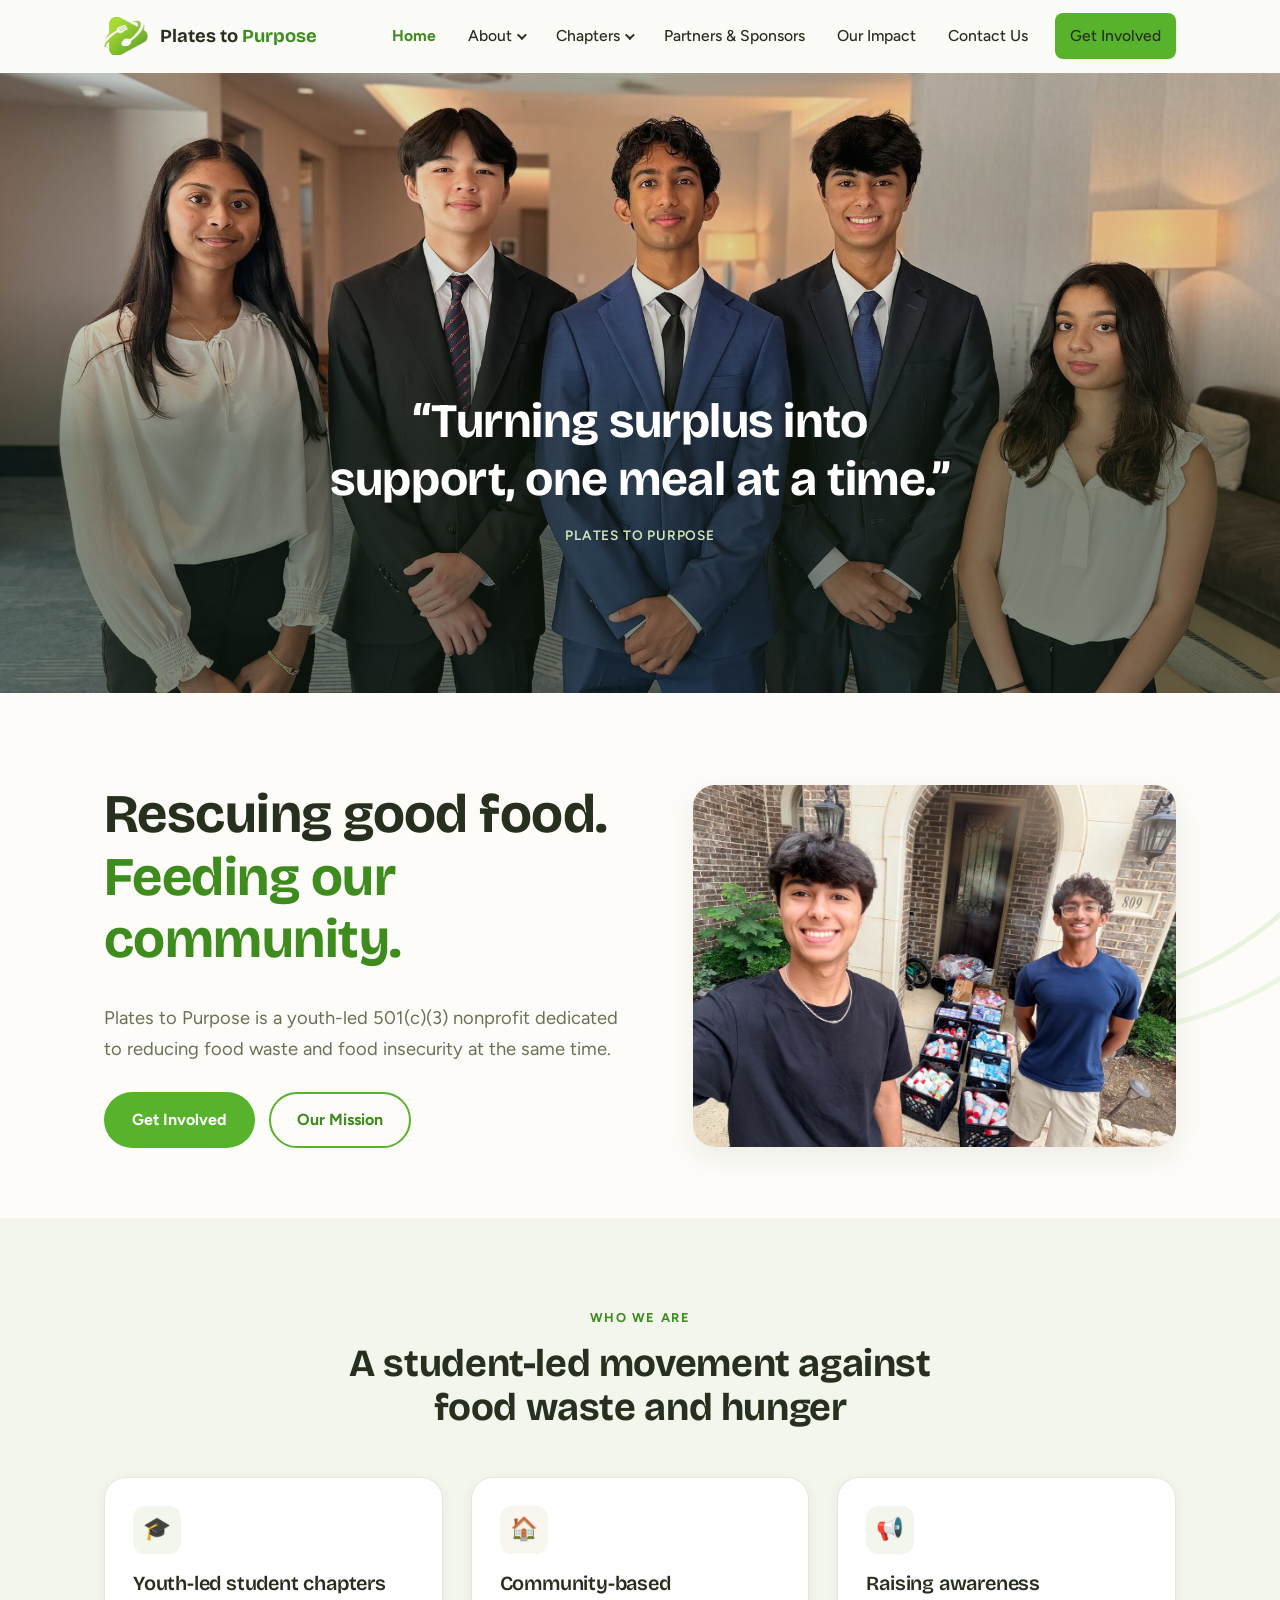
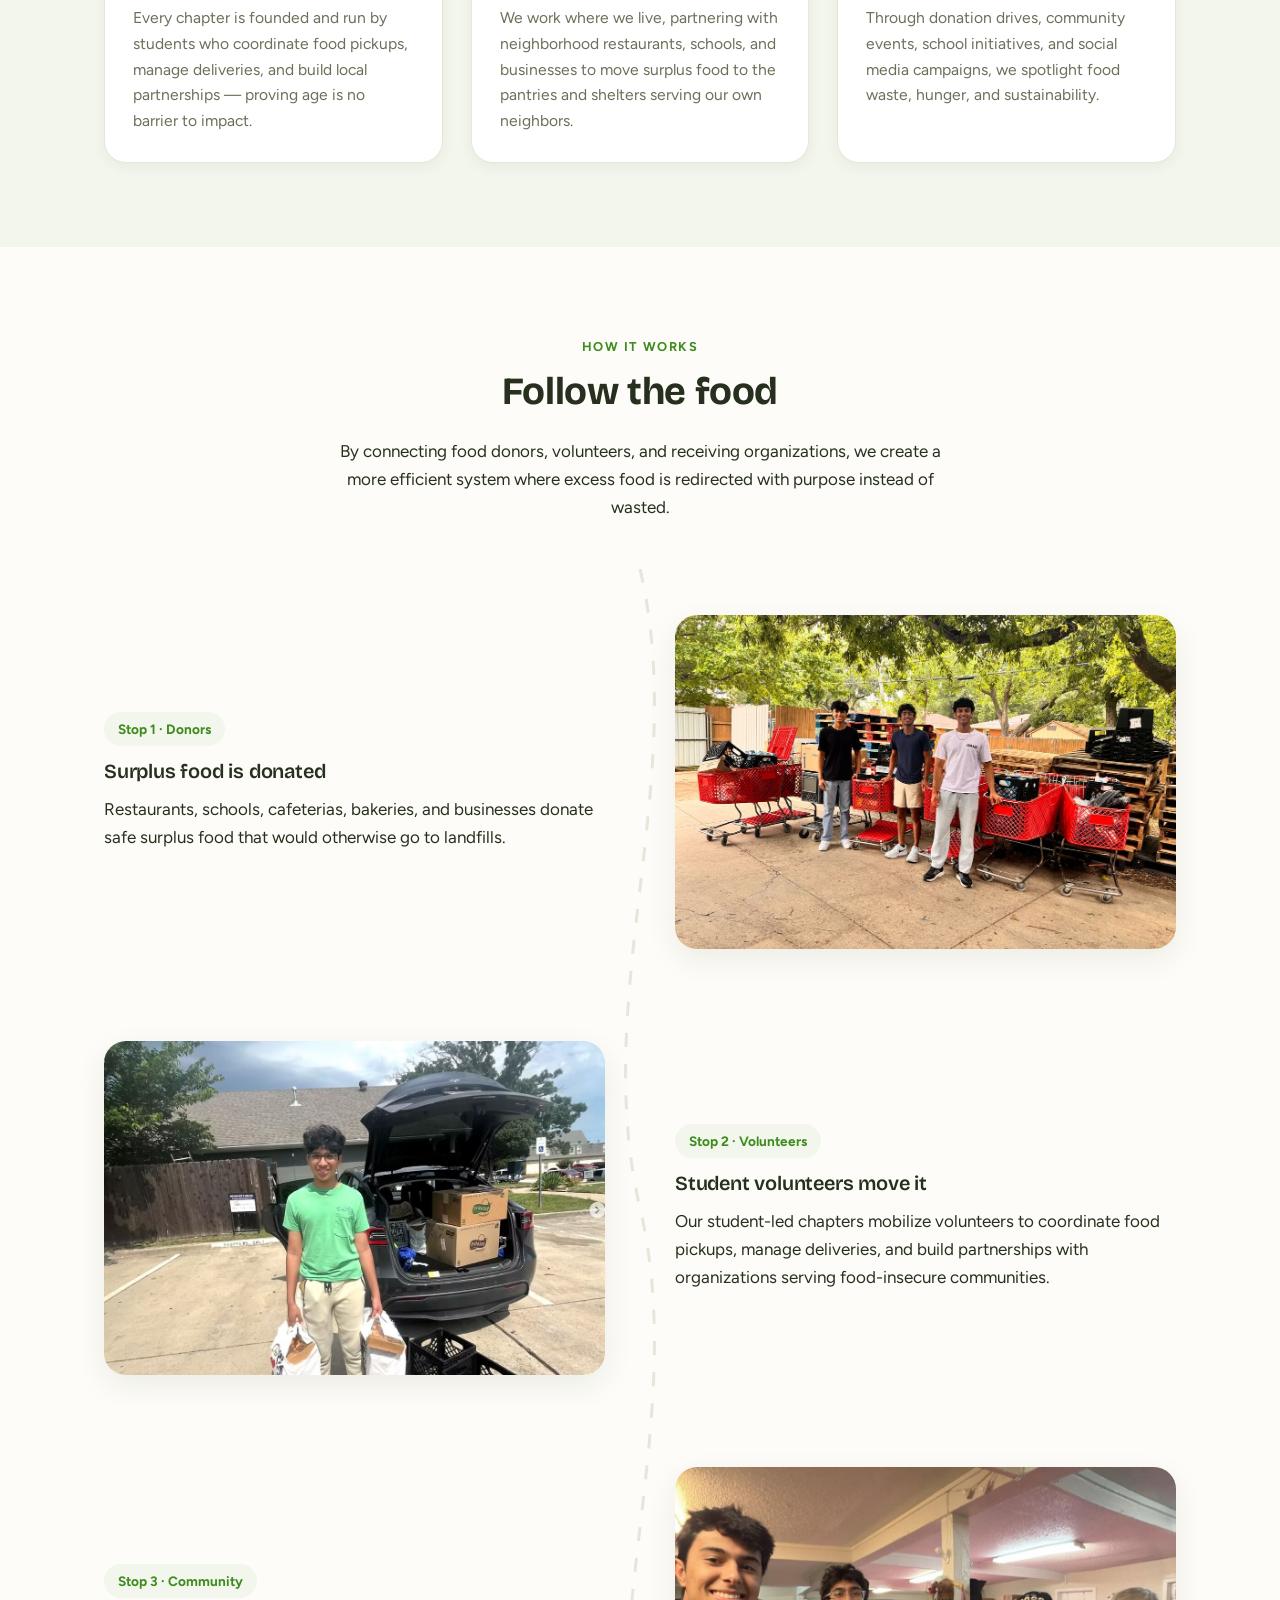
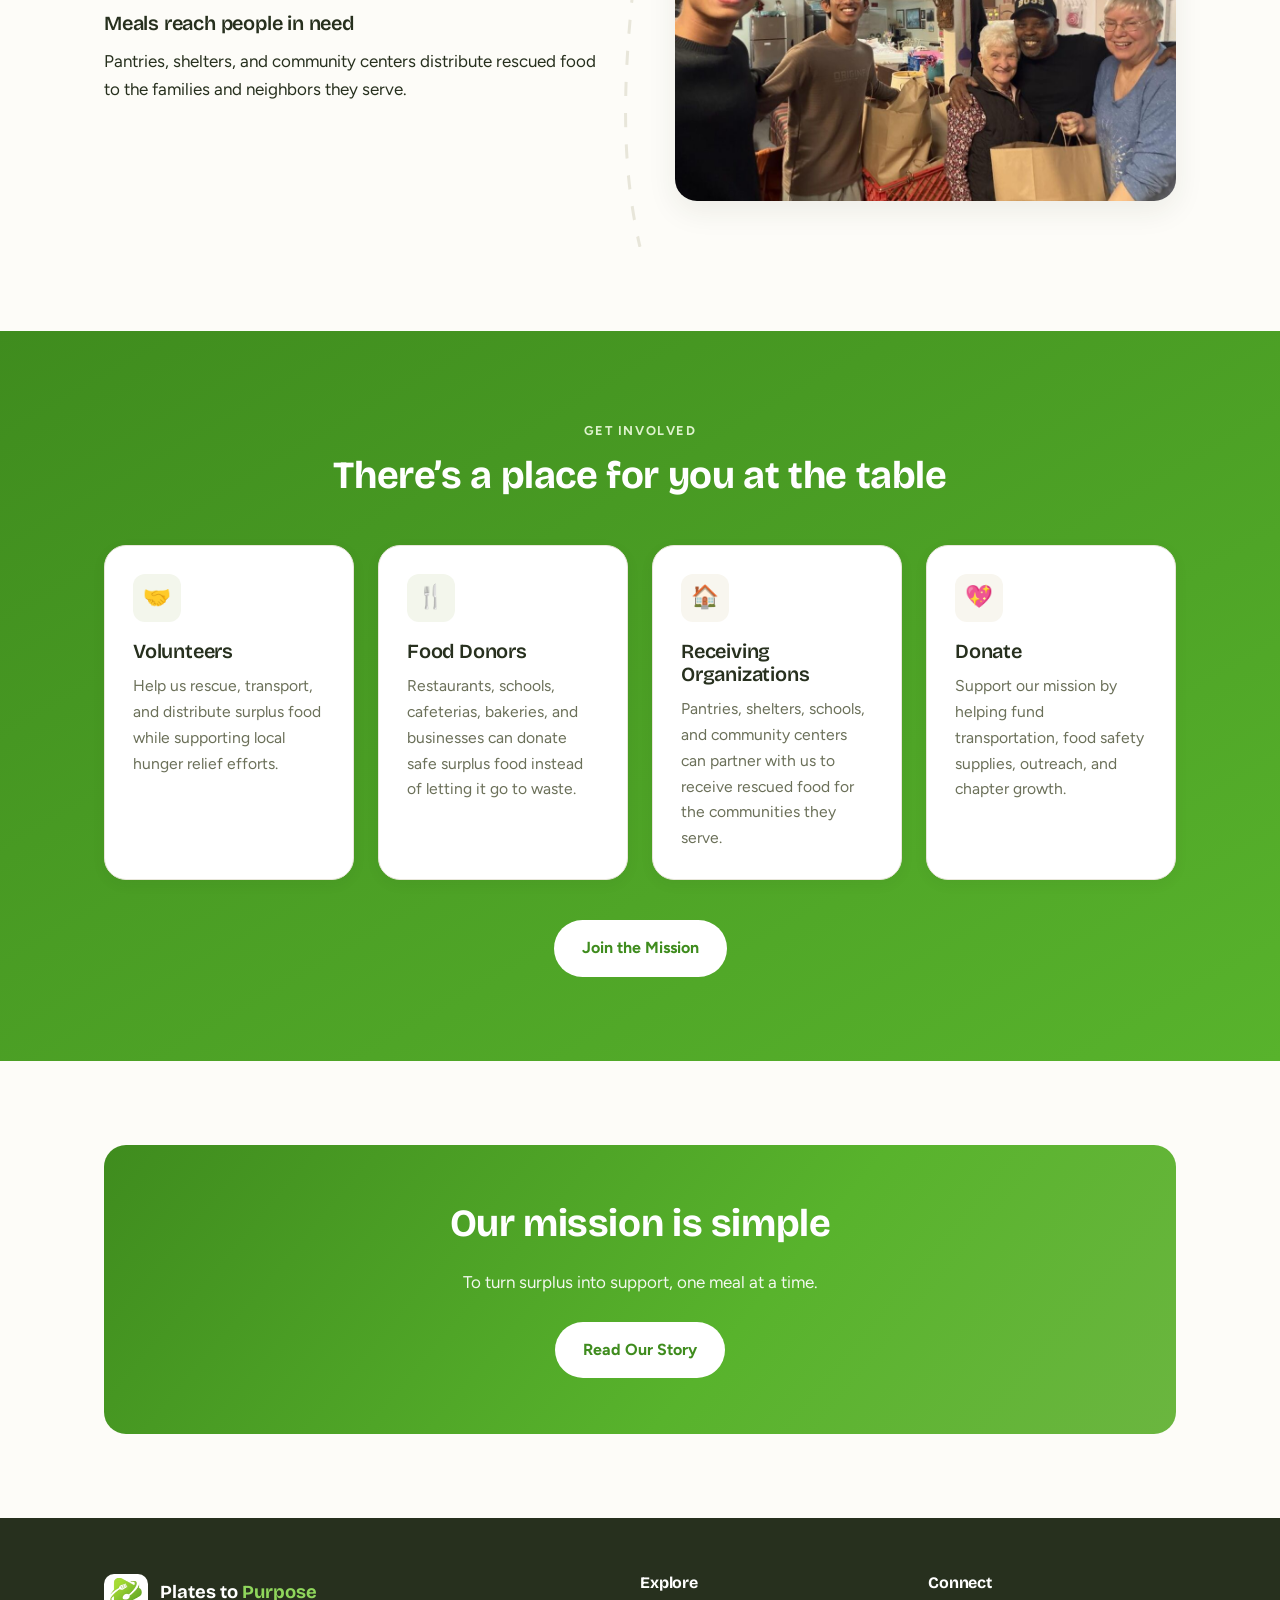
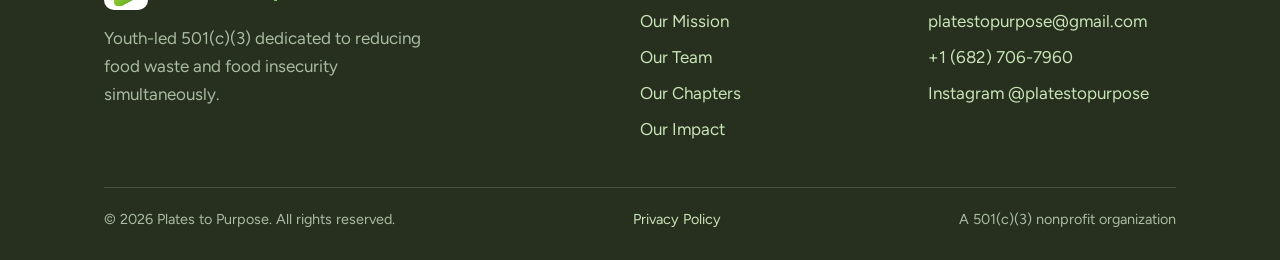
<file: index.html>
<!DOCTYPE html>
<html lang="en">
<head>
  <meta charset="UTF-8">
  <meta name="viewport" content="width=device-width, initial-scale=1.0">
  <title>Plates to Purpose — Turning Surplus into Support</title>
  <meta name="description" content="Plates to Purpose is a youth-led 501(c)(3) nonprofit rescuing surplus food and redistributing it to communities in need across DFW.">
  <link rel="preconnect" href="https://fonts.googleapis.com">
  <link rel="preconnect" href="https://fonts.gstatic.com" crossorigin>
  <link href="https://fonts.googleapis.com/css2?family=Bricolage+Grotesque:wght@500;600;700;800&family=Figtree:wght@400;500;600;700&display=swap" rel="stylesheet">
  <link rel="stylesheet" href="css/styles.css">
</head>
<body data-page="home">

  <header class="site-header" id="site-header"></header>

  <main>

    <!-- ================= HERO BANNER ================= -->
    <!-- Group photo of the PTP team with the tagline overlaid. To swap
         the photo, replace the file at assets/images/photo-team-lineup.jpg. -->
    <section class="hero-banner">
      <img class="hero-banner-photo" src="assets/images/photo-team-lineup.jpg" alt="The Plates to Purpose team">
      <div class="hero-banner-content reveal">
        <h1 class="hero-banner-quote">&ldquo;Turning surplus into support, one meal at a time.&rdquo;</h1>
        <div class="hero-banner-attrib">Plates to Purpose</div>
      </div>
    </section>

    <!-- ================= HERO ================= -->
    <section class="hero">
      <!-- Decorative swoosh echoing the logo orbit -->
      <svg class="hero-swoosh" viewBox="0 0 560 400" fill="none" aria-hidden="true">
        <path d="M20 320 C160 420, 420 380, 540 120" stroke="#58B32C" stroke-width="5" stroke-linecap="round" opacity="0.25"/>
        <path d="M60 360 C200 450, 470 400, 560 180" stroke="#58B32C" stroke-width="5" stroke-linecap="round" opacity="0.2"/>
      </svg>

      <div class="container hero-inner">
        <div class="reveal">
          <h1>Rescuing good food.<br><span>Feeding our community.</span></h1>
          <p class="hero-lede">
            Plates to Purpose is a youth-led 501(c)(3) nonprofit dedicated to
            reducing food waste and food insecurity at the same time.
          </p>
          <div class="hero-actions">
            <a href="contact.html" class="btn btn--green">Get Involved</a>
            <a href="mission.html" class="btn btn--outline">Our Mission</a>
          </div>
        </div>
        <div class="photo hero-photo reveal">
          <img src="assets/images/photo-donation-boxes.jpg" alt="Plates to Purpose volunteers with crates of rescued food donations">
        </div>
      </div>
    </section>

    <!-- ================= WHO WE ARE ================= -->
    <section class="section section--tint">
      <div class="container">
        <div class="section-intro section-intro--center reveal">
          <span class="eyebrow">Who We Are</span>
          <h2>A student-led movement against food waste and hunger</h2>
        </div>
        <div class="grid-3">
          <div class="card reveal">
            <div class="card-icon" aria-hidden="true">&#127891;</div>
            <h3>Youth-led student chapters</h3>
            <p>Every chapter is founded and run by students who coordinate food pickups, manage deliveries, and build local partnerships &mdash; proving age is no barrier to impact.</p>
          </div>
          <div class="card reveal">
            <div class="card-icon card-icon--blue" aria-hidden="true">&#127968;</div>
            <h3>Community-based</h3>
            <p>We work where we live, partnering with neighborhood restaurants, schools, and businesses to move surplus food to the pantries and shelters serving our own neighbors.</p>
          </div>
          <div class="card reveal">
            <div class="card-icon" aria-hidden="true">&#128226;</div>
            <h3>Raising awareness</h3>
            <p>Through donation drives, community events, school initiatives, and social media campaigns, we spotlight food waste, hunger, and sustainability.</p>
          </div>
        </div>
      </div>
    </section>

    <!-- ================= THE RESCUE ROUTE ================= -->
    <!-- Signature scroll element: the dashed path draws itself as you
         scroll, tracing how food moves from donors to the community. -->
    <section class="section route-section">
      <div class="container">

        <div class="section-intro section-intro--center reveal">
          <span class="eyebrow eyebrow--blue">How It Works</span>
          <h2>Follow the food</h2>
          <p>By connecting food donors, volunteers, and receiving organizations, we create a more efficient system where excess food is redirected with purpose instead of wasted.</p>
        </div>

        <!-- The route line lives inside this track so it only spans the steps -->
        <div class="route-track">
          <svg class="route-svg" viewBox="0 0 120 900" preserveAspectRatio="none" aria-hidden="true">
            <path class="route-guide" d="M60 0 C 110 150, 10 300, 60 450 C 110 600, 10 750, 60 900" />
            <path class="route-path"  d="M60 0 C 110 150, 10 300, 60 450 C 110 600, 10 750, 60 900" />
          </svg>

          <div class="route-step">
          <div class="route-text reveal">
            <span class="route-badge">Stop 1 &middot; Donors</span>
            <h3>Surplus food is donated</h3>
            <p>Restaurants, schools, cafeterias, bakeries, and businesses donate safe surplus food that would otherwise go to landfills.</p>
          </div>
          <div class="photo route-photo reveal">
            <img src="assets/images/photo-carts-pickup.jpg" alt="Volunteers collecting carts of donated food">
          </div>
        </div>

        <div class="route-step">
          <div class="route-text reveal">
            <span class="route-badge">Stop 2 &middot; Volunteers</span>
            <h3>Student volunteers move it</h3>
            <p>Our student-led chapters mobilize volunteers to coordinate food pickups, manage deliveries, and build partnerships with organizations serving food-insecure communities.</p>
          </div>
          <div class="photo route-photo reveal">
            <img src="assets/images/photo-trunk-boxes.jpg" alt="A volunteer loading boxes of rescued food into a car">
          </div>
        </div>

        <div class="route-step">
          <div class="route-text reveal">
            <span class="route-badge">Stop 3 &middot; Community</span>
            <h3>Meals reach people in need</h3>
            <p>Pantries, shelters, and community centers distribute rescued food to the families and neighbors they serve.</p>
          </div>
          <div class="photo route-photo reveal">
            <img src="assets/images/photo-pantry-delivery.jpg" alt="Volunteers delivering food donations to a community pantry">
          </div>
        </div>
        </div> <!-- /route-track -->

      </div>
    </section>

    <!-- ================= GET INVOLVED ================= -->
    <section class="section section--green">
      <div class="container">
        <div class="section-intro section-intro--center reveal">
          <span class="eyebrow eyebrow--blue">Get Involved</span>
          <h2>There&rsquo;s a place for you at the table</h2>
        </div>
        <div class="grid-4">
          <div class="card reveal">
            <div class="card-icon" aria-hidden="true">&#129309;</div>
            <h3>Volunteers</h3>
            <p>Help us rescue, transport, and distribute surplus food while supporting local hunger relief efforts.</p>
          </div>
          <div class="card reveal">
            <div class="card-icon" aria-hidden="true">&#127860;</div>
            <h3>Food Donors</h3>
            <p>Restaurants, schools, cafeterias, bakeries, and businesses can donate safe surplus food instead of letting it go to waste.</p>
          </div>
          <div class="card reveal">
            <div class="card-icon card-icon--blue" aria-hidden="true">&#127968;</div>
            <h3>Receiving Organizations</h3>
            <p>Pantries, shelters, schools, and community centers can partner with us to receive rescued food for the communities they serve.</p>
          </div>
          <div class="card reveal">
            <div class="card-icon card-icon--blue" aria-hidden="true">&#128150;</div>
            <h3>Donate</h3>
            <p>Support our mission by helping fund transportation, food safety supplies, outreach, and chapter growth.</p>
          </div>
        </div>
        <div style="text-align:center; margin-top: 40px;" class="reveal">
          <a href="contact.html" class="btn btn--green">Join the Mission</a>
        </div>
      </div>
    </section>

    <!-- ================= CLOSING CTA ================= -->
    <section class="section">
      <div class="container">
        <div class="cta-band reveal">
          <h2>Our mission is simple</h2>
          <p>To turn surplus into support, one meal at a time.</p>
          <a href="mission.html" class="btn btn--green">Read Our Story</a>
        </div>
      </div>
    </section>

  </main>

  <footer class="site-footer" id="site-footer"></footer>

  <script src="js/layout.js"></script>
  <script src="js/scroll.js"></script>
</body>
</html>
</file>
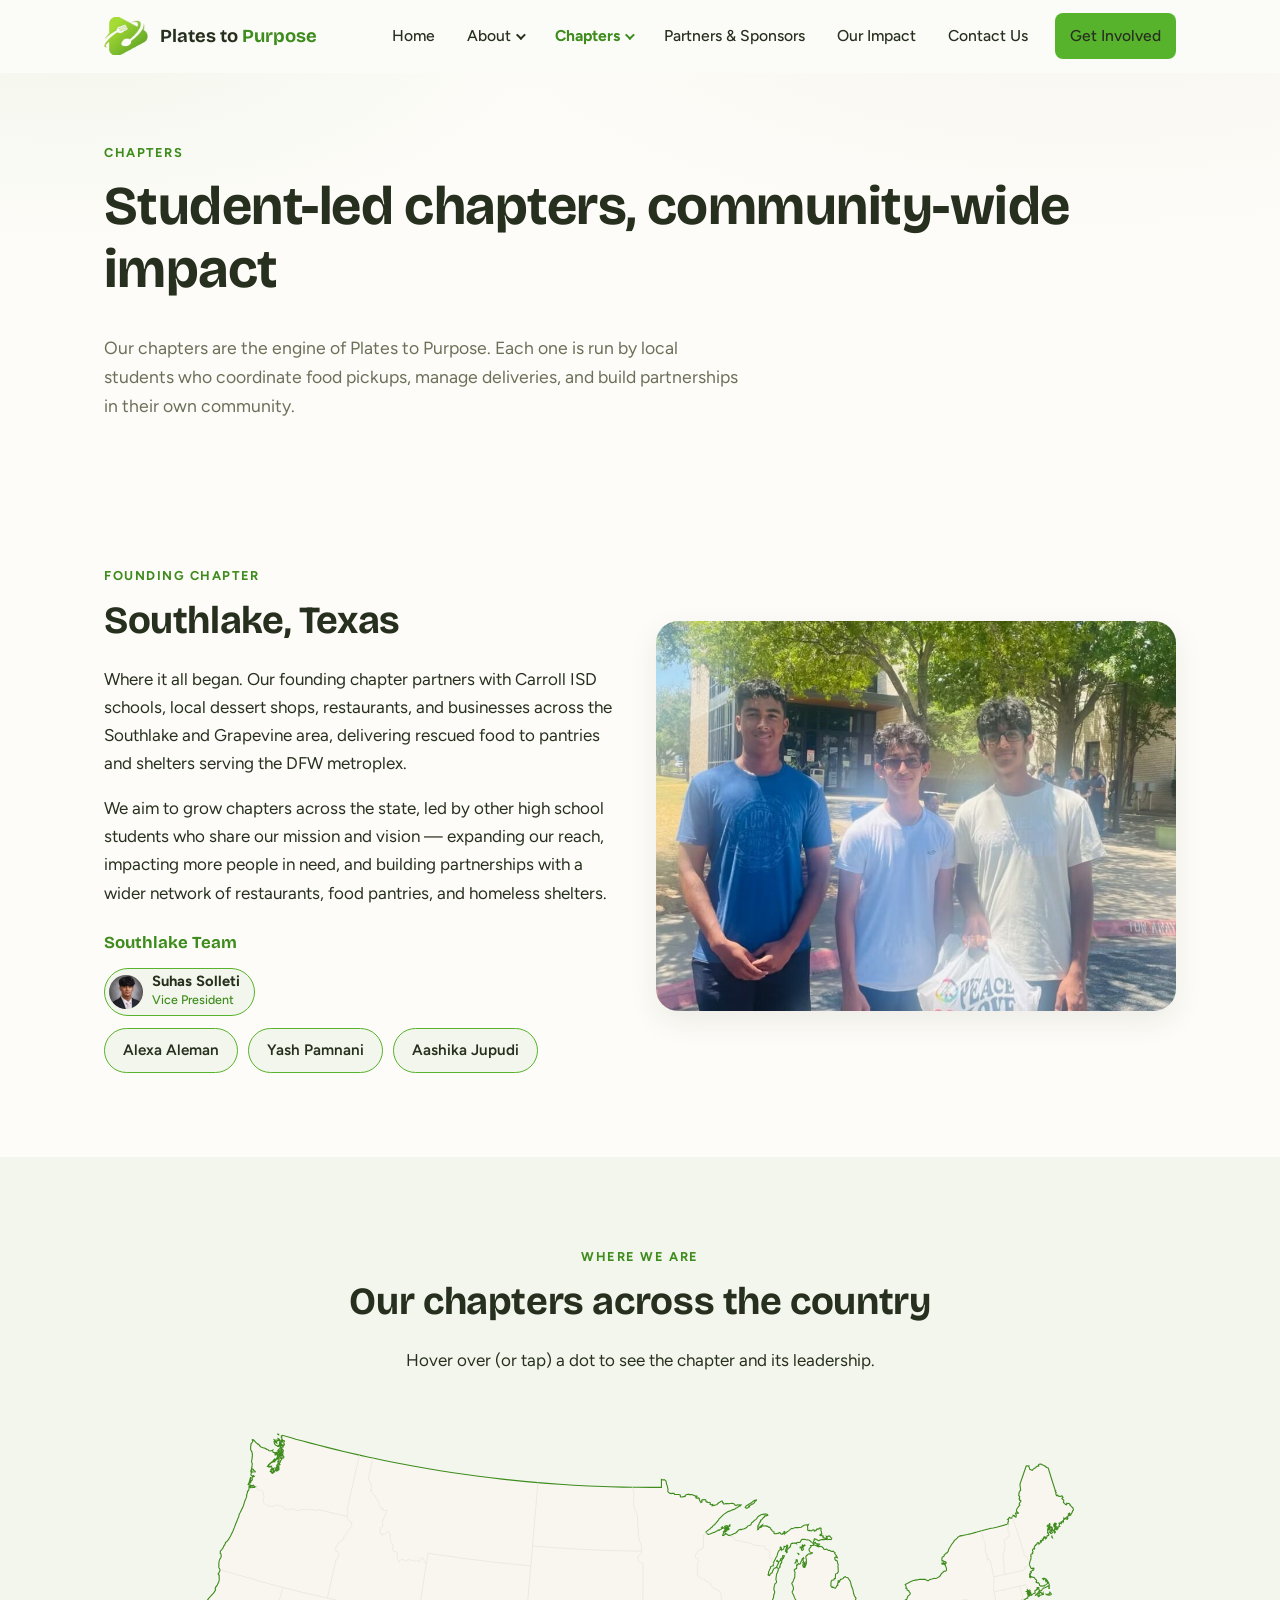
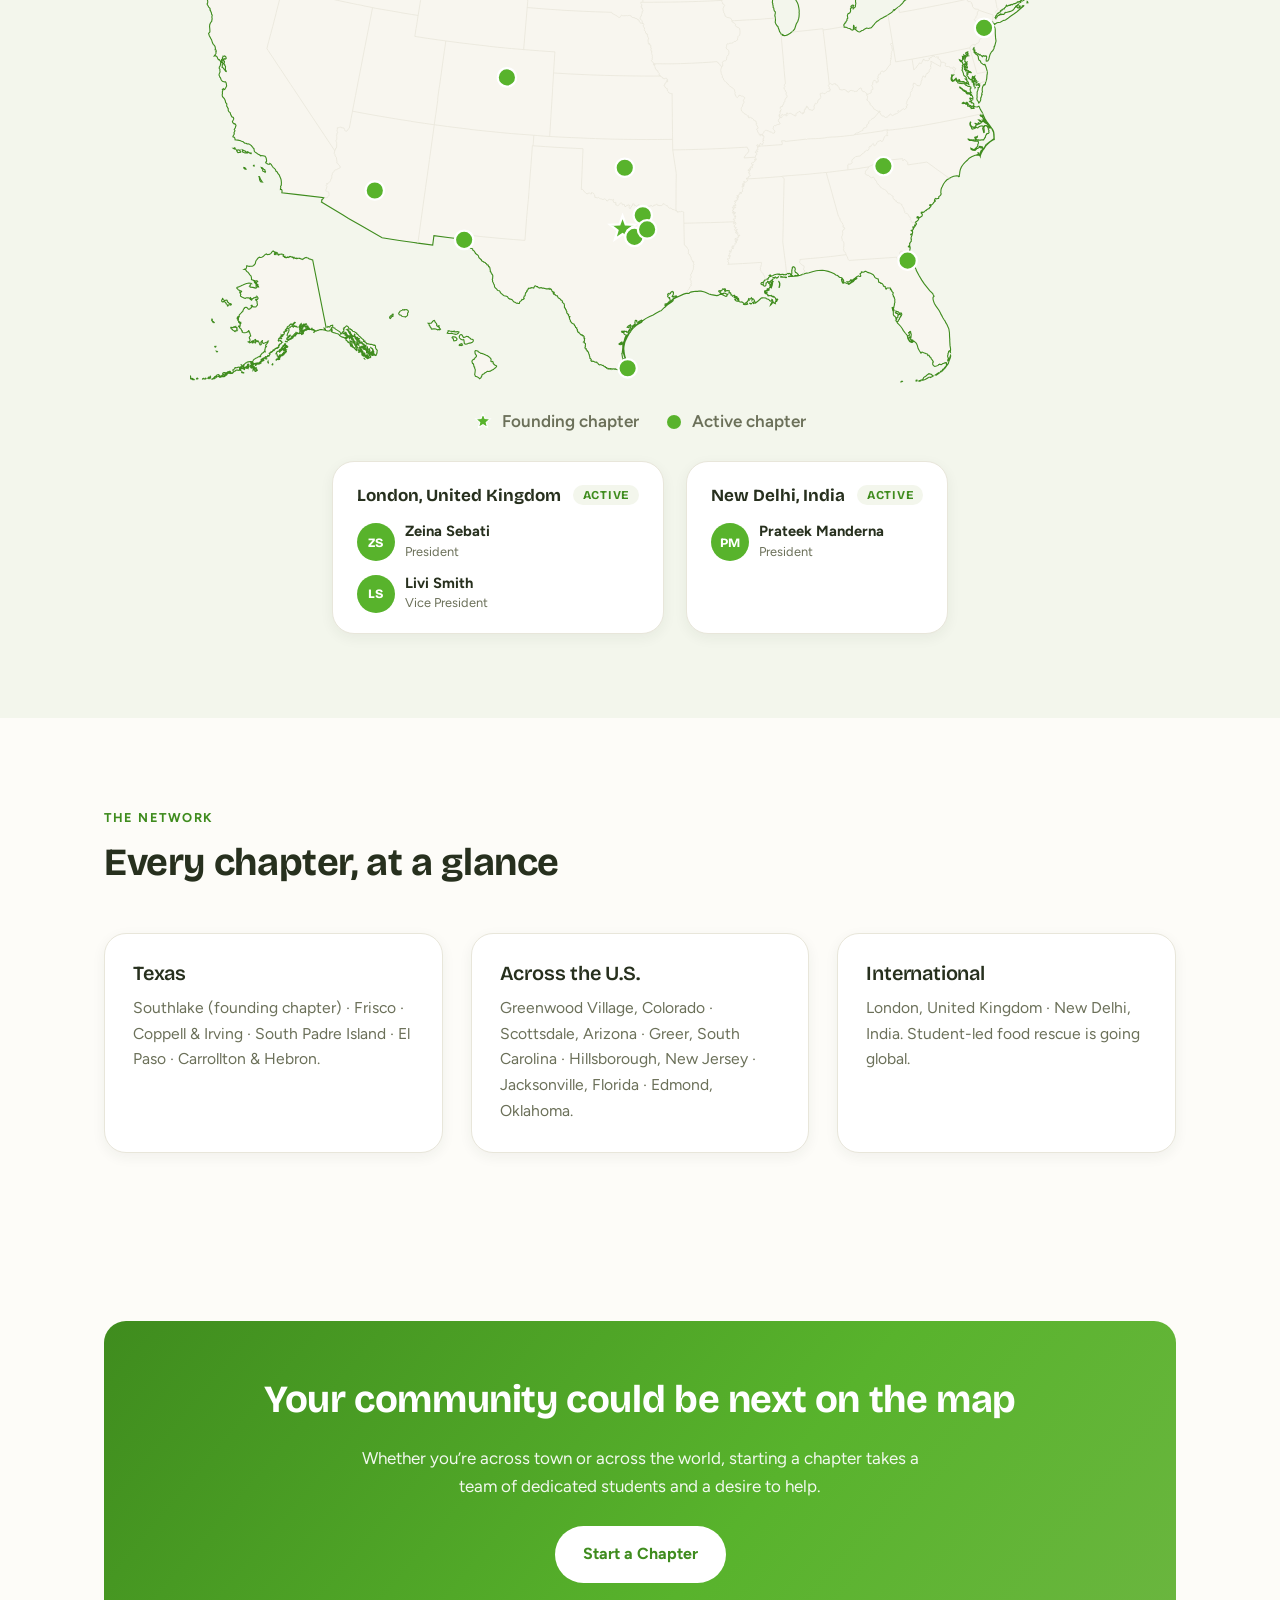
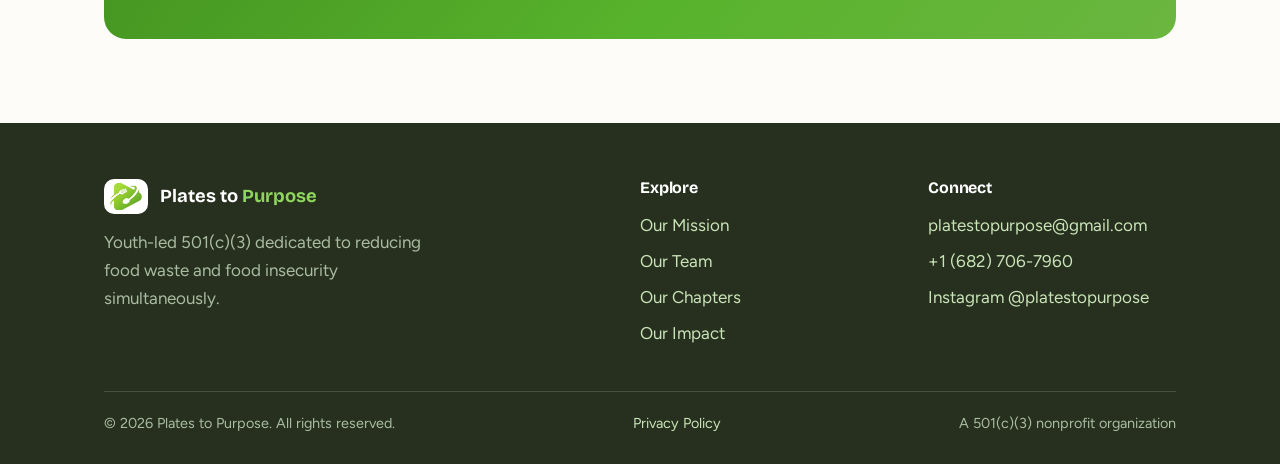
<file: chapters.html>
<!DOCTYPE html>
<html lang="en">
<head>
  <meta charset="UTF-8">
  <meta name="viewport" content="width=device-width, initial-scale=1.0">
  <title>Our Chapters — Plates to Purpose</title>
  <meta name="description" content="Plates to Purpose chapters bring student-led food rescue to new communities.">
  <link rel="preconnect" href="https://fonts.googleapis.com">
  <link rel="preconnect" href="https://fonts.gstatic.com" crossorigin>
  <link href="https://fonts.googleapis.com/css2?family=Bricolage+Grotesque:wght@500;600;700;800&family=Figtree:wght@400;500;600;700&display=swap" rel="stylesheet">
  <link rel="stylesheet" href="css/styles.css">
</head>
<body data-page="chapters">

  <header class="site-header" id="site-header"></header>

  <main>

    <section class="page-hero">
      <div class="container reveal">
        <span class="eyebrow">Chapters</span>
        <h1>Student-led chapters, community-wide impact</h1>
        <p>
          Our chapters are the engine of Plates to Purpose. Each one is run by
          local students who coordinate food pickups, manage deliveries, and
          build partnerships in their own community.
        </p>
      </div>
    </section>

    <!-- ================= FOUNDING CHAPTER ================= -->
    <section class="section">
      <div class="container">
        <div class="grid-2" style="align-items:center;">
          <div class="reveal">
            <span class="eyebrow">Founding Chapter</span>
            <h2>Southlake, Texas</h2>
            <p>
              Where it all began. Our founding chapter partners with Carroll ISD
              schools, local dessert shops, restaurants, and businesses across
              the Southlake and Grapevine area, delivering rescued food to
              pantries and shelters serving the DFW metroplex.
            </p>
            <p>
              We aim to grow chapters across the state, led by other high school
              students who share our mission and vision &mdash; expanding our
              reach, impacting more people in need, and building partnerships
              with a wider network of restaurants, food pantries, and homeless
              shelters.
            </p>
            <!-- Southlake chapter members (names only). To update, edit this list. -->
            <div class="chapter-team">
              <div class="chapter-team-label">Southlake Team</div>
              <!-- Suhas featured with photo; others as name chips.
                   To add a photo for another member, follow the same pattern. -->
              <div class="chapter-team-featured">
                <div class="chapter-lead">
                  <img class="chapter-lead-photo" src="assets/images/leader-suhas.jpg" alt="Suhas Solleti">
                  <div>
                    <div class="chapter-lead-name">Suhas Solleti</div>
                    <div class="chapter-lead-role">Vice President</div>
                  </div>
                </div>
              </div>
              <div class="chapter-team-names">
                <span>Alexa Aleman</span>
                <span>Yash Pamnani</span>
                <span>Aashika Jupudi</span>
              </div>
            </div>
          </div>
          <div class="photo reveal" style="aspect-ratio: 4 / 3;">
            <img src="assets/images/photo-volunteers-outdoors.jpg" alt="Southlake chapter volunteers outdoors">
          </div>
        </div>
      </div>
    </section>

    <!-- ================= CHAPTER MAP ================= -->
    <section class="section section--tint">
      <div class="container">
        <div class="section-intro section-intro--center reveal">
          <span class="eyebrow">Where We Are</span>
          <h2>Our chapters across the country</h2>
          <p>Hover over (or tap) a dot to see the chapter and its leadership.</p>
        </div>

      <!-- US map (AlbersUSA projection, viewBox 975x610), generated from
           the us-atlas dataset. To add a chapter dot: copy a <circle> below,
           set data-name, and adjust cx/cy (x grows east, y grows south —
           e.g. Southlake TX is at 468,441 and Hillsborough NJ at 860,223). -->
      <div class="map-wrap reveal">
        <svg class="us-map" viewBox="0 0 975 610" role="img" aria-label="Map of Plates to Purpose chapters across the United States">
          <path class="map-nation" d="M647.957,492.431L651.827,491.507L651.857,491.015L652.902,491.711L652.317,492.309L651.591,492.055L650.334,492.198L648.961,492.644ZM780.172,466.053L780.486,466.261L780.547,468.486L781.029,470.23L780.818,470.698L781.584,471.073L782.145,472.864L782.552,475.034L785.316,482.288L786.61,484.633L786.764,485.616L789.633,491.127L792.751,496.316L795.489,500.397L801.344,507.578L804.655,510.98L805.136,512.143L806.105,513.62L805.009,514.922L804.895,516.005L805.097,517.685L805.859,520.121L806.587,521.891L808.182,524.484L811.529,529.224L813.129,532.224L813.755,533.772L814.205,534.267L815.44,536.814L817.147,539.516L818.005,540.668L818.739,542.392L820.025,544.317L822.084,549.035L822.773,553.532L822.831,556.955L823.146,561.02L823.047,561.762L823.385,567.309L823.928,570.527L823.966,572.087L823.714,573.714L823.855,574.552L823.343,574.188L823.399,573.18L822.969,572.861L821.88,573.533L821.473,575.596L821.088,575.993L821.218,577.223L820.759,578.082L820.859,579.59L821.33,580.157L821.329,581.056L821.82,581.287L821.401,582.392L820.854,582.737L820.936,583.681L822.355,582.683L823.571,578.687L823.953,577.821L824.084,578.601L823.763,580.278L821.971,584.915L821.569,586.584L820.021,588.656L817.949,591.709L816.382,593.252L816.124,593.061L818.253,590.333L819.16,589.403L819.51,588.311L819.477,586.735L819.744,586.066L819.231,585.702L818.603,586.02L818.007,585.61L817.622,586.025L815.189,586.852L814.285,587.799L813.641,588.021L812.178,587.379L810.892,587.839L810.502,588.702L808.568,589.362L806.891,589.745L805.482,588.953L804.689,587.752L804.6,586.225L804.861,585.013L805.311,585L805.017,584.091L803.844,582.382L802.896,581.613L802.941,580.943L802.169,579.853L801.268,579.369L800.648,577.806L800.155,577.532L799.394,577.943L798.436,576.119L796.589,575.799L796.468,575.505L794.821,575.016L793.125,574.201L792.358,574.572L791.886,575.405L790.352,573.177L788.831,570.515L787.969,567.264L787.146,565.257L786.474,564.243L784.116,562.386L783.291,562.332L783.071,561.348L782.134,561.037L782.315,562.261L781.329,562.622L781.07,561.37L780.171,559.292L779.158,558.443L779.308,557.952L780.259,557.871L781.021,558.521L781.369,555.359L780.981,553.733L780.363,553.55L780.25,552.784L780.8,552.507L780.423,551.956L779.567,552.16L779.298,552.846L778.534,553.173L779.529,555.924L778.933,556.402L777.515,556.825L777.292,557.835L777.083,556.399L776.509,555.504L775.018,553.881L772.649,550.758L771.741,549.049L769.987,546.558L767.637,543.974L766.478,543.041L766.033,541.968L765.15,540.897L765.919,541.161L766.072,541.727L767.069,540.999L767.592,539.514L768.377,538.854L769.041,536.839L769.879,536.052L769.673,535.631L770.604,534.987L771.159,533.26L770.594,531.87L768.963,531.692L769.632,533.813L767.975,533.461L768.311,532.747L768.061,531.507L767.597,530.809L764.688,529.828L764.936,531.068L764.225,531.717L765.112,532.318L766.273,532.272L767.36,534.274L766.758,535.183L766.927,536.375L766.714,536.934L765.224,537.262L765.095,537.907L765.7,538.567L765.136,539.234L764.741,538.506L764.66,536.891L763.428,535.397L762.713,534.988L761.985,533.952L761.926,530.392L761.392,529.172L760.667,526.056L761.306,525.947L761.556,527.737L762.08,529.409L762.742,529.454L762.045,526.55L762.587,525.749L762.547,524.949L762.998,524.023L762.895,523.291L763.258,522.259L763.152,521.508L763.665,520.513L763.489,518.751L763.618,517.102L763.013,515.891L763.002,514.792L762.002,514.363L762.172,513.514L761.239,511.503L761.914,510.151L760.132,508.239L760.26,507.611L759.547,506.63L758.833,506.67L759.097,505.985L758.894,505.05L758.366,504.868L754.991,504.883L754.492,505.954L754.009,506.099L753.11,504.256L753.203,503.359L752.133,502.876L751.264,502.817L750.958,501.62L750.314,500.567L749.423,499.802L748.353,499.829L747.887,499.026L746.077,498.324L745.791,496.179L745.338,494.922L744.478,494.898L743.68,494.257L742.725,494.049L741.659,492.989L741.553,492.177L740.834,491.583L740.355,490.642L739.264,489.919L737.151,488.973L734.178,487.938L732.177,486.717L731.414,486.853L729.679,487.721L727.444,487.429L727.458,488.115L725.806,489.676L726.672,491.516L726.529,492.084L725.846,492.305L724.76,492.144L724.348,491.683L722.72,492.313L720.719,493.989L716.464,497.087L716.038,497.098L716.429,496.188L715.7,496.038L715.297,496.851L714.337,497.768L711.806,498.041L712.829,498.885L713.055,499.605L714.229,499.9L716.217,498.628L718.163,497.613L719.864,495.761L720.105,495.988L718.609,497.776L716.741,498.841L714.43,500.407L713.618,500.776L712.84,500.218L711.666,499.921L709.937,499.118L708.586,499.134L707.453,499.812L706.335,498.092L705.726,495.825L706.195,494.948L706.424,496.984L707.043,498.7L707.583,499.071L708.2,498.236L708.058,496.348L706.636,494.447L705.244,493.425L704.025,493.306L702.889,492.646L701.617,491.393L699.628,490.688L697.944,489.515L694.882,487.979L691.444,486.85L687.255,485.909L685.053,485.741L680.692,485.824L678.399,486.147L675.165,486.95L670.716,488.332L668.507,488.831L668,488.682L663.685,490.073L661.088,490.989L658.329,491.7L654.416,492.113L655.608,491.209L656.491,491.643L658.895,490.907L659.047,490.227L657.918,489.384L657.356,488.59L655.881,487.795L655.243,486.086L655.748,484.592L655.412,483.13L654.845,482.238L653.4,481.732L652.431,482.716L652.632,483.444L652.097,484.606L652.234,485.398L651.867,486.056L652.03,488.865L651.578,490.195L650.535,490.36L650.547,489.654L649.085,488.99L648.062,489.386L647.677,488.967L646.453,489.497L646.223,490.142L645.71,489.889L645.073,490.723L643.772,490.297L642.886,490.661L642.49,490.104L641.221,490.065L639.997,490.61L638.315,489.779L638.217,490.334L636.692,489.705L635.159,489.878L633.029,490.563L631.129,491.523L629.075,492.315L629.28,491.244L628.54,490.709L627.597,491.303L628.25,491.59L628.375,492.365L626.701,493.597L626.248,495.194L625.604,495.043L624.713,495.417L623.567,496.179L622.997,496.081L621.877,497.251L621.785,498L620.962,498.348L621.224,499.113L619.235,498.912L618.519,499.838L618.956,501.139L620.235,501.251L621.118,500.704L620.912,501.871L621.519,502.496L622.6,502.796L623.501,502.52L623.885,501.927L624.104,499.937L623.946,499.694L625.561,498.528L625.713,497.657L627.023,498.231L627.928,498.051L627.956,498.46L626.808,499.205L626.853,499.867L627.931,500.124L628.225,501.297L629.261,500.95L629.922,499.3L631.081,499.706L630.876,500.796L629.962,500.861L629.178,501.777L630.723,501.629L630.552,502.208L628.4,502.79L629.406,504.01L630.151,503.527L629.739,504.71L629.069,504.249L628.067,504.104L627.296,505.233L627.358,507.163L626.73,507.304L626.192,505.661L625.415,505.694L625.361,506.988L626.356,508.053L625.394,507.474L624.399,507.444L623.857,507.813L622.79,507.767L624.112,508.44L624.154,509.063L622.465,508.219L622.498,508.705L623.387,509.271L622.557,509.6L622.672,510.256L623.497,510.905L624.925,511.023L624.884,511.456L625.764,511.865L625.739,512.531L626.295,513.391L626.893,512.764L627.275,513.148L628.835,513.079L630.014,513.66L630.186,513.062L631.728,514.731L632.446,513.82L634.302,515.854L634.385,517L634.83,517.222L636.067,516.585L636.622,517.345L634.94,517.761L634.845,518.412L635.985,518.387L635.491,519.439L634.676,519.03L633.958,520.956L634.162,521.8L632.618,521.208L632.4,520.15L631.809,519.88L629.793,522.716L628.781,523.586L629.189,522.251L629.79,521.643L630.08,520.685L630.691,520.233L630.617,519.184L631.225,518.692L631.084,517.706L630.341,517.29L630.142,518.514L629.045,519.157L628.154,518.653L627.057,517.225L624.588,516.554L623.82,515.726L619.807,515.347L618.974,515.674L615.745,518.67L612.614,521.108L612.105,520.943L612.341,520.129L611.469,519.87L611.279,519.081L611.702,518.997L610.733,517.104L609.921,516.626L609.284,516.683L609.387,517.223L608.861,517.957L608.915,516.471L608.142,515.423L607.293,516.722L606.284,516.507L605.812,516.963L605.281,516.389L604.885,516.938L605.665,518.123L604.809,518.094L604.341,518.647L604.117,519.713L603.54,519.609L603.247,520.738L602.665,520.536L601.35,521.252L601.004,522.753L599.849,522.504L600.182,522.077L599.187,520.824L597.849,519.783L597.081,520.077L595.212,519.765L594.468,519.16L592.681,519.017L591.52,518.587L590.327,517.476L591.165,517.161L591.605,516.008L592.184,516.213L593.086,517.182L593.561,516.729L593.558,518.056L594.639,518.332L594.252,516.323L592.558,515.16L592.517,514.343L591.73,514.246L591.132,515.076L590.223,515.374L590.326,514.569L589.624,514.74L589.799,513.97L590.41,513.394L589.664,512.65L587.658,513.723L586.876,512.199L586.175,512.388L585.643,510.11L583.804,510.176L584.199,509.514L584.193,507.855L581.92,507.646L581.01,507.881L579.631,508.684L579.088,507.595L579.618,506.771L580.185,506.805L580.005,505.915L578.869,505.808L577.9,506.28L577.249,505.917L577.141,506.702L575.476,507.475L574.515,508.178L574.066,507.572L572.808,507.935L572.833,508.558L573.492,509.117L574.77,509.221L574.158,509.832L574.774,511.036L576.171,510.569L576.539,510.904L575.631,511.215L576.072,511.587L573.813,511.797L572.011,512.825L570.602,513.056L564.752,512.044L562.247,511.313L558.152,509.478L556.507,508.906L553.588,508.214L551.254,508.185L550.273,508.486L547.727,508.418L543.643,509.01L542.448,509.293L540.634,510.369L540.64,510.641L537.386,510.654L534.785,511.487L525.79,515.697L523.821,516.914L523.126,517.976L522.059,517.854L523.602,516.45L524.228,515.525L525.15,515.531L525.782,515.152L526.336,514.247L526.978,514.549L527.755,514.381L526.676,513.325L522.866,514.432L522.293,513.933L523.473,512.163L523.735,510.599L523.715,509.156L522.866,509.07L522.506,508.626L521.313,509.207L520.616,510.015L520.345,510.993L519.289,511.474L518.855,510.582L517.591,511.473L517.457,512.157L518.1,512.774L517.403,513.756L518.122,514.82L519.543,515.136L519.13,516.193L519.915,516.574L520.074,518.092L519.948,519.399L519.386,520.01L518.744,519.822L517.409,521.22L515.856,522.501L515.638,521.997L514.715,522.161L514.587,523.876L515.019,524.379L515.937,523.513L517.775,522.229L517.984,521.856L520.238,519.903L521.298,519.442L521.287,518.565L523.137,518.833L521.732,520.04L517.356,523.071L515.661,524.431L515.38,524.921L513.114,526.712L510.28,529.516L509.209,529.678L504.29,532.542L501.79,534.105L497.995,535.84L493.619,538.013L491.173,539.698L490.237,540.511L489.152,541.945L485.328,544.08L483.59,545.389L480.177,548.372L477.84,551.126L477.027,552.728L476.002,553.862L473.56,558.122L471.768,561.92L470.934,564.371L470.153,568.082L469.977,570.172L470.021,572.168L470.549,576.146L471.519,580.166L472.365,582.77L473.484,587.213L474.232,592.247L473.727,591.333L473.394,588.488L472.558,584.823L471.789,581.872L470.032,581.538L471.36,581.035L470.723,579.42L470.307,577.73L469.673,576.017L469.483,573.962L469.596,571.29L469.558,568.926L470.436,563.588L471.648,560.114L473.064,557.262L474.095,555.916L474.84,554.237L475.427,553.564L475.293,552.65L476.252,550.992L477.56,550.268L478.219,549.401L479.542,546.948L481.57,545.839L482.155,544.814L483.307,544.785L485.84,542.762L487.499,541.82L489.227,541.381L488.943,540.544L489.592,539.983L488.948,539.669L487.794,540.46L486.353,541.132L485.558,541.905L484.335,541.994L483.909,541.213L483.918,540.047L482.627,539.803L482.191,540.403L482.178,542.035L481.814,542.518L482.239,543.319L481.945,544.016L480.496,545.091L479.26,546.265L478.684,546.278L477.393,545.682L477.186,544.844L474.868,546.003L473.626,547.289L475.135,547.735L476.878,546.648L477.439,548.092L476.929,548.533L474.134,552.83L473.266,552.858L472.846,551.785L471.326,551.958L471.042,551.605L468.726,551.785L467.935,551.539L467.49,552.27L468.347,552.905L469.432,552.941L470.232,552.622L469.924,553.861L470.417,554.799L471.494,555.475L472.72,555.841L471.305,558.655L470.31,562.229L469.408,564.271L467.945,564.773L467.428,565.288L466.633,564.926L467.658,564.535L467.894,563.395L467.313,563.328L466.867,563.922L464.733,565.34L465.014,565.965L466.756,566.305L468.587,565.597L469.17,565.567L468.772,567.809L468.99,567.89L468.639,571.799L468.139,575.8L467.845,575.854L468.509,580.316L469.077,581.582L469.127,583.208L469.787,583.237L471.42,587.418L471.781,587.984L471.105,588.883L471.391,589.544L471.301,590.741L471.872,592.14L473.345,592.372L473.411,593.049L474.301,592.712L474.419,595.167L472.721,595.01L471.758,595.152L471.753,595.519L470.198,595.729L469.726,597.634L468.25,597.4L467.744,596.62L466.635,596.544L466.209,595.475L465.397,595.385L464.1,593.47L461.815,593.197L461.015,592.544L459.757,592.694L459.246,592.375L457.542,592.669L457.254,592.315L456.295,592.314L456.061,592.869L455.336,592.254L453.854,592.492L453.274,592.054L452.821,592.468L451.797,592.058L451.221,591.465L451.454,590.987L450.274,590.939L450.074,590.084L448.968,590.076L447.457,588.587L446.789,588.782L444.973,587.806L443.562,588.192L442.624,587.489L441.558,586.124L440.827,585.948L440.699,585.306L440.118,585.057L438.786,585.307L437.27,584.351L436.386,584.381L435.81,583.976L434.917,584.314L434.283,583.443L434.755,582.49L434.057,581.384L433.258,581.106L433.101,579.203L432.689,578.376L432.521,576.841L431.952,576.337L431.911,575.387L431.441,574.131L430.228,573.256L430.395,572.661L429.463,572.124L428.977,571.39L429.356,571.016L428.585,570.097L427.934,569.938L427.897,568.928L428.356,568.344L428.184,567.058L428.495,566.507L428.265,564.83L427.118,564.304L427.217,563.59L426.353,563.344L427.029,562.787L427.453,561.134L427.257,560.525L427.59,559.373L426.654,559.145L427.072,557.685L426.244,556.528L425.727,556.78L425.253,555.869L424.588,556.193L423.965,555.412L423.237,555.5L422.003,553.704L421.361,553.465L421.173,552.719L420.588,552.87L419.895,552.104L419.934,551.134L419.449,550.609L419.699,549.822L418.799,548.852L418.981,547.946L417.768,547.585L417.33,545.992L416.628,545.515L416.11,544.131L413.637,542.993L413.395,541.951L412.89,541.967L412.007,540.78L412.184,540.048L411.052,538.051L411.309,537.148L410.699,536.361L411.37,535.827L410.519,535.574L409.917,534.631L410.239,533.887L409.262,533.296L409.363,532.658L408.316,532.064L408.077,531.059L408.258,530.269L407.71,529.736L407.493,528.304L407.065,528.264L406.506,526.522L405.936,526.475L405.553,525.54L405.697,524.066L405.3,521.98L404.064,521.022L403.392,520.208L403.619,519.946L403.049,518.533L401.457,517.652L401.345,517.061L400.186,516.103L398.935,515.55L398.1,513.867L398.122,513.458L396.303,512.95L395.925,512.071L394.305,511.845L394.579,510.747L394.507,509.474L394.159,509.357L393.663,510.638L393.268,510.089L393.467,509.065L392.296,508.472L391.497,506.317L390.929,506.363L390.33,505.703L389.384,506.137L388.941,505.251L388.346,505.744L385.721,505.842L384.418,505.157L383.986,505.287L382.954,504.794L381.387,504.971L380.57,504.45L379.363,504.511L379.054,504.921L377.248,504.395L376.536,503.371L375.617,503.37L374.26,502.498L373.251,502.783L372.401,504.896L370.03,504.363L369.346,505.039L368.867,504.791L367.273,505.306L366.793,505.077L366.155,506.087L366.265,506.545L365.292,507.258L365.223,508.23L364.729,508.195L364.506,509.332L363.687,509.86L363.711,510.506L363.135,511.598L363.204,512.619L362.783,513.527L362.067,513.573L361.753,514.956L361.347,515.65L362.025,516.129L361.617,516.841L360.286,517.486L359.587,517.279L358.994,518.543L357.725,519.289L357.175,519.951L356.769,521.56L355.761,521.641L354.575,521.258L353.492,521.39L352.565,520.42L350.682,519.805L348.935,517.499L347.283,516.722L346.561,516.821L345.061,515.956L343.907,514.357L343.025,513.815L340.297,513.177L339.139,512.532L337.896,511.233L337.138,510.934L335.93,509.245L335.971,508.779L335.061,507.781L333.591,507.515L332.79,506.916L332.496,506.224L330.515,504.521L329.956,503.629L329.656,501.448L328.911,500.284L328.525,499.074L327.723,497.766L327.828,496.62L327.439,495.467L327.988,494.107L327.874,493.038L328.112,491.982L327.743,490.615L327.028,489.961L326.897,489.086L326.059,488.244L326.043,487.654L325.197,486.908L325.397,486.279L324.813,482.752L324.398,481.929L323.57,481.772L322.973,479.929L321.93,479.83L321.079,478.453L320.264,478.178L320.101,477.691L319.123,476.928L318.283,476.925L317.85,476.333L315.773,475.362L315.849,474.603L313.029,472.003L312.34,469.831L311.583,469.026L310.391,468.394L309.835,467.688L309.217,467.585L309.151,466.87L307.709,464.636L306.401,463.811L306.236,462.731L305.337,462.007L303.905,461.717L301.659,459.942L301.087,458.148L300.451,457.607L300.182,456.239L299.479,454.409L298.949,453.544L297.729,452.661L296.934,452.948L296.269,452.066L281.617,450.377L264.246,448.217L262.932,458.388L246.854,456.259L242.467,455.608L228.677,453.635L219.902,452.331L208.124,450.486L185.179,437.212L171.731,429.468L165.321,425.579L142.33,411.734L142.919,410.533L142.65,410.139L142.948,408.999L143.544,408.799L145.076,407.046L116.812,403.697L99.511,401.661L99.735,399.742L99.405,398.421L98.96,397.918L97.93,398.147L98.017,396.84L98.392,395.497L98.04,394.593L98.902,393.562L99.007,390.347L98.701,387.722L98.343,386.554L96.552,382.258L95.175,380.712L94.743,379.584L93.921,378.648L93.32,378.549L92.496,376.442L91.053,374.916L90.203,374.414L89.148,373.016L87.908,370.948L86.515,369.831L86.171,370.697L84.692,370.809L83.579,370.261L83.039,369.627L82.086,369.277L81.999,368.489L82.743,367.981L83.005,367.176L82.624,364.741L82.201,363.347L81.325,362.125L79.051,361.554L77.582,361.358L76.373,361.79L75.64,360.842L73.894,360.089L71.767,358.37L70.997,358.139L69.69,356.741L69.259,353.778L68.659,353.426L67.811,352.14L67.538,352.132L66.556,350.568L65.318,349.749L65.027,349.27L62.979,348.67L61.829,348.863L60.788,348.091L59.319,347.917L57.225,346.161L55.742,345.777L54.848,345.241L51.978,344.636L48.775,344.242L48.866,343.636L48.36,342.162L47.481,341.32L46.689,341.191L46.465,340.481L48.02,337.986L47.616,336.659L48.728,334.534L47.911,333.22L49.067,331.187L49.836,328.544L48.97,327.175L48.113,326.804L47.815,327.152L46.373,325.648L45.917,324.548L47.22,322.231L47.347,321.247L46.918,320.053L45.275,319.326L44.084,316.927L43.463,314.701L42.073,313.814L41.339,312.269L41.443,310.646L40.676,309.478L40.427,308.655L39.726,307.749L39.864,305.767L39.731,305.017L38.624,304.12L38.226,301.887L37.15,299.671L35.418,297.882L34.966,296.837L34.889,295.181L35.174,294.403L35.022,292.296L35.635,290.588L35.033,290.093L36.05,288.865L36.971,289.899L37.691,289.487L38.449,288.452L39.691,285.918L39.173,282.729L38.656,281.706L38.093,281.324L37.386,281.698L35.101,281.015L33.729,279.237L32.914,276.92L32.144,276.333L32.187,275.711L31.46,274.276L31.548,273.032L32.553,270.678L32.294,268.783L32.452,267.764L31.79,267.288L31.599,266.557L31.885,265.329L32.338,264.906L32.878,263.484L33.236,260.843L34.246,260.559L35.269,260.687L35.507,261.246L35.462,263.034L34.861,263.047L34.96,265.265L34.691,265.741L36.228,266.649L37.46,268.634L37.979,268.678L38.505,270.115L39.261,270.266L39.104,269.404L38.467,268.836L38.316,267.014L38.469,264.828L37.469,263.441L37.593,262.535L36.384,261.659L37.333,260.415L37.271,259.006L36.347,258.764L35.858,257.232L36.298,257.542L36.989,257.207L37.205,256.45L38.355,256.818L39.176,256.253L38.947,254.735L37.597,253.451L36.642,253.792L35.755,253.661L35.623,254.586L35.069,255.369L35.709,256.596L34.84,256.859L34.357,257.622L35.217,259.014L34.713,259.157L34.196,258.415L34.24,259.882L33.235,259.921L32.89,259.044L31.632,257.433L30.771,257.431L29.732,255.758L29.411,254.579L28.555,253.654L27.623,253.219L26.221,253.486L27.775,251.336L28.222,250.482L27.999,248.531L28.535,248.277L27.949,246.671L27.225,246.664L27.535,245.381L27.091,243.076L26.162,241.757L25.42,241.149L24.446,239.548L23.196,235.564L22.515,234.766L22.263,233.849L20.903,231.594L20.116,228.975L21.398,227.757L21.576,226.947L21.449,224.32L21.189,221.714L21.367,219.61L22.108,217.799L23.631,215.545L23.628,214.476L23.997,213.251L23.687,211.268L24.063,209.162L23.319,208.197L23.277,207.054L21.965,203.922L21.585,203.684L21.831,202.875L21.605,201.922L20.49,200.923L18.473,197.198L19.072,196.087L19.242,194.699L18.906,193.073L20.001,191.394L21.452,189.598L25.435,185.369L26.622,183.78L27.713,181.667L27.226,180.758L27.724,178.917L27.968,178.951L29.175,177.285L31.268,172.911L31.698,170.455L31.564,167.786L31.652,165.842L31.11,165.758L30.44,164.444L31.442,163.231L32.361,161.254L32.573,159.944L31.683,158.542L31.14,157.245L31.136,155.828L31.441,155.244L31.107,153.478L31.407,152.913L31.371,151.608L31.985,149.211L33.575,146.683L33.795,144.555L33.331,142.627L32.718,142.396L32.807,139.899L34.179,138.477L35.414,136.889L36.233,135.439L36.533,134.465L37.503,133.124L38.413,131.374L38.317,130.484L39.58,129.786L40.278,129.119L41.936,126.924L43.884,123.569L46.342,118.528L48.017,114.437L49.311,110.988L49.246,110.805L50.923,107.29L51.26,105.983L52.694,102.662L53.217,100.943L53.162,100.13L54.121,98.565L56.069,94.526L57.172,92.474L58.28,89.61L58.488,88.328L59.269,86.344L59.44,84.991L59.849,84.626L61.116,81.426L61.491,79.992L61.124,79.047L61.941,77.524L62.301,75.945L62.176,74.991L63.247,74.583L63.916,72.569L63.977,68.665L64.991,70.577L65.67,71.067L65.721,70.31L67.021,70.499L67.495,70.296L67.933,70.996L68.756,70.614L69.567,70.856L70.933,70.229L69.145,69.512L69.172,68.83L68.558,68.524L67.844,68.939L67.198,68.541L65.885,69.181L65.438,68.904L64.721,67.183L64.227,66.871L63.583,67.63L62.987,67.652L64.097,65.165L64.852,62.875L65.57,59.743L65.924,61.089L65.251,62.915L64.693,65.529L65.609,65.807L65.872,65.135L65.559,64.227L65.903,63.093L66.34,63.977L67.561,62.661L67.192,60.195L68.019,59.593L69.658,59.013L68.954,58.049L68.481,58.454L67.504,58.199L67.589,58.691L66.753,58.357L65.93,57.213L66.187,56.175L66.335,53.582L66.808,53.564L66.834,54.627L67.598,54.23L70.732,53.902L70.349,53.239L68.663,52.262L68.81,51.394L67.448,50.696L66.886,51.011L66.803,52.812L65.829,52.941L66.205,52.285L67.159,48.398L67.413,44.907L66.593,43.034L67.294,39.055L67.468,37.548L67.599,34.308L67.067,33.415L67.17,32.333L66.565,31.68L66.479,31.026L65.646,30.18L65.648,27.953L65.808,25.959L66.165,24.997L65.911,23.785L66.872,22.911L68.134,20.513L67.407,19.356L67.69,19L68.582,19.257L70.355,20.919L71.662,22.615L72.18,22.795L73.266,23.916L73.648,23.791L75.484,25.462L75.319,25.816L76.924,27.131L79.801,28.222L80.975,28.313L82.398,29.485L82.976,29.274L83.402,29.764L84.702,30.01L85.157,30.79L87.325,31.39L89.395,30.569L89.106,30.968L90.036,32.086L90.16,33.028L91.147,32.975L92.016,33.328L91.685,33.876L92.315,34.462L92.05,35.572L92.61,35.614L93.053,34.676L92.498,33.831L92.714,33.089L93.497,32.753L94.657,32.887L94.648,33.508L93.675,33.911L93.934,34.992L94.335,34.987L94.698,34.126L95.3,34.019L95.187,35.997L94.341,35.954L94.697,36.902L94.702,38.473L95.278,39.061L94.721,39.404L93.885,39.123L93.765,39.934L92.672,40.343L91.588,42.306L90.797,42.258L91.989,40.327L91.762,39.919L90.211,41.503L89.713,42.427L88.22,43.403L85.207,46.214L83.866,48.223L84.549,48.262L85.703,48.862L86.489,48.547L87.699,48.557L88.065,47.896L85.386,48.366L84.628,47.599L88.089,44.051L90.135,43.154L91.824,43.079L92.375,41.768L93.615,40.656L95.62,39.864L95.662,37.924L96.612,39.002L96.358,42.691L95.191,42.357L95.137,43.147L95.646,43.575L95.135,44.556L95.405,45.016L95.123,46.002L94.176,46.496L93.92,47.188L94.633,47.715L93.845,48.456L93.06,49.984L93.161,50.437L92.323,51.345L92.435,52.365L91.211,53.607L90.187,51.739L91.13,50.074L90.051,50.61L89.392,51.691L90.548,53.699L89.928,53.843L89.723,54.753L88.995,55.067L88.387,53.963L87.885,51.698L88.725,51.195L89.108,50.075L88.869,49.502L88.594,50.451L87.646,51.326L87.631,52.775L87.051,53.576L87.821,53.517L88.053,54.916L89.38,55.743L90.167,55.224L90.344,54.609L91.125,54.51L91.976,53.161L92.793,52.327L92.846,51.737L93.872,53.2L94.539,52.887L94.517,52.155L96.139,51.932L96.404,51L96.285,49.798L95.917,49.471L96.422,48.91L96.102,48.014L96.107,46.585L97.478,46.211L96.511,44.768L97.795,43.484L97.959,41.7L98.998,41.071L100.104,38.993L101.399,38.858L101.71,37.559L101.091,36.922L100.332,34.978L100.776,33.618L100.509,32.558L99.74,32.258L99.771,32.749L99.043,33.104L99.214,34.499L99.898,35.699L99.766,36.364L98.845,34.393L98.234,34.138L98.173,32.955L98.688,31.556L99.763,31.381L100.488,32.03L101.237,31.4L100.949,30.415L99.716,29.159L99.289,28.073L99.549,27.365L97.852,27.539L97.661,26.822L98.111,26.048L97.339,26.166L97.705,25.489L99.111,25.332L99.713,25.806L99.924,26.85L100.957,27.005L101.006,24.852L101.928,24.996L102.37,24.44L101.621,22.902L101.71,21.604L102.361,20.909L101.842,20.159L100.923,20.015L100.131,20.609L100.366,21.56L99.587,20.533L100.309,19.598L99.921,18.985L99.376,19.109L99.672,17.89L98.867,16.575L99.552,16.352L99.484,15.611L98.894,15.119L100.015,14.362L109.586,17.094L114.609,18.619L122.198,20.605L129.659,22.652L139.602,25.259L148.461,27.518L157.129,29.651L166.489,31.911L183.61,35.912L192.646,37.895L198.097,39.053L210.479,41.687L222.797,44.095L232.873,46.129L242.988,47.957L261.529,51.225L272.796,53.064L285.205,54.945L302.769,57.473L310.329,58.492L326.001,60.476L338.201,61.879L345.889,62.74L361.714,64.342L367.854,64.915L376.856,65.689L386.992,66.532L404.367,67.777L415.815,68.481L420.784,68.757L431.213,69.263L439.86,69.66L447.158,69.938L454.783,70.169L468.628,70.501L479.5,70.683L483.99,70.753L498.38,70.822L510.769,70.784L510.692,62.149L512.151,62.846L513.653,62.446L515.225,63.447L515.664,64.114L516.468,67.989L516.852,68.465L517.891,73.284L517.584,74.617L517.816,75.655L518.587,76.472L520.176,77.316L521.484,77.527L521.913,77.153L524.307,77.324L524.926,78.431L528.246,78.5L530.866,78.847L531.331,80.11L531.189,81.058L531.522,81.282L533.809,81.189L534.075,80.893L535.274,80.901L536.517,80.482L536.438,79.558L538.209,78.623L540.32,78.215L540.822,78.625L543.705,78.536L547.686,80.295L549.099,80.169L549.187,81.111L548.156,81.283L547.963,82.004L548.857,82.571L551.084,82.24L551.94,83.251L551.637,83.919L552,84.852L553.405,87.253L554.752,86.679L554.252,85.075L554.928,84.179L555.755,84.359L558.036,83.957L558.945,84.769L558.889,86.028L559.852,86.779L560.61,86.573L561.133,87.246L563.384,87.32L563.716,88.601L563.524,89.209L564.639,89.564L565.888,89.255L565.791,90.711L566.972,90.113L567.76,90.501L568.779,89.988L570.627,89.567L573.035,87.259L573.952,86.96L574.63,86.305L575.966,85.653L576.745,85.863L576.815,87.155L577.764,87.432L577.463,87.952L578.061,88.847L578.941,88.857L580.826,88.189L581.187,88.73L582.539,88.361L583.984,88.625L585.009,88.312L587.628,87.997L589.25,88.438L589.823,89.68L591.753,90.584L592.531,89.855L593.616,89.61L594.354,89.948L595.607,89.748L596.234,90.055L597.575,89.537L596.169,90.718L595.594,90.369L595.419,91.04L594.505,91.391L593.152,92.605L591.161,93.392L590.437,94.156L587.631,95.184L585.052,96.387L584.233,96.552L581.969,97.556L581.765,97.839L579.036,99.486L577.077,101.125L573.28,104.874L572.406,106.257L569.525,109.855L568.146,111.319L566.737,112.182L565.367,113.954L564.764,114.195L563.274,115.873L562.725,116.092L559.428,118.836L558.945,119.341L559.432,120.293L560.253,121.153L561.398,121.687L563.294,121.391L565.992,120.259L567.031,119.686L568.038,119.639L570.656,118.152L572.027,117.56L572.337,117.039L573.308,117.417L573.666,116.757L575.052,116.492L576.208,115.07L577.001,115.261L577.746,114.541L578.307,114.589L579.732,116.085L579.032,117.601L577.772,119.186L578.352,120.574L577.493,121.301L576.956,122.828L577.702,123.099L579.978,121.555L580.2,120.492L582.671,122.454L583.424,122.839L583.917,122.616L585.349,123.058L586.369,122.219L587.038,122.121L589.165,121.038L591.251,120.247L592.89,118.644L593.872,117.336L594.731,116.755L596.552,116.304L597.411,116.577L598.994,115.944L600.226,115.918L603.024,114.262L604.565,112.323L605.782,112.137L607.363,111.573L607.864,110.778L608.068,109.77L609.362,108.409L610.116,108.04L611.658,106.327L612.898,105.783L613.976,104.61L614.503,103.518L615.529,102.426L618.6,100.524L621.651,99.783L624.422,99.682L625.757,100.324L625.889,101.188L625.272,101.144L624.373,101.689L623.302,101.528L622.158,101.82L622.511,102.704L620.834,103.954L619.325,105.928L618.303,106.401L618.143,107.853L617.74,107.711L617.433,108.748L616.696,109.314L616.523,110.631L615.93,111.613L615.438,111.769L615.022,114.995L615.437,115.975L614.988,116.692L615.598,116.586L616.579,114.813L616.678,113.948L617.088,114.168L618.578,112.489L620.068,111.529L619.488,112.648L618.858,113.167L618.143,114.725L619.682,112.963L621.101,112.495L621.901,112.681L623.96,112.487L624.845,112.996L625.277,112.803L626.282,113.397L626.794,114.113L627.611,113.827L628.945,114.937L629.217,116.102L630.25,116.965L630.667,117.845L631.535,118.722L632.623,118.916L632.65,120.455L633.315,120.941L634.798,121.098L637.132,120.685L638.452,119.721L639.082,119.818L639.999,121.136L640.721,121.594L641.793,121.568L642.155,120.635L643.063,120.683L643.639,121.369L643.732,120.012L643.24,119.026L644.097,118.551L644.549,119.131L644.32,120.247L645.322,120.656L646.638,119.118L648.752,117.693L651.827,115.229L652.483,115.57L655.799,114.399L658.396,114.432L660.354,114.277L662.011,113.957L665.279,111.928L666.588,111.545L668.273,111.488L670.022,111.011L668.986,112.774L669.176,115.392L669.389,116.247L668.985,116.666L669.601,117.592L670.513,117.642L670.98,117.275L671.374,117.737L672.205,117.581L673.218,118.009L675.005,116.838L675.74,116.828L676.462,117.641L676.487,118.324L677.819,117.614L678.226,117.702L678.632,116.379L679.635,115.787L680.964,115.995L681.556,115.745L681.909,114.937L683.427,114.846L683.778,115.389L683.462,117.388L684.144,119.653L684.43,121.479L682.811,121.721L682.518,123.032L683.388,123.159L683.618,122.718L684.468,122.69L685.009,123.367L686.121,123.599L685.489,124.464L687.02,125.741L687.697,125.674L688.932,126.399L689.287,125.608L690.16,126.182L690.545,125.622L689.398,123.808L690.22,123.996L692.488,123.446L693.199,123.647L694.216,125.3L695.194,125.779L694.795,127.088L694.059,127.578L692.442,127.025L690.739,127.56L688.891,126.974L688.302,127.285L686.781,127.459L685.207,127.206L681.895,128.129L681.23,128.76L678.985,127.681L678.029,126.856L677.315,127.079L676.514,126.587L676.047,127.447L676.277,128.419L675.507,129.138L675.667,130.002L676.319,131.159L675.689,131.626L674.239,130.975L673.999,130.395L672.732,129.819L672.383,129.272L671,128.179L668.76,127.536L668.044,127.755L666.081,127.018L665.08,127.229L664.299,126.866L664.061,127.284L662.969,127.19L661.723,128.796L660.92,130.313L660.43,130.523L658.578,130.273L657.313,130.702L656.908,131.176L657.091,131.823L655.718,131.244L654.499,131.039L653.174,131.452L652.588,131.297L651.339,131.895L650.689,132.784L650.701,134.016L650.334,135.463L649.535,135.465L649.215,136.261L648,136.677L647.749,137.602L647.019,137.734L647.106,138.606L646.443,138.848L646.787,140.009L645.591,139.5L645.005,138.774L645.634,138.184L645.625,137.519L646.189,136.857L646.169,136.076L646.912,136.081L647.592,134.31L647.339,133.494L646.642,133.368L645.769,134.922L643.576,134.667L643.842,135.639L643.195,136.622L643.017,137.735L641.376,138.499L641.142,139.05L640.73,138.326L640.799,137.243L640.449,135.966L639.937,135.388L639.407,135.81L639.343,138.164L639.535,138.38L637.878,139.612L636.635,142.252L635.928,145.174L634.962,146.535L634.018,148.813L631.979,152.403L632.378,153.014L631.906,154.192L631.986,155.752L629.888,156.191L628.751,157.073L629.002,157.972L628.469,159.174L627.977,159.51L627.482,161.179L626.861,162.055L626.629,164.113L626.843,164.585L626.175,165.622L627.398,166.342L628.079,166.147L628.394,165.081L629.786,163.707L630.357,163.598L631.114,162.297L631.053,161.597L632.607,158.853L634.037,158.02L634.681,158.099L635.252,157.381L636.17,157.926L635.744,157.062L636.261,155.114L637.612,152.854L637.833,150.874L638.527,150.908L639.668,150.175L639.618,149.023L640.478,147.767L641.738,147.707L641.784,149.407L640.88,149.59L641.027,152.359L640.414,153.201L639.949,153.166L639.759,154.223L639.051,155.308L639.416,156.117L638.741,156.945L639.017,157.429L638.043,158.166L637.408,159.44L637.103,161.174L636.314,163.344L635.841,163.897L635.431,165.15L634.686,170.476L635.37,172.26L635.378,173.653L634.753,174.514L633.498,175.528L633.43,176.751L633.028,177.513L632.49,180.742L632.746,182.33L633.298,183.264L633.355,185.263L632.328,187.672L632.147,190.36L631.154,192.549L630.885,195.639L631.483,197.083L631.252,197.85L631.865,199.469L631.548,200.618L632.478,201.758L632.621,203.418L633.081,204.618L634.128,205.688L634.042,207.448L633.57,209.595L634.171,212.397L634.262,214.831L633.949,216.769L634.729,218.848L636.183,221.027L636.963,221.687L637.235,222.728L638.253,225.377L638.623,226.823L639.625,228.567L640.14,228.915L640.343,229.824L641.316,230.545L642.002,230.089L642.45,230.344L642.16,231.159L643.825,231.461L645.568,231.281L647.207,230.635L650.193,228.873L651.943,227.541L653.614,226.036L655.064,224.177L656.768,218.858L658.507,215.802L659.371,213.071L659.767,211.078L660.007,207.583L659.831,206.457L660.01,204.723L659.623,201.55L658.902,198.038L658.014,195.765L655.501,191.492L654.671,189.726L653.697,187.107L652.471,184.888L652.378,183.953L653.462,181.838L653.772,180.823L653.679,179.318L652.892,176.762L651.903,175.092L652.073,174.446L653.133,173.337L654.225,170.258L655.216,167.956L655.199,165.521L655.449,162.863L654.592,160.752L654.583,160.104L656.048,159.109L657.166,158.698L657.321,156.855L657.056,155.43L657.555,154.671L658.337,154.942L659.088,153.292L660.19,153.862L661.136,153.505L661.527,152.835L661.861,151.11L662.399,150.738L663.056,148.821L663.584,147.841L664.112,147.92L664.721,147.166L664.975,147.904L663.96,148.644L663.879,149.477L664.736,150.973L663.594,152.688L664.297,152.238L664.455,153.674L664.127,153.848L663.847,155.528L664.45,157.328L664.913,157.317L665.692,154.382L665.653,152.462L666.353,151.992L666.236,155.108L665.471,156.057L665.27,157.395L666.103,157.578L666.422,156.266L666.796,155.969L667.763,153.209L667.879,151.664L667.7,150.584L667.75,148.969L667.223,147.359L667.303,145.505L668.164,144.446L668.726,144.324L669.643,143.278L670.631,142.851L672.067,142.823L673.512,142.38L674.149,141.913L674.017,141.28L672.106,141.169L671.206,140.351L670.499,138.196L671.237,136.64L671.941,136.284L672.916,134.817L672.733,134.23L671.656,133.826L675.078,133.719L675.361,132.724L679.042,134.284L680.648,135.227L681.335,134.751L681.995,134.984L682.706,134.7L684.596,135.133L686.159,136.607L686.467,137.688L687.496,138.089L689.355,137.774L689.83,137.89L691.664,139.168L692.986,139.134L695.093,140.255L696.722,139.923L698.114,141.272L698.803,141.672L698.361,142.263L699.461,144.005L700.165,144.501L701.308,146.966L700.114,146.713L699.114,146.177L698.365,147.084L698.876,149.182L699.675,149.942L700.941,150.285L701.38,151.388L701.692,153.277L702.189,153.939L702.145,155.345L701.861,156.703L702.144,157.947L702.146,160.135L702.403,162.487L701.751,162.87L701.11,164.218L699.721,164.362L699.337,165.005L699.151,167.159L699.213,169.42L698.127,169.661L697.713,170.09L697.837,171.04L695.42,171.471L694.755,172.247L694.422,173.789L694.439,176.233L694.079,177.108L695.06,178.778L696.071,179.28L696.512,178.572L696.898,179.272L698.115,179.53L698.967,180.169L699.509,179.782L700.832,177.239L701.646,177.132L701.988,176.593L701.451,175.657L701.86,174.734L702.158,172.977L702.519,173.916L703.54,173.168L703.754,172.567L702.457,172.128L703.855,172L704.43,171.449L704.612,170.615L705.917,170.241L707.809,169.431L708.21,168.487L709.92,167.659L710.636,168.152L712.033,168.451L713.006,169.085L714.325,171.329L715.005,171.965L715.677,173.787L716.539,177.777L718.019,181.087L718.936,185.844L719.918,188.534L721.278,190.516L721.53,191.431L721.012,192.416L721.005,195.289L721.371,196.167L720.978,198.462L720.928,199.797L720.049,201.229L719.152,201.277L718.559,202.193L718.437,200.903L717.832,200.453L718.378,200.059L719.092,198.73L718.196,198.342L717.326,198.564L716.299,199.381L715.973,200.06L716.577,200.511L716.817,201.368L715.921,201.414L715.412,202.515L715.698,204.139L715.492,205.692L714.628,206.862L712.917,207.592L712.107,209.624L712.562,212.077L712.501,212.957L711.675,213.565L711.8,214.935L710.949,215.822L710.694,216.629L709.93,216.811L709.682,218.132L709.054,218.434L708.226,219.97L708.729,221.468L708.274,221.707L708.401,222.205L709.73,222.583L710.464,222.148L712.893,223.445L714.442,223.631L715.157,223.95L716.411,225.086L717.628,225.493L718.645,224.896L718.629,223.907L719.013,223.595L720.001,224.548L721.134,224.35L721.175,225.078L723.177,226.699L724.228,227.205L725.607,227.425L727.907,225.962L729.214,225.693L730.134,224.864L733.016,223.248L735.341,223.656L736.435,223.194L737.658,223.189L739.214,221.741L740.691,219.806L741.139,219.539L741.921,218.266L744.237,215.879L744.83,215.767L748.487,213.043L750.219,212.428L751.539,211.54L755.181,209.576L756.114,208.946L758.764,207.294L761.189,205.416L761.644,204.862L762.04,203.601L762.798,203.414L763.067,203.925L764.958,202.171L767.486,200.263L769.255,198.902L772.001,196.211L773.395,194.152L774.986,192.873L776.426,192.118L776.828,190.651L777.465,189.819L777.519,188.773L779.43,187.311L780.352,186.067L779.837,184.567L778.937,183.933L778.903,183.083L778.365,182.443L776.902,182.011L776.64,180.226L775.539,180.126L775.796,178.547L775.07,176.189L774.851,175.969L776.4,175.252L778.458,174.041L781.538,172.539L783.783,171.724L785.687,171.328L787.919,171.087L789.973,170.538L795.105,170.389L796.507,170.496L797.551,171.23L799.056,171.854L799.789,171.909L801.919,170.51L803.94,170.088L806.38,169.359L807.668,169.478L809.002,169.228L809.714,168.583L811.368,167.846L812.25,166.865L812.766,166.739L813.545,164.978L815.02,163.392L815.564,163.119L816.442,161.856L817.227,161.591L818.438,161.637L819.339,161.067L819.642,159.943L819.404,158.252L818.16,154.914L816.853,154.389L817.281,153.299L818.038,152.919L818.286,153.527L819.321,152.488L818.975,151.701L817.699,151.031L816.502,151.584L816.671,150.968L815.609,150.172L814.748,150.333L814.485,148.789L814.935,146.397L815.997,146.073L817.136,144.993L816.942,144.075L817.876,143.437L819.186,142.059L819.717,142.045L820.507,141.296L821.617,139.558L821.654,138.63L822.123,137.509L823.941,134.696L825.275,132.405L827.839,129.021L827.732,128.805L831.094,125.877L832.289,124.368L833.299,124.141L834.374,123.157L836.013,123.366L837.035,122.932L842.171,121.911L845.144,121.238L851.07,119.557L852.417,119.256L857.57,117.812L861.513,116.748L867.93,115.156L870.203,114.765L873.684,113.984L876.85,113.135L886.149,110.513L885.978,109.186L886.658,107.714L886.417,107.475L886.658,105.918L885.758,105.43L886.7,104.959L886.791,104.41L887.799,103.295L888.935,104.223L890.51,103.903L890.876,102.392L891.961,101.797L891.794,101.176L893.383,101.575L893.521,102.306L894.127,103.011L894.812,103.129L895.097,101.334L894.768,99.685L894.294,99.248L894.772,98.391L895.228,98.328L896.116,98.975L897.32,98.828L897.175,98.08L895.426,96.88L895.207,96.293L895.869,93.951L896.499,93.233L896.882,92.259L897.326,92.158L897.938,91.161L899.057,90.085L898.196,88.888L899.004,87.331L900.028,86.138L900.009,85.012L899.481,84.593L898.716,84.805L898.373,83.567L898.721,82.703L898.212,82.561L898.765,81.378L898.798,80.44L897.752,79.842L898.024,77.445L898.365,76.987L898.118,76.309L898.874,75.453L899.325,74.136L899.879,73.819L899.1,67.5L905.892,47.614L906.6,47.47L908.242,47.759L908.806,47.514L908.961,48.64L909.779,51.247L910.09,51.52L912.462,52.301L913.562,51.109L914.784,50.143L916.266,49.664L916.565,48.524L918.102,47.845L919.499,47.67L919.155,46.519L919.877,45.838L921.24,45.55L922.663,45.85L923.055,46.379L925.192,47.11L927.853,48.976L927.938,49.254L929.719,49.745L932.813,59.862L936.917,72.699L937.267,74.037L937.926,74.446L937.335,75.421L938.493,76.492L937.872,77.374L938.701,79.891L940.056,79.843L940.105,79.42L940.975,80.315L942.17,80.518L943.936,80.442L944.589,79.853L945.383,80.872L945.76,81.897L945.006,81.968L944.532,82.563L945.306,83.711L946.543,84.614L946.473,86.126L946.162,87.059L948.091,88.83L948.224,89.259L949.442,89.698L949.992,88.954L949.78,88.081L950.94,88.332L951.997,88.062L953.036,88.882L953.663,89.728L953.306,90.126L954.041,90.55L955.273,92.168L956.32,92.616L957.067,94.796L956.7,95.935L956.138,96.071L956.105,96.737L955.001,99.396L953.822,100.275L954.171,100.617L953.389,101.024L953.476,100.138L952.762,98.621L951.446,99.644L952.444,100.52L952.031,101.528L951.348,101.474L950.964,102.779L950.141,102.665L949.657,103.06L949.97,103.679L951.086,104.153L950.196,105.593L949.211,104.956L948.551,103.993L947.889,104.401L947.941,105.162L947.48,105.242L946.755,104.258L946.722,105.535L946.303,105.949L946.282,107.468L945.785,107.231L945.725,108.23L945.264,107.512L944.444,108.803L944.013,108.383L943.868,110.306L942.758,109.845L942.555,109.172L942.118,109.732L941.456,109.748L941.939,110.95L941.449,112.547L942.247,112.981L940.388,113.866L938.927,113.65L937.437,111.912L937.609,111.269L938.682,110.398L937.929,109.705L937.402,110.576L937.268,109.719L936.729,109.941L937.164,111.198L936.886,111.281L936.529,110.082L935.506,111.528L935.979,112.101L935.884,113.006L937.038,114.03L937.121,114.923L936.266,116.748L936.83,116.805L936.332,117.585L937.258,118.453L937.362,119.829L936.523,120.282L935.883,118.737L936.196,118.563L935.724,117.581L934.525,117.018L933.947,115.884L934.501,114.68L933.221,114.243L933.411,113.657L932.799,113.634L931.912,114.323L931.344,112.187L931.714,111.182L931.493,110.228L931.027,110.08L930.891,111.057L930.333,112.036L929.539,111.597L929.325,112.311L928.512,112.63L929.736,113.922L929.832,114.871L929.289,115.498L929.12,116.994L929.29,118.411L928.989,120.087L930.217,120.34L929.642,121.078L930.514,121.986L930.162,122.863L928.626,123.227L928.288,124.792L927.452,125.054L927.654,126.177L927.085,126.524L926.803,125.547L926.995,124.738L926.409,124.601L926.403,125.214L925.799,125.652L925.729,124.349L924.767,124.809L925.104,125.771L924.404,126.725L924.393,127.746L923.443,126.979L923.583,127.896L922.911,128.739L922.097,128.442L922.281,129.732L921.276,128.98L921.035,130.92L919.882,131.796L919.701,132.233L918.978,130.749L918.05,130.909L917.426,131.938L917.351,132.752L916.201,132.993L916.064,134.027L914.913,134.267L914.605,135.349L914.698,136.339L915.133,136.807L914.848,137.537L913.96,137.194L912.876,138.124L912.606,139.134L913.296,140.304L913.066,141.241L912.577,141.681L912.919,142.257L912.249,142.93L911.432,143.073L910.994,143.701L910.875,145.724L911.258,146.005L910.875,147.736L911.045,148.136L910.629,149.753L910.182,150.139L909.363,153.896L909.474,154.76L909.958,156.091L911.173,158.525L912.851,159.023L913.323,158.04L914.303,158.464L913.849,160.418L912.563,160.911L910.557,162.167L911.504,162.926L910.724,164.154L910.274,164.092L910.288,165.288L909.848,164.573L909.484,165.748L910.497,166.979L909.695,166.992L909.549,167.6L910.144,167.968L909.993,168.558L910.873,168.605L911.036,167.829L911.804,167.459L912.565,168.209L914.095,168.362L915.005,168.969L915.358,169.808L917.054,171.238L917.255,172.2L917.051,173.05L916.381,173.334L916.679,173.741L918.161,174.374L918.815,174.032L919.404,174.36L920.3,175.804L920.269,176.83L921.274,177.531L922.794,177.826L924.833,177.506L925.477,177.796L926.35,176.657L927.411,176.197L928.804,175.135L929.02,174.565L928.543,173.087L927.872,172.032L927.283,172.829L926.77,170.995L926.19,170.036L925.143,169.635L924.659,169.913L924.575,170.731L923.629,169.792L924.323,169.375L925.632,169.377L927.269,170.101L928.963,172.133L930.117,174.236L930.962,176.793L930.775,179.477L930.892,180.342L930.437,180.286L930.541,177.972L930.012,177.652L928.526,178.17L926.235,179.624L924.447,179.956L924.186,180.599L923.232,181.005L922.681,182.42L920.808,183.137L919.165,184.93L918.472,186.075L917.389,186.939L916.12,187.587L916.338,186.999L918.21,185.8L918.902,184.655L920.05,183.345L920.134,182.507L919.412,180.322L919.549,179.45L917.901,179.371L918.206,180.489L917.726,180.334L917.751,181.345L916.919,181.51L917.201,182.085L915.449,182.783L915.292,183.822L915.634,184.625L915.432,185.27L914.089,186.1L913.301,185.965L912.787,186.388L911.851,187.574L910.983,185.731L910.776,184.486L910.081,184.224L911.002,187.211L909.998,187.437L910.057,188.133L909.507,188.421L909.171,187.393L909.628,185.341L909.751,183.926L910.51,182.788L909.836,182.135L909.889,183.035L909.279,184.031L908.717,183.327L908.774,182.601L907.394,181.87L906.726,181.234L907.667,183.606L906.297,183.623L907.194,184.178L907.629,185.587L906.983,185.981L907.717,186.864L908.078,188.231L907.719,189.24L907.616,190.751L906.883,190.822L905.389,191.58L903.974,192.641L901.891,193.793L901.753,193.504L901.248,193.249L900.24,193.469L899.124,194.245L898.052,194.46L897.405,195.113L896.328,194.821L896.155,195.615L893.442,197.016L893.169,196.68L892.286,196.903L890.855,197.933L890.401,197.622L888.865,197.988L888.576,198.586L887.406,198.413L885.177,199.514L884.716,198.414L884.266,198.87L883.532,200.711L882.824,200.885L881.868,202.597L880.992,202.347L879.844,203.8L879.37,203.653L878.14,204.519L878.538,204.867L878.094,205.622L876.428,206.247L875.374,207.593L874.771,207.434L874.043,208.316L873.82,209.219L872.765,210.319L873.006,211.858L872.225,212.004L873.033,213.024L873.706,211.105L874.428,211.236L874.829,210.29L875.952,209.475L877.011,209.18L877.096,208.492L878.539,208.749L878.468,207.938L879.131,208.343L880.354,208.207L881.528,208.386L882.761,207.518L882.678,206.668L883.647,206.268L884.296,206.352L888.721,205.194L890.933,204.236L891.675,203.685L893.145,202.037L893.483,201.141L894.129,200.714L894.654,199.567L895.79,198.852L896.507,198.709L895.698,199.97L895.196,200.22L896.232,200.585L896.74,201.347L897.802,201.319L898.329,200.677L899.625,201.806L900.428,201.254L901.549,199.991L901.529,199.428L902.477,198.959L903.244,199.004L903.053,199.48L899.561,202.289L895.546,205.808L892.883,207.738L888.521,210.713L885.74,212.98L883.373,214.391L881.822,215.012L881.395,214.813L877.859,216.881L874.176,217.561L871.681,219.264L871.688,218.495L870.325,218.857L870.391,218.337L869.559,217.745L869.819,216.977L869.18,216.4L868.915,217.149L869.515,218.361L869.153,219.234L867.232,221.258L866.579,221.431L866.771,222.254L868.033,222.525L868.909,221.957L870.542,222.462L871.42,222.437L871.461,221.539L872.107,223.205L872.41,225.295L872.391,228.977L872.721,233.89L873.197,237.274L871.857,242.457L871.405,243.532L870.899,243.831L871.224,244.402L870.862,245.597L869.927,247.086L869.95,247.464L868.308,248.954L866.835,251.472L866.072,254.028L865.378,257.192L864.416,258.621L863.313,259.152L862.58,259.035L862.566,257.263L863.063,255.194L862.947,253.828L861.506,253.407L860.391,253.577L859.917,253.179L858.832,253.482L858.559,254.269L857.907,253.93L857.584,253.055L856.329,252.588L856.018,252.052L855.46,252.418L854.257,251.314L853.864,251.561L852.522,250.688L851.677,249.746L850.416,249.519L850.192,246.748L849.341,246.35L849.163,245.825L849.739,244.39L849.346,244.335L848.351,246.183L848.635,246.907L849.434,247.357L849.7,248.285L849.331,248.93L849.503,249.718L850.574,250.531L851.244,251.553L852.785,252.464L853.682,253.637L854.111,254.711L853.954,255.451L854.609,257.845L855.791,258.552L856.402,259.284L856.839,260.678L859.508,262.848L860.613,263.187L861.124,262.589L861.524,263.225L862.386,265.634L863.681,270.265L863.805,271.105L863.701,273.246L863.457,273.603L863.124,277.932L862.521,280.486L861.865,282.224L861.349,284.313L860.966,284.942L860.566,284.607L859.663,284.947L858.81,286.706L858.357,288.215L858.2,290.788L858.53,292.005L857.628,294.779L858.125,294.953L857.378,296.948L856.955,298.631L856.436,298.964L856.735,300.047L856.401,301.851L855.535,303.326L854.521,303.503L854.916,304.123L854.371,304.34L853.962,302.737L853.108,301.812L852.606,300.692L852.444,299.318L852.766,298.062L852.587,296.308L852.781,294.154L852.717,292.637L853.39,290.903L854.057,288.544L853.666,287.944L854.904,287.334L855.566,285.881L855.512,285.329L854.18,285.195L855.509,283.819L854.576,283.417L853.412,283.75L852.31,285.276L851.754,285.416L851.415,284.14L851.561,282.699L852.5,281.933L851.437,282.122L851.375,281.229L851.891,280.313L850.552,280.42L849.944,281.214L849.58,280.728L849.651,279.546L851.151,278.68L850.617,278.01L850.114,278.38L849.717,277.74L850.182,275.385L849.354,276.046L849.115,277.044L849.362,278.199L848.871,278.324L847.873,276.987L848.517,276.669L848.237,275.662L847.701,275.575L847.655,276.571L847.234,277.325L847.716,277.766L847.413,279.078L847.046,278.572L846.087,279.239L845.48,279.126L844.151,277.737L843.541,277.604L843.49,276.75L841.395,274.154L842.573,273.625L842.724,272.808L842.258,273.047L841.496,272.182L841.827,271.308L842.478,270.728L842.95,271.131L843.584,270.474L843.792,271.154L845.185,271.04L846.147,271.62L846.353,271.375L845.083,270.257L843.978,270.21L843.314,269.505L842.895,269.654L841.597,268.38L841.403,268.984L840.583,268.754L840.76,269.903L840.296,269.84L840.073,267.855L840.807,265.851L841.85,266.536L842.302,266.239L841.613,263.891L841.052,263.667L840.199,264.792L839.446,264.87L839.701,265.782L839.032,266.264L838.858,264.209L839.432,262.058L840.068,262.949L841.401,262.89L841.949,262.15L841.361,261.188L841.811,259.987L840.868,260.367L840.896,261.407L841.267,261.952L840.462,261.78L840.39,260.529L839.783,259.47L839.298,259.291L839.724,256.466L840.286,255.502L840.066,255.066L840.819,254.404L841.095,253.601L842.949,253.327L842.18,253.008L842.99,251.427L842.356,251.441L842.585,248.938L840.554,249.854L840.384,250.855L841.213,251.162L841.588,251.726L840.914,252.151L839.236,254.457L838.683,253.95L838.891,252.821L838.289,252.384L838.468,253.232L838.125,254.329L838.752,254.881L838.511,255.857L837.756,254.085L836.784,254.008L837.566,255.915L837.045,255.863L836.848,256.749L837.67,257.019L836.563,258.135L836.248,258.764L835.42,258.776L835.193,258.3L833.664,257.693L834.031,258.542L834.634,258.678L834.92,259.442L836.79,260.138L837.183,261.403L836.977,261.949L837.967,262.707L836.737,263.868L837.315,264.492L837.292,265.301L836.723,265.339L836.513,266.488L837.094,267.432L836.28,268.767L837.034,269.616L837.127,270.682L837.79,272.012L838.023,273.752L838.716,274.915L840.398,276.173L841.143,277.264L840.767,278.247L839.872,278.293L840.598,278.986L841.067,278.446L841.619,278.612L841.375,279.608L841.816,280.481L843.305,282.019L843.083,282.508L843.786,284.311L843.15,284.063L842.232,283.088L841.719,283.115L841.151,281.947L840.691,282.224L840.796,283.348L840.208,282.706L839.724,282.868L839.221,282.007L838.296,281.294L836.778,281.146L834.594,281.534L833.589,279.148L833.042,278.999L832.916,279.647L833.804,280.832L833.767,281.282L832.233,280.731L831.975,280.1L831.048,279.666L829.859,277.617L828.792,278.717L826.964,280.208L826.115,279.836L825.238,277.703L825.603,275.984L826.31,274.699L827.429,273.871L827.082,273.741L825.927,274.394L825.043,274.149L825.244,275.153L824.565,277.556L824.518,278.609L824.934,280.052L826.091,281.005L827.832,280.355L828.103,279.779L829.033,279.592L829.628,278.708L830.303,279.174L830.22,280.677L831.649,281.673L831.841,282.618L834.247,283.313L835.807,283.033L836.353,283.484L836.643,283.002L838.169,282.868L838.593,283.665L839.743,284.21L840.477,285.244L841.346,285.365L842.496,286.21L843.834,286.393L845.977,287.31L845.929,288.627L845.092,289.286L845.4,291.374L845.767,291.88L845.266,292.91L846.172,293.182L845.105,294.01L842.91,293.182L842.331,293.845L841.793,293.454L841.629,292.664L840.493,291.271L839.179,290.9L838.541,290.328L837.745,290.251L836.028,288.534L835.299,288.462L834.872,287.645L833.945,287.232L833.938,287.836L836.033,289.196L837.732,291.138L838.764,291.408L838.925,291.877L839.98,291.94L840.988,293.661L841.888,294.54L843.78,294.227L844.363,294.829L846.399,294.884L845.64,295.627L845.727,296.353L846.574,296.336L846.735,295.86L847.402,296.544L848.162,298.596L848.025,300.435L846.641,299.459L845.142,298.868L844.746,299.796L845.594,300.403L846.255,301.37L846.877,301.521L845.591,302.273L844.476,302.586L845.01,303.259L846.349,302.758L846.529,304.249L847.362,303.833L847.739,304.377L848.575,304.604L849.151,305.468L848.977,307.455L848.664,307.22L847.728,307.778L846.919,308.631L846.015,307.452L843.943,306.657L842.882,305.972L842.942,304.995L841.842,303.796L840.493,304.254L840.089,304.84L839.278,304.082L838.102,304.101L837.76,303.709L836.576,304.653L837.398,305.149L838.122,304.84L839.306,304.859L840.468,305.726L841.043,305.648L841.316,304.426L842.293,306.616L842.622,307.895L844.085,307.974L845.99,309.226L846.314,310.466L848.003,310.033L848.462,309.394L848.658,310.016L849.271,310.108L848.734,308.492L849.782,308.151L850.719,308.536L853.074,308.762L854.036,308.014L854.775,308.077L855.806,310.433L857.141,312.964L858.004,314.208L858.836,315.921L859.203,317.01L861.297,321.49L862.972,324.308L865.088,326.989L868.459,331.71L867.825,331.567L866.063,329.012L864.835,327.668L863.96,327.637L862.662,324.415L861,321.654L860.396,321.322L860.426,320.53L859.739,318.887L858.981,318.446L858.529,317.577L856.89,317.667L856.662,316.911L855.92,317.471L856.551,318.564L857.763,319.271L858.42,318.929L858.697,320.218L860.208,322.61L861.033,323.66L861.077,324.174L862.089,325.465L862.284,326.369L860.808,325.399L860.718,324.674L859.639,323.678L859.291,322.988L858.478,322.921L859.016,323.57L858.941,324.15L859.993,324.709L857.916,324.65L855.396,322.813L854.393,322.784L855.998,324.395L856.704,324.587L857.299,325.506L856.82,326.071L855.347,326.664L853.72,325.581L854.422,326.699L855.169,327.084L854.78,327.448L852.62,326.998L851.771,327.076L851.335,326.584L850.091,326.362L851.851,327.461L853.284,327.622L852.914,328.082L851.415,328.557L850.834,329.924L849.9,330.561L848.809,330.767L848.174,330.276L846.849,330.309L845.602,328.135L845.36,326.96L845.816,325.299L845.446,325.114L844.855,326.762L845.028,328.253L845.911,329.96L846.919,331.299L846.766,332.174L847.413,332.723L849.932,332.001L852.109,330.603L852.882,331.426L853.689,331.136L854.398,330.383L855.962,329.571L858.01,329.156L859.072,329.754L859.248,330.582L858.673,332.273L859.09,333.29L859.891,336.418L860.447,336.199L860.423,333.891L859.999,330.964L860.729,330.003L860.209,329.451L861.021,328.874L862.704,328.935L864.116,330.521L864.834,331.674L864.795,332.729L865.651,334.516L865.243,335.108L865.724,336.09L865.114,337.308L864.065,337.736L863.605,337.473L863.03,337.918L862.81,338.77L862.204,339.081L862.189,339.949L861.784,340.257L861.626,341.719L860.851,342.185L860.846,343.111L859.853,343.825L859.758,344.327L857.981,344.201L856.129,344.671L854.381,344.675L853.958,344.261L853.37,344.665L852.224,344L850.927,341.959L852.91,341.487L853.051,340.553L851.35,341.409L850.535,341.357L850.087,342.113L850.893,343.09L851.623,344.666L851.172,344.76L849.116,344.24L848.254,344.618L846.831,344.227L844.716,344.056L843.047,343.432L843.096,344.004L844.429,344.957L845.802,344.779L850.267,345.911L853.345,345.835L853.985,346.324L854.21,347.081L853.983,348.253L853.359,349.467L853.536,349.993L853.165,351.134L852.362,352.143L849.567,354.966L845.887,353.469L846.206,354.708L847.978,355.451L850.482,355.802L852.498,353.781L853.332,353.569L854.961,352.628L854.971,351.381L855.739,351.502L856.199,352.731L856.841,353.22L858.027,353.071L857.142,351.751L858.553,352.037L859.027,353.645L858.228,355.319L857.113,355.814L857.25,356.468L856.617,357.002L856.044,358.807L855.873,360.268L854.688,360.113L854.434,358.559L853.709,358.328L854.1,359.893L853.087,360.243L856.074,360.909L857.076,358.231L858.735,355.474L859.987,353.704L862.31,349.674L862.913,349.968L861.442,351.949L860.149,354.152L858.974,355.644L857.926,357.431L857.086,359.253L856.181,361.75L856.114,362.406L855.586,361.171L853.09,360.583L850.549,361.085L846.792,362.611L845.032,363.628L843.852,364.506L842.076,366.484L839.816,368.435L838.356,369.984L836.361,372.637L835.65,373.876L834.489,376.663L833.983,378.981L833.742,381.268L833.406,382.712L833.398,384.094L832.515,384.123L832.191,383.505L830.73,383.365L829.181,383.479L827.343,383.867L825.408,384.471L823.251,385.713L822.784,386.139L821.954,386.453L819.759,387.876L818.207,389.478L816.317,392.237L815.4,393.979L815.093,394.932L814.233,396.244L813.626,398.207L813.363,401.723L813.753,402.75L813.452,403.76L812.68,404.835L811.286,405.899L811.016,407.879L809.846,407.887L808.764,408.396L807.897,407.771L806.939,408.596L806.482,409.929L806.787,410.493L807.289,410.207L807.4,410.844L806.464,411.406L805.409,412.485L804.98,413.594L802.895,415.127L802.099,414.507L801.384,414.769L801.422,415.399L802.636,415.629L802.496,416.826L800.987,418.118L800.648,418.971L799.959,418.989L798.417,419.687L797.465,421.02L797.003,420.74L794.868,422.885L794.262,422.568L793.341,423.277L793.11,422.72L792.237,422.884L792.101,423.74L793.378,425.178L793.142,426.687L791.177,428.241L789.955,428.838L789.691,428.067L788.281,427.502L787.606,428.048L787.568,428.67L788.427,428.828L789.559,429.816L788.748,431.237L787.239,432.652L786.629,432.75L785.684,434.231L786.089,434.583L786.94,434.684L786.8,435.976L785.939,436.69L785.213,436.508L784.954,437.501L785.658,437.548L784.756,438.881L783.257,438.663L783.225,439.779L784.007,439.873L783.575,441.111L782.582,442.338L781.385,442.269L781.229,442.61L782.147,443.12L782.677,442.937L782.865,444.572L782.576,445.846L780.743,446.649L780.81,447.074L781.941,446.699L782.423,447.099L781.248,449.878L781.112,451.701L781.631,451.877L781.379,452.51L781.329,454.439L780.503,455.003L780.131,456.228L779.522,456.382L779.735,457.754L779.46,459.162L778.972,459.197L778.278,460.175L779.244,460.501L779.929,459.92L780.24,461.474L779.618,464.754ZM111.011,544.997L111.079,544.732L111.329,544.793L111.072,545.103ZM109.684,559.473L110.073,558.837L110.295,558.943L110.297,559.258L109.917,559.784L109.693,559.665ZM106.7,561.075L107.082,561.156L107.048,561.404ZM105.933,561.226L106.257,561.331L106.163,561.56L105.956,561.471ZM105.341,560.978L105.633,560.982L105.568,561.217ZM105.465,568.521L105.574,568.21L105.876,568.289L105.773,568.792L105.552,568.916ZM104.539,562.927L104.709,562.731L105.025,562.995L104.542,563.023ZM104.168,551.601L104.559,551.048L104.647,550.278L105.087,550.463L104.709,550.914L104.593,551.253L104.668,551.415ZM103.383,563.034L103.579,562.652L103.847,562.837L104.185,562.855L103.707,563.094ZM102.021,553.099L102.26,553.053L102.344,553.654ZM99.102,569.889L99.532,569.276L99.756,569.233L100.152,569.68L100.225,569.542L99.905,569.101L99.99,568.73L100.124,568.66L100.53,568.826L100.843,568.691L100.404,568.328L100.637,567.941L101.074,568.147L101.297,568.116L101.082,567.736L101.259,567.617L101.56,567.749L101.763,567.437L101.494,567.401L101.296,567.178L101.594,567.153L101.912,566.688L102.415,566.555L102.232,566.319L102.178,565.854L102.568,565.395L102.676,565.604L103.452,565.237L103.557,565.282L103.399,566.094L103.209,566.222L102.84,566.936L102.927,567.509L103.462,567.421L103.48,566.948L103.809,567.001L104.134,567.479L104.423,567.142L104.608,567.363L104.377,568.171L104.516,568.317L104.636,567.821L105.029,567.487L105.139,567.655L105.118,568.443L104.687,569.065L104.203,568.922L104.024,568.372L103.714,568.558L103.926,569.23L103.6,569.375L103.013,569.3L102.781,569.675L102.655,569.432L102.674,568.925L102.524,568.914L102.406,569.697L102.289,569.864L101.825,569.989L101.86,570.241L101.622,570.396L100.945,570.497L99.644,569.993L99.329,570.086ZM98.446,559.318L99.037,559.122L99.3,559.414L99.23,559.743L99.043,559.854L98.623,559.878L98.389,559.476ZM95.979,580.821L96.464,580.515L96.589,580.843L96.01,580.903ZM95.082,582.007L95.398,581.585L95.696,581.449L95.868,581.525L96.26,581.41L96.338,581.683L96.635,581.936L97.2,581.826L97.169,582.079L96.871,582.292L96.148,582.332L95.646,582.42L95.144,582.247ZM93.34,575.435L93.648,575.322L93.714,574.803L93.995,574.293L94.378,574.064L94.457,573.764L94.685,573.82L95.206,573.344L95.709,573.1L96.302,573.204L96.743,573.198L96.743,573.964L97.14,574.353L97.201,574.045L97.459,573.682L97.184,573.354L97.275,573.183L98.082,573.276L98.035,573.037L97.244,572.739L96.955,572.766L96.939,571.898L97.408,571.479L97.845,571.28L98.148,571.36L98.483,571.741L98.58,572.651L98.807,572.56L98.939,572.032L98.86,571.657L99.392,571.912L99.495,571.589L98.933,571.348L98.613,570.954L98.717,570.652L98.973,570.691L99.749,571.279L99.884,571.25L100.341,571.525L100.506,571.454L100.032,570.947L99.727,570.718L99.619,570.418L99.875,570.415L100.332,570.806L100.768,570.718L101.389,570.907L101.489,570.57L102.03,570.457L101.917,570.891L101.341,571.626L101.244,572.196L101.537,572.437L101.525,571.787L101.762,571.489L102.01,571.819L102.08,571.503L102.332,571.279L102.402,570.997L102.612,570.925L102.768,571.133L103.088,570.633L103.343,570.573L103.29,570.882L103.715,570.981L103.556,571.245L103.386,571.112L103.117,571.221L103.41,571.461L103.342,571.798L103.626,571.64L103.801,571.985L104.21,571.967L103.856,572.339L103.608,572.12L103.244,572.115L103.024,572.448L103.268,572.504L103.155,572.87L103.551,572.915L103.17,573.533L103.518,573.409L103.708,573.082L103.79,573.32L104.506,573.328L104.468,573.61L103.933,574.158L103.753,574.915L103.17,574.84L103.133,574.574L102.987,574.858L102.629,574.578L102.37,574.625L102.012,574.296L101.784,574.389L101.416,574.266L101.299,574.583L101.711,574.569L101.942,574.681L102.643,575.262L102.53,575.743L102.184,576.106L102.011,575.863L101.725,576.21L101.429,576.01L101.333,575.752L101.009,575.634L100.703,575.72L100.446,575.977L100.891,575.957L101.203,576.287L100.624,576.658L100.1,576.583L100.04,576.721L100.428,576.948L100.642,576.856L101.181,576.842L101.525,577.13L101.359,577.324L100.989,577.385L100.467,577.618L100.343,577.544L100.052,577.746L100.102,578.081L99.688,578.427L99.485,578.293L99.591,578.059L99.232,577.721L99.337,577.398L99.75,576.97L99.625,576.807L99.395,576.953L98.876,577.676L98.831,577.84L98.49,577.624L98.15,577.694L98.074,577.934L98.477,577.973L98.634,578.402L98.389,578.821L98.002,578.96L98.019,579.438L97.632,579.72L97.445,579.632L97.088,580.193L96.792,580.398L96.511,580.255L96.027,580.391L96.371,579.598L96.542,579.523L96.946,579.038L97.318,578.825L97.287,578.572L96.775,578.73L96.822,578.375L97.161,577.677L97.608,577.32L97.5,577.115L97.269,577.424L96.744,577.841L96.341,578.607L95.968,579.01L95.751,579.084L95.672,579.385L95.376,579.589L95.316,579.014L94.915,578.616L94.405,578.427L94.457,577.744L94.4,577.019L94.205,576.449L94.038,576.229L93.686,576.089L93.271,576.05L93.489,575.847L93.261,575.592ZM93.143,582.851L93.575,582.166L94.38,581.51L94.709,581.54L94.957,581.911L94.768,582.067L93.901,582.559L93.439,583.094ZM88.878,587.606L89.301,587.337L89.387,587.08L89.598,586.935L89.721,587.156L89.618,587.447L89.687,587.914L89.57,588.136L88.995,588.033ZM84.488,585.777L84.581,585.459L84.81,585.298L85,585.709L84.776,586.13ZM84.303,584.497L84.456,584.264L84.48,584.826L84.321,584.826ZM82.147,581.662L82.492,581.35L83.242,581.406L83.617,581.793L83.075,581.611L82.816,581.776L82.14,581.784ZM79.535,583.052L79.844,582.899L79.995,583.298L79.848,583.365ZM74.87,586.905L75.03,586.479L75.338,586.419L75.74,586.845L75.604,586.958L75.287,586.682ZM73.801,586.42L74.03,586.773L73.606,586.658ZM72.398,594.114L72.401,593.868L72.627,593.722L72.94,593.918L72.761,594.307L72.442,594.385ZM72.652,587.343L72.817,586.897L72.982,586.842L73.124,587.278ZM71.794,593.655L72.038,593.093L71.884,592.765L72.387,592.82L72.398,593.498L71.937,593.721ZM71.052,594.667L71.223,594.593L71.461,594.9L71.425,595.13L71.046,595.125ZM71.044,591.668L71.308,591.834L71.417,591.508L71.718,591.218L71.787,591.374L71.624,591.758L71.763,591.858L71.754,592.159L71.557,592.56L71.752,592.782L71.627,592.901L71.363,592.729L71.319,592.869L70.998,592.787ZM70.074,594.528L70.433,594.388L70.595,594.608L70.252,594.756ZM70.107,592.662L70.277,592.409L70.675,592.163L70.735,592.415L70.338,592.641L70.157,593.022ZM69.107,590.351L69.34,590.297L69.395,590.59ZM68.193,593.487L68.793,592.872L69.054,592.711L68.983,592.581L68.626,592.548L68.609,592.025L68.997,591.719L69.408,592.058L69.415,591.798L69.237,591.426L69.715,591.558L70.075,590.809L70.255,590.983L70.197,591.272L70.05,591.273L69.924,591.775L70.108,591.915L70.128,591.691L70.339,591.703L70.238,592.105L70.037,592.34L69.687,592.227L69.644,592.531L69.144,592.972L68.836,593.109L68.241,594.019ZM70.728,563.641L70.828,563.369L70.98,563.954L70.861,564.115ZM68.129,589.519L68.51,589.267L69.08,589.417L69.015,589.945L68.217,589.788ZM70.235,563.676L70.404,563.163L70.439,563.559ZM65.756,590.147L66.066,589.671L66.485,589.542L66.759,589.728L66.696,590.037L66.86,590.019L67.086,589.719L67.306,589.96L67.708,590.178L68.143,590.048L68.213,590.508L68.029,590.901L67.829,590.608L67.476,590.553L67.265,590.375L67.243,590.098L67.074,590.164L67.028,590.632L67.192,590.786L67.312,591.394L67.093,591.784L66.534,591.488L66.412,591.071L66.109,591.164L65.754,591.745L65.86,591.358L65.728,591.049L65.801,590.343ZM67.511,564.155L67.709,563.274L68.319,562.981L68.631,562.972L69.255,562.513L69.327,562.534L68.329,564.31L67.982,564.494L67.507,564.471ZM63.103,590.67L63.542,590.699L63.424,591.173L63.039,590.807ZM61.909,590.527L62.095,590.335L62.682,590.348L62.497,590.677L61.892,590.676ZM60.862,591.207L60.968,590.869L61.259,590.766L61.647,590.943L61.819,591.162L62.352,591.512L62.418,591.801L61.966,591.447L61.548,591.79L61.154,591.235L60.945,591.471ZM58.278,592.393L58.822,592.008L59.221,592.244L59.151,592.806L58.928,593.142L58.698,593.258L58.308,592.81ZM66.143,523.915L66.421,523.648L66.698,523.573L66.984,523.727L67.265,523.722L67.346,523.987L67.291,524.325L66.337,524.292L66.127,524.133ZM55.972,595.922L56.035,595.58L57.104,596.092L57.382,596.396L57.81,596.451L58.083,596.678L57.734,596.792L57.54,596.994L57.212,596.677L56.924,596.701L56.446,596.384L56.124,596.541L55.813,596.107ZM55.497,588.016L55.72,588.054L55.604,588.3ZM46.373,596.445L46.595,596.329L46.839,596.494L46.452,596.686ZM44.604,596.991L45.006,596.824L45.537,596.99L45.953,596.935L46.009,597.11L45.81,597.388L45.366,597.403L44.621,597.091ZM43.364,596.991L44.381,597.001L44.49,597.262L44.205,597.434L44.033,597.149L43.468,597.078ZM42.889,597.178L43.204,597.032L43.277,597.294L42.963,597.336ZM42.682,595.467L42.962,595.129L43.174,595.27L43.491,595.201L43.663,595.376L43.263,595.535L43.42,595.894L43.913,595.98L43.882,596.258L43.507,596.172L43.118,596.651L42.767,596.423L42.827,595.894L43.131,595.705L43.007,595.545L42.719,595.639ZM40.628,595.946L40.754,595.72L41.28,595.443L41.765,595.572L41.744,595.97L42.081,595.989L42.293,596.131L42.372,596.449L42.601,596.4L42.52,596.669L42.048,596.835L41.863,596.725L41.512,596.973L41.447,596.768L41.036,596.686L40.732,596.769L40.547,596.105ZM39.954,597.103L40.088,597.024L40.493,597.328L39.951,597.304ZM44.195,547.469L44.712,547.4L45.5,547.559L45.778,547.754L46.109,547.75L46.202,547.936L46.506,547.926L46.684,547.751L46.623,547.474L47.182,547.108L47.678,547.281L47.726,547.032L48.13,546.788L48.534,547.144L48.905,546.991L49.234,546.989L49.508,546.664L49.606,547.601L49.967,547.737L50.41,547.581L50.787,547.788L51.113,548.124L50.868,548.533L50.968,548.857L50.767,549.099L50.935,549.205L50.913,549.654L50.686,549.878L50.914,550.294L50.873,550.69L51.179,550.674L50.985,550.876L50.956,551.205L49.935,551.169L49.809,551.383L49.552,551.204L49.165,551.259L48.701,551.577L48.734,552.029L48.358,552.015L48.124,551.477L47.65,551.061L46.847,550.935L46.696,550.662L46.328,550.465L46.027,550.002L45.594,549.624L45.063,549.385L44.715,548.812L44.381,548.674L44.449,548.199ZM31.266,600.785L31.583,600.691L32.024,600.416L32.448,600.469L33.12,600.331L33.307,600.181L33.746,600.417L34.005,600.338L34.198,600.071L34.539,600.272L34.686,599.802L35.07,599.955L34.929,599.191L35.304,599.044L35.416,599.177L35.689,599.107L35.437,598.814L35.555,598.566L35.867,598.469L36.347,598.57L36.407,599.054L36.665,599.056L36.614,598.699L36.87,598.534L36.054,598.048L35.794,598.142L35.373,597.495L35.435,597.188L36.069,596.676L36.827,596.478L37.461,596.38L37.54,596.5L37.936,596.486L38.119,596.958L37.801,597.188L37.871,597.445L38.129,597.619L38.428,597.308L38.485,597.548L38.77,597.401L38.805,597.124L39.182,596.758L39.356,597.193L39.57,597.053L39.823,597.53L39.621,597.88L39.224,597.896L38.739,598.289L37.987,598.632L37.97,598.899L38.603,598.645L39.645,598.397L39.738,598.262L40.13,598.182L40.223,598.331L40.051,598.798L39.722,599.09L39.248,599.237L39.119,599.373L38.307,599.573L37.782,599.612L37.923,599.957L37.655,599.913L37.511,600.308L37.266,600.143L37.059,600.589L36.757,600.357L36.592,600.852L35.974,600.821L35.646,600.549L35.438,600.722L35.268,600.529L34.868,600.706L34.783,600.613L33.95,600.952L33.858,601.148L33.479,601.043L33.18,601.142L32.88,601.497L32.443,601.247L32.23,601.515L31.466,601.077ZM50.71,504.542L50.84,504.333L51.302,504.084L52.863,503.66L53.685,503.314L54.333,502.931L54.921,502.66L55.483,502.326L56.573,501.809L57.268,501.553L59.126,500.739L61.245,500.046L62.842,499.691L63.867,499.546L65.399,499.679L65.973,499.84L66.325,500.105L65.852,500.111L65.894,500.378L65.71,500.839L65.282,501.305L65.223,501.777L65.303,502.174L65.005,502.536L64.413,502.673L64.347,502.801L64.913,502.838L65.241,503.926L65.697,504.014L66.141,503.858L66.622,503.934L67.155,504.215L67.714,504.148L68.52,504.153L68.836,504.593L69.43,504.525L69.607,504.781L70.233,504.64L70.462,504.49L71.376,505.047L71.63,504.672L71.964,504.41L72.505,503.445L72.731,503.292L73.181,503.404L73.244,503.678L73.601,503.8L73.976,503.655L74.274,503.687L73.987,502.904L73.219,502.443L72.725,502.223L72.178,502.167L71.448,502.492L71.686,501.753L71.718,501.189L71.111,500.335L70.939,499.69L70.676,499.418L70.027,499.24L69.986,498.851L69.707,498.198L69.829,497.872L70.145,497.789L70.293,497.514L70.44,497.786L70.731,497.631L70.956,498.269L71.283,498.932L71.544,499.032L71.247,499.687L71.236,500.062L71.51,500.438L72.056,501.345L72.604,501.874L73.06,501.803L73.422,501.652L73.56,501.332L73.052,501.261L72.973,500.945L72.395,500.399L71.888,499.573L72.042,499.235L72.09,498.831L72.265,498.694L72.322,498.311L72.763,497.727L73.072,497.981L73.32,497.989L73.352,497.801L72.972,497.382L72.688,497.403L72.422,496.982L71.433,497.062L71.047,497.267L70.67,497.22L70.22,497.292L69.858,497.129L69.674,496.81L69.471,496.893L69.259,496.707L69.169,497.045L68.805,496.728L67.837,496.306L67.27,496.013L66.755,495.835L66.543,495.598L66.651,494.942L66.572,493.812L66.224,492.279L66.067,491.857L65.742,491.382L64.869,490.552L63.568,488.774L63.371,488.576L62.929,487.903L62.456,487.485L61.929,487.137L61.418,486.888L61.155,486.599L61.04,486.097L60.577,485.434L60.157,485.08L59.363,484.646L58.918,484.601L59.355,484.41L60.387,484.202L60.652,483.935L60.754,483.563L61.045,483.095L61.45,481.55L61.512,480.759L63.306,481.296L64.009,481.377L65.532,481.346L66.371,481.291L67.176,481.315L68.029,481.017L68.513,480.646L68.838,480.49L69.463,479.989L70.466,478.826L70.764,478.242L70.907,477.726L71.059,476.484L71.66,474.987L72.653,473.881L73.445,472.773L73.872,472.307L75.26,471.385L76.165,471.726L76.834,471.821L77.524,471.627L78.183,471.339L79.154,470.737L79.937,470.086L80.413,469.553L81.616,468.399L81.948,468.219L82.925,467.876L82.967,468.194L83.47,468.527L84.248,468.663L84.905,468.608L85.039,468.456L85.344,468.496L85.933,468.419L86.65,468.12L87.385,467.593L88.099,466.821L88.467,466.252L89.33,465.057L89.987,464.578L90.082,465.034L90.513,465.303L90.878,465.329L91.24,465.474L91.374,466.024L91.636,465.759L92.559,466.11L92.686,466.766L92.163,467.226L91.819,467.637L91.429,467.653L91.514,468.63L92.286,468.751L92.716,468.367L92.661,467.859L92.814,467.809L93.118,467.368L93.338,467.293L93.512,467.616L93.558,467.197L93.307,466.905L93.645,466.545L93.838,466.861L93.817,466.428L93.961,466.284L94.625,466.786L95.046,467.23L95.167,467.511L95.061,467.73L95.064,468.458L95.147,468.785L95.731,468.723L96.065,468.971L96.217,469.239L96.678,468.825L96.964,468.325L98.032,468.32L98.688,468.033L99.194,468.1L99.579,468.321L100.38,468.319L100.967,468.519L101.404,468.742L101.496,468.967L101.249,469.047L101.013,469.607L100.768,469.813L100.917,470.431L101.158,470.392L101.346,470.548L101.781,470.576L101.884,470.76L102.555,470.873L102.873,470.802L102.718,471.095L102.811,471.26L102.302,471.45L102.229,471.613L102.429,471.774L103.293,471.704L104.005,471.951L104.15,472.166L104.422,472.121L104.825,471.528L105.373,471.401L105.612,471.51L105.698,471.278L106.084,471.211L106.375,471.377L106.542,471.763L106.94,471.56L107.306,471.485L107.835,470.897L107.97,471.036L108.397,470.874L108.607,470.961L108.925,470.765L109.054,470.957L109.697,470.965L110.334,471.401L110.607,471.387L110.804,471.532L111.04,471.306L111.277,471.34L111.677,471.797L111.702,472.098L112.054,472.196L112.424,471.821L112.47,472.24L112.69,471.838L113.526,472.279L113.705,472.713L113.954,472.845L114.433,472.791L114.863,472.85L115.123,472.581L115.398,473.044L115.875,473.062L116.127,472.732L116.556,472.766L117.153,472.618L117.806,472.611L118.315,472.807L118.807,472.768L118.95,472.561L119.665,473.114L119.946,473.132L120.307,473.45L120.763,473.499L120.986,473.672L121.439,473.692L121.63,473.842L121.866,473.593L122.533,473.635L122.902,473.06L123.366,472.951L123.434,472.806L124.206,472.358L124.358,472.172L125.164,471.842L125.6,471.943L126.032,471.655L126.139,471.76L126.989,472.115L127.547,472.272L128.322,472.683L128.655,473.081L129.03,473.089L130,473.575L130.717,473.716L131.306,474.028L131.631,474.288L132.249,474.257L132.88,474.441L144.799,534.571L146.119,541.087L147.289,547.061L149.213,547.336L149.309,546.617L151.375,547.197L152.229,545.751L154.53,545.097L154.603,545.354L154.562,547.273L155.383,547.873L156.414,548.169L156.809,548.231L157.143,548.969L157.672,549.407L162.34,552.354L163.266,554.232L163.309,554.878L163.615,554.772L164.155,553.87L165.45,552.415L165.565,552.221L166.507,551.914L166.709,550.874L166.307,549.5L166.759,549.512L166.976,549.318L167.112,548.777L167.027,548.523L166.499,548.334L167.035,547.847L167.924,547.402L169.435,545.851L170.505,546.362L171.059,546.828L171.214,546.797L171.68,547.16L171.881,547.843L171.761,548.05L171.846,548.289L172.159,548.532L172.17,548.829L172.567,549.254L173.657,549.202L173.856,549.614L174.446,549.959L174.781,549.858L175.401,550.442L175.454,550.92L175.859,550.94L175.866,551.267L176.317,551.637L178.228,552.134L178.923,552.77L179.82,553.347L180.757,553.839L180.533,554.262L181.282,554.985L182.246,555.681L183.018,556.696L184.223,557.612L185.029,558.506L185.702,559.082L186.33,559.76L187.491,560.668L188.297,561.514L188.122,562.584L189.539,562.478L189.685,563.909L190.91,564.074L190.928,564.508L191.218,564.821L191.587,565.553L192.606,565.097L193.268,565.421L194.745,565.731L195.196,565.917L196.565,565.763L197.487,566.263L198.217,566.234L198.656,566.916L199.034,566.885L199.521,566.966L200.061,566.596L200.822,567.353L200.994,567.945L200.953,568.741L200.844,569.271L201.003,569.649L201.245,569.835L201.453,570.618L201.884,571.214L202.161,571.445L202.572,572.26L202.906,572.594L202.661,573.416L202.588,574.332L202.651,574.549L202.561,575.239L202.391,575.862L202.053,576.694L201.766,577.199L201.506,577.397L201.66,577.674L201.421,577.929L201.141,577.741L200.995,577.388L200.738,577.307L200.826,577.595L200.691,577.803L200.371,577.789L200.05,577.528L199.737,576.858L199.651,576.475L199.313,576.358L199.198,575.653L199.046,575.664L198.671,575.393L198.431,575.015L198.744,574.445L198.858,573.947L199.105,573.915L198.885,573.451L198.527,572.985L198.455,572.125L197.877,570.955L197.57,570.58L196.543,569.76L196.086,569.524L195.796,569.28L195.769,569.536L196.257,569.812L196.829,570.223L197.101,570.648L197.641,571.106L198.096,571.892L197.954,572.256L198.107,572.774L198.426,573.326L198.738,573.664L198.666,573.893L198.276,573.337L198.126,573.304L198.334,573.737L198.444,574.234L198.129,575.087L197.926,575.196L197.446,575.012L197.569,574.439L197.57,573.91L197.437,573.682L197.079,573.882L197.396,574.291L197.37,574.604L196.993,575.144L196.884,575.175L196.286,574.605L196.22,574.953L195.716,574.74L195.415,574.715L195.119,574.456L194.539,574.167L194.369,573.676L194.772,573.312L194.992,572.867L194.582,572.67L194.52,572.149L194.296,571.946L194.545,571.54L194.536,571.37L194.262,571.458L194.05,570.997L194.059,570.683L193.478,571.008L193.67,571.267L193.872,571.312L193.94,571.556L193.933,572.173L194.052,572.565L193.927,573.136L193.624,573.147L193.938,573.71L193.881,574.04L193.399,573.83L192.97,573.819L192.766,573.671L192.293,572.881L191.897,572.51L192.279,572.59L192.22,572.069L192.547,571.69L192.403,570.678L192.056,570.06L192.08,569.641L192.217,569.745L192.304,569.412L192.204,568.782L191.914,568.961L191.983,569.356L191.764,569.648L191.583,570.15L192.028,570.814L192,571.126L191.495,571.277L191.408,571.616L191.519,571.795L191.292,571.972L191.112,571.788L191.026,571.334L190.689,571.282L190.23,570.514L189.784,570.786L189.888,571.097L189.211,570.472L188.901,569.69L188.967,569.488L189.34,569.357L189.303,568.894L189.391,568.511L189.813,568.283L190.21,568.668L190.177,568.225L189.586,567.213L189.713,567.148L190.258,567.288L190.448,567.65L190.682,567.801L190.721,567.622L190.417,567.169L190.013,567.054L189.625,566.839L189.464,566.511L189.273,566.482L189.149,566.704L188.894,566.436L188.483,566.343L188.285,565.999L188.413,565.79L188.215,565.395L187.829,565.322L187.14,565.075L186.8,564.691L186.508,564.55L186.148,564.1L186.483,563.68L186.197,563.357L186.033,563.749L185.715,563.723L185.743,563.909L185.282,563.642L184.81,563.738L184.53,563.426L184.192,563.736L183.24,563.495L182.967,563.044L183.036,562.498L183.345,562.557L183.819,562.376L183.85,562.022L183.522,562.106L182.98,562.021L182.936,561.783L182.414,561.053L182.435,560.464L182.107,560.641L181.85,560.586L181.508,560.314L181.397,559.61L181.682,559.505L181.988,559.666L182.516,559.67L183.616,559.955L183.656,559.834L183.172,559.574L182.843,559.543L181.618,559.001L181.378,558.396L181.164,558.571L181.269,559.004L180.974,559.076L180.071,558.169L178.981,557.455L178.54,556.589L178.537,556.124L178.404,555.793L178.705,555.406L178.317,554.81L178.208,554.858L178.251,555.453L178.027,555.737L178.112,556.012L178.327,556.103L178.256,556.533L178.093,556.512L177.819,556.739L177.438,556.777L176.855,556.711L176.785,556.839L176.212,556.754L175.299,555.784L175.028,555.08L174.158,554.338L173.821,553.874L174.088,553.788L173.596,552.691L173.436,553.138L173.562,553.515L172.814,552.792L172.362,551.662L172.074,551.09L171.522,550.287L170.856,549.653L170.284,549.553L170.244,549.678L170.706,549.817L170.84,550.071L171.151,550.259L171.679,551.04L171.448,551.028L170.708,550.244L170.333,550.095L170.007,550.116L170.753,550.559L171.095,551.066L171.388,551.188L171.474,551.855L171.767,552.397L171.994,552.495L171.969,552.674L172.586,553.379L172.733,553.728L173.354,554.538L173.444,554.74L173.224,554.726L174,555.954L174.292,556.475L174.439,556.924L174.252,556.922L174.354,557.326L174.65,557.696L174.189,557.667L173.855,557.536L173.661,557.621L173.321,557.413L172.981,557.041L172.679,556.529L172.394,556.725L171.828,556.53L171.51,556.883L170.829,557.21L170.722,556.664L170.335,556.658L170.243,556.549L170.6,556.172L170.33,555.757L170.304,555.388L169.706,554.78L169.64,554.543L169.174,554.075L169.314,553.866L169.121,553.28L168.736,552.932L168.549,552.912L168.999,553.718L169.056,554.59L168.682,554.729L167.959,554.429L167.537,554.331L167.057,553.396L167.022,553.888L166.877,554.083L166.158,553.892L165.995,554.076L165.766,553.783L165.627,553.947L165.679,554.316L166.378,554.378L166.465,554.306L167.182,554.426L167.768,554.736L168.381,555.307L168.303,555.641L168.04,556.024L168.145,556.074L168.537,555.655L168.583,555.43L168.966,555.318L169.256,555.984L169.769,556.396L170.285,557.368L170.092,557.734L169.532,558.115L169.356,558.092L169.4,557.747L169.113,557.712L168.971,557.871L169.141,558.101L169.064,558.385L168.405,558.407L168.287,558.601L168.466,558.979L168.412,559.241L167.984,559.32L167.731,558.835L167.15,558.741L167.168,558.63L166.635,558.247L166.357,558.185L165.972,558.42L165.348,558.087L165.092,558.047L164.106,557.543L163.248,557.23L163.136,556.905L162.591,556.547L161.956,556.253L161.839,556.085L161.773,555.572L161.48,555.306L160.501,554.692L160,554.483L158.496,554.214L157.875,553.861L157.164,553.562L155.62,553.184L154.953,552.99L153.458,552.31L152.979,552.141L153.007,551.931L153.313,551.241L153.67,551.261L153.583,551.47L153.916,551.375L153.852,551.088L154.043,550.555L153.725,550.576L153.639,550.055L153.273,549.322L153.319,549.067L153.564,548.725L153.444,548.513L153.622,548.263L153.359,547.929L153.171,548.328L153.23,548.729L152.913,548.945L152.726,549.491L152.784,549.822L151.432,550.812L151.304,551.035L150.951,551.305L149.587,551.433L148.598,551.381L148.191,551.239L146.304,550.735L145.994,550.404L146.258,550.423L146.702,550.17L146.763,549.663L146.134,548.871L146.121,548.58L145.865,548.748L145.378,548.534L145.526,548.855L146.306,549.542L146.194,549.71L145.506,550.196L144.961,550.299L144.208,550.055L143.327,550.049L142.852,549.974L141.675,549.904L141.034,549.939L140.215,550.106L139.372,550.475L138.308,550.732L137.218,551.099L136.51,551.541L135.923,551.361L135.318,551.631L134.537,552.577L133.999,553.45L134.021,552.997L134.428,552.226L135.183,551.305L135.826,551.195L135.535,550.782L134.801,550.559L134.664,550.406L134.606,550.982L134.159,550.466L133.766,550.315L133.537,550.41L133.288,550.258L132.278,550.268L132.377,550.061L132.886,549.831L132.269,549.689L132.01,549.766L131.958,549.6L132.327,548.471L132.105,548.398L131.958,548.667L131.576,548.871L131.614,549.26L131.396,549.745L130.842,549.737L129.781,549.205L129.767,548.993L129.375,548.795L128.811,548.686L128.271,548.995L127.943,548.849L128.099,548.629L128.502,548.359L128.786,547.813L128.584,547.769L128.376,548.133L127.357,548.899L126.972,549.103L126.439,549.13L126.496,549.496L127.31,549.214L127.482,549.359L127.553,549.716L127.314,549.731L126.954,550.029L126.698,550.017L126.155,550.342L125.64,550.931L125.471,550.936L125.267,550.628L125.865,550.03L125.357,550.17L125.112,550.121L125.057,549.755L125.315,549.155L125.475,548.951L125.724,548.909L126.026,549.088L126.346,548.934L126.62,548.62L127.136,548.47L127.879,547.98L128.444,547.773L128.298,547.618L128.037,547.664L127.992,547.18L127.881,547.532L127.634,547.699L127.624,547.494L127.915,547.01L127.911,546.866L127.504,547.315L126.92,547.709L126.66,547.76L126.58,547.563L127.359,546.698L127.246,546.45L126.895,546.905L126.382,547.062L126.196,546.904L126.027,547.262L125.762,547.388L125.006,547.384L124.824,547.004L125.182,546.834L125.341,546.878L125.57,546.68L126.108,546.508L126.485,546.271L126.749,545.792L126.404,545.818L126.248,546.154L125.947,546.32L125.329,546.404L125.03,545.969L124.863,545.967L124.681,546.462L124.398,546.548L124.299,546.152L124.5,545.951L124.738,545.967L124.554,545.684L124.471,545.314L124.624,545.063L124.893,544.248L126.198,544.057L126.072,543.81L124.836,543.985L124.597,544.446L124.248,544.663L124.018,545.219L123.628,545.591L123.303,545.542L123.552,545.268L123.334,544.513L123.132,544.17L123.356,543.94L123.049,543.903L122.874,544.08L122.897,544.428L123.105,544.84L122.958,545.289L123.001,545.567L122.833,545.688L122.443,545.397L122.462,545.857L122.122,546.201L121.818,546.079L121.783,545.725L121.62,545.61L121.572,546.117L121.439,546.027L121.408,545.143L121.489,544.708L121.277,544.653L121.13,545.562L121.327,546.306L121.291,546.509L121.035,546.596L121.017,546.26L120.624,546.064L120.557,546.387L120.819,546.809L120.645,546.88L120.111,546.82L119.672,547.19L119.28,547.163L119.192,546.958L119.328,546.293L119.811,545.211L119.792,544.848L120.383,543.948L120.549,543.375L120.456,543.26L119.594,544.791L119.602,545.031L119.391,545.448L119.276,545.404L119.125,544.943L118.961,544.964L118.969,545.52L118.85,545.902L118.627,546.21L118.624,546.65L118.443,547.133L118.138,546.973L118.066,547.281L118.414,547.445L118.397,548.071L118.54,548.114L118.754,547.512L119.261,547.426L119.427,547.563L119.537,548.178L119.37,548.503L118.959,548.759L118.698,549.303L118.749,549.732L119.03,549.57L119.222,549.038L119.612,548.701L120.084,549.271L120.111,549.571L120.277,549.851L120.074,551.19L119.71,551.222L119.552,550.879L119.281,550.841L119.316,551.085L118.964,551.418L118.974,551.534L119.358,551.405L119.697,551.56L120.632,552.329L121.052,552.874L120.889,553.419L120.721,553.613L120.261,553.896L120.011,553.808L119.823,553.949L119.416,554.025L119.513,553.666L119.106,553.241L119.198,552.821L118.921,552.412L118.769,553.29L118.804,553.714L118.658,554.008L118.35,553.559L118.227,553.624L118.161,554.035L117.924,554.281L117.414,553.978L117.025,554.284L116.784,553.945L116.413,554.118L116.098,554.107L115.957,553.925L116.259,553.394L116.124,553.308L115.762,553.596L115.436,554.821L115.03,555.138L114.893,555.024L115.066,554.634L115.21,554.047L114.916,552.887L114.687,552.869L114.63,553.065L114.682,553.617L114.891,553.967L114.752,554.004L114.643,554.506L114.397,554.447L114.293,554.591L114.253,555.06L114.104,555.187L114.182,555.504L114.553,555.692L114.501,556.204L114.101,556.011L113.873,555.154L113.97,554.894L113.779,554.371L113.535,554.346L113.643,554.696L113.551,555.038L113.708,556.373L113.665,556.814L113.246,556.333L113.214,556.04L112.973,555.863L112.475,555.681L112.535,555.952L112.892,556.177L112.904,556.608L111.979,557.747L111.554,558.395L111.567,558.641L111.34,558.723L111.242,559.318L111.068,559.313L110.999,558.837L111.41,557.368L111.399,557.17L111.05,557.634L110.817,558.408L110.64,558.342L110.46,557.378L110.292,557.743L110.133,557.737L110.385,558.149L110.341,558.7L109.778,558.728L109.683,559.151L109.431,559.328L109.13,559.719L109.245,560.008L109.041,560.299L108.812,560.378L108.795,560.009L108.552,559.773L108.377,560.089L108.378,560.452L108.064,560.582L107.706,560.385L107.582,560.547L107.267,560.299L107.154,560.009L106.989,560.262L106.691,560.459L106.788,560.695L106.497,560.706L106.434,560.975L105.839,561.044L105.734,560.527L105.418,560.633L105.108,560.492L105.147,560.34L104.84,560.295L104.782,559.817L104.89,559.568L105.118,559.437L105.175,558.949L105.63,558.722L105.762,558.793L106.168,558.429L106.643,558.391L106.632,558.083L107.101,557.921L107.573,557.478L108.02,557.52L107.843,557.055L108.15,556.864L108.184,556.643L108.682,555.922L108.491,555.827L108.155,555.993L107.329,556.775L106.904,556.929L106.656,557.205L106.093,557.116L105.461,556.679L105.237,556.412L105.156,556.1L105.386,555.29L105.561,554.976L105.743,554.059L106.106,553.505L106.338,553.27L106.807,552.574L106.935,551.897L106.916,551.411L107.23,551.179L107.256,550.109L107.305,549.922L107.041,549.631L106.691,548.528L107.222,548.267L107.284,548.079L108.148,547.857L109.324,546.677L110.548,545.804L111.311,546.866L111.883,546.942L112.073,547.116L112.495,546.322L112.904,546.241L113.419,546.516L113.676,546.431L114.566,546.699L115.472,546.771L115.914,547.116L115.886,546.933L115.551,546.525L115.133,546.309L114.617,546.442L113.886,546.06L113.557,546.089L112.989,545.838L112.616,545.395L112.054,544.977L111.646,544.809L111.869,544.418L112.193,544.337L112.563,543.463L112.868,543.32L112.95,542.903L113.562,542.678L113.947,542.342L113.491,542.03L113.219,542.021L112.665,542.496L112.537,542.84L112.285,542.952L112.152,543.441L112.181,543.919L111.949,544.146L111.6,544.037L111.106,544.017L110.104,544.189L109.734,543.914L109.347,543.824L109.174,544.189L108.012,544.82L107.524,545.897L107.033,545.999L106.78,546.222L106.326,546.226L105.805,546.677L105.168,547.446L105.161,547.645L105.55,548.481L105.528,548.639L104.995,548.486L104.735,548.617L104.329,548.986L104.055,549.624L103.684,549.833L103.251,550.352L103.18,550.854L103.298,551.084L103.568,551.241L103.017,551.639L102.901,552.1L102.719,552.132L102.335,552.62L102.068,552.674L101.938,552.485L101.587,552.567L101.652,553.031L101.88,553.116L101.841,553.322L102.201,553.603L102.319,553.84L102.16,554.343L101.896,554.67L101.805,555.097L101.452,555.247L101.398,555.399L100.842,555.422L100.627,555.343L100.06,555.563L99.803,555.546L99.537,555.96L99.864,555.847L100.08,555.981L100.291,555.773L100.562,555.762L100.667,556.103L100.45,556.9L100.179,557.014L99.811,557.368L99.406,557.119L99.48,557.351L99.295,557.476L99.035,557.355L99.134,557.115L99.158,556.601L98.839,556.117L98.888,556.932L98.762,557.309L98.505,557.414L98.317,557.244L98.232,557.484L98.463,557.675L98.336,558.038L97.631,558.11L97.879,558.746L97.764,558.966L97.375,559.111L97.23,559.056L96.884,559.365L96.71,559.276L96.189,559.529L96.261,559.707L96.551,559.831L96.217,560.049L96.115,560.344L96.144,560.761L95.968,561.062L95.618,561.301L95.967,561.48L95.879,561.883L96.024,562.295L96.419,561.864L97.28,562.021L97.514,561.87L97.689,562.02L97.908,561.848L98.232,562.38L98.511,562.563L98.788,562.472L99.127,562.702L99.394,563.062L99.515,563.424L99.737,563.572L99.327,563.672L99.128,564.482L98.954,564.75L98.512,564.925L98.352,565.302L97.999,565.53L97.288,565.533L97.067,565.649L97.008,566.293L96.83,566.519L96.429,566.512L96.355,566.649L96.503,567.19L96.667,567.409L96.264,567.655L95.966,567.552L95.936,567.86L96.234,568.175L96.068,568.729L95.753,568.933L95.662,569.159L95.797,569.324L95.452,569.322L95.24,569.677L94.852,569.223L94.717,569.27L94.789,569.661L94.727,569.934L94.412,569.952L94.229,570.245L93.974,570.133L93.976,569.948L93.675,569.952L93.612,570.218L93.279,570.379L92.935,570.162L92.512,570.272L91.977,570.736L92.198,571.096L92.056,571.442L91.446,571.733L91.022,571.738L91.03,572.101L91.239,572.276L91.142,572.548L90.837,572.651L90.299,572.236L90.153,572.027L89.846,572.157L89.76,572.586L89.764,573.058L89.363,573.233L89.301,573.895L88.308,573.915L87.993,573.741L87.947,574.246L88.054,574.735L87.748,574.726L87.573,574.467L87.253,574.436L87.183,574.701L86.687,574.868L86.067,575.476L85.834,575.549L85.745,575.847L85.942,575.929L86.679,575.518L86.729,575.862L86.624,576.221L86.391,576.261L86.384,576.473L86.652,576.742L86.488,576.997L86.204,577.164L86.161,577.498L85.748,577.783L85.616,577.997L85.636,578.285L85.144,578.17L84.657,578.342L84.574,578.817L84.385,578.891L84.112,578.366L83.972,578.723L83.541,578.991L83.353,579.345L82.978,579.369L83.04,579.714L82.766,579.885L82.392,579.573L82.042,579.097L81.694,579.188L81.676,579.536L81.845,579.579L81.848,579.826L81.393,579.871L81.166,580.317L81.248,580.541L81.527,580.596L81.586,580.955L81.022,580.953L80.642,581.035L80.405,580.494L79.594,580.708L79.292,581.039L79.041,581.044L78.88,581.37L79.177,581.395L79.609,581.249L79.916,581.384L79.988,581.758L79.719,582.064L79.063,581.723L78.707,581.626L78.599,582.099L78.084,582.025L77.732,581.859L77.404,582.063L76.939,582.635L76.95,582.937L77.681,583.122L78.17,583.4L78.11,583.595L77.586,583.849L77.592,584.006L77.874,584.052L78.283,583.866L78.532,583.929L77.629,584.406L77.237,584.812L77.229,585.167L77.046,584.812L76.88,584.918L77.104,585.385L76.985,585.719L76.892,585.446L76.733,585.449L76.676,585.808L76.317,585.235L76.362,584.588L76.032,584.976L76.124,585.482L76.029,585.934L75.644,585.948L75.72,585.556L75.165,585.509L74.871,586.035L74.468,586.067L73.252,586.267L72.779,586.38L72.655,586.521L72.566,587.02L72.321,586.685L72.445,586.147L72.068,586.246L72.211,586.464L72.168,587.173L71.872,587.634L71.942,587.956L71.511,588.474L70.98,588.634L71.043,588.283L71.43,588.289L71.437,588.016L71.279,587.975L71.376,587.222L71.705,586.757L71.265,586.452L70.826,586.332L70.609,586.436L70.629,586.746L70.425,586.872L70.232,586.704L69.825,586.756L69.63,587.301L69.025,587.752L68.596,587.849L68.022,587.602L67.907,587.79L68.054,588.106L67.68,588.625L67.676,588.837L67.314,589.056L67.192,588.323L67.04,588.219L66.791,588.448L66.624,588.335L66.314,588.516L66.802,588.655L66.724,589.113L66.203,589.129L65.963,588.933L66.071,588.676L65.879,588.492L65.51,588.604L65.141,589.183L64.097,589.654L63.68,589.595L63.525,589.378L63.085,589.528L62.879,589.477L63.159,588.437L63.697,587.838L63.748,587.528L63.52,587.393L63.023,587.35L62.617,587.503L62.154,588.143L62.116,589.026L61.361,589.899L61.239,589.967L60.944,590.516L60.635,590.231L60.318,590.276L60.475,590.741L60.623,590.876L60.593,591.257L60.157,591.466L59.877,591.205L59.914,590.9L59.668,590.766L59.407,591.147L59.528,591.498L59.213,591.782L59.009,591.571L58.484,591.56L58.24,591.405L58.078,590.875L58.601,590.901L58.302,590.539L58.263,589.819L57.974,589.396L57.804,589.325L57.517,589.515L57.298,589.934L57.387,590.131L57.613,590.161L57.841,590.672L57.623,590.96L57.766,591.633L57.72,591.984L57.39,591.735L57.049,591.821L57.074,592.003L56.772,592.169L56.473,592.178L56.141,591.94L55.936,591.506L56.034,591.272L55.875,590.865L55.57,590.568L55.046,590.668L54.832,591.024L55.545,591.708L55.582,591.926L54.666,592.564L54.256,592.651L53.899,592.828L54.106,593.243L54.548,593.291L54.717,593.15L55.029,593.537L55.164,594.127L54.745,594.028L54.907,593.816L54.635,593.737L54.446,593.904L54.205,593.718L53.987,593.261L53.542,593.466L53.508,593.936L53.213,593.901L52.707,594.172L52.349,593.996L51.755,593.839L51.015,593.763L50.446,593.773L49.735,593.939L49.186,594.343L49.048,594.798L48.516,595.08L47.645,595.168L47.172,595.07L46.745,594.807L46.63,594.581L46.566,594.059L46.436,593.83L46.481,593.457L46.644,593.284L47.406,593.126L47.662,592.995L48.156,592.315L48.583,591.624L48.598,591.426L49.012,591.119L49.253,591.068L49.609,591.441L50.265,591.275L50.72,591.007L51.125,591.068L51.805,590.612L52.374,590.559L52.942,590.74L53.448,590.779L53.428,591.031L53.811,591.582L53.899,592.015L53.769,592.341L54.231,592.241L54.151,591.872L54.218,591.626L54.676,591.897L54.473,591.58L54.578,591.064L54.521,590.305L55.08,590.066L55.519,589.983L56.182,590.177L56.534,590.128L56.758,589.683L56.504,589.621L56.594,589.44L56.892,589.411L57.039,589.169L57.325,589.235L57.831,588.62L57.85,588.843L58.074,589.01L58.453,588.728L58.445,588.156L58.117,588.175L58.609,587.771L59.807,586.505L60.376,586.218L60.794,585.843L61.106,585.791L61.569,585.558L62.021,585.144L62.46,585.099L63.045,584.899L63.647,584.83L65.108,584.51L65.576,584.622L65.748,584.516L66.463,584.557L66.614,584.641L66.279,584.792L66.23,585.109L66.45,585.146L66.369,585.474L65.895,585.548L65.787,586.121L66.323,586.849L66.514,586.718L66.918,587.026L66.995,586.904L66.569,586.497L66.58,585.915L66.507,585.687L66.901,585.92L67.809,585.99L67.863,586.585L68.234,586.573L68.625,586.857L68.751,586.718L68.554,586.425L68.994,586.364L68.161,585.674L67.677,585.38L67.731,584.987L67.473,585.009L68.201,583.942L68.519,583.128L68.729,582.764L69.119,582.499L69.745,581.899L70.036,581.837L70.708,581.39L71.226,580.88L72.562,580.336L73.243,579.885L73.809,579.663L74.922,579.023L75.207,578.756L75.623,579.253L75.911,579.37L76.402,579.275L76.555,578.881L76.376,578.546L76.367,578.231L76.657,577.415L77.156,576.709L77.846,575.865L78.242,575.466L78.595,575.235L79.225,574.993L79.568,574.658L79.94,574.084L80.159,573.994L80.58,573.594L81.047,573.449L81.141,573.961L81.41,574.078L81.486,573.802L81.372,573.076L81.022,573.071L80.944,572.833L81.01,572.186L81.169,571.791L81.698,569.017L81.923,568.741L82.498,568.661L82.696,568.308L82.394,568.355L81.914,567.802L81.891,567.376L82.061,566.72L82.396,566.011L82.807,565.806L83.271,565.137L84.027,564.474L84.104,564.087L84.412,563.464L84.353,563.152L84.554,562.935L84.523,562.639L84.725,562.388L84.432,562.375L84.261,562.586L84.249,562.846L83.925,563.194L83.504,563.387L82.936,563.544L82.617,563.74L82.183,563.868L82.102,564.008L81.488,564.166L80.816,564.546L79.62,564.974L79.238,564.916L78.849,564.527L78.808,564.024L78.536,563.67L77.966,563.37L78.017,563.058L78.186,562.953L78.395,561.822L78.219,561.83L77.806,562.495L77.179,562.821L77.063,563.211L77.108,563.612L76.972,563.856L76.76,563.923L76.7,564.138L76.793,564.694L76.984,565.332L77.228,565.871L76.8,566.438L76.374,566.551L75.767,566.286L75.274,565.142L74.694,563.668L74.353,563.139L74.04,562.824L73.593,562.697L73.865,562.274L73.657,561.954L73.286,561.984L73.147,562.57L72.932,562.503L72.908,562.947L72.464,563.114L72.161,562.544L72.221,562.371L71.955,562.216L71.776,562.406L71.545,562.343L71.568,561.94L71.235,562.032L70.91,561.582L71.203,561.287L71.013,560.656L70.339,560.949L69.621,561.373L69.126,561.75L68.767,562.367L68.617,561.959L68.068,562.128L66.601,562.823L66.424,563.086L66.387,563.419L65.755,563.61L65.618,563.773L65.286,563.804L65.031,564.078L64.725,564.146L64.71,563.765L64.32,563.408L63.511,563.449L63.113,563.172L63.87,562.941L64.058,563.232L64.332,563.182L64.446,562.851L64.874,562.371L64.965,561.968L64.917,561.377L64.996,560.828L64.823,560.297L64.912,560.163L64.697,559.999L64.356,559.29L64.182,558.31L64.704,557.49L65.025,557.37L65.432,556.874L65.797,556.737L65.644,556.188L65.422,555.859L65.26,555.398L65.204,554.654L64.629,553.467L64.648,552.958L64.351,552.46L64.264,552.014L63.915,551.384L63.812,551.067L63.512,550.967L63.326,551.198L63.233,551.697L63.285,551.959L63.123,552.325L62.936,552.446L62.547,552.464L62.312,552.289L61.996,552.62L61.462,552.748L60.693,553.114L59.616,553.295L58.345,553.306L57.295,553.08L56.615,552.714L56.465,552.469L56.386,551.771L56.727,551.699L56.547,551.193L55.856,550.655L55.525,549.854L55.492,549.613L55.088,549.194L54.905,548.735L54.331,548.585L53.948,548.23L53.422,547.378L53.777,547.215L54.17,546.899L54.183,546.652L53.859,546.556L53.274,546.832L52.624,546.651L52.463,546.269L52.652,546.079L53.093,546.148L54.022,545.417L54.155,545.467L54.439,545.202L54.258,544.935L54.25,544.649L54.714,544.56L54.353,544.451L54.5,543.99L54.956,543.524L54.728,543.466L54.429,543.749L53.932,543.373L53.897,543.089L54.251,542.809L54.611,542.911L54.895,542.799L54.945,542.495L54.691,542.599L54.321,542.314L54.166,541.913L54.22,541.762L53.958,541.669L53.823,541.403L53.671,541.474L53.394,542.114L53.198,542.122L52.702,541.924L52.592,541.759L52.536,541.29L52.703,540.422L52.578,540.268L52.013,540.097L51.816,539.805L51.802,539.12L52.417,538.925L52.543,538.683L52.371,538.332L52.01,538.051L51.377,538.124L51.32,538.434L51.069,538.227L51.059,537.612L51.349,536.643L51.442,536.583L51.282,537.299L52.56,537.205L52.583,537.077L52.144,536.858L51.914,536.621L51.698,536.011L51.746,535.894L52.245,535.853L52.961,536.038L53.426,535.947L53.205,534.976L53.208,534.657L53.349,534.098L53.716,533.628L55.359,531.984L55.445,531.797L55.883,531.338L56.328,530.99L56.472,530.528L56.78,530.115L57.089,529.931L57.329,529.998L57.471,529.862L57.457,529.062L57.999,527.848L58.305,527.413L58.856,527.079L58.653,526.88L58.728,526.74L59.607,525.959L60.414,525.767L61.033,525.786L61.519,526.171L62.052,526.326L62.375,526.954L62.674,527.039L62.725,527.226L63.329,527.92L64.283,527.887L65.174,527.152L65.267,526.84L65.852,526.718L66.801,525.655L67.168,525.088L67.492,524.86L67.428,524.452L67.608,524.44L67.937,524.674L68.21,524.742L68.31,525.284L68.966,525.363L69.55,525.294L69.863,525.468L70.856,525.387L71.49,525.195L71.641,524.861L72.438,524.065L73.009,523.196L73.058,522.714L72.965,522.148L72.746,521.472L72.621,520.628L72.693,519.825L72.669,519.465L71.912,518.306L71.825,518.076L71.345,517.831L71.016,517.787L71.213,517.142L71.566,516.955L71.718,517.144L72.13,517.326L72.756,517.346L72.667,517.027L73.052,516.999L73.607,516.501L73.711,515.729L73.289,514.849L72.772,514.327L72.507,513.969L72.471,514.185L72.111,514.475L71.805,515.031L71.275,515.178L70.801,514.835L70.015,515.381L69.008,515.493L68.73,515.947L67.611,516.514L67.294,516.954L67.145,517.617L66.545,518.02L66.58,517.384L66.497,516.615L66.264,516.239L65.921,516.213L66.001,515.989L65.657,515.625L65.582,515.367L65.065,515.708L65.216,516.039L65.464,516.122L65.622,516.413L65.923,516.378L65.903,516.707L65.56,517.218L65.318,517.26L65.128,516.668L64.533,516.06L64.069,515.765L63.307,515.563L62.784,515.671L62.47,515.54L61.844,515.423L61.277,515.486L59.848,516.03L59.126,516.028L57.867,515.301L56.786,514.799L56.237,514.602L55.228,514.139L54.739,513.499L54.622,512.81L54.728,512.316L55.012,512.12L55.022,511.677L54.77,511.191L54.309,510.714L54.374,510.316L53.914,509.782L53.87,509.384L54.286,509.695L54.679,509.75L54.82,509.59L55.121,509.543L55.35,509.365L55.385,508.989L55.873,508.658L55.508,508.152L55.297,508.049L54.938,508.091L54.501,507.903L53.823,507.408L52.64,507.023L52.143,506.559L51.79,506.047L51.238,505.512L50.75,505.199ZM24.877,603.043L25.372,602.969L25.445,602.574L25.747,602.643L25.97,602.442L26.056,602.064L26.458,601.925L26.627,601.566L26.484,601.422L26.798,600.886L27.724,600.355L27.953,600.588L28.427,600.581L28.89,600.704L28.834,600.239L28.642,600.162L28.904,599.683L28.843,599.488L29.253,599.049L30.014,598.748L30.963,598.695L31.369,599.151L31.886,599.253L31.887,599.413L31.433,599.832L31.432,600.249L30.38,600.686L29.19,600.93L28.777,601.299L28.708,601.535L28.12,601.97L27.783,602.299L27.349,602.272L26.773,602.638L26.496,602.694L26.352,603.017L26.131,602.821L25.603,603.042L24.589,603.291ZM23.705,603.504L24.269,603.293L24.183,603.587L23.706,603.651ZM21.781,601.375L21.928,601.061L22.271,601.032L22.268,601.339L22.046,601.6L21.832,601.605ZM28.453,573.262L29.193,573.532L29.642,573.604L29.773,573.733L29.253,574.087L28.909,573.977L28.845,573.638L28.556,573.498ZM21.903,600.579L21.974,600.869L21.745,600.723ZM20.396,602.108L20.708,602.066L21.089,602.18L21.086,602.046L21.576,602.004L21.878,602.147L22.006,602.353L21.554,602.978L21.129,602.526L20.663,602.615L20.366,602.444ZM19.997,601.562L20.173,601.423L20.532,601.624L20.499,601.833L20.214,601.98L20.022,601.82ZM19.321,602.851L19.506,602.393L20.031,602.649L19.821,602.996ZM26.852,568.345L27.059,568.094L27.412,568.077L27.575,568.188L28.044,568.15L27.922,568.514L27.341,568.806L27.317,568.582ZM16.038,603.021L16.193,602.766L16.988,602.465L17.463,602.776L17.434,602.958L17.118,603.285L16.802,603.19L16.472,603.287L16.138,603.538L15.921,603.334ZM14.527,602.752L14.623,603.002L14.357,602.918ZM13.585,603.247L13.945,603.048L14.15,603.362L13.852,603.67L13.53,603.591ZM34.452,517.793L34.544,517.556L35.006,517.066L35.105,516.562L35.234,516.47L35.276,516.077L35.536,516.127L35.558,516.431L35.423,516.734L35.508,516.998L36.187,517.584L37.044,518.152L37.682,518.46L38.541,518.068L39.348,517.865L40.034,518.136L40.275,518.682L40.533,518.852L40.547,519.587L40.46,519.834L41.023,520.366L41.693,520.626L41.914,520.904L41.97,521.164L42.385,521.403L43.447,521.792L43.63,521.792L44.816,522.448L44.282,523.245L43.942,523.47L43.357,523.09L42.818,522.972L42.148,523.019L41.457,523.481L41.235,523.857L41.163,524.212L40.839,524.458L40.497,524.221L40.573,524.071L40.439,523.201L40.139,522.691L39.614,522.139L39.121,522.052L39.098,521.56L38.979,521.142L38.445,520.442L37.501,519.713L36.72,519.431L36.064,519.568L35.741,519.893L35.236,519.998L34.95,519.687L34.412,519.285L34.267,518.657L34.283,518.264ZM7.031,603.03L7.394,602.717L8.04,602.556L8.238,602.626L8.619,603.01L8.527,603.273L7.96,603.473L7.371,603.495L6.999,603.395ZM23.428,539.878L23.642,539.449L24.077,539.205L24.219,539.268L24.053,539.634L24.11,540.036L24.42,540.625L24.946,541.226L25.217,541.404L25.578,541.414L26.173,542.252L25.854,542.297L25.801,542.019L25.126,541.77L24.743,541.781L24.385,541.349L23.865,540.228ZM23.766,538.343L23.862,538.407L23.766,538.978L23.581,538.624ZM-0.016,602.287L0.571,602.469L1.064,602.841L1.275,602.693L1.506,602.778L2.114,602.772L2.533,602.906L2.377,603.057L2.488,603.296L2.652,603.24L3.127,603.553L3.546,603.565L3.693,603.687L4.254,603.775L4.315,603.878L4.994,604.128L4.527,604.154L4.269,604.035L3.99,604.108L3.246,603.893L2.806,604.009L2.703,603.865L2.395,603.907L2.083,603.784L1.829,603.529L0.959,603.242L0.777,603.293L0.327,603.019L0.258,602.649L0.071,602.598ZM-6.253,601.156L-5.254,601.222L-5.129,601.463L-4.605,601.278L-4.601,601.436L-4.204,601.294L-4.059,601.134L-3.819,601.42L-3.35,601.514L-3.145,601.338L-3.095,601.525L-2.432,601.474L-2.328,601.208L-1.572,601.378L-1.705,601.043L-0.996,601.303L-0.709,601.152L-0.653,600.913L-1.173,600.699L-1.497,600.389L-1.36,600.248L-1.043,600.462L-0.769,600.292L-0.722,600.029L0.004,599.93L0.49,600.31L0.703,600.917L0.658,601.123L0.135,601.565L-0.418,601.336L-0.572,601.593L-0.179,602.278L-0.278,602.418L-0.487,602.203L-0.793,602.179L-0.915,602.333L-1.192,602.274L-1.48,602.019L-1.994,602.533L-2.35,602.199L-3.538,602.21L-3.695,601.952L-4.156,601.717L-4.554,601.63L-4.845,601.785L-5.231,601.715L-5.771,601.495ZM-7.217,601.206L-6.896,601.192L-6.842,601.417L-7.219,601.32ZM-6.845,599.655L-6.62,599.866L-6.829,599.882ZM-8.326,600.96L-8.223,600.931L-7.561,601.176L-7.601,601.349L-7.912,601.222L-8.332,601.252ZM-9.27,600.502L-9.056,600.475L-8.59,600.641L-8.537,601.305L-8.793,601.181L-8.97,600.77ZM-10.173,599.393L-9.84,599.185L-9.428,599.392L-9.222,600.037L-9.639,600.167L-9.513,600.612L-9.805,600.756L-10.11,600.665L-10.362,600.42L-10.185,600.071L-10.297,600.018L-10.259,599.478ZM-10.995,601.22L-10.787,600.89L-10.564,600.895L-10.457,601.127L-10.117,601.172L-10.269,600.962L-9.634,600.965L-9.518,601.17L-9.673,601.512L-10.058,601.379L-9.955,601.788L-10.376,601.435L-10.431,601.703L-10.606,601.556L-10.776,601.777L-10.793,601.448ZM-15.028,601.44L-14.69,601.078L-14.402,601.066L-14.203,600.878L-14.268,600.379L-14.14,600.231L-13.59,600.377L-13.339,600.042L-13.397,599.523L-13.128,599.295L-12.87,599.358L-12.616,599.593L-12.166,599.327L-12.048,599.47L-12.166,599.961L-12.565,600.029L-12.711,600.337L-12.54,600.541L-12.214,600.628L-11.638,600.643L-11.125,600.786L-11.151,601.237L-11.465,601.76L-11.743,601.75L-12.306,601.423L-12.641,601.679L-12.969,601.649L-13.28,601.834L-13.595,601.499L-13.752,601.623L-13.761,601.966L-13.906,601.791L-14.184,601.88L-14.125,601.504L-14.293,601.235L-14.859,601.811L-15.068,601.656ZM-16.457,598.528L-16.22,598.55L-16.248,598.727L-16.52,598.75ZM-18.136,599.642L-17.758,599.544L-17.399,599.8L-16.886,599.744L-15.963,599.801L-15.513,599.654L-15.183,598.85L-14.946,598.82L-14.704,598.981L-14.556,599.352L-15.216,599.82L-15.331,600.399L-15.536,600.599L-16.159,600.596L-16.617,599.987L-17.144,600.032L-17.834,599.849L-17.952,600.116L-18.107,600.022ZM-20.058,597.459L-19.856,597.325L-19.336,597.399L-18.704,597.675L-18.622,598.01L-18.727,598.188L-18.489,598.51L-18.2,598.495L-17.941,598.715L-17.314,598.703L-17.574,598.895L-18.33,598.845L-18.699,599.221L-18.706,599.443L-18.98,599.565L-19.075,599.414L-19.329,599.637L-19.333,600.049L-19.478,600.03L-19.494,599.618L-19.784,599.683L-19.935,599.277L-20.132,599.145L-19.998,598.992L-19.257,599.091L-19.153,598.666L-19.483,598.534L-19.616,598.237L-20.102,597.573ZM-22.933,598.648L-22.431,598.93L-22.525,599.025L-22.956,598.806ZM-23.837,598.564L-23.431,598.847L-23.371,599.038L-23.774,598.844ZM-23.273,596.934L-22.913,596.696L-22.67,597.046L-22.82,597.432L-23.159,597.372ZM-25.035,599.754L-24.839,599.649L-24.728,599.853L-24.769,600.202L-24.974,600.135L-25.22,600.271ZM-25.978,600.189L-25.733,600.156L-25.781,600.567L-26.144,600.605ZM-30.218,592.507L-30.028,592.601L-29.741,592.464L-29.282,592.554L-28.937,593.147L-29.261,593.512L-29.763,593.611L-29.971,593.56L-30.303,593.208L-30.405,592.951ZM-35.185,593.342L-35.038,593.229L-34.693,593.594L-34.375,593.71L-33.999,594.05L-34.017,594.272L-33.737,594.703L-33.503,595.379L-33.162,595.717L-33.133,596.149L-32.438,596.526L-32.179,596.878L-32.526,596.871L-32.637,596.721L-33.158,596.618L-33.296,596.257L-33.777,595.519L-33.998,594.679L-34.373,594.199L-34.673,594.128L-34.964,593.816ZM-34.913,590.519L-34.738,590.515L-34.459,590.756L-34.371,591.039L-34.731,591.245L-34.903,591.198ZM-36.331,591.191L-36.043,591.371L-35.887,591.937L-36.202,591.686ZM-36.317,589.421L-36.143,589.335L-35.93,589.594L-35.976,589.826L-36.305,589.828ZM-40.747,588.592L-40.286,588.603L-39.903,588.406L-39.204,588.533L-38.93,588.188L-38.403,587.712L-38.176,587.681L-38.002,588.148L-38.284,588.258L-38.573,588.552L-39.043,588.733L-38.757,588.998L-38.855,589.214L-39.092,589.181L-39.719,588.767L-40.08,588.833L-40.343,589.235L-40.514,589.141L-40.802,588.709ZM-45.028,582.407L-44.658,582.686L-45.022,582.713ZM-51.543,575.894L-51.23,576.118L-51.266,576.299L-51.588,576.016ZM-51.974,575.523L-51.785,575.683L-51.876,575.858ZM-52.254,575.161L-52.033,575.484L-52.223,575.4ZM-55.807,576.592L-55.615,576.456L-55.236,576.45L-54.901,576.675L-54.288,576.485L-53.641,576.789L-54.029,576.891L-54.224,577.073L-54.4,577.779L-54.724,577.607L-54.821,577.156L-55.422,576.983ZM-57.642,570.889L-56.65,570.768L-56.117,570.975L-54.67,571.916L-54.434,572.531L-54.118,572.816L-53.887,573.665L-53.914,573.789L-54.473,573.552L-54.67,573.152L-55.158,573.438L-55.337,573.442L-55.866,573.04L-56.395,573.07L-56.701,572.655L-56.752,572.317L-56.592,571.916L-56.893,571.317L-57.501,571.169ZM198.072,575.992L198.157,575.794L198.375,575.919L198.418,576.281L198.094,576.15ZM197.401,577.424L198.214,576.73L198.505,577.206L198.738,577.224L198.585,577.771L198.216,577.91L197.562,577.685ZM196.825,577.662L197.08,577.103L197.26,577.221L196.989,577.735ZM196.483,577.031L196.589,576.545L196.461,576.279L196.616,576.08L196.304,575.879L196.115,575.439L196.104,575.161L196.252,575.044L196.615,575.147L196.771,575.345L196.986,575.32L197.338,575.485L197.715,576.546L197.653,576.814L197.242,576.974L196.969,576.838L196.696,577.194ZM194.671,574.894L194.585,574.447L194.675,574.409L195.773,575.002L195.652,575.246L195.79,575.69L195.809,576.485L195.289,576.131L194.899,575.451ZM189.138,567.212L189.093,566.881L189.292,567.031ZM189.154,568.252L189.121,568.054L189.348,567.69L189.744,567.83L189.777,567.978L189.499,568.338ZM188.519,567.592L188.746,567.279L188.886,566.857L188.92,567.206L188.815,567.782ZM191.283,579.307L191.549,579.176L191.601,579.54ZM187.594,570.02L187.586,569.641L187.788,569.748L188.325,570.269L188.621,570.66L188.457,570.822L188.011,570.53L187.867,570.549ZM187.1,569.117L187.187,568.471L187.437,568.173L187.928,568.155L188.239,567.894L188.747,568.027L188.885,568.241L188.73,568.674L188.997,569.176L188.798,569.379L188.184,569.74L187.701,569.431L187.279,569.361ZM188.316,576.498L188.583,576.218L188.648,576.527L188.425,576.678ZM188.61,581.053L188.751,581.008L189.173,581.79L188.878,581.677ZM186.391,575.45L186.481,575.257L186.371,574.855L186.739,574.953L186.82,575.156L186.632,575.732ZM186.044,575.151L186.209,575.035L186.268,575.274ZM186.222,576.899L186.157,576.261L186.229,576.059L186.739,575.963L186.926,576.018L186.967,576.256L186.808,576.607L186.964,576.672L187.189,576.314L187.177,576.01L187.416,576.07L187.566,575.534L187.862,575.454L188.189,575.628L188.237,576.043L188.08,576.345L187.757,576.341L187.629,576.632L187.937,576.692L187.983,576.942L187.687,577.187L187.451,577.62L187.512,578.295L186.996,577.9L187.133,577.42L186.957,576.918L186.405,576.727ZM184.896,573.1L185.018,572.904L185.173,572.125L185.576,571.926L185.701,571.743L185.341,571.764L185.229,571.462L185.502,571.534L185.567,571.269L184.896,571.038L185.047,570.782L184.719,570.269L184.964,569.841L185.69,569.781L186.792,569.548L187.326,569.964L187.646,570.384L187.717,570.856L187.941,570.826L188.282,571.204L188.641,571.431L188.887,571.314L190.005,571.799L190.299,572.076L191.04,572.627L191.36,573.427L191.864,573.466L192.166,573.955L192.358,574.12L192.941,574.283L193.267,574.59L193.128,574.681L192.736,574.482L191.377,574.235L191.398,574.451L191.206,575.048L191.392,575.043L191.504,574.667L191.668,574.749L191.998,574.566L192.155,574.78L192.489,574.761L192.706,574.896L192.155,575.183L192.356,575.375L192.8,575.073L193.129,575.336L193.405,575.343L193.765,575.848L193.908,575.864L193.832,576.243L193.505,576.29L193.606,576.486L193.993,576.513L194.144,576.403L194.089,576.09L194.224,575.784L194.409,575.872L194.688,576.433L194.532,576.732L194.674,576.943L194.542,577.666L194.182,578.077L194.511,578.131L194.798,577.607L195.052,577.592L195.503,578.901L195.772,579.328L195.693,580.112L195.136,580.368L194.625,580.196L194.449,580.393L194.101,580.237L194.004,580.003L193.416,580.215L193.566,579.784L194.008,579.707L193.938,579.45L193.552,579.278L193.228,579.293L192.516,578.97L192.573,578.678L192.479,577.882L192.228,577.901L192.183,578.334L192.073,577.644L192.136,577.421L191.882,577.226L191.923,577.607L191.551,577.882L191.989,578.477L191.835,578.945L190.986,578.823L190.849,578.617L190.989,578.154L190.498,577.597L190.199,577.731L189.939,577.457L189.608,577.543L189.958,577.989L190.375,578.32L190.62,578.756L190.588,579.025L190.857,579.059L191.477,579.897L191.906,579.942L191.72,579.587L192.054,579.347L192.629,579.623L192.959,580.404L192.775,580.581L192.335,580.195L192.241,580.276L192.966,581.258L192.512,581.408L192.037,581.335L191.877,580.957L191.48,580.8L190.341,579.902L190.139,579.81L189.931,579.275L189.723,579.271L189.471,578.915L189.904,578.717L189.416,578.639L189.213,577.851L188.761,578.198L188.552,578.078L188.313,578.291L188.086,578.063L188.004,577.487L188.451,577.129L188.753,577.483L188.973,577.269L188.712,577.145L188.722,576.862L188.896,576.662L189.141,576.683L189.387,576.288L188.739,575.809L188.928,575.662L188.615,575.533L188.538,575.085L188.214,575.34L187.282,575.016L187.162,574.854L187.409,574.782L187.168,574.501L187.14,574.258L186.691,574.273L186.901,574.615L186.775,574.748L186.205,574.649L185.841,574.349L185.917,573.953L186.315,573.726L186.991,573.897L187.345,573.533L186.946,573.18L186.639,573.164L186.498,573.352L186.326,573.285L186.385,573.051L186.268,572.788L186.243,572.344L186.134,572.264L186.034,572.633L185.759,573.186L185.492,573.507L185.064,573.369ZM181.449,563.035L181.618,562.803L181.891,562.954L181.558,563.28ZM184.485,573.658L184.641,573.409L184.821,573.395L184.988,573.715L184.964,574.066L184.805,574.094ZM182.69,574.225L183.073,573.951L183.174,574.227L183.581,573.866L183.552,573.339L183.662,573.319L183.729,574.021L183.441,574.281L183.248,574.74L182.939,574.713L183.001,574.48ZM180.324,567.152L180.474,566.735L180.677,566.552L180.715,566.304L181.207,566.16L181.169,565.986L181.665,566.119L181.996,566.61L182.374,566.88L182.838,566.749L183.015,566.844L183.111,566.627L182.59,566.475L182.234,566.014L182.092,565.664L181.414,565.309L181.469,564.913L181.918,564.587L182.746,564.592L183.133,564.534L183.917,564.6L184.416,564.584L184.49,564.459L185.353,564.259L185.952,564.596L186.333,565.061L186.497,565.41L186.679,565.516L187.043,565.475L187.383,565.708L187.556,565.982L188.157,566.157L188.429,566.527L188.725,566.673L188.347,567.073L188.139,567.445L187.803,567.729L187.531,567.703L187.06,567.829L186.367,567.883L186.543,568.17L186.307,568.613L185.656,568.644L185.311,568.546L185.229,568.91L185.046,569.112L184.676,569.244L184.39,569.227L184.166,568.674L183.935,568.518L183.617,569.076L183.871,569.204L184.026,569.8L183.686,569.928L183.719,570.14L183.974,570.425L183.912,570.809L184.008,571.223L183.853,571.629L183.993,571.865L183.987,572.325L183.857,572.444L183.448,572.463L183.443,573.201L183.176,573.148L182.89,572.864L182.657,572.485L182.424,571.778L182.099,571.256L181.979,570.756L182.094,570.378L181.935,570.02L181.958,569.291L181.722,569.163L181.394,569.27L181.315,568.744L180.904,568.469L180.635,568.015L180.58,567.725ZM174.556,555.948L175.357,556.396L175.549,556.674L175.767,556.673L176.136,557.492L176.407,557.403L176.634,557.064L176.837,557.167L177.128,557.093L177.486,557.191L178.235,556.869L178.371,557.465L178.881,557.844L179.015,558.175L179.423,558.422L179.801,558.927L180.159,559.21L180.477,560.128L180.905,560.425L181.096,560.831L180.969,560.885L180.8,560.601L180.004,559.989L179.626,559.283L179.277,559.126L179.04,558.819L178.737,558.913L179.316,559.457L179.443,559.662L179.301,559.87L180.053,560.504L180.487,560.72L180.584,561.134L181.164,561.763L180.874,561.81L181.301,562.408L181.357,562.584L181.117,563.103L180.771,563.024L180.523,563.108L180.651,563.312L180.552,564.087L180.158,564.801L179.854,565.073L179.89,565.298L179.56,565.862L179.125,565.972L178.816,565.429L178.492,564.563L178.644,563.946L178.819,563.729L178.523,563.597L178.372,563.149L178.565,563.048L178.819,563.25L178.861,563.073L177.997,562.327L177.868,561.951L177.487,561.637L177.253,561.121L177.009,560.887L176.881,560.033L176.548,559.554L176.319,558.944L175.983,558.394L175.954,558.089L175.486,557.564L175.154,557.341L174.876,556.874L174.594,556.236ZM174.024,555.141L174.61,555.289L175.238,555.996L175.105,556.071L174.568,555.409L174.203,555.381ZM171.638,551.686L171.984,552.092L172.071,552.395L171.876,552.245ZM173.881,564.774L174.097,564.635L174.063,564.459L174.353,563.914L174.167,563.484L174.575,562.912L174.861,562.915L175.389,563.367L175.59,563.238L175.965,563.542L176.349,563.6L176.9,563.41L177.25,563.406L177.58,563.872L177.646,564.202L177.284,564.06L177.008,564.155L177.036,564.304L177.393,564.377L177.645,564.63L178.616,566.324L178.74,566.794L179.028,567.107L179.142,567.487L179.689,568.337L179.974,569.015L180.119,569.77L179.952,569.813L180.232,570.308L180.748,571.865L180.83,572.632L180.651,572.643L180.089,572.311L179.771,571.793L179.338,571.5L178.326,570.288L178.294,569.956L178.58,569.708L178.252,569.591L177.921,569.908L177.542,569.392L177.406,569.539L177.071,569.337L176.786,569.028L176.752,568.796L176.584,569.001L176.388,568.886L175.935,569.002L175.471,568.452L175.749,568.352L175.953,568.499L176.078,568.371L175.836,567.694L176.019,567.264L176.036,566.989L175.294,566.59L175.531,566.074L175.43,565.946L175.572,565.657L175.53,565.291L175.012,565.326L174.754,565.599L174.399,565.139ZM171.579,557.127L171.775,556.944L172.06,556.913L172.387,557.19L171.982,557.347ZM173.494,565.892L173.464,565.559L173.298,565.137L173.651,564.974L174.268,565.24L174.629,565.664L174.842,565.738L175.037,565.469L175.396,565.437L175.314,566.044L174.984,566.238L174.884,567.411L174.694,567.422L174.154,567.787L174.005,567.772L173.861,567.088L174.146,566.674L174.068,566.341L173.734,566.407L173.71,566.207L173.46,566.057ZM169.38,555.822L169.483,555.694L169.691,556.056ZM170.043,558.23L170.401,557.841L170.541,558.178L170.345,558.367ZM169.094,561.432L168.857,560.262L169.031,559.982L169.163,560.01L169.475,559.5L169.427,559.151L169.089,558.591L169.554,558.478L169.651,558.835L169.933,559.183L170.227,558.67L170.656,558.594L170.938,558.657L171.093,558.266L171.518,557.791L171.822,558.097L172.468,558.127L172.927,558.373L172.901,558.936L172.595,559.564L172.745,559.87L172.928,559.853L172.931,559.425L173.19,558.583L173.384,558.442L173.978,558.662L174.661,558.534L174.881,558.698L175.33,558.68L175.7,559.135L175.772,559.592L175.538,559.974L174.908,559.81L174.778,559.904L175.029,560.116L175.325,560.158L175.948,560.51L175.699,560.79L175.339,560.91L175.451,561.076L175.782,561.072L176.07,560.816L176.356,561.409L176.694,561.801L177.148,562.687L177.025,563.023L176.43,563.277L176.157,563.272L175.33,562.836L174.191,562.46L173.702,562.243L173.429,562.506L173.244,562.352L173.245,562.58L173.787,562.817L174.124,562.778L173.874,563.069L174.009,563.209L174.144,563.682L174.105,564.049L173.811,564.751L172.972,564.653L172.887,564.407L172.113,564.019L171.654,563.507L171.547,563.806L171.19,563.599L170.901,563.118L170.914,562.937L170.495,562.441L170.481,562.275L170.145,561.962L169.712,561.867L169.522,561.571ZM129.223,549.49L129.625,549.536L129.83,549.813L129.462,549.923ZM127.816,549.436L128.027,549.314L128.857,549.391L128.841,549.607L128.557,549.712ZM122.34,546.158L122.673,545.883L123.042,545.825L123.259,545.912L123.049,546.299ZM121.829,548.026L121.827,547.434L122.203,547.287L122.554,547.864L122.432,548.179L121.926,548.298ZM122.127,551.203L122.145,551.105L122.716,550.725L122.755,550.968L122.234,551.426ZM120.814,555.09L120.914,554.936L120.912,554.448L121.231,554.336L121.162,554.054L121.425,553.658L121.647,553.589L121.578,553.313L121.979,553.041L122.086,552.824L122.642,552.253L122.871,551.418L123.219,551.08L123.149,550.811L123.239,550.313L123.592,550.043L123.679,550.33L124.013,550.281L123.812,550.653L123.95,550.756L124.265,550.53L124.393,550.667L124.266,550.936L123.48,551.831L122.88,552.78L122.821,553.336L122.395,553.791L122.859,554.138L122.617,554.451L122.296,554.537L121.974,554.465L121.77,554.877L121.638,554.848L121.027,555.229ZM120.394,551.443L120.839,549.545L121.019,549.81L121.178,549.705L121.079,549.261L121.636,548.629L121.672,548.997L121.526,549.232L121.538,549.795L121.283,550.074L121.59,550.333L121.317,551.027L121.375,551.337L121.204,552.069L120.838,551.794L120.78,551.627L120.424,551.612ZM119.769,547.649L119.957,547.419L120.204,547.527L120.469,547.832L120.165,548.17ZM814.604,594.438L815.453,593.131L815.924,593.698L815.026,594.701ZM812.728,595.969L813.274,595.121L814.075,594.914L813.806,595.6ZM807.444,598.993L811.02,596.671L811.555,597.17L808.467,599.22ZM793.68,604.247L794.786,602.018L796.136,600.919L797.864,599.819L798.019,599.347L800.491,597.683L803.501,598.52L803.951,599.463L805.116,600.118L804.852,600.373L802.029,601.747L801.728,601.268L799.741,601.672L799.588,602.162L796.387,604.071L793.757,604.76ZM789.606,605.438L792.434,604.55L791.814,605.479L790.591,605.933L789.602,605.924ZM786.421,605.46L786.769,604.729L787.688,604.788L787.432,605.623ZM777.434,558.303L777.847,558.595L779.816,562.433L780.476,562.884L781.785,563.2L782.246,562.799L783.323,563.051L782.393,563.794L781.741,563.91L780.074,563.178L779.487,562.716L778.221,560.653L777.574,559.261ZM770.3,606.184L771.381,605.782L771.739,606.179L770.279,606.575ZM720.44,495.221L722.364,494.066L722.431,494.628L721.396,495.479L720.638,495.688ZM939.759,114.81L940.5,114.445L940.307,115.217ZM937.969,116.14L937.896,114.468L938.421,115.005L939.788,115.719L939.203,116.813L938.734,116.259ZM936.324,112.243L936.257,111.407L937.265,112.555ZM932.174,116.039L932.944,115.772L933.338,116.491ZM933.51,124.739L933.755,123.912L934.225,125.304ZM931.346,119.216L931.568,118.316L932.717,117.061L933.607,117.819L933.148,118.117L934.362,119.35L933.962,120.263L933.026,120.803L932.222,120.549L932.364,119.998L931.921,119.109ZM930.121,116.274L930.473,114.785L930.233,113.552L930.597,112.936L931.074,113.326L930.765,114.129L931.019,114.788L930.957,116.233L930.559,116.94ZM927.655,186.773L928.541,187.016L930.211,186.449L931.173,185.833L931.503,184.312L932.995,186.036L933.096,186.62L932.596,187.087L930.645,187.552L927.93,187.084ZM918.326,188.313L919.38,188.027L920.026,186.018L921.293,184.45L922.013,184.559L922.786,185.772L923.803,186.043L924.179,185.125L924.559,186.732L922.156,187.371L920.388,188.037L919.577,189.215ZM864.285,329.136L865.513,329.252L866.589,330.508L866.85,331.397L865.853,331.433L865.793,330.54ZM863.321,349.66L863.591,348.396L864.108,348.286L866.786,345.98L867.703,345.541L868.468,344.711L869.233,344.504L870.117,343.607L870.912,343.232L870.923,341.741L870.569,336.745L870.341,335.708L869.429,333.995L868.603,332.062L868.803,332.058L869.954,333.94L870.674,335.695L871.055,338.35L871.294,344.055L869.782,344.546L866.825,346.475L864.372,348.571ZM77.202,374.298L78.228,374.647L79.821,376.101L81.099,376.852L81.05,377.345L81.823,378.761L81.298,379.503L80.557,378.821L78.881,378.277L78.647,377.514L78.988,376.103L77.749,375.48ZM74.728,384.217L75.34,384.284L76.253,386.866L78.301,389.98L77.657,389.745L76.829,389.99L75.907,388.88L75.379,387.3L75.004,384.808ZM68.952,371.974L69.509,371.97L69.381,372.767L68.694,372.456ZM65.146,358.356L65.584,358.811L66.366,358.724L66.222,359.295L65.098,359.094L64.614,358.547ZM58.275,374.297L59.226,374.396L60.37,375.393L60.746,376.115L59.821,376.186L58.61,375.455ZM56.591,355.045L57.724,355.478L58.46,356.113L59.457,356.266L60.482,357.399L61.696,357.788L62.339,357.161L63.541,357.871L62.62,358.509L60.748,358.257L59.493,358.566L56.882,357.411L57.115,356.234ZM50.258,355.19L51.724,355.41L52.411,355.162L53.215,355.533L54.151,355.39L53.915,356.302L55.019,356.851L54.849,357.781L51.921,358.119L51.065,357.146ZM46.838,353.442L47.959,353.391L48.487,352.961L48.701,353.728L49.414,354.442L48.024,354.2ZM305.424,584.494L305.575,583.638L307.03,582.156L307.952,582.016L308.943,580.206L310.168,579.191L310.393,578.063L309.079,576.244L308.769,575.372L308.683,573.334L309.294,572.614L310.676,572.782L312.06,573.396L312.293,574.016L313.986,574.862L315.143,575.768L316.063,575.646L317.986,576.256L320.991,577.733L321.992,578.095L323.69,579.268L324.927,580.366L326.244,581.832L326.02,582.747L326.11,584.495L326.727,584.684L327.956,584.442L328.503,585.545L328.434,586.653L330.14,588.233L331.839,588.977L332.228,589.382L331.927,590.24L330.935,591.24L329.633,592.164L328.564,593.262L326.798,594.014L325.264,594.94L323.725,595.301L322.491,595.018L321.798,595.197L320.42,596.49L319.19,596.984L318.193,597.924L317.116,598.241L316.197,599.394L316.278,600.036L315.665,600.759L315.286,601.91L313.749,603.144L312.586,601.963L310.884,600.959L309.185,600.402L308.406,598.557L308.782,596.358L309.077,593.42L308.298,591.362L308.372,590.468L307.678,590.237L307.284,588.023L306.74,586.743L306.047,586.59ZM291.628,557.926L292.009,556.588L292.849,555.502L293.92,555.385L294.915,556.022L295.683,557.532L296.45,558.499L298.286,557.933L299.662,557.252L301.652,557.653L301.653,557.963L302.957,558.947L303.724,559.235L304.109,560.009L306.485,560.717L306.87,561.336L306.874,562.344L306.265,563.18L305.272,563.959L304.812,563.903L303.512,564.605L302.439,564.415L300.143,565.449L298.534,565.628L297.23,565.127L296.685,561.057L296.149,560.67L295.078,561.137L293.085,560.172L292.089,559.049ZM291.562,566.688L292.098,566.125L294.242,565.016L295.009,565.597L294.704,566.45L295.088,566.779L294.092,567.15L293.708,566.859L292.329,567.307ZM283.899,558.297L284.435,557.774L285.43,557.677L287.419,558.045L288.721,559.207L289.334,560.195L288.646,561.455L287.191,562.018L285.889,562.115L285.353,560.952L285.124,559.538L284.052,558.917ZM278.624,553.838L279.084,552.832L279.773,552.271L279.621,551.148L280.92,551.188L281.149,551.459L285.277,552.022L286.041,551.363L286.347,552.177L288.029,552.428L290.093,552.078L291.393,552.561L290.782,553.626L289.406,554.615L287.877,555.023L285.2,554.404L283.212,553.803L282.065,554.074L279.847,554.169ZM258.032,543.032L261.314,542.874L262.31,541.93L262.618,541.255L263.613,540.331L264.682,540.045L265.138,540.569L265.591,541.924L267.112,543.554L267.414,544.561L267.107,544.85L267.333,545.76L268.704,546.829L268.937,545.726L269.853,545.768L269.544,547.005L270.154,547.471L270.076,548.032L271.371,549.391L270.452,550.104L269.612,549.754L268.006,550.31L267.549,549.805L266.252,549.201L264.343,548.981L262.049,549.359L261.515,549.279L260.987,547.651L260.15,546.989L260.077,546.389L259.014,545.088L259.019,543.908ZM226.09,532.611L226.175,531.839L227.021,531.114L227.335,530.171L229.862,528.807L230.476,528.312L232.223,528.676L232.456,528.196L233.672,528.42L234.283,528.156L235.421,528.552L236.176,529.274L236.549,530.146L236.541,531.034L235.692,532.243L235.75,534.292L235.44,534.83L233.292,536.317L232.685,536.021L229.943,535.762L228.586,534.376L226.763,533.797ZM216.289,536.572L216.604,535.745L217.53,534.907L218.988,534.055L219.149,533.323L219.989,533.159L220.135,533.76L219.74,534.856L219.884,535.554L218.354,536.076L217.111,537.936L216.203,537.345ZM848.969,285.166L848.612,283.793L848.994,283.148L849.842,283.772L849.84,284.98L849.336,285.973ZM847.28,281.501L847.081,279.953L847.709,279.558L848.266,280.043L849.061,282.248L848.044,282.043L848.181,281.47ZM839.034,268.113L839.261,267.664L839.755,268.485ZM677.083,130.852L677.494,130.469L678.141,131.568L681.956,132.339L681.134,133.578L679.793,133.389L678.86,132.305ZM665.622,134.103L665.818,133.297L666.256,133.639ZM663.46,133.168L664.73,133.791L664.581,134.513L663.426,133.896ZM662.395,138.576L662.69,137.603L662.713,136.248L663.02,135.92L662.955,134.811L663.988,134.834L664.113,136.486L664.518,138.068L663.536,139.039ZM660.923,135.582L661.641,135.347L661.473,136.423L661.074,136.447ZM658.745,142.5L659.519,142.75L659.698,143.888ZM656.566,149.654L656.861,149.171L657.997,149.542L657.851,151.441L656.774,150.534ZM655.443,152.733L655.983,151.814L656.422,152.69ZM645.573,139.893L646.83,141.023L646.418,141.494L646.122,140.818L645.246,140.062ZM601.413,92.39L602.471,90.976L607.476,87.874L607.862,87.884L610.07,85.816L611.701,84.875L612.046,85.061L613.531,84.381L613.519,84.924L612.888,85.285L611.369,86.955L611.414,87.533L610.128,88.699L607.411,89.934L605.203,91.378L605.341,91.756L606.603,91.662L603.467,93.309L602.473,93.322ZM644.488,493.12L646.609,493.206L645.659,493.673L644.805,493.565ZM639.325,492.874L640.426,492.535L642.571,492.937L643.014,493.196L641.325,493.23ZM635.171,493.851L636.212,493.637L637.218,492.955L636.98,493.541L635.547,494.176ZM631.771,493.591L633.243,493.504L633.785,493.21L633.496,494.072L632.805,494.26L631.577,493.84ZM899.242,195.675L899.33,195.287L900.809,194.459L899.786,195.596ZM898.371,199.612L898.568,199.156L899.294,199.294L899.539,200.245L899.014,199.67ZM896.709,198.029L897.574,197.483L897.077,198.483ZM815.482,153.837L816.197,152.687L816.092,153.609ZM814.147,153.736L814.674,152.827L815.209,152.815ZM720.64,223.011L721.551,222.545L721.53,223.262ZM718.706,222.27L718.821,220.469L719.574,221.058L719.489,221.764L718.766,222.698ZM850.279,287.342L850.777,287.537L850.452,288.15ZM93.215,50.855L93.988,48.961L94.904,47.772L95.267,48.923L94.852,49.973L95.695,50.858L94.591,51.088L94.186,51.496L93.161,51.444ZM98.759,24.588L98.972,23.847L99.8,24.908L98.772,25.134ZM98.851,20.341L99.239,20.172L99.984,22.693L99.267,21.644ZM97.669,23.451L98.243,23.035L98.62,24.086L97.658,24.471ZM95.025,31.023L96.185,29.57L97.237,28.688L97.636,27.698L98.534,27.736L98.8,28.194L98.539,29.103L99.335,30.094L99.354,30.622L98.465,30.748L97.651,30.213L97.443,30.736L96.578,31.17L95.804,31.088L95.833,31.579L97.097,31.742L97.452,32.688L97.426,34.369L97.14,34.568L97.135,36.577L97.701,36.197L97.794,34.876L98.305,35.083L98.847,36.384L99.623,36.866L99.495,38.719L98.765,39.677L98.093,39.224L97.915,37.444L96.673,37.591L96.938,37.064L96.17,35.958L96.824,34.276L96.86,33.161L95.89,32.962L95.893,32.36ZM95.535,17.934L96.087,18.175L97.575,19.671L97.114,19.698L96.075,18.994ZM93.591,19.554L94.618,19.332L94.544,19.973ZM95.236,12.971L96.015,13.198L96.066,13.795L95.172,13.574ZM91.002,21.225L91.531,20.778L92.581,21.066L92.528,21.633L93.133,22.473L93.973,22.9L93.406,21.348L95.92,19.913L96.536,20.132L98.157,21.765L96.896,22.404L97.117,23.793L96.68,24.911L95.97,25.208L95.809,26.547L94.696,26.465L94.179,25.31L93.643,25.395L92.55,24.855L91.264,23.232L91.364,21.733ZM91.121,19.089L92.005,19.551L92.651,20.825L91.309,19.607ZM641.946,146.276L642.139,144.691L643.935,144.851L642.865,147.462ZM635.596,150.355L636.257,150.02L636.483,151.234L635.642,150.86ZM583.991,113.258L584.342,111.624L585.005,111.508L584.812,112.977ZM583.264,116.157L584.398,115.45L583.67,116.406ZM581.192,115.167L581.448,114.745L583.088,114.088L583.381,114.323L582.822,115.289L581.495,115.578ZM579.626,117.199L579.764,116.666L580.836,115.809L580.913,116.174ZM579.805,114.37L580.644,115.373L579.922,115.472L579.436,114.779ZM579.173,113.045L581.083,112.239L581.756,113.27L582.498,112.567L582.658,113.413L581.777,113.638L580.883,114.641L580.224,113.861L579.311,113.523ZM579.19,118.448L580.121,118.046L581.815,116.279L582.632,116.855L580.992,117.589L581.31,118.252L580.364,118.383L579.285,119.162ZM575.988,114.072L576.806,113.698L576.796,114.553ZM637.551,497.393L638.556,498.55L639.019,500.002L638.957,501.983L638.407,504.078L638.12,504.041L638.552,502.248L638.687,500.282L638.549,499.392ZM628.483,497.914L629.203,497.12L631.336,495.383L631.496,495.646L630.671,496.938L630.851,497.473L631.81,498.05L630.826,499.098L630.55,498.199L629.861,498.443L628.653,498.333ZM623.731,510.166L624.92,509.89L624.339,510.75ZM609.526,520.766L609.992,520.212L610.992,521.42L610.439,521.726ZM605.919,521.308L608.73,521.789L607.387,522.023ZM602.197,522.376L603.955,521.907L604.116,522.23L602.287,522.722ZM576.563,511.469L577.248,510.914L578.101,510.975L578.291,510.459L579.852,510.509L581.531,511.625L582.162,511.46L582.612,512.006L581.581,512.755L581.545,513.537L580.57,513.951L576.297,511.89ZM907.854,183.841L908.11,183.63L909.015,184.447L908.758,184.657ZM908.441,188.419L908.536,187.358L908.186,186.983L908.192,185.824L908.526,186.141L908.954,187.755ZM906.732,195.981L906.979,194.291L907.343,194.48L907.782,195.909Z"></path>
          <path class="map-states" d="M145.076,407.046L145.529,406.516L147.082,407.085L148.851,406.915L148.87,406.119L150.31,405.144L150.676,403.637L150.192,400.823L149.158,400.459L148.642,400.616L147.873,399.964L147.608,400.251L146.938,398.757L147.66,397.561L148.337,394.855L147.499,393.868L148.345,392.736L148.011,391.649L149.304,391.726L151.683,389.437L152.37,389.092L152.28,388.154L152.963,386.088L153.537,385.961L153.686,384.51L153.468,383.186L153.727,382.216L154.145,382.179L154.223,381.093L153.838,380.617L156.12,378.745L156.381,377.415L157.012,376.978L158.632,376.715L159.439,376.072L160.633,375.884L160.77,375.53L162.652,374.594L162.769,373.636L162.25,372.455L161.404,371.911L159.752,369.588L158.928,369.286L159.278,368.194L158.487,363.252L157.229,361.742L157.036,360.321L156.214,359.016L156.842,356.195L157.595,354.44L157.031,353.887L158.556,353.328L158.831,351.939L158.929,348.39L158.79,347.06L158.261,346.012L158.226,344.842L158.751,344.225L159.146,342.238L158.713,341.39L159.055,340.676L158.725,339.988L159.113,339.043L159.019,337.841L159.491,336.812L160.161,336.464L159.639,335.738L159.243,333.713L159.665,332.935L159.526,331.302L161.243,331.023L161.93,330.578L162.196,330.911L163.058,330.581L164.141,330.815L164.174,331.323L165.78,331.258L166.6,331.479L167.484,333.074L167.25,333.59L168.403,334.837L169.982,334.922L172.2,331.684L172.576,331.455L173.494,327.024L174.377,321.743L176,313.298L188.661,315.682L202.734,318.217L222.615,321.571L228.786,322.549L238.974,324.106L239.335,324.301L254.308,326.53L264.644,327.97L260.092,360.927L259.389,365.534L259.373,366.128L256.886,384.139L255.185,395.961L254.862,398.791L254.492,400.98L246.854,456.259M689.21,379.676L690.888,385.838L693.369,394.322L695.39,401.587L696.901,407.227L698.589,413.18L702.388,426.827L703.068,427.381L702.878,428.113L703.857,428.889L704.53,431.752L705.369,433.076L706.677,434.286L707.066,435.859L707.759,436.489L707.345,438.845L708.632,439.247L709.54,439.93L708.978,441.022L708.229,441.109L708.419,441.56L707.514,442.08L706.745,443.195L707.076,444.261L707.133,445.95L706.848,447.678L706.052,449.189L705.948,450.088L706.635,452.453L706.597,453.324L708.095,454.866L708.57,457.175L708.218,458.338L708.452,459.158L708.081,460.777L708.327,462.304L707.891,462.768L708.35,463.719L708.264,464.792L709.848,466.401L710.476,467.588L710.752,468.756L711.345,470.242L712.224,471.163L712.551,472.758L713.137,474.165L714.218,474.983L723.708,474.333L741.938,473.104L756.343,472.138L765.785,471.454L765.478,471.775L765.778,472.857L766.336,473.289L766.329,474.691L767.307,476.048L769.837,475.419L769.623,473.97L769.904,473L769.771,470.67L768.681,469.034L768.786,467.834L768.576,466.897L769.083,466.506L768.738,466.082L769.589,466.114L770.041,464.881L771.096,464.862L771.674,465.428L772.856,465.31L774.179,465.664L774.736,466.074L777.069,466.094L778.296,466.262L779.218,465.824L780.172,466.053M646.453,489.497L645.897,485.191L645.132,478.254L644.058,470.043L642.169,455.017L642.346,449.443L642.666,435.457L642.671,431.286L643.111,409.198L643.255,406.033L643.48,393.34L643.685,386.184L642.572,385.586L641.577,383.991L641.553,383.698L651.448,382.974L655.598,382.604L666.16,381.874L672.286,381.312L674.718,381.028L685.187,380.014L689.21,379.676L691.779,379.431L700.705,378.296L712.723,376.834L725.59,375.236L725.51,375.128L734.859,373.679L734.854,375.109L732.999,376.709L731.567,378.985L731.727,379.677L731.268,380.254L731.633,381.474L733.823,382.805L734.962,382.79L736.754,384.608L738.407,385.393L740.211,384.827L740.771,384.987L741.473,386.159L741.844,387.377L742.718,387.85L743.053,388.795L743.922,389.704L744.061,390.697L744.711,391.954L745.571,392.309L746.285,393.537L747.346,394.339L748.355,396.199L748.955,396.133L750.417,397.352L752.49,398.085L754.694,399.71L755.133,400.856L755.849,401.565L756.029,402.332L757.003,402.943L757.809,402.864L759.048,403.416L760.516,405.044L761.592,405.399L761.928,405.825L761.586,406.73L761.966,407.447L761.791,408.108L763.901,409.419L763.721,410.041L764.713,410.726L765.435,410.518L765.421,411.333L766.089,412.125L768.059,412.918L768.66,412.807L769.904,413.767L771.306,414.405L771.17,415.756L772.167,416.872L772.448,417.801L773.098,417.999L773.352,419.646L773.717,420.225L773.515,421.149L773.943,421.241L774.357,422.129L774.143,422.976L775.096,423.78L776.86,424.021L776.93,424.467L778.727,425.792L778.561,426.493L779.894,428.367L780.152,428.247L780.79,429.654L780.247,430.612L781.196,431.791L781.005,432.337L781.533,433.483L783.061,433.916L783.755,433.468L785.466,434.603L786.089,434.583M651.943,227.541L657.346,227.028L669.223,225.811L680.428,224.543L685.636,223.916L685.809,225.379L686.428,230.092L689.616,257.028L690.442,265.585L691.461,274.201L691.979,279.648L692.529,284.299L691.451,285.317L691.372,285.723L692.531,286.993L692.727,287.584L692.13,288.408L692.402,289.109L693.478,289.121L693.785,289.58L693.08,290.575L693.557,291.39L692.176,291.494L691.23,292.06L690.656,292.028L688.612,293.513L687.824,294.376L686.614,294.316L685.893,293.547L684.283,293.867L683.267,293.842L682.589,294.572L683.112,296.989L683.643,298.336L682.727,299.23L682.383,300.139L680.573,301.012L679.724,304.293L678.611,305.186L677.679,304.812L677.077,305.134L676.832,306.407L675.974,307.924L676.218,309.62L676.049,311.024L675.593,311.548L674.177,312.054L673.998,312.785L673.057,311.736L671.665,311.861L669.911,310.954L669.658,309.12L668.2,307.943L667.699,308.034L667.83,308.693L668.674,308.845L668.661,309.341L667.844,309.463L667.397,310.082L666.846,309.683L666.336,310.308L666.937,310.584L666.641,311.445L665.522,311.735L665.579,313.589L665.97,314.301L664.532,314.623L664.528,315.869L663.887,316.507L663.397,316.08L663.615,315.05L662.963,314.916L662.378,315.468L661.702,315.099L660.773,313.43L659.701,313.573L658.913,314.677L657.127,315.381L656.549,316.029L656.412,317.96L656.018,318.531L655.325,318.655L654.704,317.488L653.539,317.339L652.041,316.35L650.569,315.615L649.291,315.612L648.469,316.417L647.549,316.124L647.083,315.197L646.566,315.125L646.237,316.458L647.046,317.651L646.29,318.508L645.587,318.511L645.681,317.396L645.312,316.836L642.702,317.675L641.917,316.715L641.34,316.686L640.773,317.524L641.559,319.255L640.876,320.242L639.362,319.737L638.66,319.757L638.351,319.111L639.127,319.224L637.961,317.504L639.496,317.534L638.497,317.045L639.338,315.651L639.302,314.468L638.752,314.001L639.923,313.527L639.987,312.771L639.259,313.208L640.529,311.658L639.544,310.557L639.194,309.421L639.779,309.569L640.233,308.187L640.607,308.847L640.98,308.005L641.54,308.609L642.187,306.538L642.676,306.318L643.351,304.599L643.16,303.865L644.597,302.91L644.483,301.616L644.905,299.938L645.288,299.272L646.146,298.959L646.89,297.391L646.753,296.573L645.65,294.814L646.143,292.577L644.949,291.893L644.874,290.339L643.78,289.349L643.467,287.935L644.546,286.654L643.899,285.724L643.919,284.537L644.237,283.876L645.029,283.628L644.421,276.828L644.359,276.833L643.664,269.054L643.705,268.814L643.19,263.054L642.819,258.211L640.727,234.798L640.343,229.824M393.845,271.873L409.704,272.826L416.124,273.161L432.365,273.913L449.232,274.483L459.304,274.753L476.548,275.089L492.806,275.242L501.708,275.246L509.93,275.207L510.928,276.379L511.734,276.589L511.803,277.434L512.607,277.309L512.923,278.015L514.536,278.275L515.023,277.463L516.511,277.703L516.27,278.256L516.711,278.901L517.395,279.109L517.156,279.938L516.599,279.964L516.793,280.67L517.533,280.347L517.483,281.312L516.864,281.437L516.052,280.974L515.758,282.453L514.83,282.836L514.403,283.647L514.536,284.452L513.483,284.935L513.554,285.879L514.496,286.676L514.564,287.246L515.566,287.846L516.327,289.038L517.2,289.028L517.517,289.437L516.961,289.936L517.354,291.486L518.49,292.496L518.309,293.049L519.25,293.293L519.57,293.899L520.449,294.104L521.007,293.781L521.328,294.387L522.58,294.428L522.279,295.239L522.407,303.976L522.379,306.338L522.579,320.036L522.53,321.06L522.753,336.391L522.717,338.301L522.797,343.831L506.758,343.969L494.133,344.006L483.247,343.947L469.205,343.767L455.809,343.508L439.198,342.977L432.568,342.735L422.659,342.266L413.068,341.894L399.62,341.249L389.65,340.703M910.182,150.139L907.768,149.15L907.414,147.846L907.541,146.959L904.551,145.17L903.769,144.306L903.709,142.273L903.431,142.145L903.322,140.39L902.865,140.047L900.988,134.207L900.535,132.525L895.542,116.437L890.876,102.392M909.836,182.135L909.011,181.379L907.737,181.048L907.164,180.062L906.872,178.494L906.204,178.793L905.465,176.003L898.789,178.021L898.642,177.694L886.825,180.458L885.562,180.856L883.087,181.355L883.097,182.141L882.309,182.459L882.154,181.587L878.992,182.31L872.043,183.725L871.172,183.956L870.629,183.239L870.785,175.227L871.025,167.639L884.054,164.847L895.629,162.34L902.937,160.658L903.28,159.633L904.481,159.292L904.11,158.133L904.789,157.221L905.97,157.27L906.17,155.957L908.07,154.795L909.082,155.13L909.474,154.76M912.787,186.388L911.652,182.849L910.51,182.788M560.253,121.153L559.038,120.231L558.263,120.477L558.118,121.046L557.232,121.354L557.751,121.703L557.168,122.562L555.923,122.3L556.442,135.607L555.884,135.824L555.589,136.984L554.226,136.899L553.7,138.01L552.898,137.786L552.472,138.542L551.071,139.04L549.969,139.994L548.932,142.913L547.714,143.909L547.388,146.142L547.479,147.172L548.69,147.542L549.254,147.347L550.073,147.943L550.037,148.549L551.407,150.159L551.384,151.135L550.559,152.081L550.636,152.644L549.696,153.633L549.871,155.403L549.663,156.034L550.068,157.797L549.188,158.959L549.842,159.601L549.77,160.873L550.143,161.661L549.768,162.494L549.99,163.951L549.351,165.536L549.664,166.229L550.605,166.725L552.455,168.36L552.414,168.831L553.234,169.114L553.786,169.954L556.684,170.022L557.391,170.327L558.029,171.828L558.87,172.538L561.808,173.416L563.116,174.124L563.961,174.871L564.006,175.906L564.483,176.179L564.844,177.807L565.872,178.643L567.478,179.374L567.678,179.933L569.856,181.595L572.156,182.054L573.083,183.087L574.965,185.659L575.565,187.098L575.207,189.331L575.393,190.713L576.016,191.407L575.824,192.28L576.346,193.293L564.364,193.85L551.202,194.355L544.386,194.593L531.278,194.928L520.695,195.099L502.292,195.258L490.591,195.246L490.705,171.479L490.772,169.506L490.742,163.608L490.787,154.262L490.221,152.992L488.169,151.829L487.141,151.744L486.349,150.666L485.846,149.239L484.38,147.317L484.673,146.423L486.106,145.227L487.364,144.477L488.054,143.255L488.856,142.364L489.098,139.873L488.883,137.808L489.227,137.09L488.628,133.429L488.587,130.92L487.858,130.39L486.745,128.477L486.471,127.523L486.265,125.209L485.656,124.096L485.55,123.338L485.842,122.019L485.524,119.842L485.806,119.514L486.16,117.246L485.823,117.457L485.217,116.462L485.302,113.146L485.039,111.359L484.947,109.149L485.122,108.181L484.752,106.182L484.845,101.98L484.569,101.92L484.199,100.194L483.609,98.408L483.171,98.074L482.585,96.114L482.432,94.991L481.834,94.327L481.586,91.985L480.731,90.024L480.592,87.897L480.987,86.878L480.571,85.078L480.747,84.076L480.717,82.011L480.35,80.868L480.748,79.407L481.244,78.95L481.421,77.757L480.624,76.206L480.219,73.812L479.9,73.345L479.328,71.451L479.5,70.683M849.739,244.39L850.15,243.655L850.196,242.417L850.745,241.45L851.588,240.378L853.78,239.389L855.099,238.188L854.803,236.864L855.661,236.168L855.942,235.44L857.681,233.597L858.7,233.065L859.201,231.923L859.838,231.94L860.69,230.959L859.539,229.789L858.159,229.275L857.513,228.373L856.018,227.622L855.305,226.412L853.723,226.384L853.29,225.574L853.002,223.724L852.245,223.148L851.248,223.471L850.65,223.323L850.176,221.756L850.466,221.087L849.894,220.772L850.005,218.733L850.683,218.683L851.569,216.208L849.626,214.226L850.193,213.133L851.139,212.337L851.849,211.049L851.507,210.643L852.366,209.744L852.806,208.658L853.098,206.094L854.1,204.476L854.99,204.012L860.958,206.128L869.882,209.004L870.146,209.325L869.804,213.183L869.383,214.595L869.438,215.895L869.18,216.4M868.915,217.149L866.865,218.336L867.002,220L866.535,220.431L866.579,221.431M849.341,246.35L849.163,245.825M712.723,376.834L712.649,371.396L713.972,370.28L714.232,370.763L716.054,370.455L717.337,369.045L716.87,367.974L717.396,367.412L717.026,366.587L717.981,365.236L718.792,364.836L719.193,363.832L720.216,363.542L721.079,362.539L726.27,361.72L726.856,360.651L728.204,359.836L728.461,359.286L729.129,359.335L730.043,358.26L730.21,357.542L731.239,357.324L731.652,356.474L732.937,355.723L734.542,355.86L735.917,353.386L735.553,352.185L736.119,351.511L737.187,352.077L738.214,349.987L740.154,348.323L740.91,349.01L740.78,350.42L741.806,350.671L743.443,349.205L744.151,347.255L745.021,346.434L746.058,345.866L746.846,345.851L747.333,345.124L748.592,345.178L748.992,346.114L749.96,345.971L750.782,345.293L752.328,341.085L753.523,339.851L754.195,339.512L754.777,339.882L755.869,339.716L755.009,338.374L755.267,337.041L755.616,336.75L755.124,335.232L755.523,333.977L760.949,333.463L764.479,332.972L770.604,332.296L772.958,331.836L780.315,331.044L783.389,330.569L794.254,328.74L812.049,325.525L816.748,324.564L833.544,321.302L840.283,319.965L840.243,319.772L842.219,319.409L849.834,317.832L858.836,315.921M822.784,386.139L815.482,380.893L807.388,375.125L804.957,373.242L798.176,368.404L794.186,369.072L789.325,369.757L777.648,371.482L777.487,368.82L774.124,365.398L772.392,367.127L772.001,366.771L772.31,365.767L772.016,364.758L768.39,365.071L761.493,365.819L749.14,367.082L747.694,367.688L747.258,366.976L746.62,368.101L746.138,367.992L744.906,368.704L744.5,368.663L742.734,369.847L741.067,371.272L740.552,370.928L734.859,373.679M489.098,139.873L477.189,139.774L466.643,139.572L459.897,139.396L445.617,138.887L434.739,138.429L424.602,137.928L410.278,137.139L403.317,136.715L386.801,135.56L377.021,134.802L371.088,134.31L375.723,79.676L375.697,79.344L376.856,65.689M522.797,343.831L522.963,355.263L523.39,357.815L523.905,361.861L524.334,364.353L525.357,371.322L525.644,372.93L526.752,380.524L526.724,386.798L526.609,391.931L526.618,396.551L526.539,399.893L526.538,408.087L526.405,420.697L525.807,421.198L524.506,419.784L523.433,420.055L523.36,419.605L522.216,419.64L520.985,418.105L519.981,418.432L519.173,418.344L517.744,416.829L517.262,415.695L515.785,415.671L514.226,414.017L512.411,413.483L511.952,414.822L511.219,415.456L510.347,415.599L508.064,415.535L508.063,415.241L506.654,415.385L506.179,414.19L505.508,414.134L503.902,415.161L502.56,415.106L502.629,415.989L501.756,415.815L501.153,416.425L499.205,415.229L499.138,415.818L497.124,416.388L496.117,416.132L496.184,416.525L495.244,416.366L494.703,418.133L493.762,418.405L492.485,418.029L492.01,419.618L491.202,419.674L491.136,419.241L490,417.686L488.588,417.796L488.057,416.674L487.318,416.749L486.247,416.153L487.06,415.019L485.385,414.694L484.835,416.379L483.625,416.546L483.363,415.719L482.493,415.437L482.085,416.081L481.485,415.585L481.1,413.715L480.767,413.496L479.823,414.017L479.424,413.718L479.61,415.154L478.524,416.262L477.655,415.879L478.385,416.712L477.507,417.134L477.694,418.393L476.947,418.993L476.211,418.709L475.427,416.853L476.106,416.273L475.988,414.975L475.391,414.418L474.716,414.782L474.571,415.605L473.703,415.22L473.097,415.349L472.341,416.595L470.999,416.477L470.673,415.883L470.759,414.647L469.96,414.262L468.878,414.775L468.148,414.271L468.363,413.47L467.103,412.623L466.499,412.672L465.674,413.796L463.695,415.566L462.886,415.727L461.826,415.038L461.223,414.966L461.518,413.696L461.182,413.709L461.675,412.54L461.215,412.138L460.338,412.394L459.07,412.151L458.44,410.349L458.99,409.674L458.744,408.686L457.587,409.583L456.259,409.12L455.256,409.097L453.999,408.516L453.244,409.283L453.021,410.141L451.67,410.617L450.114,408.69L448.723,408.2L447.9,408.904L446.498,408.785L445.644,408.249L444.777,408.164L443.655,407.658L442.414,406.716L441.329,407.212L440.737,406.898L439.928,407.088L439.808,406.691L438.604,406.71L438.363,403.95L437.2,402.809L437.482,402.386L436.419,402.251L435.26,401.09L434.929,402.887L434.126,402.936L432.695,401.96L431.564,401.878L431.128,402.825L429.14,402.454L427.602,400.859L425.256,397.952L423.911,398.269L425.778,353.924L417.81,353.57L406.217,352.988L396.505,352.441L385.18,351.713L371.595,350.764L371.832,348.434L372.503,339.347M767.486,200.263L768.534,206.336L768.6,206.365L783.218,203.792L787.759,202.898L797.628,201.078L811.953,198.244L818.124,196.929L824.671,195.651L834.608,193.553L840.881,192.142L841.953,193.092L842.229,192.95L843.124,194.763L843.989,194.49L845.721,194.788L846.519,195.596L846.185,196.314L847.099,196.532L847.9,199.553L847.479,199.888L849.44,201.723L849.646,202.362L850.274,202.12L851.303,202.552L851.262,202.924L852.726,202.532L852.999,202.913L853.91,202.545L853.981,203.133L854.99,204.012M850.745,241.45L849.197,241.045L847.84,241.221L846.471,241.921L845.704,242.772L844.832,244.611L831.661,247.419L824.491,248.909L815.301,250.744L800.907,253.45L782.29,256.87L772.077,258.631L764.486,259.896L761.08,239.17L756.114,208.946M490.591,195.246L488.239,195.233L488.531,195.666L488.114,196.388L489.402,197.649L489.331,199.803L488.505,199.896L488.971,200.918L488.79,201.524L490.207,201.591L490.317,203.217L490.846,203.906L490.425,205.197L489.595,205.507L489.886,206.606L489.409,207.152L489.762,207.566L489.046,208.463L489.037,210.032L488.382,210.341L488.197,211.36L487.541,211.865L487.59,213.356L488.479,213.891L489.484,215.074L490.071,216.783L489.828,217.665L490.601,218.277L489.586,218.409L489.291,217.819L487.858,217.908L487.448,216.866L486.205,215.562L486.63,214.546L485.977,214.227L484.728,214.158L484.675,213.373L483.016,212.672L482.299,212.998L481.833,212.052L479.281,211.769L478.99,211.217L477.926,210.811L477.876,210.065L476.399,209.556L475.505,209.818L474.619,209.55L474.196,209.994L473.132,209.703L472.179,209.943L471.233,209.711L470.159,210.026L468.678,209.823L467.499,209.388L467.02,209.595L466.457,211.035L465.733,211.589L464.6,211.742L462.788,210.349L460.68,209.084L457.283,207.333L456.78,206.163L450.149,205.974L439.137,205.619L430.083,205.233L417.421,204.652L405.236,204.017L401.575,203.717L391.054,203.034L382.607,202.414L365.309,201.021L365.881,194.285L365.835,194.124L368.862,158.5L369.041,155.714L369.334,155.661L370.771,138.719L371.088,134.31M526.405,420.697L526.941,420.532L526.958,421.592L527.707,422.07L528.311,421.942L528.189,422.651L528.865,422.816L529.193,422.28L529.738,422.624L529.93,422.051L531.355,422.555L532.079,421.639L532.894,421.957L533.242,422.539L533.638,422.119L534.725,422.529L534.725,422.529L534.797,422.743L535.042,434.671L535.525,458.108L536.08,458.331L536.866,459.725L538.118,460.305L538.773,461.916L539.831,462.969L539.708,463.638L540.285,464.721L539.821,465.554L540.048,466.43L539.578,466.989L540.015,467.978L540.651,468.589L541.553,468.685L541.776,469.365L541.374,469.903L542.359,470.584L542.305,471.212L542.866,471.492L543.098,472.445L542.707,473.492L543.562,474.391L543.977,474.341L544.449,476.54L545.761,476.272L545.396,478.277L545.968,478.868L546.135,479.92L545.241,480.354L545.188,481.001L546.051,482.054L545.435,482.5L545.245,483.248L545.556,484.472L544.945,485.133L544.348,486.379L544.174,487.81L543.348,488.32L543.241,489.651L542.276,490.261L542.084,491.047L542.586,491.504L542.979,493.272L542.091,494.29L541.705,495.744L542.852,496.733L542.947,497.765L542.614,498.535L543.284,500.061L542.473,501.447L543.115,501.803L542.364,502.816L541.396,503.6L540.938,505.133L540.054,506.597L538.874,507.501L538.743,507.992L539.392,508.563L540.634,510.369M296.269,452.066L295.987,451.483L294.935,450.972L295.054,450.532L294.424,449.969L294.302,449.206L294.82,448.91L295.109,446.952L317.733,449.347L334.837,450.988L350.314,452.314L362.856,453.272L364.62,429.582L365.125,424.622L365.342,421.706L366.083,413.554L366.555,409.021L368.763,379.273L369.461,370.766L370.638,354.896L370.884,350.711L371.595,350.764M365.309,201.021L361.442,246.554M277.123,237.176L291.744,239.128L301.062,240.261L320.86,242.571L324.848,243.106L333.152,244L347.835,245.42L348.263,245.42L361.442,246.554L378.578,247.898L386.786,248.486L395.301,249.052L393.845,271.873L393.43,279.356L392.887,287.878L392.708,291.672L391.119,316.617L391.011,319.312L389.65,340.703L377.891,339.854L376.484,339.656L372.503,339.347L359.397,338.388L348.541,337.567L336.736,336.487L334.56,336.24L315.268,334.291L303.355,333.005L303.247,332.814L293.521,331.688L278.818,329.867L264.644,327.97L266.214,316.604L266.374,315.91L268.361,301.521L268.394,298.962L269.788,288.883L270.495,284.689L275.496,248.501L275.68,247.613L277.123,237.176L268.908,236.059L260.28,234.818L257.136,234.406L249.126,233.157L243.532,232.234L244.901,223.657L245.639,219.419L247.152,209.559L249.244,196.46L249.806,193.313L253.173,172.223L253.195,171.711L254.787,161.741L255.553,156.577L256.041,153.884L256.466,150.489L257.278,145.042L257.815,142.044L262.082,142.679L263.295,143.106L268.133,143.813L268.782,143.754L271.326,144.238L272.771,144.297L277.715,145.068L288.773,146.545L289.381,146.767L301.978,148.456L320.013,150.688L320.804,150.859L329.028,151.839L339.204,152.96L340.533,152.962L348.086,153.728L362.454,155.12L369.041,155.714M898.789,178.021L899.318,180.053L900.591,184.226L901.334,187.077L902.192,191.096L901.528,191.431L902.08,192.83L901.753,193.504M874.043,208.316L873.951,207.671L872.3,206.005L875.725,202.556L874.157,200.973L873.652,197.841L872.589,192.138L871.172,183.956M509.93,275.207L508.007,274.118L508.491,272.561L507.002,271.075L506.87,269.562L505.636,269.194L505.695,268.564L504.585,268.058L503.838,265.898L503.897,265.131L503.219,264.464L503.155,263.678L503.95,262.85L503.274,262.498L503.215,263.147L501.987,263.091L502.046,261.853L512.286,261.972L522.038,262.014L531.602,261.786L539.568,261.444L543.369,261.342L555.434,260.724L564.735,260.113L570.909,259.571L571.677,260.284L571.768,260.93L572.884,261.154L572.855,261.864L573.888,262.938L574.504,262.949L574.617,264.046L575.321,264.623L576.495,264.704L576.02,265.082L575.11,267.96L575.052,269.361L575.576,272.585L576.533,274.489L576.992,275.018L576.56,276.338L576.905,277.07L577.866,277.693L578.141,278.231L578.013,279.439L579.7,280.873L580.687,281.946L581.383,282.187L582.073,283.511L582.889,283.627L583.65,285.085L584.701,286.094L588.52,288.588L589.865,290.288L590.151,292.045L590.736,293.55L590.213,294.289L590.994,295.921L591.254,297.187L592.709,298.465L593.391,298.288L594.044,297.619L594.533,296.29L595.718,296.142L597.461,296.925L598.469,296.963L600.949,298.428L600.897,299.614L600.179,300.23L599.434,301.439L600.173,303.208L600.092,303.943L598.822,305.913L598.561,307.881L597.569,309.281L597.188,310.329L597.215,311.865L597.613,313.222L598.811,314.136L600.183,315.808L601.812,316.438L602.575,317.455L603.082,317.424L604.235,318.535L605.241,318.333L605.465,318.851L604.734,319.371L605.177,320.329L606.454,320.345L607.05,319.695L607.911,320.192L608.012,320.757L608.98,320.93L610.534,322.208L610.459,323.002L611.354,323.001L611.982,323.787L613.223,324.177L613.3,325.296L614.093,326.583L613.274,326.797L613.469,327.77L615.347,330.817L615.176,332.052L614.232,332.354L613.795,333.489L614.956,334.455L614.955,335.382L615.907,337.032L616.675,337.886L616.684,338.931L618.303,339.923L618.908,339.347L617.882,338.532L618.764,338.233L619.934,339.254L620.523,340.257L621.21,339.932L621.819,340.302L621.625,342.092L621.305,343.023L620.673,343.246L620.663,343.996L621.81,344.643L621.657,345.207L620.621,345.222L620.425,346.105L621.217,347.192L620.741,347.798L620.389,349.224L619.574,349.638L618.303,348.189L617.482,348.503L616.835,351.349L616.372,352.17L615.521,352.09L615.609,351.473L615.946,350.7L615.556,349.76L614.196,349.814L613.977,350.42L614.637,351.519L615.055,351.925L614.687,353.212L615.414,354.326L615.139,355.075L613.585,355.2L613.634,355.926L615.048,356.599L615.149,357.125L614.195,357.485L612.226,357.302L612.059,357.727L613.975,359.058L614.121,360.251L612.742,361.132L612.645,362.617L611.893,363.121L600.238,363.969L601.152,361.746L602.579,360.517L602.552,360.066L603.463,358.965L604.469,358.352L604.612,357.495L605.187,357.321L605.349,354.689L603.869,353.914L604.045,353.607L603.636,352.233L581.038,353.495L560.11,354.361L550.971,354.667L536.579,355.031L522.963,355.263M782.29,256.87L784.147,268.53L784.739,268.286L786.417,265.932L787.158,265.82L787.541,264.413L789.237,262.911L789.773,261.315L790.454,261.233L792.297,261.62L792.781,260.452L794.548,256.969L795.379,257.017L794.633,257.434L795.492,257.636L795.707,258.117L797.052,258.55L798.088,258.338L798.581,258.607L800.309,258.365L801.028,257.47L800.423,256.603L801.221,256.474L800.433,255.98L801.328,256.033L801.743,255.214L802.987,255.441L804.378,253.436L805.916,253.544L807.134,254.293L807.77,254.972L808.795,254.375L809.918,254.619L810.757,254.377L810.896,255.092L809.975,255.57L810.965,256.762L812.28,257.329L812.282,257.99L812.877,258.115L813.345,258.886L813.214,260.174L813.879,260.325L813.497,261.302L812.864,264.932L807.301,261.813L802.603,259.117L802.583,260.362L802.992,260.846L802.755,261.611L803.224,261.743L802.197,264.058L802.62,264.279L802.139,265.45L802.884,266.031L802.125,267.414L801.719,267.63L800.558,269.608L800.985,269.849L800.348,271.228L799.841,270.901L799.152,272.349L798.62,272.927L798.492,272.23L797.324,273.865L796.548,276.608L794.028,275.045L793.713,276.482L792.947,278.26L793.132,279.646L792.633,279.716L792.211,280.931L791.757,283.772L790.34,285.903L787.297,285.381L785.87,283.453L783.786,282.877L783.322,285.375L783.728,286.603L783.182,287.896L782.101,289.82L782.623,290.609L781.944,291.145L780.652,292.984L780.399,294.145L780.871,294.644L780.469,295.311L780.292,296.54L779.834,297.636L778.873,298.817L777.331,301.153L776.376,303.548L776.618,304.226L775.99,305.109L776.374,305.863L777.555,306.344L776.929,307.247L775.904,308.096L775.945,308.728L776.778,308.669L776.619,309.274L773.844,311.709L772.994,310.493L772.265,310.792L771.214,311.901L768.845,313.702L768.511,313.238L767.064,312.713L766.78,313.775L767.484,314.52L766.427,315.626L765.366,315.895L763.104,316.792L761.294,318.093L759.354,316.902L758.521,316.135L758.078,316.622L757.736,317.77L756.328,318.326L756.291,318.929L755.552,319.62L753.414,320.085L752.066,319.334L751.995,318.867L751.16,318.495L750.009,318.609L749.413,317.663L748.436,317.192L748.048,315.459L747.034,315.172L746.875,314.539L747.916,313.708L747.136,313.247L746.262,313.456L744.404,313.133L744.109,312.441L743.6,312.496L743.043,311.781L742.48,311.904L741.919,311.15L740.94,311.074L739.741,308.583L739.057,308.304L738.066,307.233L738.033,306.562L737.035,306.327L736.423,305.64L736.962,304.469L735.957,304.175L735.168,302.697L734.415,301.91L733.371,301.322L733.266,300.582L733.768,300.51L733.804,299.412L733.498,299.058L734.096,298.317L733.998,297.178L733.398,296.547L733.211,294.785L734.393,295.014L736.47,293.921L737.877,293.499L738.051,292.499L737.961,290.563L738.631,289.909L739.648,289.899L739.937,289.26L739.462,287.321L738.541,285.367L739.698,284.163L739.507,282.859L740.124,281.018L740.79,280.382L741.056,279.607L741.977,280.266L742.662,280.184L743.636,281.61L743.256,282.463L743.997,282.75L744.492,282.239L744.555,281.393L745.055,280.92L745.687,281.323L745.609,279.125L744.904,278.654L744.593,277.845L745.713,277.298L745.245,275.458L745.619,274.586L746.202,274.259L746.225,273.161L748.159,273.005L748.097,271.362L749.411,269.648L750.516,269.855L751.042,270.809L751.711,270.646L752.863,269.53L753.886,269.211L754.398,268.055L755.051,267.793L755.395,266.782L756.204,265.518L757.771,263.496L758.725,263.164L758.711,261.512L759.243,260.909L758.413,260.046L758.998,258.995L758.819,257.888L759.359,257.343L758.926,256.217L759.755,256.302L759.47,255.312L759.834,254.855L759.451,252.486L759.905,251.815L759.722,250.689L760.179,249.658L760.291,248.424L760.826,247.879L760.924,246.568L760.44,244.754L760.458,243.336L759.646,241.795L758.841,241.05L759.227,239.991L760.077,239.872L761.08,239.17M576.495,264.704L577.216,264.354L577.046,263.378L577.205,261.599L576.497,260.944L577.228,259.55L579.084,258.612L580.186,258.576L581.246,257.715L581.246,256.514L581.563,255.534L581.556,254.215L582.138,253.653L582.924,252.313L583.575,251.905L583.83,249.805L583.667,247.885L582.799,246.455L582.003,246.379L580.703,244.774L581.292,243.228L581.337,241.77L581.644,240.672L582.772,240.2L583.575,240.452L584.924,239.593L586.805,239.608L588.237,239.193L589.142,238.04L589.731,237.751L591.303,237.679L592.324,236.498L593.265,236.029L593.128,234.739L593.601,233.55L593.54,232.53L594.048,231.929L595.674,230.867L595.565,230.067L595.959,228.626L595.709,227.501L596.055,226.28L595.591,225.581L595.543,223.833L594.716,223.078L591.818,221.817L590.836,220.42L590.946,219.234L589.919,218.056L588.565,217.407L588.417,216.905L587.066,216.294L587.014,215.373L589.697,215.259L603.214,214.454L606.257,214.346L617.817,213.726L620.25,213.461L629.288,212.714L634.171,212.397M639.362,319.737L638.963,321.074L637.939,321.851L637.331,323.008L637.947,325.03L639.332,326.258L639.032,327.271L636,327.896L635.252,328.174L634.186,329.287L633.251,328.849L632.17,329.804L632.128,330.893L631.653,332.214L631.82,332.694L633.009,333.883L633.561,335.143L633.059,336.94L632.112,337.212L631.258,337.023L629.96,336.097L627.655,335.485L626.7,334.788L624.652,334.114L623.428,334.106L622.626,334.579L621.853,335.465L621.369,336.783L620.416,337.878L620.237,338.976L621.21,339.932M611.893,363.121L612.203,363.849L613.44,364.733L613.499,365.616L611.904,365.269L611.38,366.269L612.732,366.89L612.057,367.585L611.34,367.652L610.818,368.711L609.735,369.215L609.121,368.84L608.191,369.708L608.669,371.017L609.279,371.313L610.036,370.811L610.28,371.544L608.631,372.478L608.763,373.514L609.365,373.673L609.219,374.47L607.707,373.463L607.128,373.677L606.872,374.836L607.514,375.623L606.884,377.14L606.251,375.446L604.823,376.855L604.682,377.769L605.477,377.839L605.556,376.987L606.584,377.612L606.05,378.572L606.105,379.455L605.065,379.716L605.385,380.622L606.38,380.698L606.811,381.243L606.073,382.136L607.132,383.213L606.504,383.744L605.687,383.381L605.125,383.928L604.652,385.926L602.986,385.771L602.846,386.745L604.034,387.756L604.088,388.639L602.949,389.574L600.95,390.559L600.617,389.417L599.888,389.42L599.788,389.997L600.368,390.829L600.066,391.339L600.545,392.729L599.639,393.156L599.27,392.508L599.337,391.381L598.706,391.949L598.878,392.629L598.43,392.93L598.872,393.692L600.2,393.654L600.368,394.255L599.497,395.29L598.747,394.979L598.758,394.013L598.118,394.463L598.19,395.719L599.055,396.87L599.152,397.396L598.345,398.446L598.837,400.051L597.237,401.264L597.306,402.5L596.639,402.517L596.779,401.447L595.515,401.537L595.212,402.085L595.793,402.938L595.359,403.553L594.109,403.916L593.918,405.323L592.805,404.538L592.235,405.139L593.214,405.932L594.548,405.84L594.708,406.323L593.87,406.919L592.767,406.33L591.999,407L592.654,407.968L593.386,407.87L593.611,408.33L593.141,409.555L591.542,409.758L592.057,410.616L591.337,410.969L590.958,410.143L589.911,410.65L589.74,411.229L591.248,411.819L590.121,413.411L590.647,414.466L591.747,414.919L591.111,415.621L590.556,415.296L588.947,415.418L588.939,416.579L589.637,417.054L590.496,416.734L591.084,417.687L590.296,418.081L589.199,417.706L588.693,417.043L587.567,417.415L587.46,417.971L589.192,418.885L589.359,419.525L587.516,420.425L588.454,421.616L587.59,423.231L588.787,422.856L588.669,421.86L589.639,422.341L589.424,423.414L588.287,423.668L588.104,424.05L588.802,424.487L589.935,424.154L590.535,422.688L590.905,423.298L589.444,425.142L589.509,426.396L590.388,427.687L590.548,426.853L591.21,426.563L591.369,427.007L590.543,428.072L590.754,429.534L590.575,429.995L589.635,430.201L588.877,429.964L588.577,430.746L590.197,431.881L589.375,433.082L574.525,433.697L564.078,434.014L553.426,434.237L547.593,434.407L535.042,434.671M32.573,159.944L41.466,162.717L42.018,162.759L46.447,164.098L49.741,164.823L51.312,165.447L57.959,167.335L60.123,167.854L65.608,169.434L68.184,170.261L77.06,172.887L83.65,174.761L95.092,177.801L100.453,179.154L100.448,179.173L93.341,206.717L93.233,207.379L89.52,221.774L87.529,229.244L87.405,229.476L85.158,238.183L84.498,240.492L83.326,245.534L84.527,247.408L89.93,255.486L95.306,263.647L98.321,268.08L103.041,275.265L109.066,284.333L112.088,288.804L118.279,298.195L133.81,321.589L145.671,339.362L149.248,344.796L156.842,356.195M863.681,270.265L857.203,271.683L852.599,272.507L852.176,271.149L845.189,246.265L844.832,244.611M576.346,193.293L576.103,194.324L576.74,195.273L576.754,196.723L578.385,197.444L579.228,198.891L578.227,200.12L577.925,201.156L577.418,201.653L577.584,203.764L578.145,205.462L578.213,206.793L578.949,207.246L579.892,210.515L581.918,211.665L584.751,212.238L585.783,212.574L586.973,214.649L587.014,215.373M502.046,261.853L502.289,261.302L501.674,260.202L500.877,259.889L499.957,258.75L500.079,258.023L500.873,257.333L500.626,255.702L501.234,254.699L500.806,254.169L500.926,252.871L500.377,252.479L500.436,251.654L500.009,251.065L500.313,250.534L500.006,248.707L500.735,248.371L499.276,247.902L499.518,247.174L499.213,245.937L500.002,245.131L498.788,244.601L499.212,244.031L499.15,241.752L497.939,241.556L498.06,240.044L497.515,240.024L497.394,240.751L496.487,240.2L496.669,239.1L496.005,238.334L496.429,237.568L495.947,236.763L496.611,236.41L496.25,235.349L496.733,234.957L496.915,234.054L496.192,233.601L496.133,232.855L495.292,231.656L495.653,231.441L495.835,230.145L494.874,230.026L494.935,229.437L494.034,229.219L494.335,228.906L493.436,228.413L493.5,226.784L492.185,225.68L492.008,224.738L492.609,224.249L491.779,222.225L491.123,221.653L491.13,220.162L491.671,219.301L491.435,218.437L490.601,218.277M692.529,284.299L693.536,283.228L693.975,283.215L695.034,284.159L696.405,284.55L697.206,283.878L698.084,283.831L698.512,283.204L699.028,283.3L699.441,284.617L701.321,285.02L702.146,286.584L703.344,288.081L703.504,289.37L703.879,289.839L706.475,290.327L708.486,289.695L710.41,290.361L710.683,291.001L711.685,291.388L712.123,292.323L713.946,292.662L714.652,291.26L716.218,290.617L717.237,291.117L719.036,291.275L719.786,291.651L720.211,292.448L720.96,291.87L722.836,291.636L723.319,290.518L724.351,289.701L724.808,288.864L725.743,288.735L726.965,287.93L727.491,288.513L727.423,289.396L728.286,291.482L729.198,292.09L730.526,292.023L732.055,293.378L732.964,293.945L733.211,294.785M747.136,313.247L741.195,320.424L738.953,321.522L737.668,322.52L736.595,323.647L735.127,324.748L735.362,326.424L734.449,327.328L733.689,327.473L733.013,328.223L733.364,329.347L733.103,330.277L731.602,331.2L729.759,331.533L728.948,333.233L728.953,334.225L727.939,334.442L725.916,335.41L723.551,336.758L722.199,336.898L720.207,338.132L719.762,338.726L719.558,339.169L714.206,339.699L709.124,340.297L704.227,340.798L698.864,341.221L695.547,341.292L690.767,341.662L687.259,342.332L681.064,342.85L677.438,343.038L672.049,343.161L668.886,343.402L667.899,343.936L667.405,343.55L658.023,344.693L652.096,345.278L644.76,346.082L644.765,345.39L640.804,345.391L641.691,348.219L641.409,349.506L632.544,350.108L624.397,350.728L618.956,351.003L616.835,351.349M615.609,351.473L614.637,351.519M849.84,284.98L848.969,285.166M862.521,280.486L856.041,282.676L855.899,283.815L855.509,283.819M827.082,273.741L826.845,272.885L827.172,272.277L828.185,271.57L827.916,269.918M825.915,266.989L826.934,265.378L829.67,267.193L827.916,269.918L827.553,268.124L825.915,266.989L825.218,266.387L823.965,266.517L823.408,266.288L823.284,265.349L821.525,264.857L819.379,264.982L818.862,264.301L818.198,264.171L818.039,263.039L818.523,262.583L818.765,261.552L817.192,261L816.653,260.204L815.738,260.403L814.664,260.112L813.879,260.325M708.274,221.707L703.158,222.596L693.21,224.248L685.809,225.379M710.752,468.756L706.12,469.289L701.22,469.937L693.618,470.843L681.572,472.089L672.207,472.865L660.707,473.96L660.98,474.681L660.276,477L660.455,477.436L662.189,478.832L662.469,479.611L665.113,480.943L665.444,482.267L664.579,484.346L664.884,485.397L666.37,486.262L665.175,487.057L664.76,488.702L664.158,489.05L664.689,489.473L663.685,490.073M632.378,153.014L631.268,152.838L630.73,151.965L629.939,151.485L629.776,150.932L630.432,148.564L630.977,147.577L630.805,146.926L630.136,146.496L629.304,147.488L627.782,147.815L627.782,147.815L627.304,146.937L627.663,146.436L627.429,145.713L628.112,144.989L628.386,144.182L628.136,143.285L628.475,141.906L627.554,140.518L628.213,140.207L627.686,139.392L626.919,139.107L626.524,138.495L625.157,138.534L624.577,137.742L623.417,138.191L622.325,137.403L623.203,136.314L622.773,135.939L622.697,135.027L620.36,134.283L619.591,134.619L618.162,133.816L617.507,134.162L616.289,133.849L616.137,133.372L614.616,133.531L614.495,134.165L613.704,134.226L613.434,133.681L612.451,133.444L611.792,133.748L606.734,131.354L590.268,127.96L590.291,127.433L588.519,124.29L586.986,124.071L586.397,123.639L586.397,123.639L585.731,123.795L585.349,123.058M602.846,386.745L617.966,385.812L628.257,385.055L641.577,383.991M624.713,495.417L623.872,495.474L622.894,494.561L622.528,493.295L622.438,491.951L621.288,490.52L621.218,489.468L620.463,488.677L619.67,488.357L619.341,487.615L618.599,486.998L618.199,485.164L617.624,484.927L618.209,483.166L617.885,482.482L618.341,481.963L618.807,479.484L619.27,479.082L619.142,478.208L619.6,477.747L619.068,477.077L607.61,477.834L598.301,478.385L582.592,479.174L583.477,478.722L583.911,477.566L582.754,476.641L582.66,476.098L583.312,475.167L583.067,474.375L582.208,473.828L582.243,473.082L583.497,473.161L584.656,472.715L584.755,471.868L583.89,471.184L583.78,470.308L583.281,470.018L583.868,469.227L584.19,470.191L584.771,470.732L585.387,470.565L585.36,469.998L584.391,468.575L584.254,467.132L585.619,466.715L586.414,465.99L586.108,465.378L584.878,465.692L584.229,465.135L584.539,464.376L585.255,464.89L586.496,464.83L586.465,462.755L587.189,462.033L588.768,461.857L589.026,461.492L587.019,461.375L587.411,459.513L588.225,459.258L588.405,460.092L588.903,460.4L589.219,459.835L588.786,459.445L590.359,457.837L590.172,456.866L590.628,456.353L591.919,456.012L591.868,455.034L590.539,454.592L590.856,454.086L591.787,454.803L592.094,454.081L592.894,453.608L593.44,452.225L592.388,451.81L592.588,453.016L590.384,452.913L590.443,451.361L592.271,450.874L592.722,450.321L593.712,450.877L594.011,450.037L593.819,449.007L594.648,449.12L595.659,447.516L595.367,447.178L594.999,447.983L593.409,447.734L593.35,446.599L593.875,446.179L593.293,445.523L592.631,445.95L591.011,445.072L591.158,443.926L591.497,443.889L592.706,444.768L593.381,444.595L593.013,444.105L591.53,443.201L592.453,442.544L592.96,441.791L592.445,441.092L592.083,442.014L590.747,442.593L590.324,442.34L590.068,441.332L590.643,440.557L591.698,439.855L591.806,439.319L589.668,438.84L589.665,437.446L589.968,436.704L591.341,435.612L591.437,434.841L590.754,433.463L590.012,433.579L590.147,434.888L589.223,435.446L588.591,435.046L588.747,434.096L589.375,433.082M256.041,153.884L254.911,153.248L254.719,152.247L253.531,150.888L253.779,150.077L252.548,147.562L251.692,146.711L251.073,147.638L249.923,147.509L250.104,148.192L248.88,149.931L249.534,151.306L247.788,150.503L247.223,150.726L245.894,150.248L245.662,150.585L243.819,151.069L243.281,149.731L242,149.672L241.176,150.028L240.647,149.681L239.35,150.054L238.966,149.552L238.141,149.569L237.572,148.777L236.683,148.485L236.052,149.069L235.539,148.98L235.221,150.135L234.613,150.922L233.37,149.951L232.846,150.256L232.299,149.684L230.423,149.313L229.528,148.717L228.479,148.987L227.376,150.219L227.536,151.3L226.946,151.632L226.469,150.672L225.524,150.026L224.807,149.102L224.649,148.021L225.053,147.419L224.139,145.645L224.819,144.815L224.709,143.802L224.067,141.522L222.455,140.076L220.825,140.649L220.74,139.839L219.341,138.528L219.064,136.55L219.903,136.448L220.212,135.414L220.203,134.201L219.269,133.253L219.475,132.776L218.57,132.309L218.437,130.835L217.348,129.182L217.418,128.5L216.825,127.317L217.191,125.997L216.81,125.548L216.68,124.393L217.125,123.882L217.236,122.99L216.171,122.788L216.908,121.044L216.159,120.406L215.48,120.316L215.687,119.84L215.288,118.891L214.545,118.233L213.994,118.385L213.955,119.191L212.988,119.7L211.622,121.064L210.461,121.355L209.778,120.984L209.394,122.061L207.892,122.603L207.747,121.859L207.045,121.285L206.543,119.994L205.144,119.718L205.568,118.749L205.257,117.973L206.402,117.464L206.639,116.558L205.858,114.934L207.197,113.432L208.594,113.687L209.148,112.923L208.627,111.749L209.145,110.879L208.19,110.155L208.17,109.081L208.888,108.072L208.069,107.256L208.364,106.342L209.444,106.416L209.685,104.897L209.466,104.26L210.275,103.943L210.765,101.741L211.726,100.642L211.598,99.25L212.271,99.322L213.281,97.084L213.331,95.946L212.928,95.67L211.411,95.827L211.112,96.184L209.958,95.66L208.893,95.548L208.6,94.717L209.078,94.04L208.807,93.392L208.072,93.068L207.738,93.595L206.834,93.83L206.569,93.441L207.108,92.459L205.463,90.981L204.812,89.681L205.304,88.375L204.44,87.012L203.725,86.887L203.629,85.679L202.909,83.909L202.191,82.693L201.587,82.312L201.459,81.554L200.887,81.297L201.144,80.598L200.814,79.719L199.547,79.259L197.984,78.043L197.817,76.94L195.611,74.755L195.007,74.667L195.801,74.122L197.026,74.221L197.276,73.838L196.437,73.523L196.393,72.386L195.817,72.166L196.061,71.544L196.892,71.086L196.463,69.908L196.822,68.737L196.216,68.135L196.026,67.165L195.57,67.187L195.491,65.431L194.767,64.862L193.282,61.539L194.357,56.256L194.851,54.21L198.097,39.053M884.054,164.847L883.281,163.971L882.983,164.248L881.803,162.483L881.971,160.965L881.756,159.867L882.455,159.488L882.698,158.517L882.104,157.616L882.461,156.859L881.862,155.696L881.428,153.017L881.806,151.628L881.174,150.575L881.095,147.868L880.642,147.276L880.57,145.799L881.265,144.956L881.08,142.801L881.378,141.836L882.249,140.745L882.375,139.824L882.008,138.625L882.759,137.08L882.345,135.469L882.809,134.461L883.15,132.979L882.921,132.089L882.026,130.947L882.086,129.78L881.582,129.223L881.848,127.924L883.66,126.809L884.285,126.91L885.082,126.279L885.106,125.222L886.385,124.606L886.977,123.663L887.147,122.709L887.935,122.058L887.306,121.031L887.857,120.624L887.606,119.215L886.858,118.644L885.738,116.879L886.317,115.677L886.223,114.409L886.853,112.729L885.687,111.24L886.149,110.513M857.57,117.812L858.128,119.866L857.875,120.53L857.941,121.78L858.932,122.685L858.625,123.865L858.937,125.638L858.855,126.281L859.402,127.555L860.877,128.966L861.421,130.222L861.114,131.906L862.036,133.975L861.977,134.714L861.193,136.172L861.32,137.932L861.23,139.543L861.865,139.933L862.283,141.905L863.16,143.042L863.171,144.328L864.116,145.246L863.653,147.312L863.779,149.578L864.47,149.935L864.564,148.582L865.648,148.318L866.008,149.299L866.884,149.67L868.362,156.224L869.977,164.343L870.32,165.752L870.261,166.513L871.025,167.639M70.933,70.229L72.124,70.381L72.578,71.429L72.219,72.438L72.908,73.495L74.258,73.914L76.273,73.473L77.01,73.771L79.562,76.929L79.612,78.179L80.152,79.977L79.897,81.059L79.997,82.142L79.47,83.348L79.54,85.152L79.099,85.856L78.993,86.839L80.507,88.371L82.839,89.75L83.341,90.279L84.348,90.282L84.89,91.085L85.851,91.459L87.32,91.085L88.619,91.31L92.019,90.584L92.912,89.924L93.818,89.853L94.892,90.454L96.544,90.67L98.215,90.605L99.102,91.455L99.989,91.88L101.049,91.887L102.712,93.148L102.823,94.692L103.614,94.826L104.913,94.168L106.803,94.596L107.437,95.089L108.214,94.611L111.054,94.341L112.054,93.901L113.164,94.376L114.065,95.641L115.306,95.847L117.306,95.847L118.431,96.04L119.243,95.406L120.916,95.296L122.735,94.841L125.396,94.981L127.48,95.312L128.468,94.418L129.348,94.179L130.563,94.928L134.269,95.075L135.138,95.573L136.212,95.719L137.95,95.307L138.723,94.777L147.7,96.942L161.473,100.241L170.521,102.354L170.953,104.585L171.448,105.234L172.018,106.857L173.037,106.983L173.394,107.999L174.44,108.27L175.128,109.378L174.907,110.387L175.426,111.478L175.59,112.591L173.803,114.354L173.517,115.388L172.863,115.704L170.892,118.264L170.797,118.962L170.079,119.822L169.197,121.944L168.3,122.545L167.739,123.479L166.767,124.143L166.382,125.077L166.529,126.269L165.734,127.452L164.398,128.674L164.308,129.074L162.296,129.603L161.108,131.198L160.239,132.944L159.39,134.074L158.166,134.758L158.05,136.055L157.441,136.638L157.992,138.146L157.297,139.111L157.882,139.945L159.067,139.712L159.721,141.042L160.908,141.068L160.795,142.105L161.744,142.658L161.669,143.262L160.836,144.319L160.081,144.49L159.958,145.304L160.447,146.056L160.206,146.864L159.176,148.257L158.944,149.288L158.269,149.357L157.902,150.458L148.847,190.715L139.113,188.534L123.127,184.847L121.594,184.535L113.259,182.442L100.453,179.154M719.762,338.726L721.891,338.526L726.896,337.84L727.23,337.894L737.306,336.525L741.209,335.91L750.891,334.535L751.008,334L755.953,333.355L755.523,333.977M176,313.298L179.27,296.289L179.374,296.089L180.322,290.819L181.027,287.487L182.072,281.715L183.316,275.581L189.484,243.487L190.098,240.621L192.428,228.494L193.475,223.371L197.759,201.072L201.338,201.876L216.868,204.483L228.239,206.442L228.518,206.59L240.143,208.483L247.152,209.559M183.61,35.912L182.331,41.35L180.464,49.648L179.145,55.012L176.163,68.259L175.996,69.254L170.683,92.862L170.094,93.685L170.869,95.374L171.08,96.498L170.812,97.694L171.303,98.601L169.969,100.157L170.309,100.452L170.521,102.354M197.759,201.072L190.751,199.649L188.621,199.269L185.237,198.414L181.499,197.8L176.847,196.849L159.622,193.2L148.847,190.715"></path>
        <!-- Founding chapter: star marker instead of a dot -->
        <path class="map-dot map-dot--active map-dot--founding" d="M468.6,426.7 L465.2,436.0 L455.3,436.4 L463.1,442.5 L460.4,452.0 L468.6,446.5 L476.8,452.0 L474.1,442.5 L481.9,436.4 L472.0,436.0 Z" tabindex="0" data-name="Southlake, TX"></path>
        <circle class="map-dot map-dot--active" cx="490.5" cy="426" r="10" tabindex="0" data-name="Frisco, TX"></circle>
        <circle class="map-dot map-dot--active" cx="481.5" cy="449.5" r="10" tabindex="0" data-name="Coppell & Irving, TX"></circle>
        <circle class="map-dot map-dot--active" cx="343.3" cy="276.7" r="10" tabindex="0" data-name="Greenwood Village, CO"></circle>
        <circle class="map-dot map-dot--active" cx="200.2" cy="399.2" r="10" tabindex="0" data-name="Scottsdale, AZ"></circle>
        <circle class="map-dot map-dot--active" cx="751.2" cy="372.8" r="10" tabindex="0" data-name="Greer, SC"></circle>
        <circle class="map-dot map-dot--active" cx="860.2" cy="223" r="10" tabindex="0" data-name="Hillsborough, NJ"></circle>
        <circle class="map-dot map-dot--active" cx="777.4" cy="475.2" r="10" tabindex="0" data-name="Jacksonville, FL"></circle>
        <circle class="map-dot map-dot--active" cx="474.1" cy="591.8" r="10" tabindex="0" data-name="South Padre Island, TX"></circle>
        <circle class="map-dot map-dot--active" cx="471" cy="374.6" r="10" tabindex="0" data-name="Edmond, OK"></circle>
        <circle class="map-dot map-dot--active" cx="297" cy="452.7" r="10" tabindex="0" data-name="El Paso, TX"></circle>
        <circle class="map-dot map-dot--active" cx="495.2" cy="441.4" r="10" tabindex="0" data-name="Carrollton & Hebron, TX"></circle>
        </svg>
        <div class="map-tooltip" id="map-tooltip" role="status"></div>
      </div>

        <div class="map-legend reveal">
          <span><svg class="legend-star" viewBox="0 0 24 24" aria-hidden="true"><path d="M12 2 L14.6 8.6 L21.7 9.2 L16.3 13.9 L18 20.8 L12 17 L6 20.8 L7.7 13.9 L2.3 9.2 L9.4 8.6 Z"/></svg> Founding chapter</span>
          <span><i class="legend-dot legend-dot--active"></i> Active chapter</span>
        </div>
        <!-- International chapters (not on the US map). To add a leader
             photo, replace the <span class="ldr-avatar"> with
             <img class="ldr-photo" src="assets/images/..." alt="Name">   -->
        <div class="intl-cards reveal">
          <div class="card intl-card">
            <div class="intl-city">London, United Kingdom <em>Active</em></div>
            <div class="ldr"><span class="ldr-avatar">ZS</span>
              <div class="ldr-meta"><div class="ldr-name">Zeina Sebati</div><div class="ldr-role">President</div></div>
            </div>
            <div class="ldr"><span class="ldr-avatar">LS</span>
              <div class="ldr-meta"><div class="ldr-name">Livi Smith</div><div class="ldr-role">Vice President</div></div>
            </div>
          </div>
          <div class="card intl-card">
            <div class="intl-city">New Delhi, India <em>Active</em></div>
            <div class="ldr"><span class="ldr-avatar">PM</span>
              <div class="ldr-meta"><div class="ldr-name">Prateek Manderna</div><div class="ldr-role">President</div></div>
            </div>
          </div>
        </div>
      </div>
    </section>

    <!-- ================= CHAPTER LIST ================= -->
    <section class="section">
      <div class="container">
        <div class="section-intro reveal">
          <span class="eyebrow">The Network</span>
          <h2>Every chapter, at a glance</h2>
        </div>
        <div class="grid-3">
          <div class="card reveal">
            <h3>Texas</h3>
            <p>Southlake (founding chapter) &middot; Frisco &middot; Coppell &amp; Irving &middot; South Padre Island &middot; El Paso &middot; Carrollton &amp; Hebron.</p>
          </div>
          <div class="card reveal">
            <h3>Across the U.S.</h3>
            <p>Greenwood Village, Colorado &middot; Scottsdale, Arizona &middot; Greer, South Carolina &middot; Hillsborough, New Jersey &middot; Jacksonville, Florida &middot; Edmond, Oklahoma.</p>
          </div>
          <div class="card reveal">
            <h3>International</h3>
            <p>London, United Kingdom &middot; New Delhi, India. Student-led food rescue is going global.</p>
          </div>
        </div>
      </div>
    </section>

    <!-- ================= CTA ================= -->
    <section class="section">
      <div class="container">
        <div class="cta-band reveal">
          <h2>Your community could be next on the map</h2>
          <p>Whether you&rsquo;re across town or across the world, starting a chapter takes a team of dedicated students and a desire to help.</p>
          <a href="start-a-chapter.html" class="btn btn--green">Start a Chapter</a>
        </div>
      </div>
    </section>

  </main>

  <footer class="site-footer" id="site-footer"></footer>

  <script src="js/layout.js"></script>
  <script src="js/scroll.js"></script>
  <script>
    // ---- Chapter leadership shown on hover ----------------------------
    // Names and roles are from the PTP team page. To show real photos
    // instead of initials, change "photo: null" to a path like
    // "assets/images/leader-name.jpg" for that person.
    const CHAPTER_LEADERS = {
      "Southlake, TX": [
        { name: "Suhas Solleti", role: "Vice President", photo: "assets/images/leader-suhas.jpg" },
        { name: "Alexa Aleman", role: "Secretary", photo: null },
      ],
      "Frisco, TX": [
        { name: "Nevaan Rajaram", role: "President", photo: null },
        { name: "Ranjit Raghav", role: "Vice President", photo: null },
      ],
      "Coppell & Irving, TX": [
        { name: "Dharani Konjeti", role: "President", photo: null },
        { name: "Nishtha Makwana", role: "Vice President", photo: null },
      ],
      "Greenwood Village, CO": [
        { name: "Om Khurana", role: "President", photo: null },
        { name: "Preethi Gurumurthi", role: "Vice President", photo: null },
      ],
      "Scottsdale, AZ": [
        { name: "Niyam Patel", role: "Co-President", photo: null },
        { name: "Sahil Aggarwal", role: "Co-President", photo: null },
      ],
      "Greer, SC": [
        { name: "Sreekar Bodepudi", role: "President", photo: null },
        { name: "Mahmoud Darwicheh", role: "Vice President", photo: null },
      ],
      "Hillsborough, NJ": [
        { name: "Katherine Yehl", role: "President", photo: null },
        { name: "Emma Mathew", role: "Vice President", photo: null },
      ],
      "Jacksonville, FL": [
        { name: "Avi Jain", role: "Co-Lead", photo: null },
        { name: "Dheeraj", role: "Co-Lead", photo: null },
      ],
      "South Padre Island, TX": [
        { name: "Vrinda Patel", role: "President", photo: null },
        { name: "Divya Nagunoori", role: "Vice President", photo: null },
      ],
      "Edmond, OK": [
        { name: "Ben Watts", role: "President", photo: null },
      ],
      "El Paso, TX": [
        { name: "Arnav Tonde", role: "President", photo: null },
      ],
      "Carrollton & Hebron, TX": [
        { name: "Medha Allu", role: "President", photo: null },
      ],
    };

    const initials = (name) =>
      name.split(" ").map(w => w[0]).slice(0, 2).join("").toUpperCase();

    const leaderHtml = (person) => {
      const avatar = person.photo
        ? `<img class="ldr-photo" src="${person.photo}" alt="${person.name}">`
        : `<span class="ldr-avatar">${initials(person.name)}</span>`;
      return `<div class="ldr">${avatar}<div class="ldr-meta"><div class="ldr-name">${person.name}</div><div class="ldr-role">${person.role}</div></div></div>`;
    };

    const tooltip = document.getElementById("map-tooltip");
    const mapWrap = document.querySelector(".map-wrap");

    document.querySelectorAll(".map-dot").forEach((dot) => {
      const show = () => {
        dot.classList.add("is-hot");        // grow effect (see CSS)
        const chapter = dot.dataset.name;
        const leaders = CHAPTER_LEADERS[chapter] || [];
        tooltip.innerHTML =
          `<div class="tt-chapter">${chapter}</div>` +
          leaders.map(leaderHtml).join("");
        tooltip.classList.add("is-visible");
        const d = dot.getBoundingClientRect();
        const w = mapWrap.getBoundingClientRect();
        tooltip.style.left = (d.left - w.left + d.width / 2) + "px";
        tooltip.style.top = (d.top - w.top - 12) + "px";
      };
      const hide = () => {
        dot.classList.remove("is-hot");
        tooltip.classList.remove("is-visible");
      };

      dot.addEventListener("mouseenter", show);
      dot.addEventListener("mouseleave", hide);
      dot.addEventListener("focus", show);
      dot.addEventListener("blur", hide);
      dot.addEventListener("click", show);   // tap on touch devices
    });
  </script>
</body>
</html>
</file>
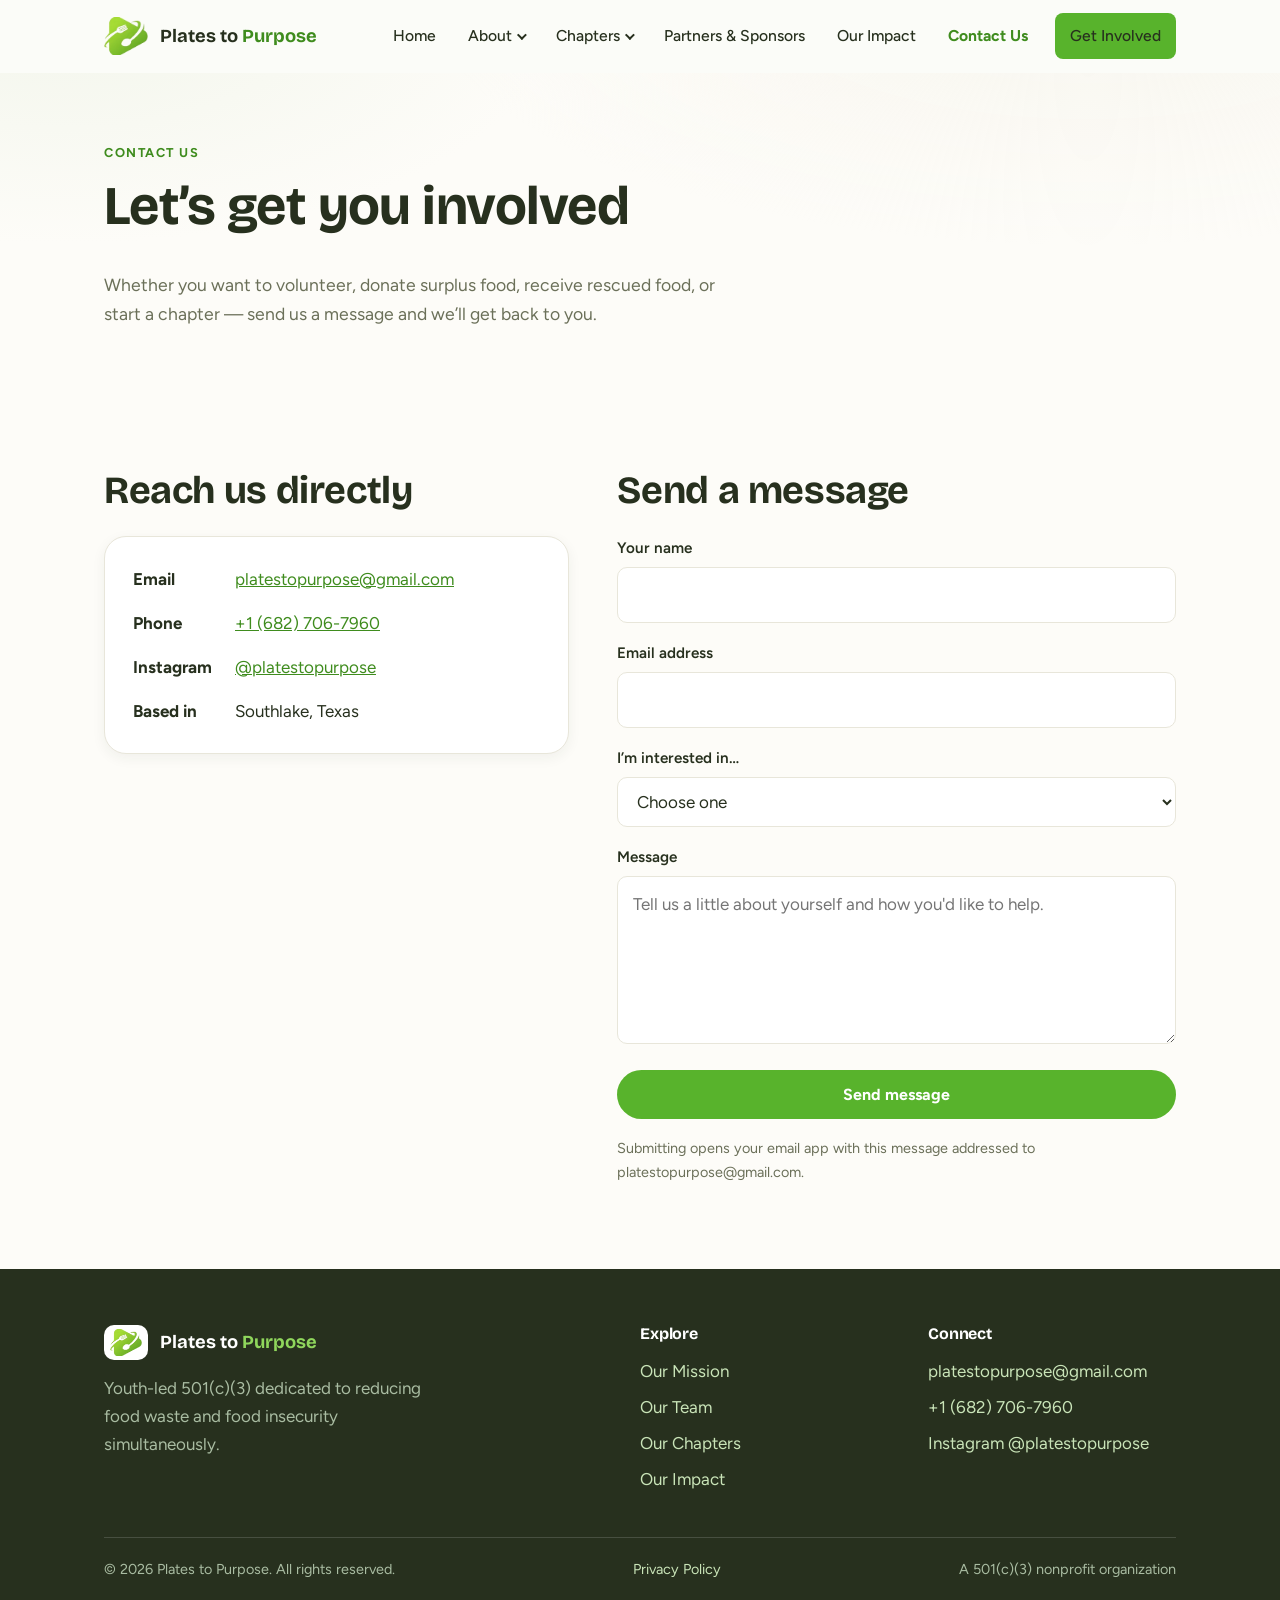
<file: contact.html>
<!DOCTYPE html>
<html lang="en">
<head>
  <meta charset="UTF-8">
  <meta name="viewport" content="width=device-width, initial-scale=1.0">
  <title>Contact Us — Plates to Purpose</title>
  <meta name="description" content="Get in touch with Plates to Purpose to volunteer, donate food, or partner with us.">
  <link rel="preconnect" href="https://fonts.googleapis.com">
  <link rel="preconnect" href="https://fonts.gstatic.com" crossorigin>
  <link href="https://fonts.googleapis.com/css2?family=Bricolage+Grotesque:wght@500;600;700;800&family=Figtree:wght@400;500;600;700&display=swap" rel="stylesheet">
  <link rel="stylesheet" href="css/styles.css">
</head>
<body data-page="contact">

  <header class="site-header" id="site-header"></header>

  <main>

    <section class="page-hero">
      <div class="container reveal">
        <span class="eyebrow">Contact Us</span>
        <h1>Let&rsquo;s get you involved</h1>
        <p>
          Whether you want to volunteer, donate surplus food, receive rescued
          food, or start a chapter &mdash; send us a message and we&rsquo;ll get
          back to you.
        </p>
      </div>
    </section>

    <section class="section">
      <div class="container contact-grid">

        <!-- Contact details -->
        <div class="reveal">
          <h2>Reach us directly</h2>
          <div class="card contact-info-card">
            <div class="contact-line">
              <strong>Email</strong>
              <a href="mailto:platestopurpose@gmail.com">platestopurpose@gmail.com</a>
            </div>
            <div class="contact-line">
              <strong>Phone</strong>
              <a href="tel:+16827067960">+1 (682) 706-7960</a>
            </div>
            <div class="contact-line">
              <strong>Instagram</strong>
              <a href="https://www.instagram.com/platestopurpose" target="_blank" rel="noopener">@platestopurpose</a>
            </div>
            <div class="contact-line">
              <strong>Based in</strong>
              <span>Southlake, Texas</span>
            </div>
          </div>
        </div>

        <!-- Get involved form.
             This is a frontend-only form: submitting opens the visitor's
             email app with the message pre-filled (see the script below).
             To collect submissions automatically instead, connect a form
             service like Formspree or Google Forms and set the form's
             "action" attribute to the service URL.                        -->
        <div class="reveal">
          <h2>Send a message</h2>
          <form class="contact-form" id="contact-form">
            <div class="form-field">
              <label for="cf-name">Your name</label>
              <input type="text" id="cf-name" name="name" required autocomplete="name">
            </div>

            <div class="form-field">
              <label for="cf-email">Email address</label>
              <input type="email" id="cf-email" name="email" required autocomplete="email">
            </div>

            <div class="form-field">
              <label for="cf-role">I&rsquo;m interested in&hellip;</label>
              <select id="cf-role" name="role" required>
                <option value="" disabled selected>Choose one</option>
                <option>Volunteering</option>
                <option>Donating food (business or school)</option>
                <option>Receiving food (pantry, shelter, or organization)</option>
                <option>Making a donation</option>
                <option>Starting a chapter</option>
                <option>Something else</option>
              </select>
            </div>

            <div class="form-field">
              <label for="cf-message">Message</label>
              <textarea id="cf-message" name="message" rows="5" required placeholder="Tell us a little about yourself and how you'd like to help."></textarea>
            </div>

            <button type="submit" class="btn btn--green">Send message</button>
            <p class="form-note">
              Submitting opens your email app with this message addressed to
              platestopurpose@gmail.com.
            </p>
          </form>
        </div>

      </div>
    </section>

  </main>

  <footer class="site-footer" id="site-footer"></footer>

  <script src="js/layout.js"></script>
  <script src="js/scroll.js"></script>
  <script>
    // Frontend-only form handling: build a mailto link from the fields.
    document.getElementById("contact-form").addEventListener("submit", (e) => {
      e.preventDefault();
      const name = document.getElementById("cf-name").value.trim();
      const email = document.getElementById("cf-email").value.trim();
      const role = document.getElementById("cf-role").value;
      const message = document.getElementById("cf-message").value.trim();

      const subject = encodeURIComponent(`Get Involved: ${role} — ${name}`);
      const body = encodeURIComponent(
        `Name: ${name}\nEmail: ${email}\nInterested in: ${role}\n\n${message}`
      );
      window.location.href = `mailto:platestopurpose@gmail.com?subject=${subject}&body=${body}`;
    });
  </script>
</body>
</html>
</file>
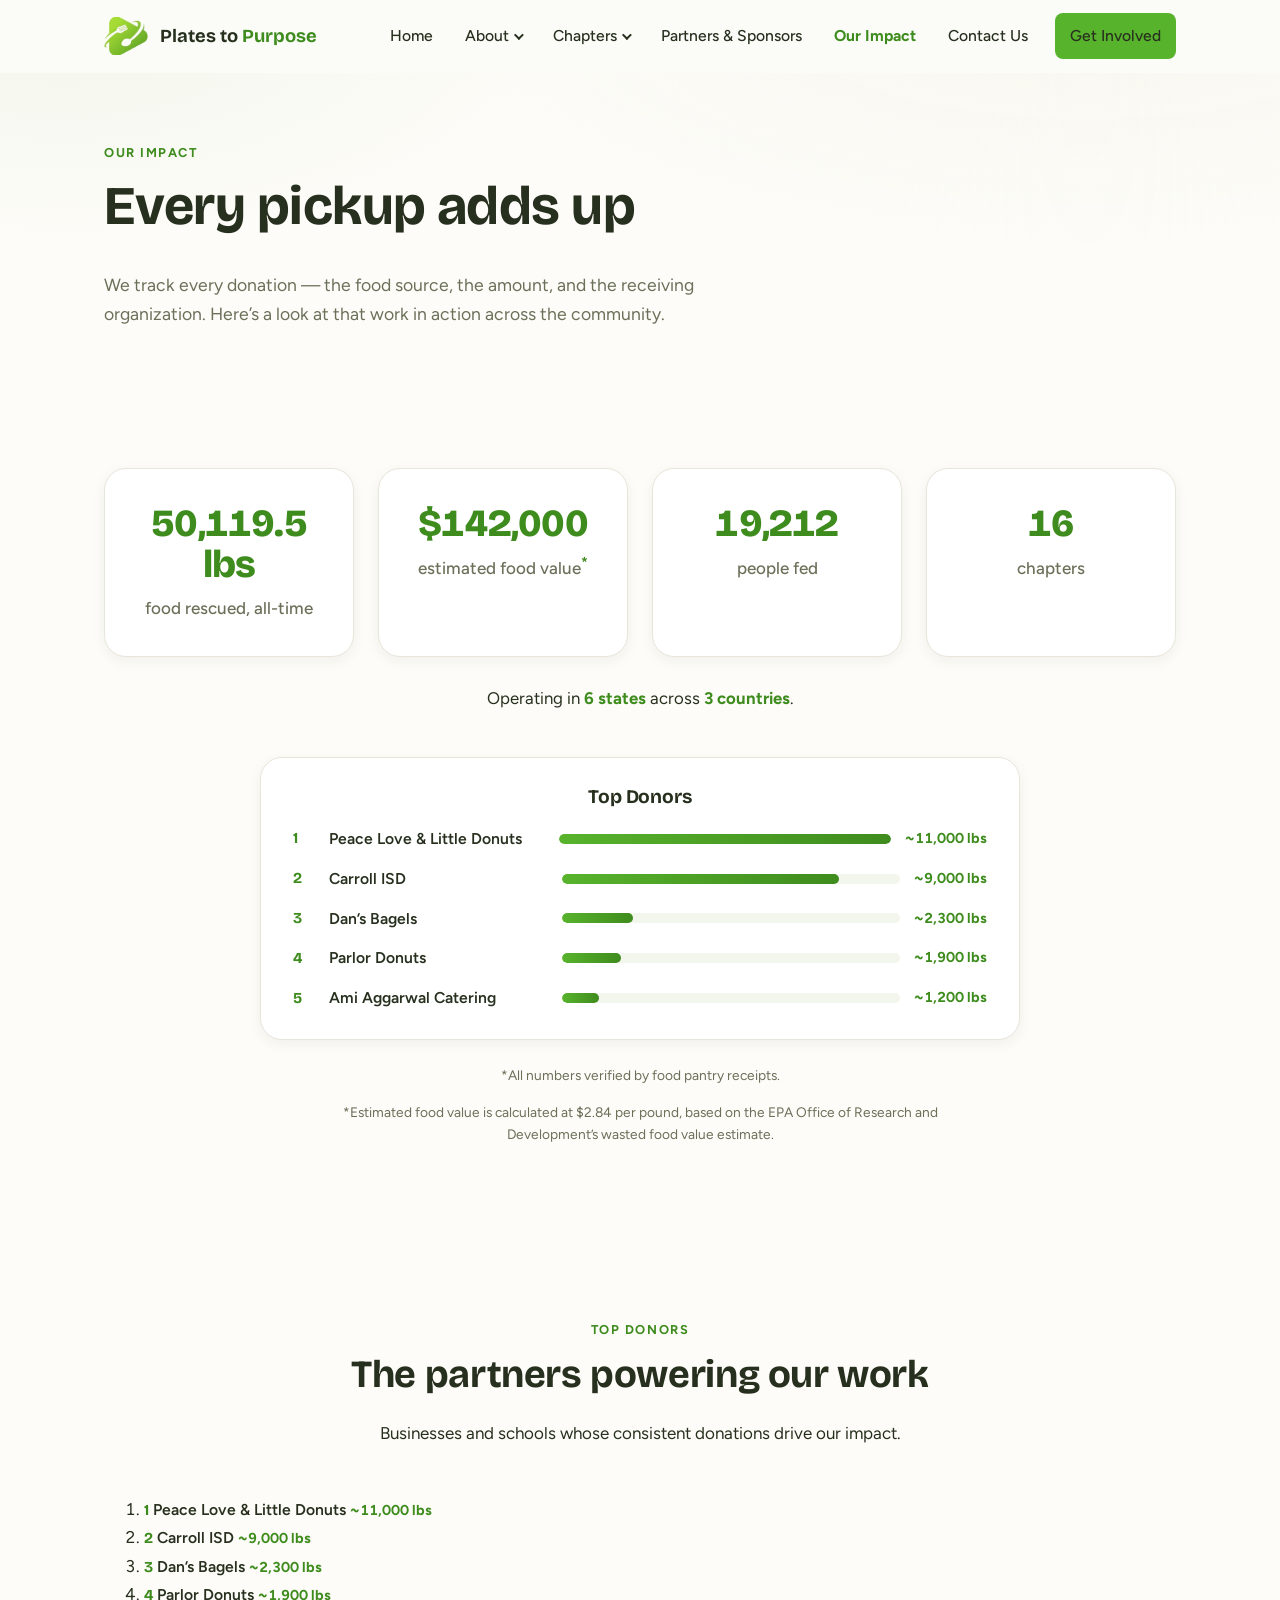
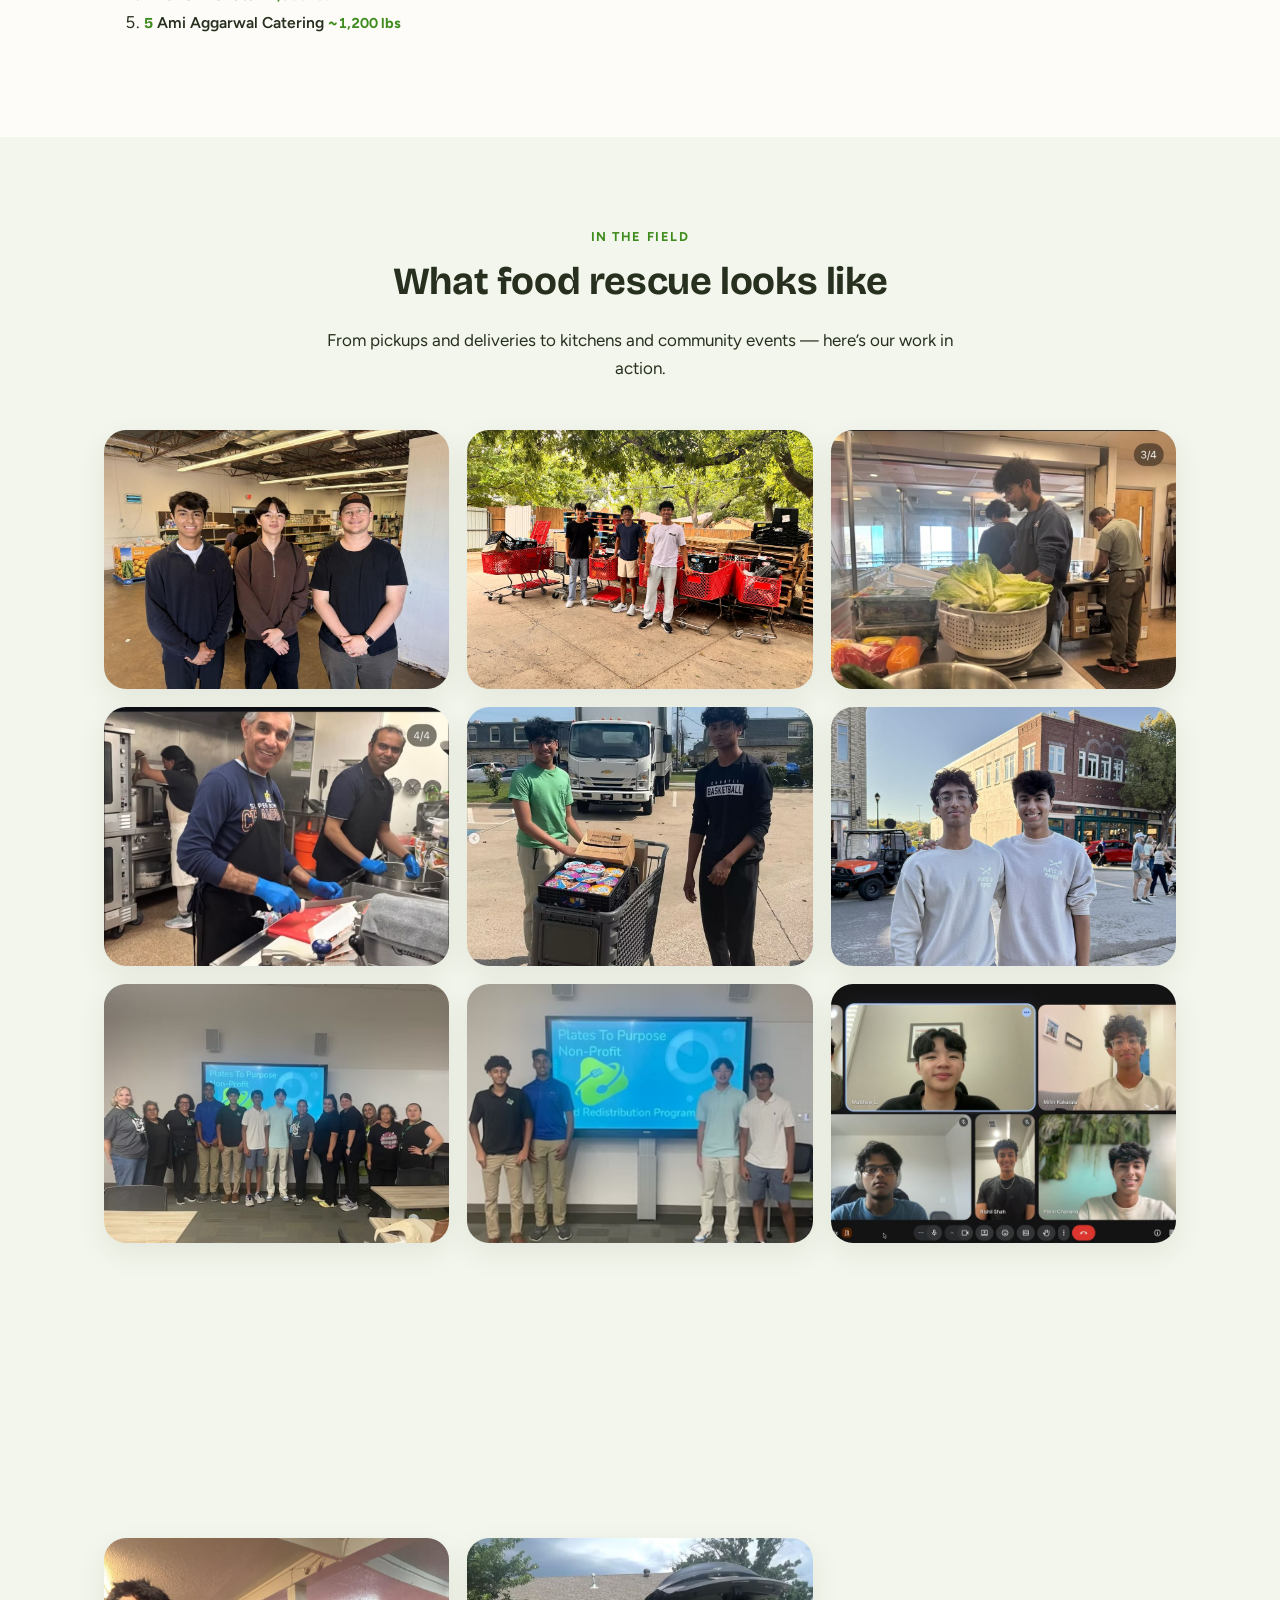
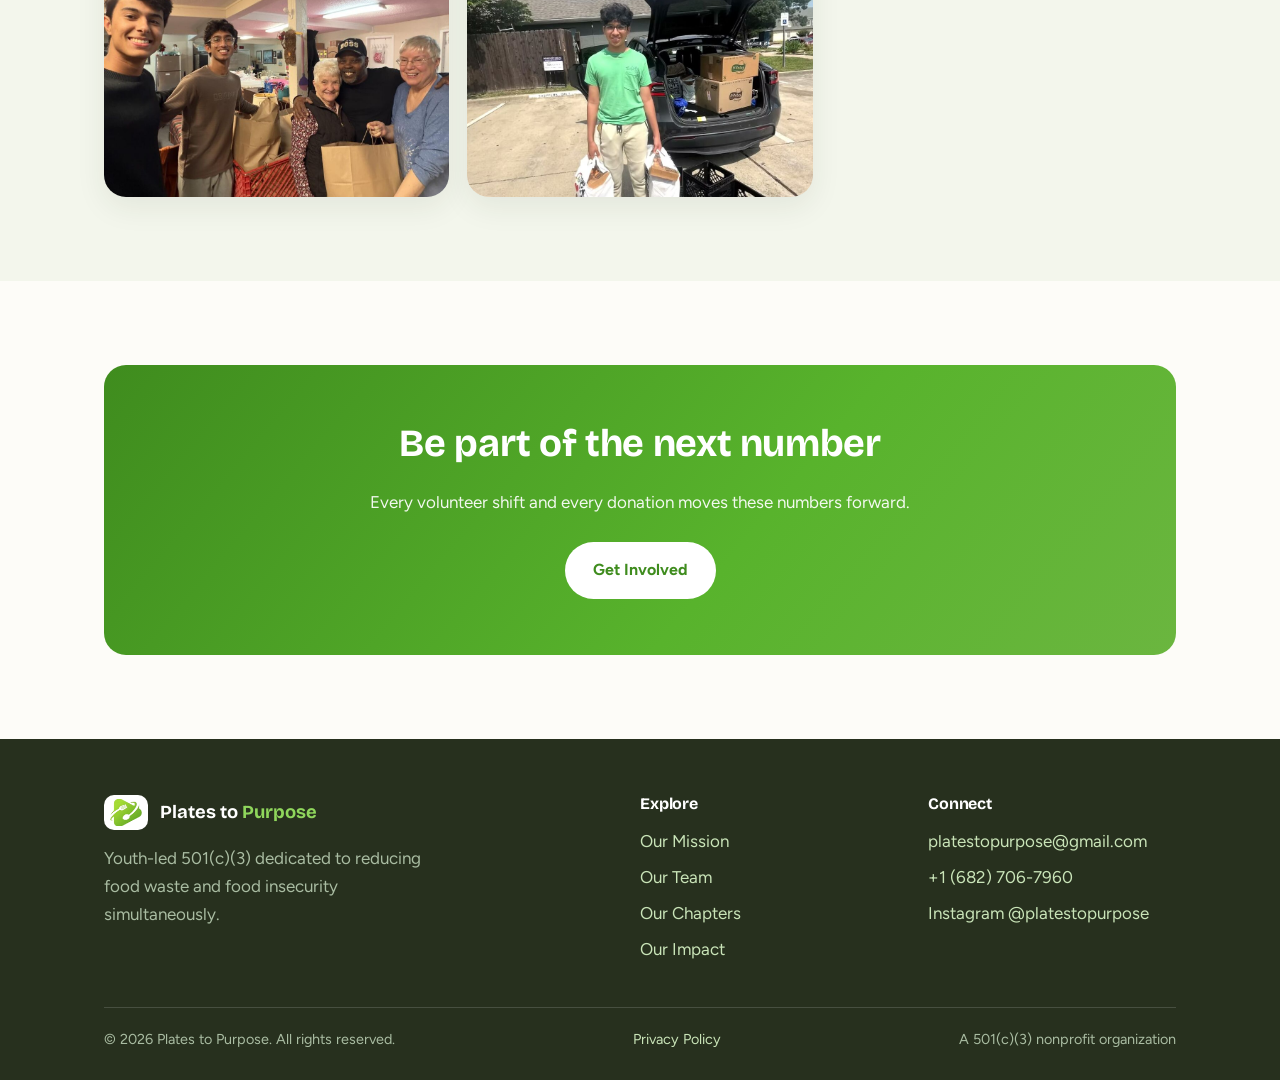
<file: impact.html>
<!DOCTYPE html>
<html lang="en">
<head>
  <meta charset="UTF-8">
  <meta name="viewport" content="width=device-width, initial-scale=1.0">
  <title>Our Impact — Plates to Purpose</title>
  <meta name="description" content="The measurable impact of Plates to Purpose's food rescue work in the DFW community.">
  <link rel="preconnect" href="https://fonts.googleapis.com">
  <link rel="preconnect" href="https://fonts.gstatic.com" crossorigin>
  <link href="https://fonts.googleapis.com/css2?family=Bricolage+Grotesque:wght@500;600;700;800&family=Figtree:wght@400;500;600;700&display=swap" rel="stylesheet">
  <link rel="stylesheet" href="css/styles.css">
</head>
<body data-page="impact">

  <header class="site-header" id="site-header"></header>

  <main>

    <section class="page-hero">
      <div class="container reveal">
        <span class="eyebrow">Our Impact</span>
        <h1>Every pickup adds up</h1>
        <p>
          We track every donation &mdash; the food source, the amount, and the
          receiving organization. Here&rsquo;s a look at that work in action
          across the community.
        </p>
      </div>
    </section>

    <!-- ================= IMPACT NUMBERS =================
         Counters animate when they scroll into view (see js/scroll.js).
         - data-count: target number (floats work with data-decimals)
         - data-decimals: digits after the decimal point (default 0)
         - data-prefix / data-suffix: symbols around the number
         Update values here as the organization grows. -->
    <section class="section">
      <div class="container">
        <div class="grid-4">
          <div class="card stat-card reveal">
            <div class="stat-number" data-count="50119.5" data-decimals="1" data-suffix=" lbs"></div>
            <div class="stat-label">food rescued, all-time</div>
          </div>
          <div class="card stat-card reveal">
            <div class="stat-number" data-count="142000" data-prefix="$"></div>
            <div class="stat-label">estimated food value<sup><a href="#impact-footnote">*</a></sup></div>
          </div>
          <div class="card stat-card reveal">
            <div class="stat-number" data-count="19212"></div>
            <div class="stat-label">people fed</div>
          </div>
          <div class="card stat-card reveal">
            <div class="stat-number" data-count="16"></div>
            <div class="stat-label">chapters</div>
          </div>
        </div>

        <!-- Geographic reach line -->
        <p class="impact-reach reveal">
          Operating in
          <strong><span data-count="6"></span> states</strong>
          across
          <strong><span data-count="3"></span> countries</strong>.
        </p>

        <!-- Top donors: proportional bars scale to the top donor's volume.
             To update, edit the data-lbs value (just the number) and the
             text label; the bar width is calculated at page load. -->
        <div class="donors reveal">
          <h3 class="donors-title">Top Donors</h3>
          <ol class="donors-list">
            <li>
              <span class="donor-rank">1</span>
              <span class="donor-name">Peace Love &amp; Little Donuts</span>
              <span class="donor-bar"><span data-lbs="11000"></span></span>
              <span class="donor-amount">~11,000 lbs</span>
            </li>
            <li>
              <span class="donor-rank">2</span>
              <span class="donor-name">Carroll ISD</span>
              <span class="donor-bar"><span data-lbs="9000"></span></span>
              <span class="donor-amount">~9,000 lbs</span>
            </li>
            <li>
              <span class="donor-rank">3</span>
              <span class="donor-name">Dan&rsquo;s Bagels</span>
              <span class="donor-bar"><span data-lbs="2300"></span></span>
              <span class="donor-amount">~2,300 lbs</span>
            </li>
            <li>
              <span class="donor-rank">4</span>
              <span class="donor-name">Parlor Donuts</span>
              <span class="donor-bar"><span data-lbs="1900"></span></span>
              <span class="donor-amount">~1,900 lbs</span>
            </li>
            <li>
              <span class="donor-rank">5</span>
              <span class="donor-name">Ami Aggarwal Catering</span>
              <span class="donor-bar"><span data-lbs="1200"></span></span>
              <span class="donor-amount">~1,200 lbs</span>
            </li>
          </ol>
        </div>

        <!-- Footnotes: receipts attribution and EPA value calculation -->
        <p class="impact-footnote reveal">
          *All numbers verified by food pantry receipts.
        </p>
        <p class="impact-footnote reveal" id="impact-footnote">
          *Estimated food value is calculated at $2.84 per pound, based on
          the EPA Office of Research and Development&rsquo;s wasted food
          value estimate.
        </p>
      </div>
    </section>

    <!-- ================= TOP DONORS LEADERBOARD =================
         Ranked list of partners by pounds rescued. Keep sorted highest to
         lowest; add or edit rows below as totals change. -->
    <section class="section">
      <div class="container">
        <div class="section-intro section-intro--center reveal">
          <span class="eyebrow">Top Donors</span>
          <h2>The partners powering our work</h2>
          <p>Businesses and schools whose consistent donations drive our impact.</p>
        </div>

        <ol class="donor-board reveal">
          <li class="donor">
            <span class="donor-rank">1</span>
            <span class="donor-name">Peace Love &amp; Little Donuts</span>
            <span class="donor-amount">~11,000 lbs</span>
          </li>
          <li class="donor">
            <span class="donor-rank">2</span>
            <span class="donor-name">Carroll ISD</span>
            <span class="donor-amount">~9,000 lbs</span>
          </li>
          <li class="donor">
            <span class="donor-rank">3</span>
            <span class="donor-name">Dan&rsquo;s Bagels</span>
            <span class="donor-amount">~2,300 lbs</span>
          </li>
          <li class="donor">
            <span class="donor-rank">4</span>
            <span class="donor-name">Parlor Donuts</span>
            <span class="donor-amount">~1,900 lbs</span>
          </li>
          <li class="donor">
            <span class="donor-rank">5</span>
            <span class="donor-name">Ami Aggarwal Catering</span>
            <span class="donor-amount">~1,200 lbs</span>
          </li>
        </ol>
      </div>
    </section>

    <!-- ================= PHOTO GALLERY ================= -->
    <section class="section section--tint">
      <div class="container">
        <div class="section-intro section-intro--center reveal">
          <span class="eyebrow eyebrow--blue">In the Field</span>
          <h2>What food rescue looks like</h2>
          <p>From pickups and deliveries to kitchens and community events &mdash; here&rsquo;s our work in action.</p>
        </div>

        <div class="gallery">
          <div class="photo reveal"><img src="assets/images/photo-warehouse-team.jpg" alt="Volunteers at a partner food warehouse"></div>
          <div class="photo reveal"><img src="assets/images/photo-carts-pickup.jpg" alt="Carts filled with rescued food during a pickup"></div>
          <div class="photo reveal"><img src="assets/images/photo-kitchen-produce.jpg" alt="Fresh rescued produce being prepared in a community kitchen"></div>
          <div class="photo reveal"><img src="assets/images/photo-kitchen-prep.jpg" alt="Community kitchen volunteers preparing meals"></div>
          <div class="photo reveal"><img src="assets/images/photo-truck-delivery.jpg" alt="Volunteers unloading a delivery truck of donations"></div>
          <div class="photo reveal"><img src="assets/images/photo-downtown.jpg" alt="Plates to Purpose volunteers in downtown Grapevine"></div>
          <div class="photo reveal"><img src="assets/images/photo-community-group.jpg" alt="Community group at a Plates to Purpose presentation"></div>
          <div class="photo reveal"><img src="assets/images/photo-presentation.jpg" alt="Students presenting the Plates to Purpose food redistribution program"></div>
          <div class="photo reveal"><img src="assets/images/photo-virtual-meeting.jpg" alt="The Plates to Purpose team collaborating in a virtual meeting"></div>
          <div class="photo reveal"><img src="assets/images/photo-loading-cart.jpg" alt="Volunteers loading a cart with rescued food"></div>
          <div class="photo reveal"><img src="assets/images/photo-volunteers-outdoors.jpg" alt="Chapter volunteers gathered outdoors"></div>
          <div class="photo reveal"><img src="assets/images/photo-donation-boxes.jpg" alt="Volunteers with crates of collected food donations"></div>
          <div class="photo reveal"><img src="assets/images/photo-pantry-delivery.jpg" alt="Delivering rescued food to a community pantry"></div>
          <div class="photo reveal"><img src="assets/images/photo-trunk-boxes.jpg" alt="Boxes of rescued food loaded for delivery"></div>
        </div>
      </div>
    </section>

    <section class="section">
      <div class="container">
        <div class="cta-band reveal">
          <h2>Be part of the next number</h2>
          <p>Every volunteer shift and every donation moves these numbers forward.</p>
          <a href="contact.html" class="btn btn--green">Get Involved</a>
        </div>
      </div>
    </section>

  </main>

  <footer class="site-footer" id="site-footer"></footer>

  <script src="js/layout.js"></script>
  <script src="js/scroll.js"></script>
</body>
</html>
</file>
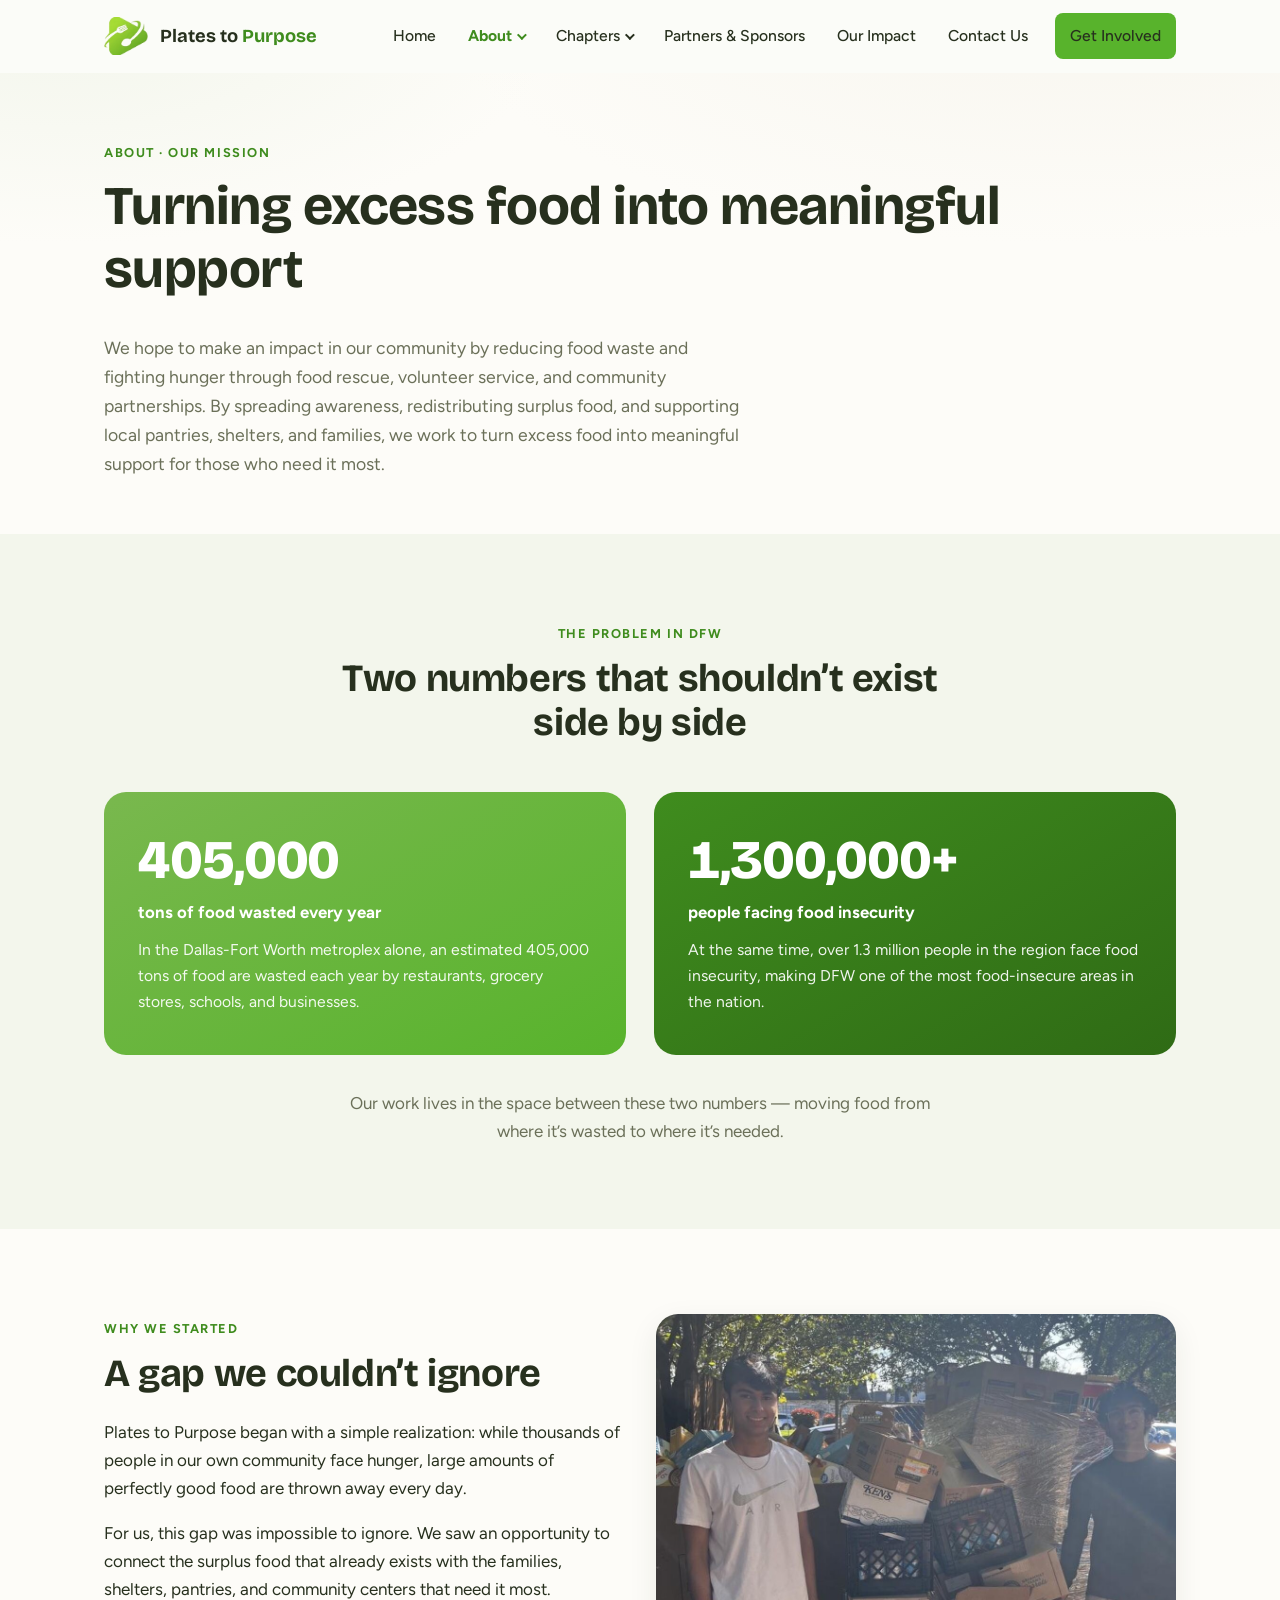
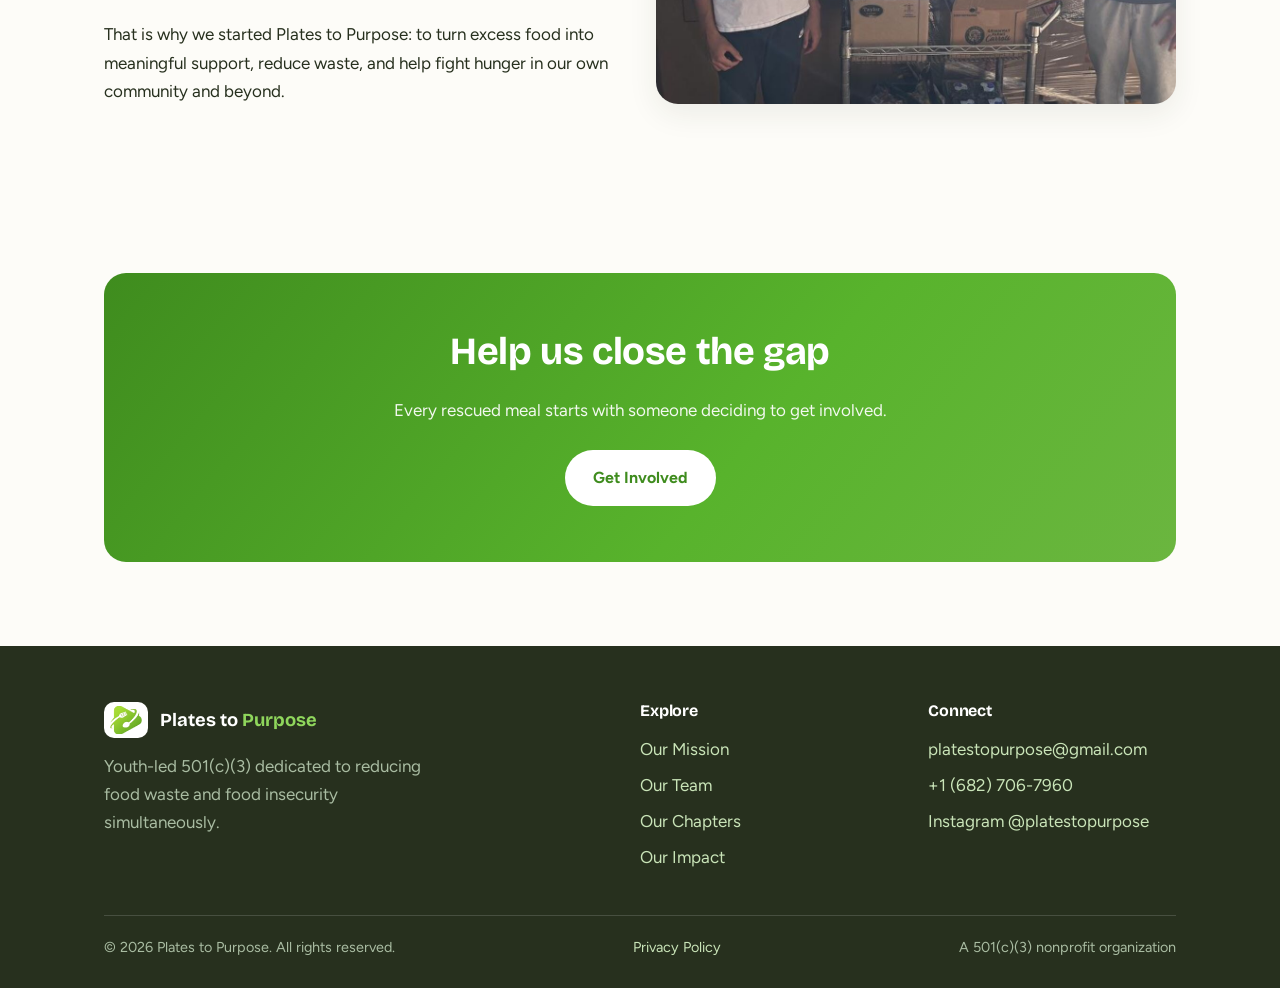
<file: mission.html>
<!DOCTYPE html>
<html lang="en">
<head>
  <meta charset="UTF-8">
  <meta name="viewport" content="width=device-width, initial-scale=1.0">
  <title>Our Mission — Plates to Purpose</title>
  <meta name="description" content="Why Plates to Purpose started: closing the gap between food waste and food insecurity in the Dallas-Fort Worth metroplex.">
  <link rel="preconnect" href="https://fonts.googleapis.com">
  <link rel="preconnect" href="https://fonts.gstatic.com" crossorigin>
  <link href="https://fonts.googleapis.com/css2?family=Bricolage+Grotesque:wght@500;600;700;800&family=Figtree:wght@400;500;600;700&display=swap" rel="stylesheet">
  <link rel="stylesheet" href="css/styles.css">
</head>
<body data-page="mission">

  <header class="site-header" id="site-header"></header>

  <main>

    <section class="page-hero">
      <div class="container reveal">
        <span class="eyebrow">About &middot; Our Mission</span>
        <h1>Turning excess food into meaningful support</h1>
        <p>
          We hope to make an impact in our community by reducing food waste and
          fighting hunger through food rescue, volunteer service, and community
          partnerships. By spreading awareness, redistributing surplus food, and
          supporting local pantries, shelters, and families, we work to turn
          excess food into meaningful support for those who need it most.
        </p>
      </div>
    </section>

    <!-- ================= THE PROBLEM, IN TWO NUMBERS ================= -->
    <!-- The side-by-side visual requested in the planning doc:
         food waste on the left, food insecurity on the right. -->
    <section class="section section--tint">
      <div class="container">
        <div class="section-intro section-intro--center reveal">
          <span class="eyebrow">The Problem in DFW</span>
          <h2>Two numbers that shouldn&rsquo;t exist side by side</h2>
        </div>
        <div class="problem-grid">
          <div class="problem-card problem-card--waste reveal">
            <div class="stat-number"><span data-count="405000"></span></div>
            <div class="problem-label">tons of food wasted every year</div>
            <p>
              In the Dallas-Fort Worth metroplex alone, an estimated 405,000
              tons of food are wasted each year by restaurants, grocery stores,
              schools, and businesses.
            </p>
          </div>
          <div class="problem-card problem-card--hunger reveal">
            <div class="stat-number"><span data-count="1300000" data-suffix="+"></span></div>
            <div class="problem-label">people facing food insecurity</div>
            <p>
              At the same time, over 1.3 million people in the region face food
              insecurity, making DFW one of the most food-insecure areas in the
              nation.
            </p>
          </div>
        </div>
        <p class="reveal" style="text-align:center; margin-top: 34px; color: var(--muted); max-width: 620px; margin-left:auto; margin-right:auto;">
          Our work lives in the space between these two numbers &mdash; moving
          food from where it&rsquo;s wasted to where it&rsquo;s needed.
        </p>
      </div>
    </section>

    <!-- ================= WHY WE STARTED ================= -->
    <section class="section">
      <div class="container">
        <div class="grid-2" style="align-items:center;">
          <div class="reveal">
            <span class="eyebrow eyebrow--blue">Why We Started</span>
            <h2>A gap we couldn&rsquo;t ignore</h2>
            <p>
              Plates to Purpose began with a simple realization: while thousands
              of people in our own community face hunger, large amounts of
              perfectly good food are thrown away every day.
            </p>
            <p>
              For us, this gap was impossible to ignore. We saw an opportunity
              to connect the surplus food that already exists with the families,
              shelters, pantries, and community centers that need it most.
            </p>
            <p>
              That is why we started Plates to Purpose: to turn excess food into
              meaningful support, reduce waste, and help fight hunger in our own
              community and beyond.
            </p>
          </div>
          <div class="photo reveal" style="aspect-ratio: 4 / 3;">
            <img src="assets/images/photo-loading-cart.jpg" alt="Plates to Purpose volunteers loading a cart with rescued food">
          </div>
        </div>
      </div>
    </section>

    <!-- ================= CTA ================= -->
    <section class="section">
      <div class="container">
        <div class="cta-band reveal">
          <h2>Help us close the gap</h2>
          <p>Every rescued meal starts with someone deciding to get involved.</p>
          <a href="contact.html" class="btn btn--green">Get Involved</a>
        </div>
      </div>
    </section>

  </main>

  <footer class="site-footer" id="site-footer"></footer>

  <script src="js/layout.js"></script>
  <script src="js/scroll.js"></script>
</body>
</html>
</file>
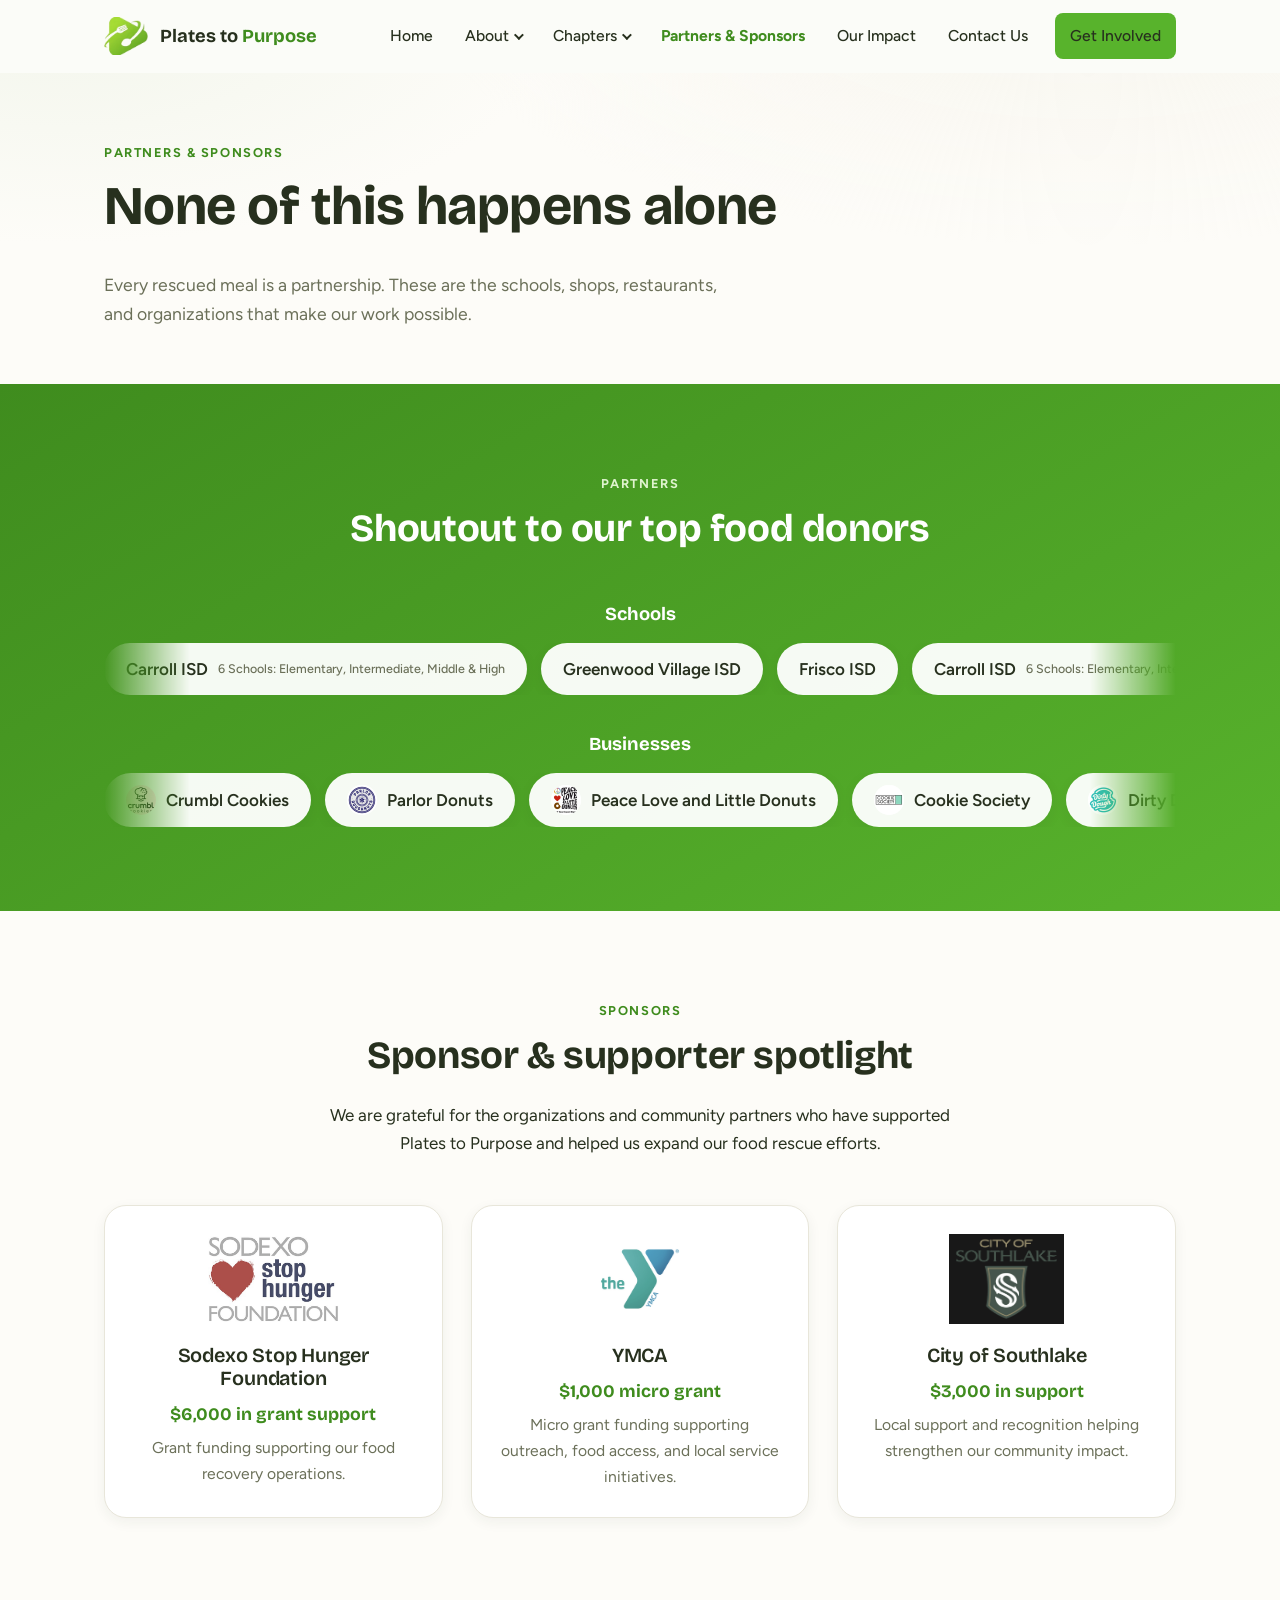
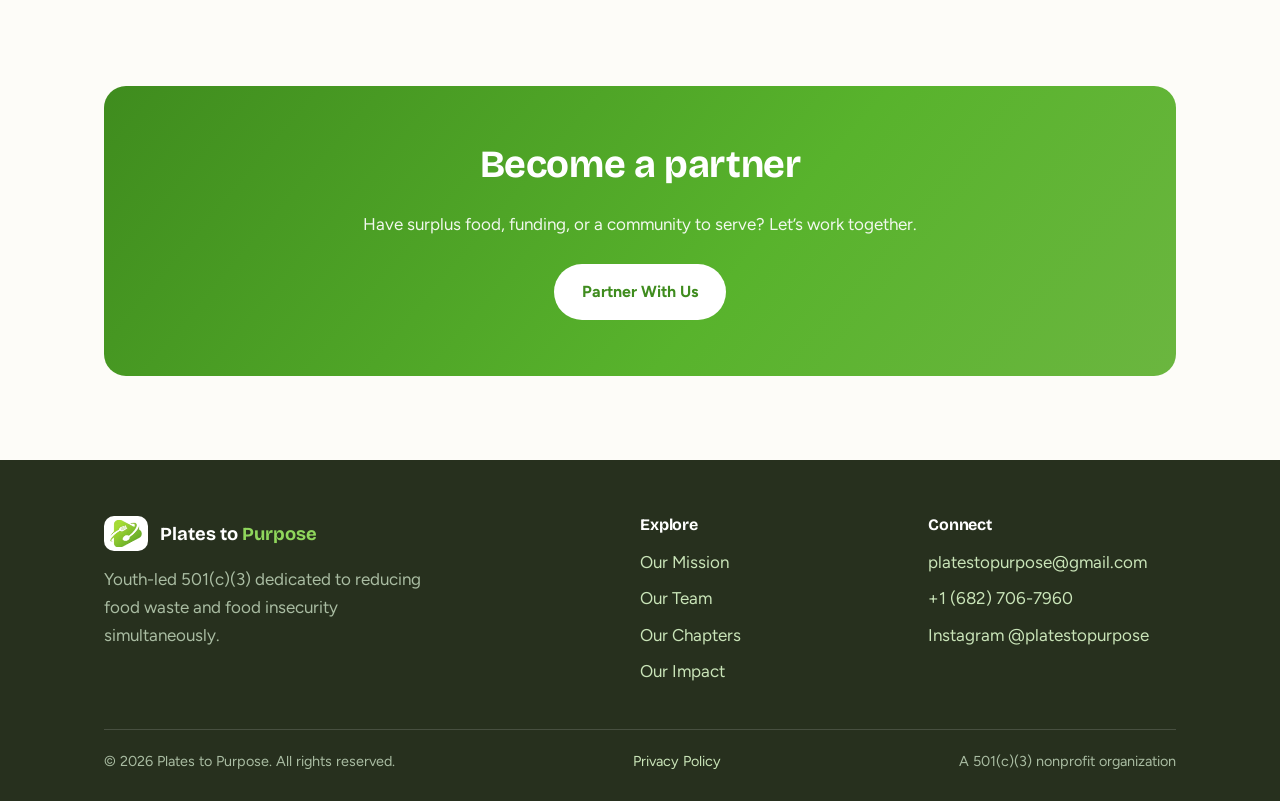
<file: partners.html>
<!DOCTYPE html>
<html lang="en">
<head>
  <meta charset="UTF-8">
  <meta name="viewport" content="width=device-width, initial-scale=1.0">
  <title>Partners &amp; Sponsors — Plates to Purpose</title>
  <meta name="description" content="The food donors, partners, and sponsors who make Plates to Purpose's food rescue work possible.">
  <link rel="preconnect" href="https://fonts.googleapis.com">
  <link rel="preconnect" href="https://fonts.gstatic.com" crossorigin>
  <link href="https://fonts.googleapis.com/css2?family=Bricolage+Grotesque:wght@500;600;700;800&family=Figtree:wght@400;500;600;700&display=swap" rel="stylesheet">
  <link rel="stylesheet" href="css/styles.css">
</head>
<body data-page="partners">

  <header class="site-header" id="site-header"></header>

  <main>

    <section class="page-hero">
      <div class="container reveal">
        <span class="eyebrow">Partners &amp; Sponsors</span>
        <h1>None of this happens alone</h1>
        <p>
          Every rescued meal is a partnership. These are the schools, shops,
          restaurants, and organizations that make our work possible.
        </p>
      </div>
    </section>

    <!-- ================= FOOD DONORS (green marquee) ================= -->
    <!-- Partner names scroll continuously; hovering pauses the row.
         The list is duplicated inside each track so the loop is seamless —
         if you add a partner, add it to BOTH copies of that row. -->
    <section class="section section--green">
      <div class="container">
        <div class="section-intro section-intro--center reveal">
          <span class="eyebrow">Partners</span>
          <h2>Shoutout to our top food donors</h2>
        </div>

        <div class="marquee-group reveal">
          <div class="marquee-label">Schools</div>
          <div class="marquee">
            <div class="marquee-track">
              <div class="marquee-chip">Carroll ISD<small>6 Schools: Elementary, Intermediate, Middle &amp; High</small></div>
              <div class="marquee-chip">Greenwood Village ISD</div>
              <div class="marquee-chip">Frisco ISD</div>
              <div class="marquee-chip">Carroll ISD<small>6 Schools: Elementary, Intermediate, Middle &amp; High</small></div>
              <div class="marquee-chip">Greenwood Village ISD</div>
              <div class="marquee-chip">Frisco ISD</div>
            </div>
          </div>
        </div>

        <div class="marquee-group reveal">
          <div class="marquee-label">Businesses</div>
          <div class="marquee">
            <div class="marquee-track">
              <div class="marquee-chip"><img class="chip-logo-img" src="assets/images/partner-crumbl.png" alt="Crumbl Cookies logo">Crumbl Cookies</div>
              <div class="marquee-chip"><img class="chip-logo-img" src="assets/images/partner-parlor.png" alt="Parlor Donuts logo">Parlor Donuts</div>
              <div class="marquee-chip"><img class="chip-logo-img" src="assets/images/partner-peacelove.png" alt="Peace Love and Little Donuts logo">Peace Love and Little Donuts</div>
              <div class="marquee-chip"><img class="chip-logo-img" src="assets/images/partner-cookiesociety.png" alt="Cookie Society logo">Cookie Society</div>
              <div class="marquee-chip"><img class="chip-logo-img" src="assets/images/partner-dirtydough.png" alt="Dirty Dough logo">Dirty Dough</div>
              <div class="marquee-chip"><img class="chip-logo-img" src="assets/images/partner-scooters.png" alt="Scooter's Coffee logo">Scooter's Coffee</div>
              <div class="marquee-chip"><img class="chip-logo-img" src="assets/images/partner-pizzahut.png" alt="Pizza Hut logo">Pizza Hut</div>
              <div class="marquee-chip"><img class="chip-logo-img" src="assets/images/partner-papajohns.png" alt="Papa John's logo">Papa John's</div>
              <div class="marquee-chip"><img class="chip-logo-img" src="assets/images/partner-paycom.png" alt="Paycom (Grapevine Branch) logo">Paycom (Grapevine Branch)</div>
              <div class="marquee-chip"><img class="chip-logo-img" src="assets/images/partner-grace.png" alt="Grace Grapevine logo">Grace Grapevine</div>
              <div class="marquee-chip"><img class="chip-logo-img" src="assets/images/partner-crumbl.png" alt="Crumbl Cookies logo">Crumbl Cookies</div>
              <div class="marquee-chip"><img class="chip-logo-img" src="assets/images/partner-parlor.png" alt="Parlor Donuts logo">Parlor Donuts</div>
              <div class="marquee-chip"><img class="chip-logo-img" src="assets/images/partner-peacelove.png" alt="Peace Love and Little Donuts logo">Peace Love and Little Donuts</div>
              <div class="marquee-chip"><img class="chip-logo-img" src="assets/images/partner-cookiesociety.png" alt="Cookie Society logo">Cookie Society</div>
              <div class="marquee-chip"><img class="chip-logo-img" src="assets/images/partner-dirtydough.png" alt="Dirty Dough logo">Dirty Dough</div>
              <div class="marquee-chip"><img class="chip-logo-img" src="assets/images/partner-scooters.png" alt="Scooter's Coffee logo">Scooter's Coffee</div>
              <div class="marquee-chip"><img class="chip-logo-img" src="assets/images/partner-pizzahut.png" alt="Pizza Hut logo">Pizza Hut</div>
              <div class="marquee-chip"><img class="chip-logo-img" src="assets/images/partner-papajohns.png" alt="Papa John's logo">Papa John's</div>
              <div class="marquee-chip"><img class="chip-logo-img" src="assets/images/partner-paycom.png" alt="Paycom (Grapevine Branch) logo">Paycom (Grapevine Branch)</div>
              <div class="marquee-chip"><img class="chip-logo-img" src="assets/images/partner-grace.png" alt="Grace Grapevine logo">Grace Grapevine</div>
            </div>
            </div>
          </div>
        </div>
      </div>
    </section>

    <!-- ================= SPONSORS ================= -->
    <section class="section">
      <div class="container">
        <div class="section-intro section-intro--center reveal">
          <span class="eyebrow">Sponsors</span>
          <h2>Sponsor &amp; supporter spotlight</h2>
          <p>
            We are grateful for the organizations and community partners who
            have supported Plates to Purpose and helped us expand our food
            rescue efforts.
          </p>
        </div>

        <div class="grid-3">
          <div class="card sponsor-card reveal">
            <div class="sponsor-logo">
              <img src="assets/images/sponsor-sodexo.jpg" alt="Sodexo Stop Hunger Foundation logo">
            </div>
            <h3>Sodexo Stop Hunger Foundation</h3>
            <div class="sponsor-amount">$6,000 in grant support</div>
            <p>Grant funding supporting our food recovery operations.</p>
          </div>

          <div class="card sponsor-card reveal">
            <div class="sponsor-logo">
              <img src="assets/images/sponsor-ymca.png" alt="YMCA logo">
            </div>
            <h3>YMCA</h3>
            <div class="sponsor-amount">$1,000 micro grant</div>
            <p>Micro grant funding supporting outreach, food access, and local service initiatives.</p>
          </div>

          <div class="card sponsor-card reveal">
            <div class="sponsor-logo">
              <img src="assets/images/sponsor-southlake.png" alt="City of Southlake seal">
            </div>
            <h3>City of Southlake</h3>
            <div class="sponsor-amount">$3,000 in support</div>
            <p>Local support and recognition helping strengthen our community impact.</p>
          </div>
        </div>
      </div>
    </section>

    <section class="section">
      <div class="container">
        <div class="cta-band reveal">
          <h2>Become a partner</h2>
          <p>Have surplus food, funding, or a community to serve? Let&rsquo;s work together.</p>
          <a href="contact.html" class="btn btn--green">Partner With Us</a>
        </div>
      </div>
    </section>

  </main>

  <footer class="site-footer" id="site-footer"></footer>

  <script src="js/layout.js"></script>
  <script src="js/scroll.js"></script>
</body>
</html>
</file>
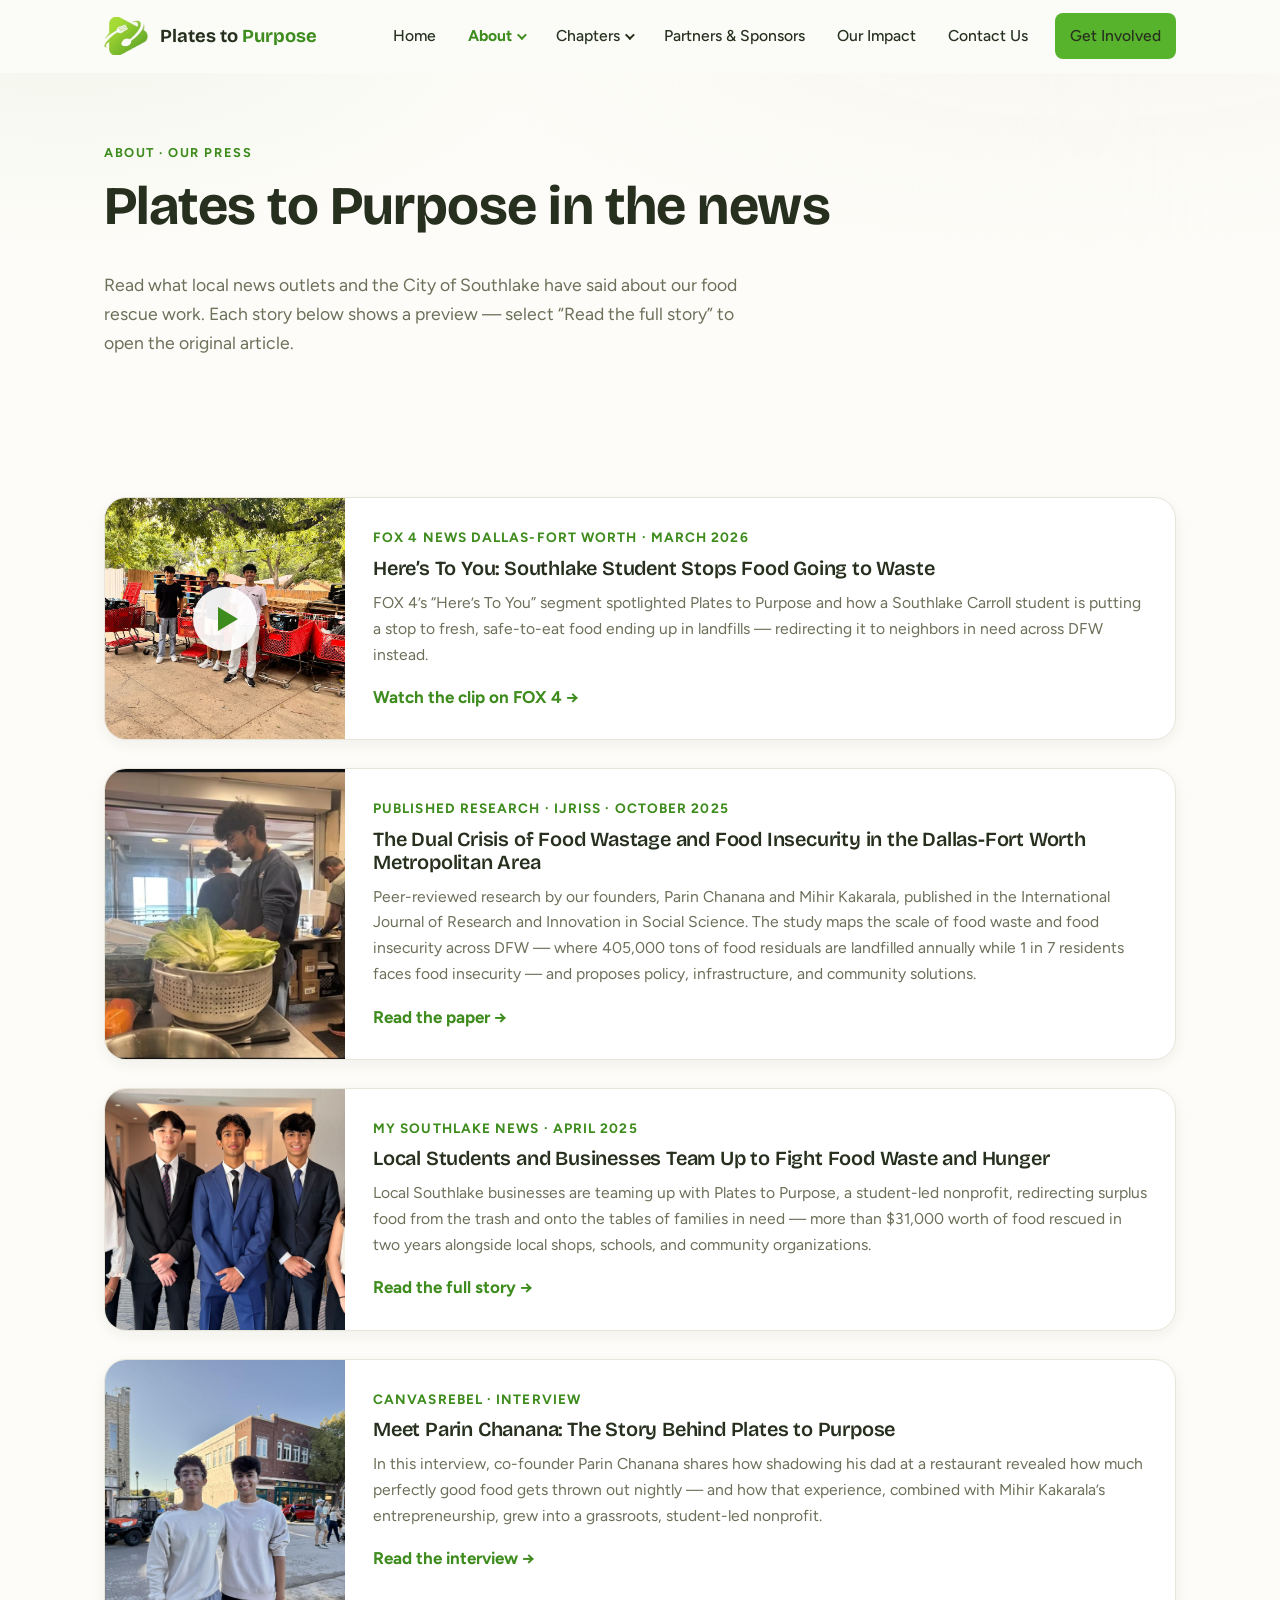
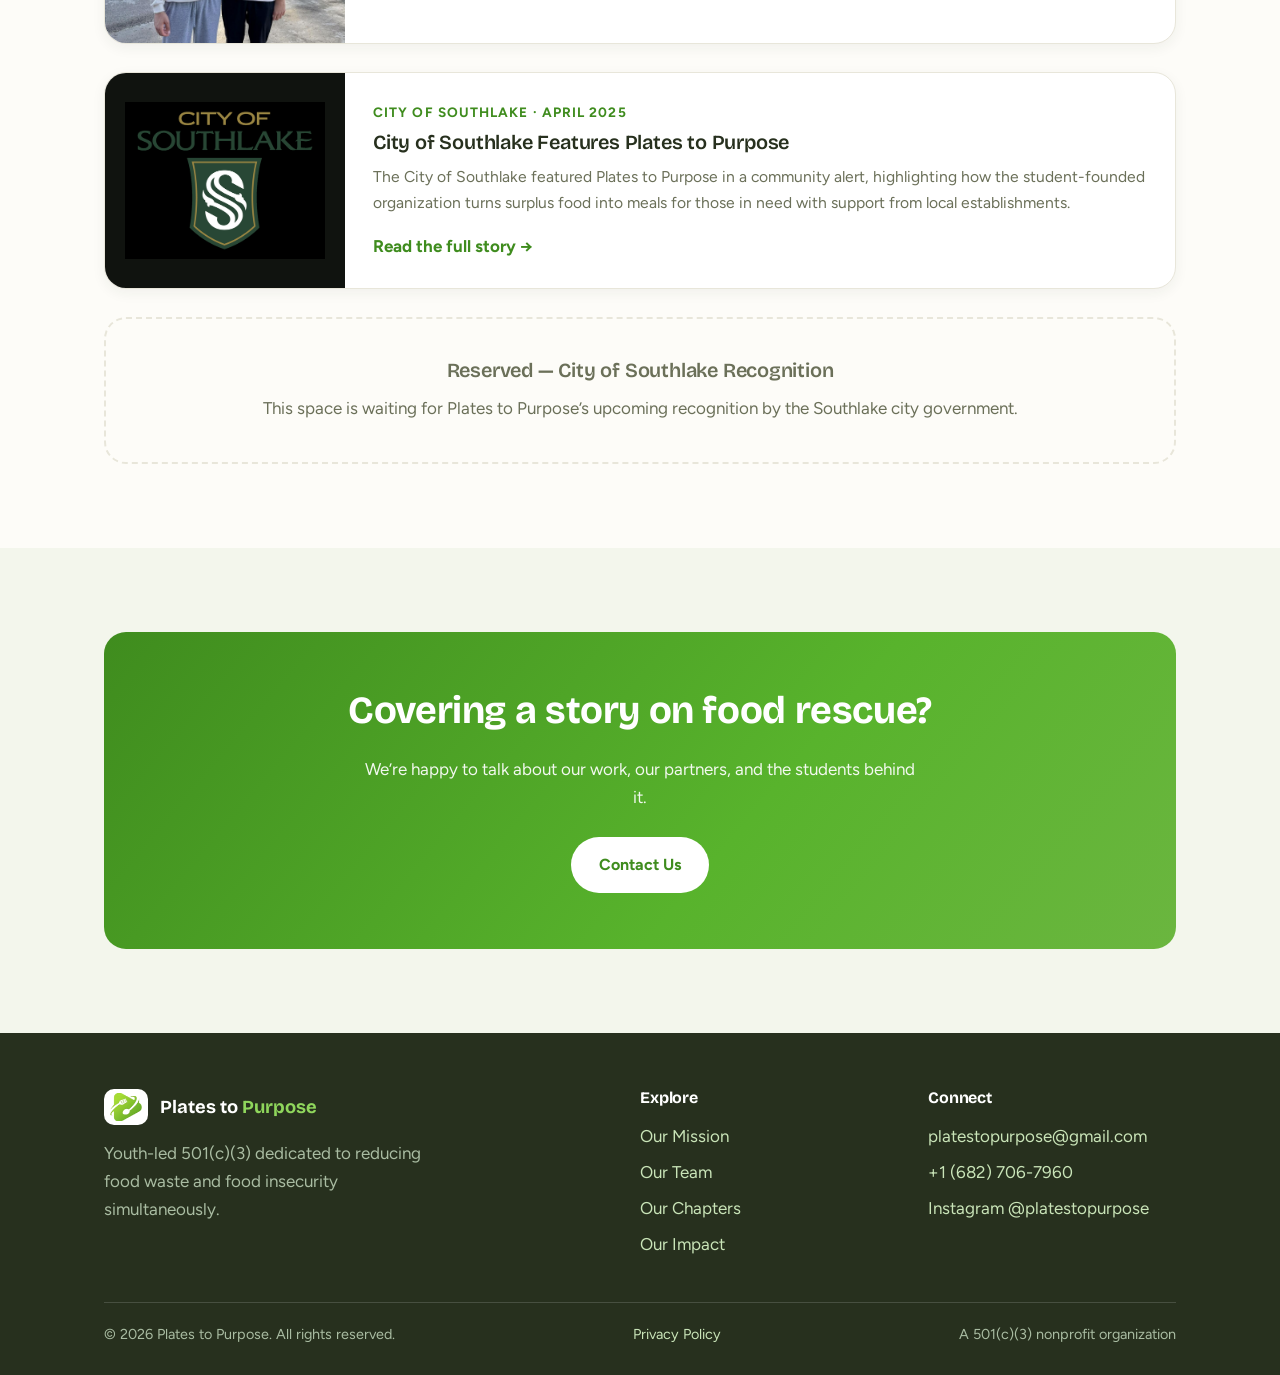
<file: press.html>
<!DOCTYPE html>
<html lang="en">
<head>
  <meta charset="UTF-8">
  <meta name="viewport" content="width=device-width, initial-scale=1.0">
  <title>Our Press — Plates to Purpose</title>
  <meta name="description" content="News coverage and press features about Plates to Purpose.">
  <link rel="preconnect" href="https://fonts.googleapis.com">
  <link rel="preconnect" href="https://fonts.gstatic.com" crossorigin>
  <link href="https://fonts.googleapis.com/css2?family=Bricolage+Grotesque:wght@500;600;700;800&family=Figtree:wght@400;500;600;700&display=swap" rel="stylesheet">
  <link rel="stylesheet" href="css/styles.css">
</head>
<body data-page="press">

  <header class="site-header" id="site-header"></header>

  <main>

    <section class="page-hero">
      <div class="container reveal">
        <span class="eyebrow">About &middot; Our Press</span>
        <h1>Plates to Purpose in the news</h1>
        <p>
          Read what local news outlets and the City of Southlake have said about
          our food rescue work. Each story below shows a preview &mdash; select
          &ldquo;Read the full story&rdquo; to open the original article.
        </p>
      </div>
    </section>

    <section class="section">
      <div class="container" style="display:grid; gap: 28px;">

        <!-- To add a new press feature, copy one of these article blocks
             and update the image, source, date, title, excerpt, and link. -->

        <article class="card press-card reveal">
          <div class="press-thumb press-thumb--video">
            <img src="assets/images/photo-carts-pickup.jpg" alt="Plates to Purpose volunteers collecting rescued food">
            <div class="press-play" aria-hidden="true"><span></span></div>
          </div>
          <div class="press-body">
            <div class="press-source">FOX 4 News Dallas-Fort Worth &middot; March 2026</div>
            <h3>Here&rsquo;s To You: Southlake Student Stops Food Going to Waste</h3>
            <p class="press-excerpt">
              FOX 4&rsquo;s &ldquo;Here&rsquo;s To You&rdquo; segment spotlighted
              Plates to Purpose and how a Southlake Carroll student is putting a
              stop to fresh, safe-to-eat food ending up in landfills &mdash;
              redirecting it to neighbors in need across DFW instead.
            </p>
            <a class="press-link" href="https://www.fox4news.com/video/fmc-0u2tkbplojyff91b" target="_blank" rel="noopener">Watch the clip on FOX 4 &rarr;</a>
          </div>
        </article>

        <article class="card press-card reveal">
          <div class="press-thumb">
            <img src="assets/images/photo-kitchen-produce.jpg" alt="Fresh rescued produce in a community kitchen">
          </div>
          <div class="press-body">
            <div class="press-source">Published Research &middot; IJRISS &middot; October 2025</div>
            <h3>The Dual Crisis of Food Wastage and Food Insecurity in the Dallas-Fort Worth Metropolitan Area</h3>
            <p class="press-excerpt">
              Peer-reviewed research by our founders, Parin Chanana and Mihir
              Kakarala, published in the International Journal of Research and
              Innovation in Social Science. The study maps the scale of food
              waste and food insecurity across DFW &mdash; where 405,000 tons of
              food residuals are landfilled annually while 1 in 7 residents
              faces food insecurity &mdash; and proposes policy, infrastructure,
              and community solutions.
            </p>
            <a class="press-link" href="https://rsisinternational.org/journals/ijriss/articles/the-dual-crisis-of-food-wastage-and-food-insecurity-in-the-dallas-fort-worth-metropolitan-area/" target="_blank" rel="noopener">Read the paper &rarr;</a>
          </div>
        </article>

        <article class="card press-card reveal">
          <div class="press-thumb">
            <img src="assets/images/photo-team-lineup.jpg" alt="Members of Plates to Purpose pose for a group photo">
          </div>
          <div class="press-body">
            <div class="press-source">My Southlake News &middot; April 2025</div>
            <h3>Local Students and Businesses Team Up to Fight Food Waste and Hunger</h3>
            <p class="press-excerpt">
              Local Southlake businesses are teaming up with Plates to Purpose,
              a student-led nonprofit, redirecting surplus food from the trash
              and onto the tables of families in need &mdash; more than $31,000
              worth of food rescued in two years alongside local shops, schools,
              and community organizations.
            </p>
            <a class="press-link" href="https://mysouthlakenews.com/plates-to-purpose-local-students-and-businesses-team-up-to-fight-food-waste-and-hunger/" target="_blank" rel="noopener">Read the full story &rarr;</a>
          </div>
        </article>

        <article class="card press-card reveal">
          <div class="press-thumb">
            <img src="assets/images/photo-downtown.jpg" alt="Plates to Purpose members in downtown Grapevine">
          </div>
          <div class="press-body">
            <div class="press-source">CanvasRebel &middot; Interview</div>
            <h3>Meet Parin Chanana: The Story Behind Plates to Purpose</h3>
            <p class="press-excerpt">
              In this interview, co-founder Parin Chanana shares how shadowing
              his dad at a restaurant revealed how much perfectly good food gets
              thrown out nightly &mdash; and how that experience, combined with
              Mihir Kakarala&rsquo;s entrepreneurship, grew into a grassroots,
              student-led nonprofit.
            </p>
            <a class="press-link" href="https://canvasrebel.com/meet-parin-chanana-the-co-founder-my-partner-is-mihir-kakarala/" target="_blank" rel="noopener">Read the interview &rarr;</a>
          </div>
        </article>

        <article class="card press-card reveal">
          <div class="press-thumb">
            <img src="assets/images/sponsor-southlake.png" alt="City of Southlake seal" style="object-fit: contain; padding: 20px; background: #10130f;">
          </div>
          <div class="press-body">
            <div class="press-source">City of Southlake &middot; April 2025</div>
            <h3>City of Southlake Features Plates to Purpose</h3>
            <p class="press-excerpt">
              The City of Southlake featured Plates to Purpose in a community
              alert, highlighting how the student-founded organization turns
              surplus food into meals for those in need with support from local
              establishments.
            </p>
            <a class="press-link" href="https://www.cityofsouthlake.com/CivicAlerts.aspx?AID=3061" target="_blank" rel="noopener">Read the full story &rarr;</a>
          </div>
        </article>

        <!-- Reserved slot: replace this block with a full press card when the
             City of Southlake government formally recognizes PTP. -->
        <div class="press-reserved reveal">
          <h3>Reserved &mdash; City of Southlake Recognition</h3>
          <p>This space is waiting for Plates to Purpose&rsquo;s upcoming recognition by the Southlake city government.</p>
        </div>

      </div>
    </section>

    <section class="section section--tint">
      <div class="container">
        <div class="cta-band reveal">
          <h2>Covering a story on food rescue?</h2>
          <p>We&rsquo;re happy to talk about our work, our partners, and the students behind it.</p>
          <a href="contact.html" class="btn btn--green">Contact Us</a>
        </div>
      </div>
    </section>

  </main>

  <footer class="site-footer" id="site-footer"></footer>

  <script src="js/layout.js"></script>
  <script src="js/scroll.js"></script>
</body>
</html>
</file>
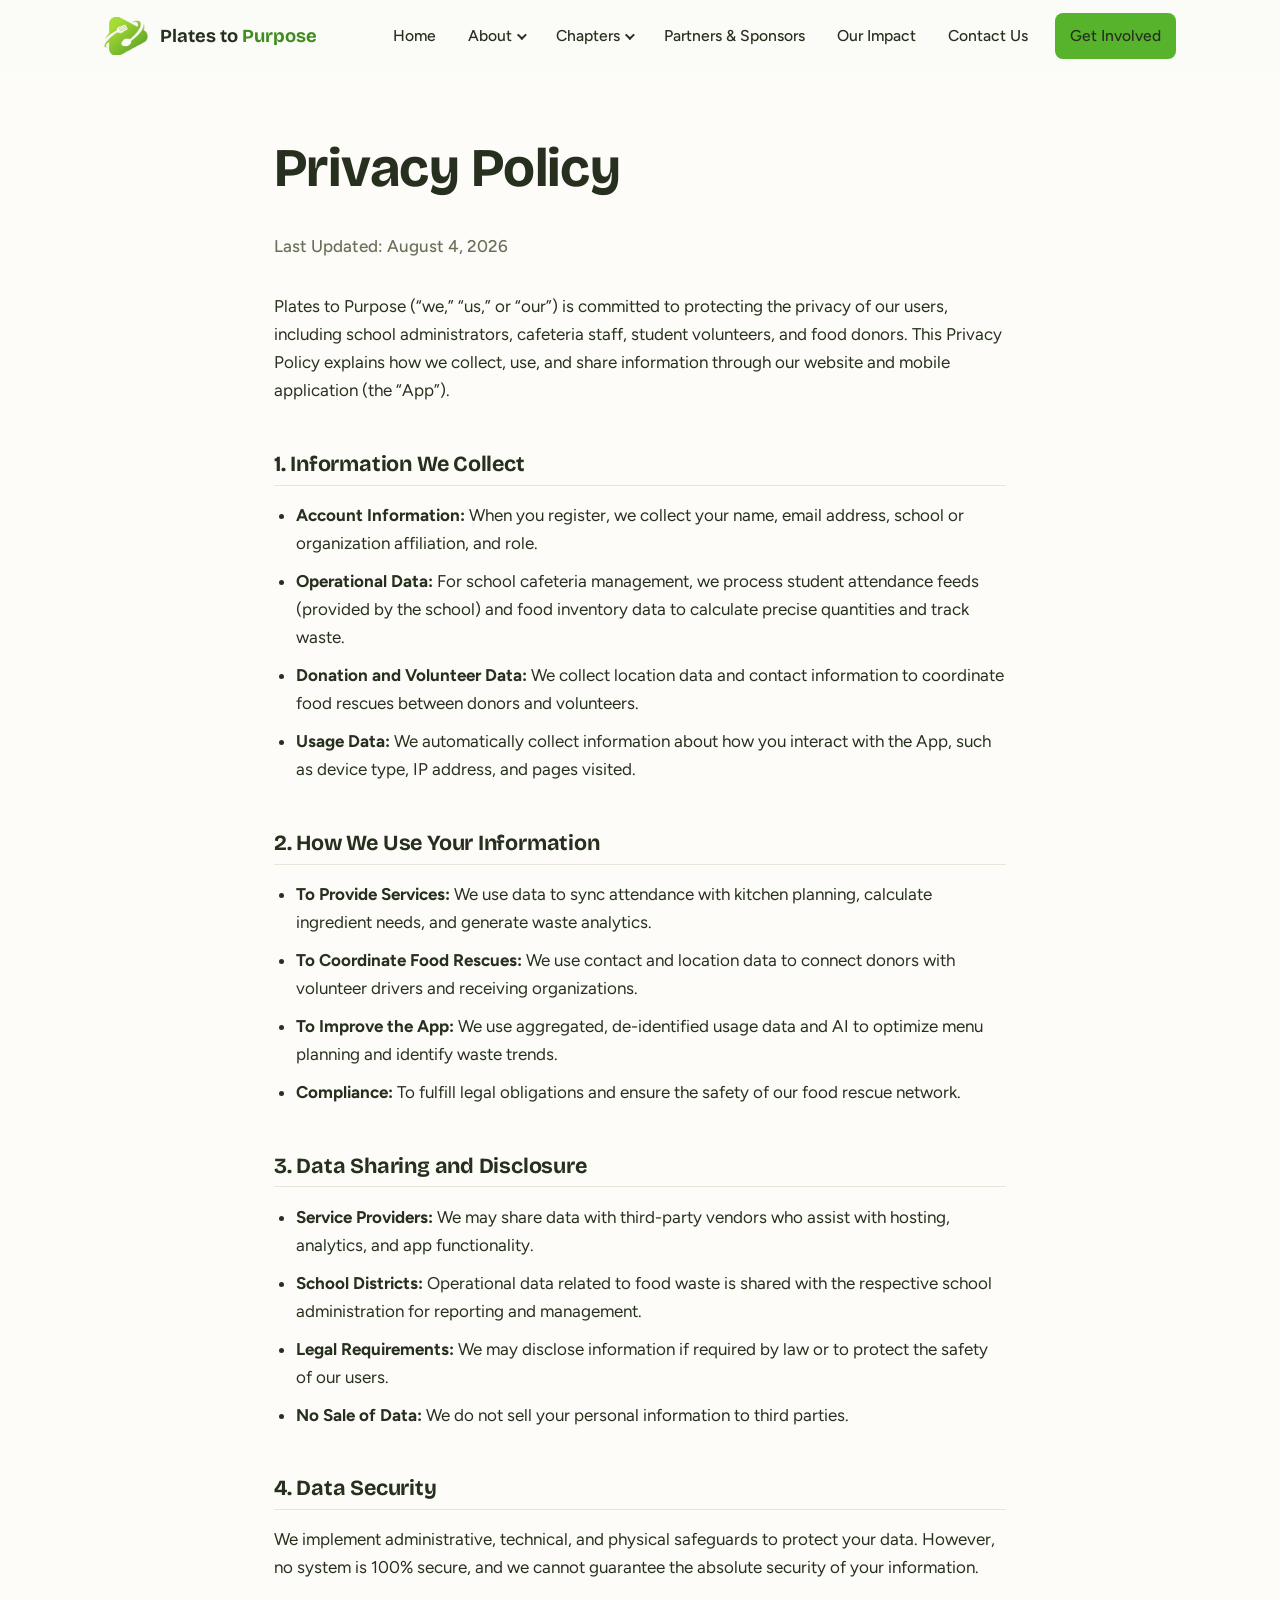
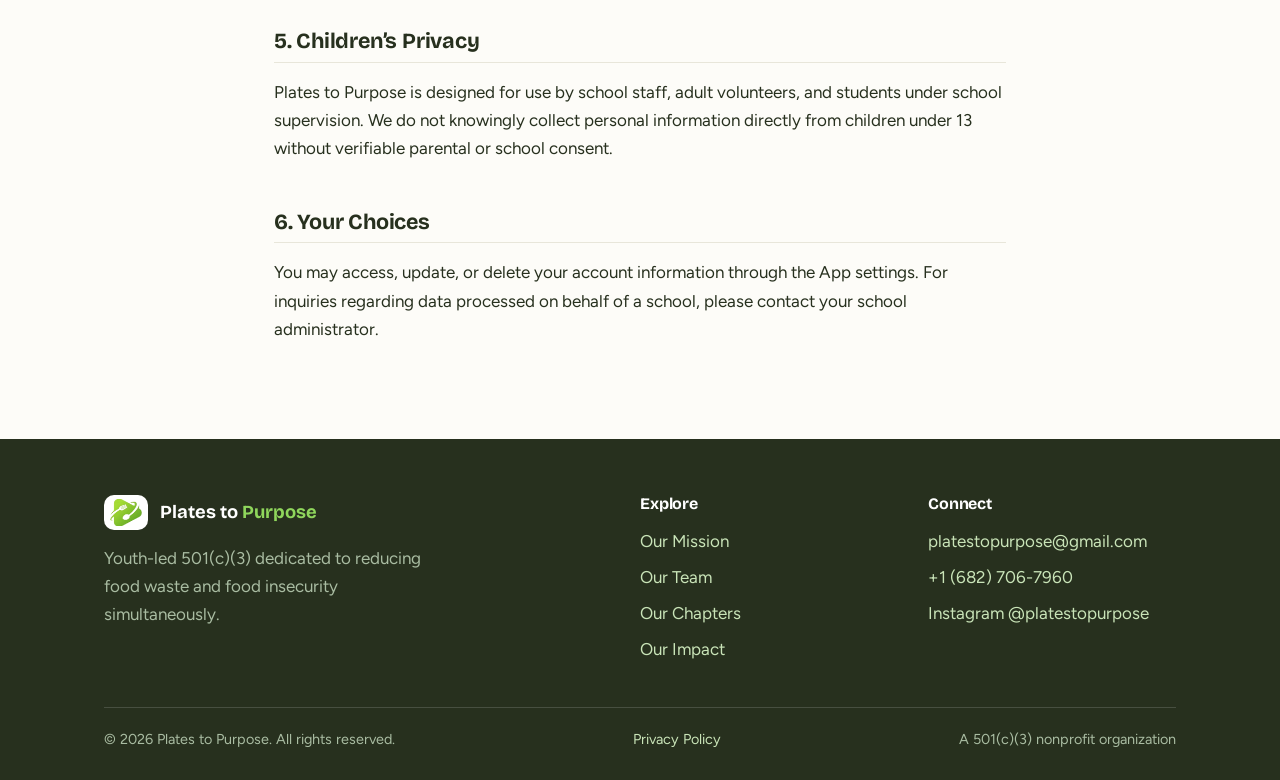
<file: privacy.html>
<!DOCTYPE html>
<html lang="en">
<head>
  <meta charset="UTF-8">
  <meta name="viewport" content="width=device-width, initial-scale=1.0">
  <title>Privacy Policy — Plates to Purpose</title>
  <meta name="description" content="Plates to Purpose privacy policy — how we collect, use, and share information.">
  <!-- Discourage search engines from indexing this page so it stays a
       footer-only link, per the request. -->
  <meta name="robots" content="noindex, nofollow">
  <link rel="preconnect" href="https://fonts.googleapis.com">
  <link rel="preconnect" href="https://fonts.gstatic.com" crossorigin>
  <link href="https://fonts.googleapis.com/css2?family=Bricolage+Grotesque:wght@500;600;700;800&family=Figtree:wght@400;500;600;700&display=swap" rel="stylesheet">
  <link rel="stylesheet" href="css/styles.css">
  <style>
    /* Scoped tweaks so the long policy text reads well */
    .legal-page { padding: 64px 0 96px; }
    .legal-page .container { max-width: 780px; }
    .legal-meta { color: var(--muted); font-weight: 500; margin-bottom: 32px; }
    .legal-page h2 {
      font-size: 1.35rem;
      margin-top: 2.2em;
      margin-bottom: 0.7em;
      padding-bottom: 8px;
      border-bottom: 1px solid var(--line);
    }
    .legal-page ul { padding-left: 22px; margin: 0 0 1em; }
    .legal-page li { margin-bottom: 10px; }
    .legal-page li strong { color: var(--ink); }
  </style>
</head>
<!-- data-page value intentionally unmatched so no nav item highlights -->
<body data-page="legal">

  <header class="site-header" id="site-header"></header>

  <main class="legal-page">
    <div class="container">
      <h1>Privacy Policy</h1>
      <p class="legal-meta">Last Updated: August 4, 2026</p>

      <p>Plates to Purpose (&ldquo;we,&rdquo; &ldquo;us,&rdquo; or &ldquo;our&rdquo;) is committed to protecting the privacy of our users, including school administrators, cafeteria staff, student volunteers, and food donors. This Privacy Policy explains how we collect, use, and share information through our website and mobile application (the &ldquo;App&rdquo;).</p>

      <h2>1. Information We Collect</h2>
      <ul>
        <li><strong>Account Information:</strong> When you register, we collect your name, email address, school or organization affiliation, and role.</li>
        <li><strong>Operational Data:</strong> For school cafeteria management, we process student attendance feeds (provided by the school) and food inventory data to calculate precise quantities and track waste.</li>
        <li><strong>Donation and Volunteer Data:</strong> We collect location data and contact information to coordinate food rescues between donors and volunteers.</li>
        <li><strong>Usage Data:</strong> We automatically collect information about how you interact with the App, such as device type, IP address, and pages visited.</li>
      </ul>

      <h2>2. How We Use Your Information</h2>
      <ul>
        <li><strong>To Provide Services:</strong> We use data to sync attendance with kitchen planning, calculate ingredient needs, and generate waste analytics.</li>
        <li><strong>To Coordinate Food Rescues:</strong> We use contact and location data to connect donors with volunteer drivers and receiving organizations.</li>
        <li><strong>To Improve the App:</strong> We use aggregated, de-identified usage data and AI to optimize menu planning and identify waste trends.</li>
        <li><strong>Compliance:</strong> To fulfill legal obligations and ensure the safety of our food rescue network.</li>
      </ul>

      <h2>3. Data Sharing and Disclosure</h2>
      <ul>
        <li><strong>Service Providers:</strong> We may share data with third-party vendors who assist with hosting, analytics, and app functionality.</li>
        <li><strong>School Districts:</strong> Operational data related to food waste is shared with the respective school administration for reporting and management.</li>
        <li><strong>Legal Requirements:</strong> We may disclose information if required by law or to protect the safety of our users.</li>
        <li><strong>No Sale of Data:</strong> We do not sell your personal information to third parties.</li>
      </ul>

      <h2>4. Data Security</h2>
      <p>We implement administrative, technical, and physical safeguards to protect your data. However, no system is 100% secure, and we cannot guarantee the absolute security of your information.</p>

      <h2>5. Children&rsquo;s Privacy</h2>
      <p>Plates to Purpose is designed for use by school staff, adult volunteers, and students under school supervision. We do not knowingly collect personal information directly from children under 13 without verifiable parental or school consent.</p>

      <h2>6. Your Choices</h2>
      <p>You may access, update, or delete your account information through the App settings. For inquiries regarding data processed on behalf of a school, please contact your school administrator.</p>
    </div>
  </main>

  <footer class="site-footer" id="site-footer"></footer>

  <script src="js/layout.js"></script>
  <script src="js/scroll.js"></script>
</body>
</html>
</file>
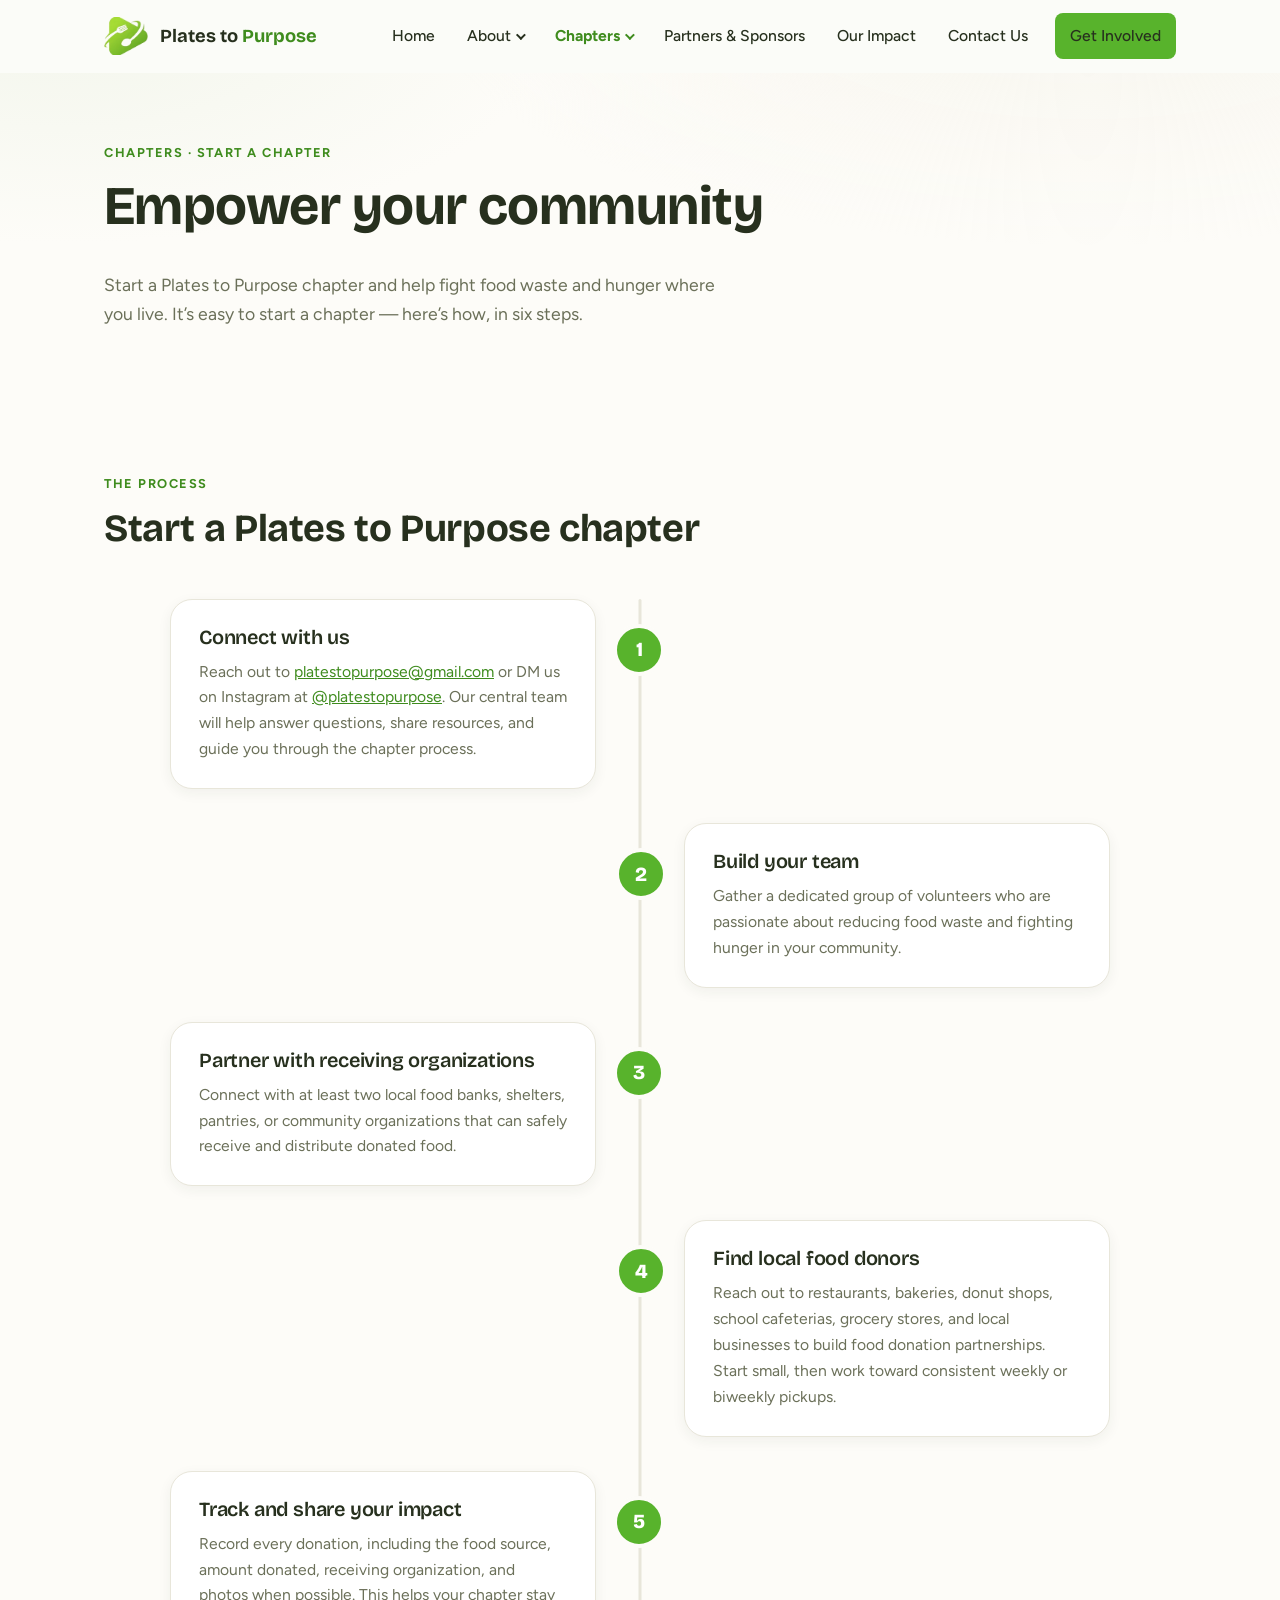
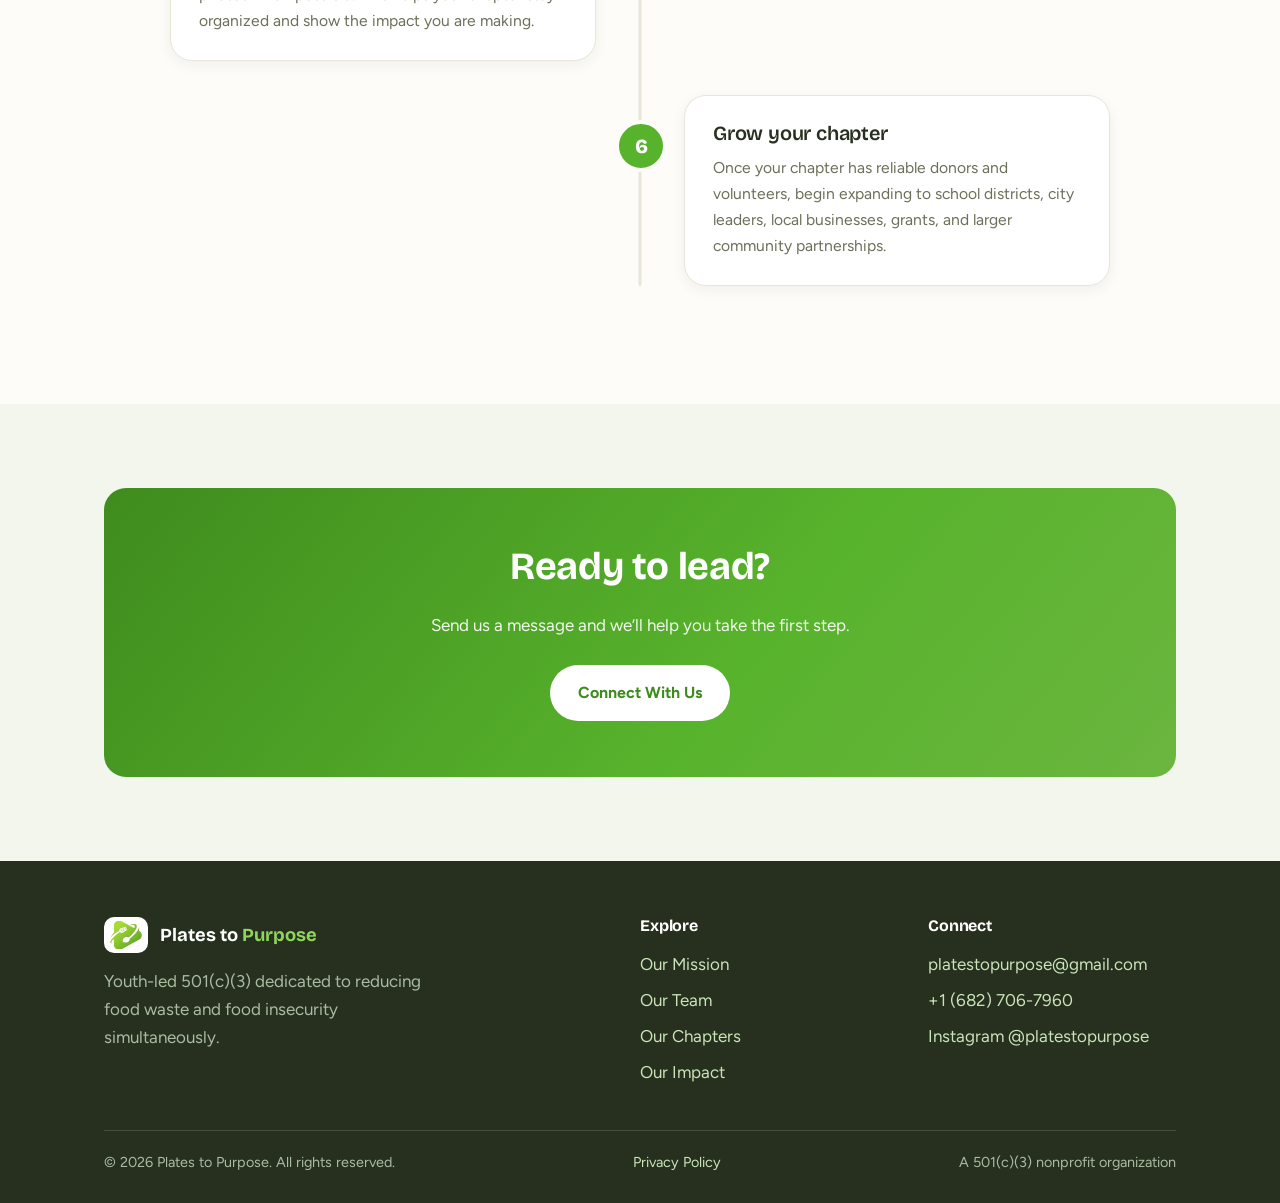
<file: start-a-chapter.html>
<!DOCTYPE html>
<html lang="en">
<head>
  <meta charset="UTF-8">
  <meta name="viewport" content="width=device-width, initial-scale=1.0">
  <title>Start a Chapter — Plates to Purpose</title>
  <meta name="description" content="Start a Plates to Purpose chapter in your community and help fight food waste and hunger.">
  <link rel="preconnect" href="https://fonts.googleapis.com">
  <link rel="preconnect" href="https://fonts.gstatic.com" crossorigin>
  <link href="https://fonts.googleapis.com/css2?family=Bricolage+Grotesque:wght@500;600;700;800&family=Figtree:wght@400;500;600;700&display=swap" rel="stylesheet">
  <link rel="stylesheet" href="css/styles.css">
</head>
<body data-page="start-a-chapter">

  <header class="site-header" id="site-header"></header>

  <main>

    <section class="page-hero">
      <div class="container reveal">
        <span class="eyebrow">Chapters &middot; Start a Chapter</span>
        <h1>Empower your community</h1>
        <p>
          Start a Plates to Purpose chapter and help fight food waste and hunger
          where you live. It&rsquo;s easy to start a chapter &mdash; here&rsquo;s
          how, in six steps.
        </p>
      </div>
    </section>

    <section class="section">
      <div class="container">
        <div class="section-intro reveal">
          <span class="eyebrow eyebrow--blue">The Process</span>
          <h2>Start a Plates to Purpose chapter</h2>
        </div>

        <!-- Animated timeline: steps slide in from alternating sides
             as you scroll. On phones they stack on one side. -->
        <div class="timeline">
          <div class="card tl-step reveal-left">
            <div class="tl-num" aria-hidden="true">1</div>
            <h3>Connect with us</h3>
            <p>Reach out to <a href="mailto:platestopurpose@gmail.com">platestopurpose@gmail.com</a> or DM us on Instagram at <a href="https://www.instagram.com/platestopurpose" target="_blank" rel="noopener">@platestopurpose</a>. Our central team will help answer questions, share resources, and guide you through the chapter process.</p>
          </div>

          <div class="card tl-step reveal-right">
            <div class="tl-num" aria-hidden="true">2</div>
            <h3>Build your team</h3>
            <p>Gather a dedicated group of volunteers who are passionate about reducing food waste and fighting hunger in your community.</p>
          </div>

          <div class="card tl-step reveal-left">
            <div class="tl-num" aria-hidden="true">3</div>
            <h3>Partner with receiving organizations</h3>
            <p>Connect with at least two local food banks, shelters, pantries, or community organizations that can safely receive and distribute donated food.</p>
          </div>

          <div class="card tl-step reveal-right">
            <div class="tl-num" aria-hidden="true">4</div>
            <h3>Find local food donors</h3>
            <p>Reach out to restaurants, bakeries, donut shops, school cafeterias, grocery stores, and local businesses to build food donation partnerships. Start small, then work toward consistent weekly or biweekly pickups.</p>
          </div>

          <div class="card tl-step reveal-left">
            <div class="tl-num" aria-hidden="true">5</div>
            <h3>Track and share your impact</h3>
            <p>Record every donation, including the food source, amount donated, receiving organization, and photos when possible. This helps your chapter stay organized and show the impact you are making.</p>
          </div>

          <div class="card tl-step reveal-right">
            <div class="tl-num" aria-hidden="true">6</div>
            <h3>Grow your chapter</h3>
            <p>Once your chapter has reliable donors and volunteers, begin expanding to school districts, city leaders, local businesses, grants, and larger community partnerships.</p>
          </div>
        </div>
      </div>
    </section>

    <section class="section section--tint">
      <div class="container">
        <div class="cta-band reveal">
          <h2>Ready to lead?</h2>
          <p>Send us a message and we&rsquo;ll help you take the first step.</p>
          <a href="contact.html" class="btn btn--green">Connect With Us</a>
        </div>
      </div>
    </section>

  </main>

  <footer class="site-footer" id="site-footer"></footer>

  <script src="js/layout.js"></script>
  <script src="js/scroll.js"></script>
</body>
</html>
</file>
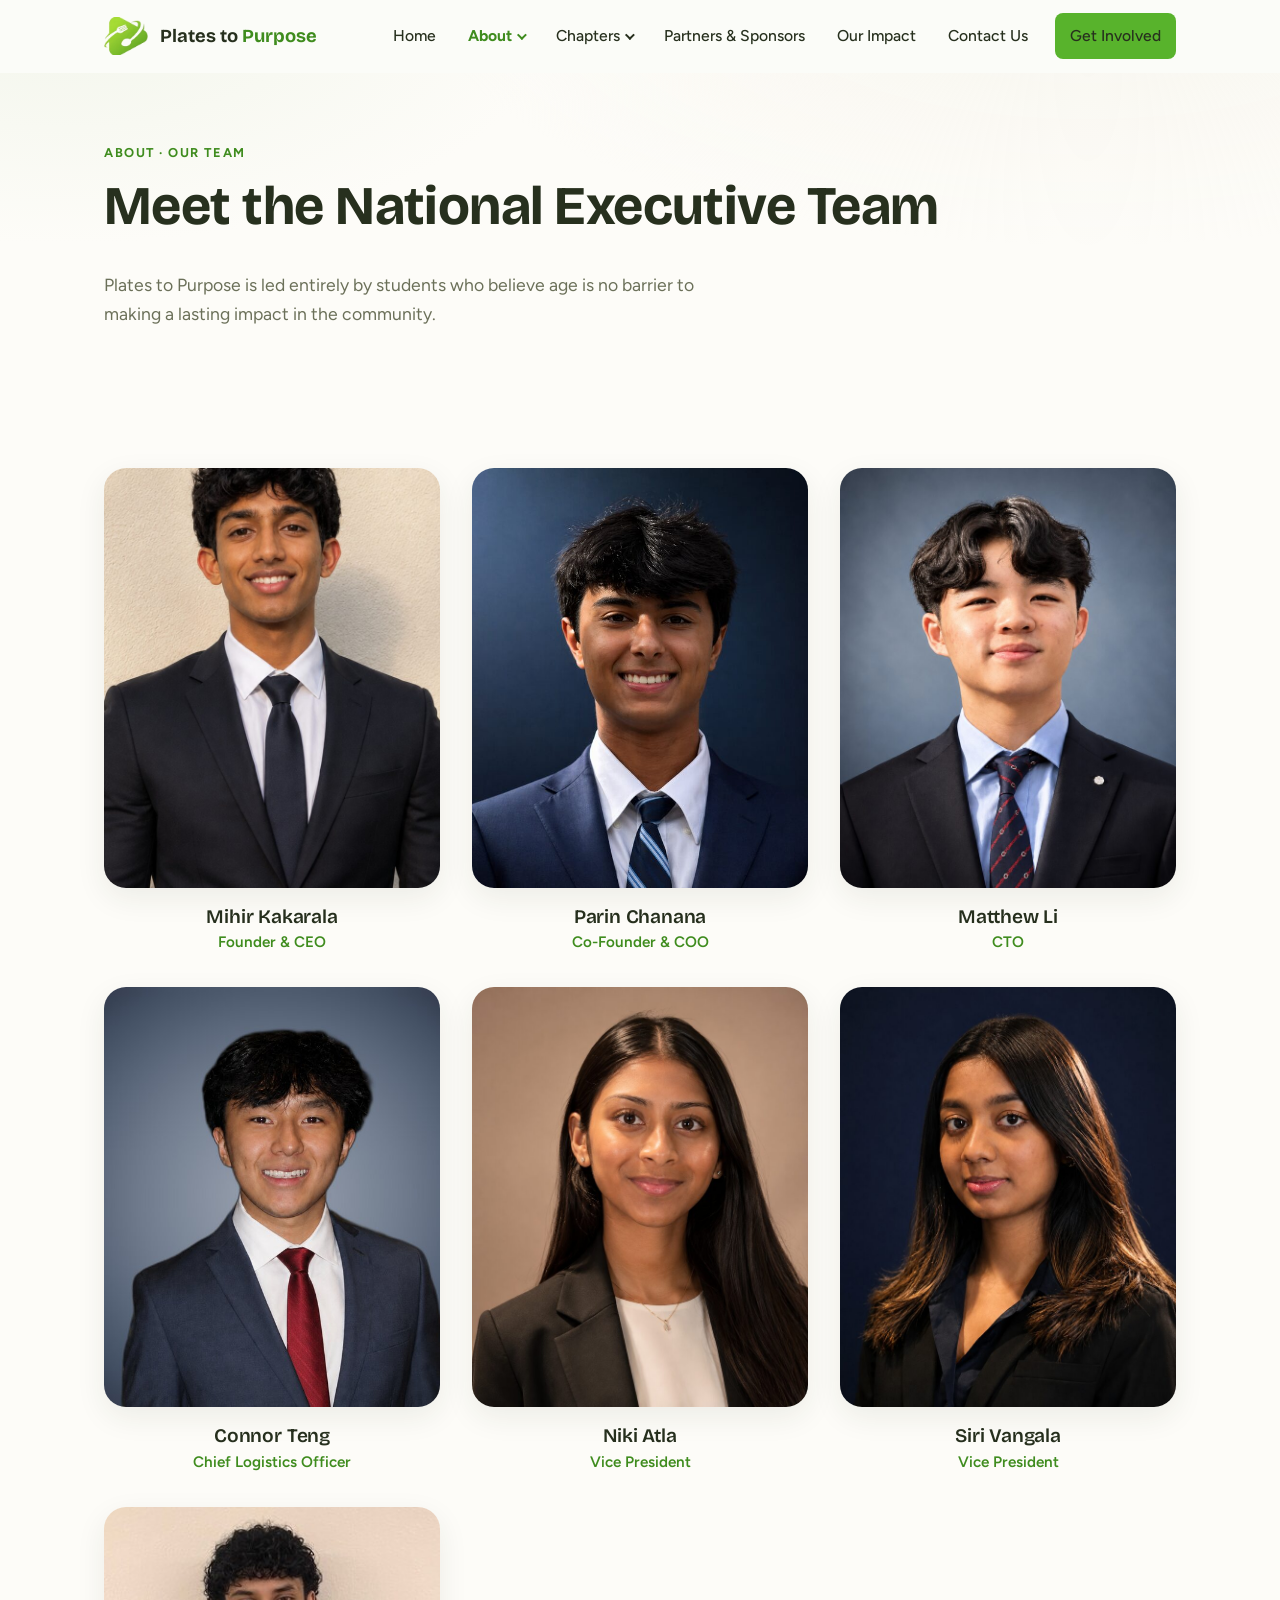
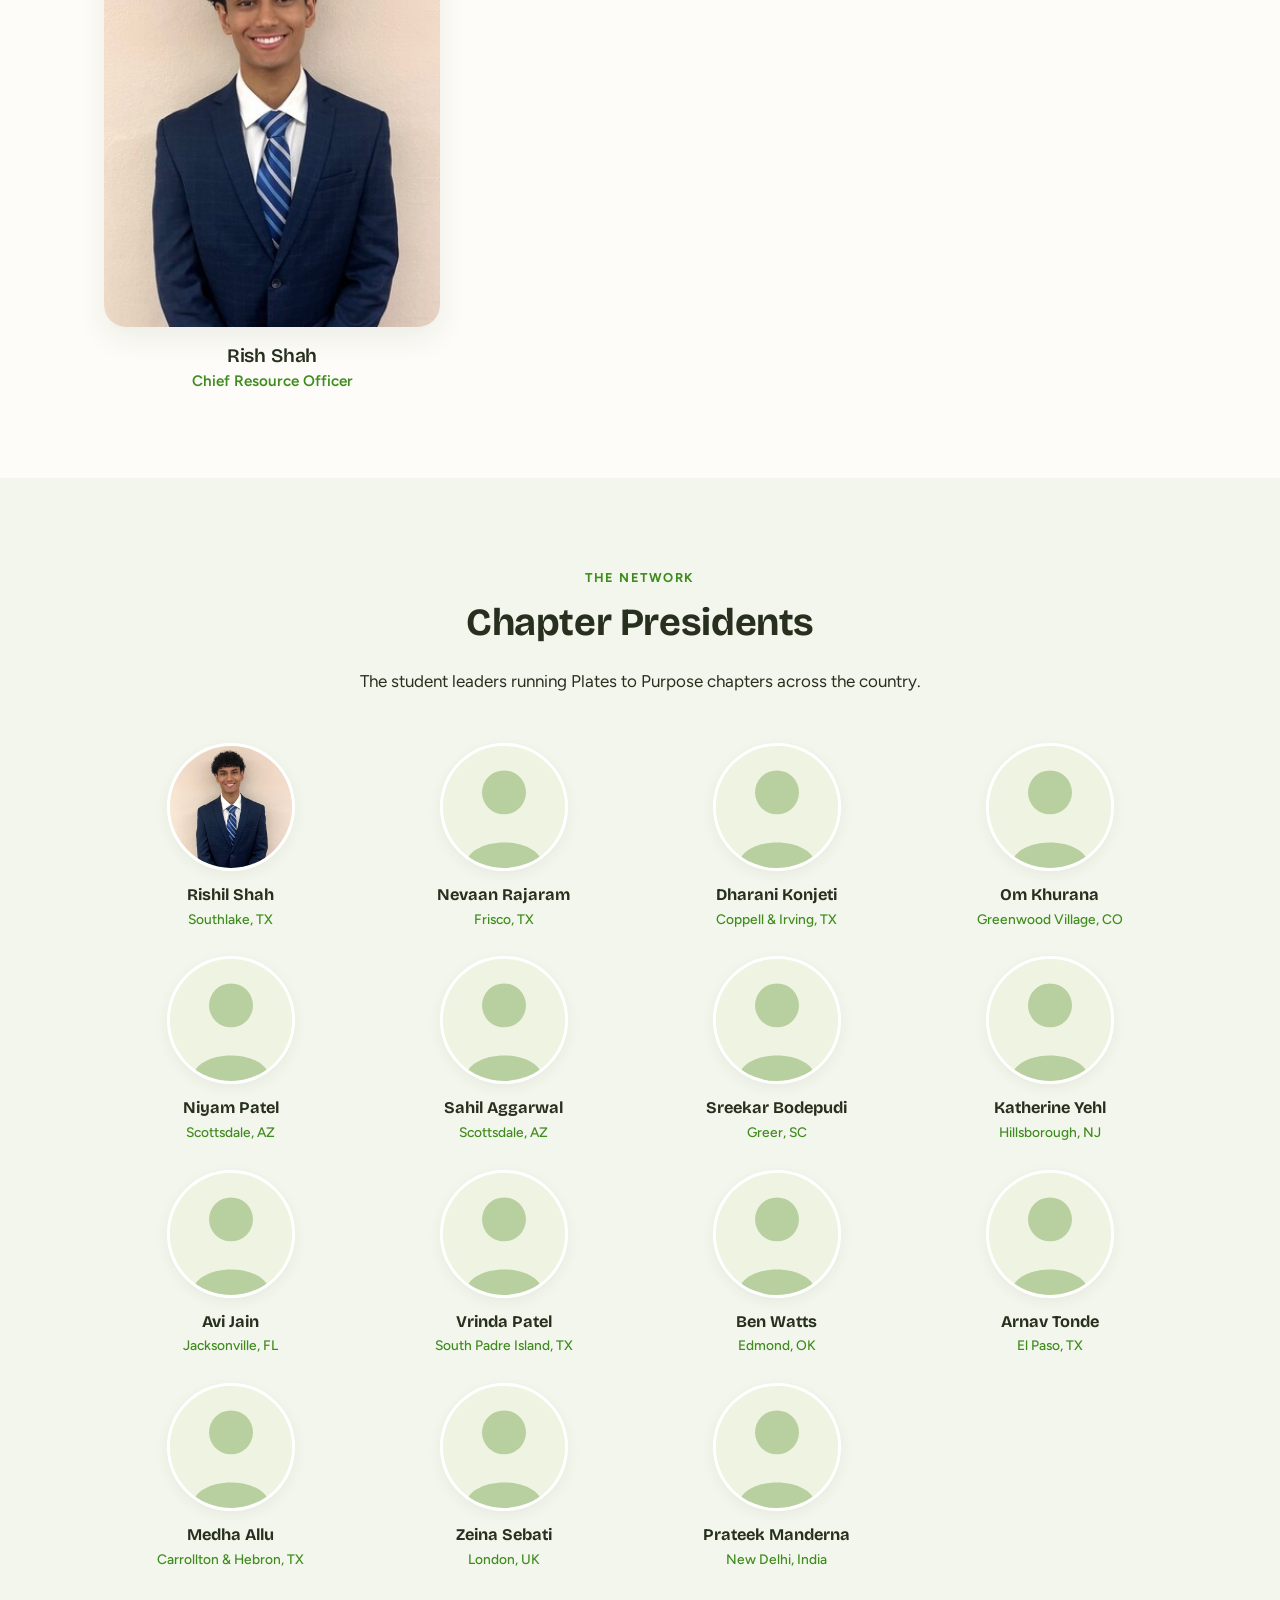
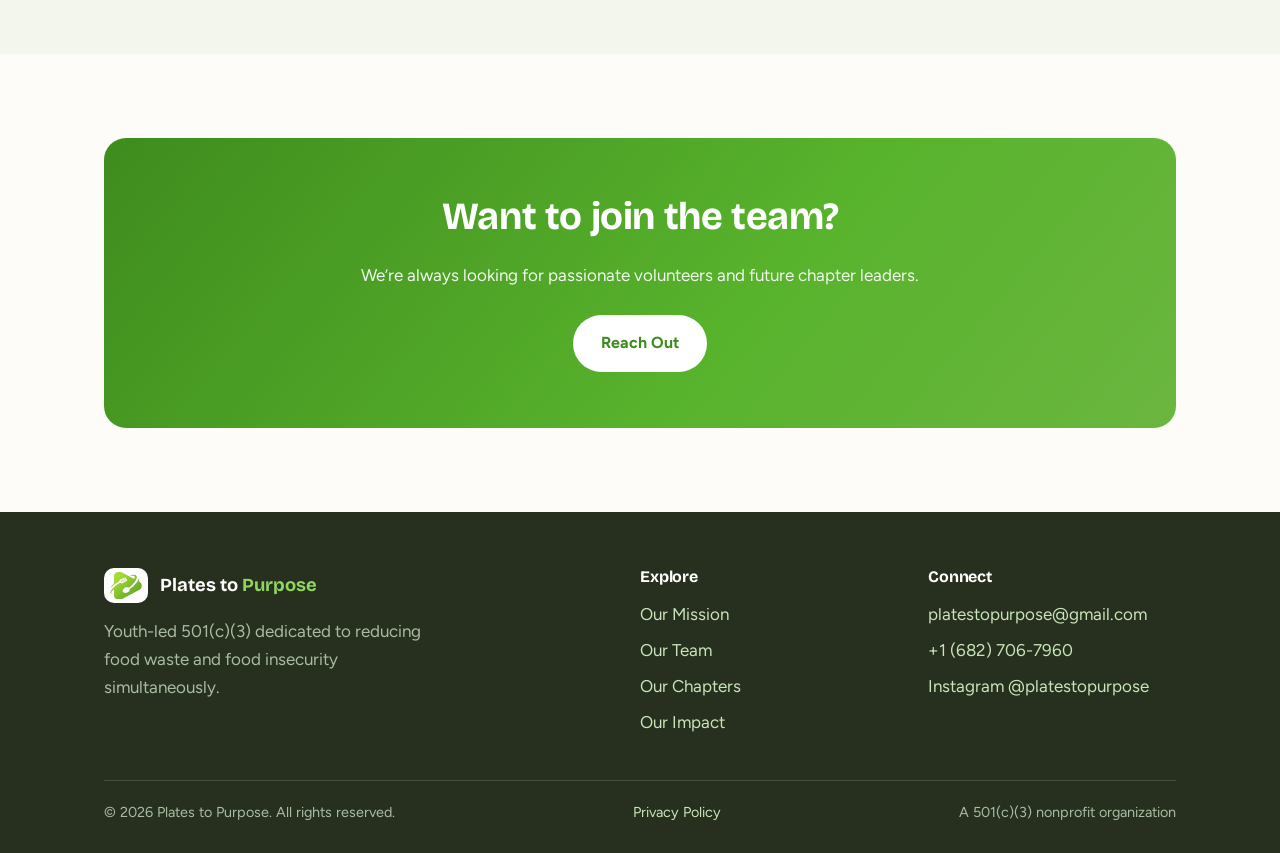
<file: team.html>
<!DOCTYPE html>
<html lang="en">
<head>
  <meta charset="UTF-8">
  <meta name="viewport" content="width=device-width, initial-scale=1.0">
  <title>Our Team — Plates to Purpose</title>
  <meta name="description" content="Meet the student leadership team behind Plates to Purpose.">
  <link rel="preconnect" href="https://fonts.googleapis.com">
  <link rel="preconnect" href="https://fonts.gstatic.com" crossorigin>
  <link href="https://fonts.googleapis.com/css2?family=Bricolage+Grotesque:wght@500;600;700;800&family=Figtree:wght@400;500;600;700&display=swap" rel="stylesheet">
  <link rel="stylesheet" href="css/styles.css">
</head>
<body data-page="team">

  <header class="site-header" id="site-header"></header>

  <main>

    <section class="page-hero">
      <div class="container reveal">
        <span class="eyebrow">About &middot; Our Team</span>
        <h1>Meet the National Executive Team</h1>
        <p>
          Plates to Purpose is led entirely by students who believe age is no
          barrier to making a lasting impact in the community.
        </p>
      </div>
    </section>

    <section class="section">
      <div class="container">
        <!-- Hover (or tap on mobile) a photo to flip it and read a short bio.
             To edit a bio, change the text inside the matching flip-back div. -->
        <div class="team-grid">

          <div class="team-card reveal">
            <div class="flip" tabindex="0" role="button" aria-label="Flip to read about Mihir Kakarala">
              <div class="flip-inner">
                <div class="flip-front"><img src="assets/images/team-mihir.jpg" alt="Headshot of Mihir Kakarala"></div>
                <div class="flip-back"><p>Mihir founded Plates to Purpose after learning about the realities of food insecurity and food waste so close to home, inspiring him to make a hands-on impact in his community. Today, Mihir leads the organization&rsquo;s strategy, partnerships, and operations to rescue surplus food and deliver it to families and individuals in need.</p></div>
              </div>
            </div>
            <h3 class="team-name">Mihir Kakarala</h3>
            <div class="team-role">Founder &amp; CEO</div>
          </div>

          <div class="team-card reveal">
            <div class="flip" tabindex="0" role="button" aria-label="Flip to read about Parin Chanana">
              <div class="flip-inner">
                <div class="flip-front"><img src="assets/images/team-parin.jpg" alt="Headshot of Parin Chanana"></div>
                <div class="flip-back"><p>Parin oversees day-to-day operations, translating the organization&rsquo;s broader strategy into coordinated food recovery pickups, volunteer efforts, and donation logistics. Beyond daily execution, he leads expansion and outreach by creating partnerships, securing funding through grants, streamlining operational systems, and establishing chapters across locations to maximize the organization&rsquo;s community impact.</p></div>
              </div>
            </div>
            <h3 class="team-name">Parin Chanana</h3>
            <div class="team-role">Co-Founder &amp; COO</div>
          </div>

          <div class="team-card reveal">
            <div class="flip" tabindex="0" role="button" aria-label="Flip to read about Matthew Li">
              <div class="flip-inner">
                <div class="flip-front"><img src="assets/images/team-matthew.jpg" alt="Headshot of Matthew Li"></div>
                <div class="flip-back"><p>As CTO, Matthew designs the technology behind Plates to Purpose, building the digital infrastructure that has helped rescue over 45,000 food items. From the organization&rsquo;s website to its donation tracking systems, he creates tools that turn logistics into impact, ensuring surplus food reaches people instead of landfills.</p></div>
              </div>
            </div>
            <h3 class="team-name">Matthew Li</h3>
            <div class="team-role">CTO</div>
          </div>

          <div class="team-card reveal">
            <div class="flip" tabindex="0" role="button" aria-label="Flip to read about Connor Teng">
              <div class="flip-inner">
                <div class="flip-front"><img src="assets/images/team-connor.jpg" alt="Headshot of Connor Teng"></div>
                <div class="flip-back"><p>As Chief Logistics Officer, Connor oversees the logistics behind Plates to Purpose&rsquo;s food recovery operations, coordinating pickup scheduling, volunteer input, and donation tracking across chapters. He built the organization&rsquo;s app to manage logistics, from scheduling pickups to verifying donations, giving chapters a reliable system to run on as the organization scales.</p></div>
              </div>
            </div>
            <h3 class="team-name">Connor Teng</h3>
            <div class="team-role">Chief Logistics Officer</div>
          </div>

          <div class="team-card reveal">
            <div class="flip" tabindex="0" role="button" aria-label="Flip to read about Niki Atla">
              <div class="flip-inner">
                <div class="flip-front"><img src="assets/images/team-niki.jpg" alt="Headshot of Niki Atla"></div>
                <div class="flip-back"><p>As Vice President of Plates to Purpose, Niki helps oversee food rescue operations, volunteer coordination, and community outreach. She works with partner organizations to ensure surplus food is efficiently redirected to local shelters and communities facing food insecurity.</p></div>
              </div>
            </div>
            <h3 class="team-name">Niki Atla</h3>
            <div class="team-role">Vice President</div>
          </div>

          <div class="team-card reveal">
            <div class="flip" tabindex="0" role="button" aria-label="Flip to read about Siri Vangala">
              <div class="flip-inner">
                <div class="flip-front"><img src="assets/images/team-siri.jpg" alt="Headshot of Siri Vangala"></div>
                <div class="flip-back"><p>Siri&rsquo;s role has expanded to developing partnerships that strengthen PTP&rsquo;s presence in schools and broaden its community impact. She also supports the student volunteers who make PTP&rsquo;s food recovery efforts possible.</p></div>
              </div>
            </div>
            <h3 class="team-name">Siri Vangala</h3>
            <div class="team-role">Vice President</div>
          </div>

          <div class="team-card reveal">
            <div class="flip" tabindex="0" role="button" aria-label="Flip to read about Rish Shah">
              <div class="flip-inner">
                <div class="flip-front"><img src="assets/images/team-rish.jpg" alt="Headshot of Rish Shah"></div>
                <div class="flip-back"><p>Rish helps with fundraising and partnerships for Plates to Purpose, and he also drives and delivers food for our Southlake chapter. He reaches out to donors, looks into grants, and works with local businesses that donate food.</p></div>
              </div>
            </div>
            <h3 class="team-name">Rish Shah</h3>
            <div class="team-role">Chief Resource Officer</div>
          </div>

        </div>
      </div>
    </section>

    <!-- ================= CHAPTER PRESIDENTS ================= -->
    <!-- Grid of chapter leads across the network. To add a new president:
         copy one <div class="president"> block and update the photo, name,
         and location. Use assets/images/blank-profile.svg for anyone whose
         headshot hasn't been submitted yet. Four cards per row on desktop. -->
    <section class="section section--tint">
      <div class="container">
        <div class="section-intro section-intro--center reveal">
          <span class="eyebrow">The Network</span>
          <h2>Chapter Presidents</h2>
          <p>The student leaders running Plates to Purpose chapters across the country.</p>
        </div>

        <div class="president-grid reveal">
          <div class="president">
            <img class="president-photo" src="assets/images/leader-rish.jpg" alt="Rishil Shah">
            <div class="president-name">Rishil Shah</div>
            <div class="president-location">Southlake, TX</div>
          </div>
          <div class="president">
            <img class="president-photo" src="assets/images/blank-profile.svg" alt="">
            <div class="president-name">Nevaan Rajaram</div>
            <div class="president-location">Frisco, TX</div>
          </div>
          <div class="president">
            <img class="president-photo" src="assets/images/blank-profile.svg" alt="">
            <div class="president-name">Dharani Konjeti</div>
            <div class="president-location">Coppell &amp; Irving, TX</div>
          </div>
          <div class="president">
            <img class="president-photo" src="assets/images/blank-profile.svg" alt="">
            <div class="president-name">Om Khurana</div>
            <div class="president-location">Greenwood Village, CO</div>
          </div>

          <div class="president">
            <img class="president-photo" src="assets/images/blank-profile.svg" alt="">
            <div class="president-name">Niyam Patel</div>
            <div class="president-location">Scottsdale, AZ</div>
          </div>
          <div class="president">
            <img class="president-photo" src="assets/images/blank-profile.svg" alt="">
            <div class="president-name">Sahil Aggarwal</div>
            <div class="president-location">Scottsdale, AZ</div>
          </div>
          <div class="president">
            <img class="president-photo" src="assets/images/blank-profile.svg" alt="">
            <div class="president-name">Sreekar Bodepudi</div>
            <div class="president-location">Greer, SC</div>
          </div>
          <div class="president">
            <img class="president-photo" src="assets/images/blank-profile.svg" alt="">
            <div class="president-name">Katherine Yehl</div>
            <div class="president-location">Hillsborough, NJ</div>
          </div>

          <div class="president">
            <img class="president-photo" src="assets/images/blank-profile.svg" alt="">
            <div class="president-name">Avi Jain</div>
            <div class="president-location">Jacksonville, FL</div>
          </div>
          <div class="president">
            <img class="president-photo" src="assets/images/blank-profile.svg" alt="">
            <div class="president-name">Vrinda Patel</div>
            <div class="president-location">South Padre Island, TX</div>
          </div>
          <div class="president">
            <img class="president-photo" src="assets/images/blank-profile.svg" alt="">
            <div class="president-name">Ben Watts</div>
            <div class="president-location">Edmond, OK</div>
          </div>
          <div class="president">
            <img class="president-photo" src="assets/images/blank-profile.svg" alt="">
            <div class="president-name">Arnav Tonde</div>
            <div class="president-location">El Paso, TX</div>
          </div>

          <div class="president">
            <img class="president-photo" src="assets/images/blank-profile.svg" alt="">
            <div class="president-name">Medha Allu</div>
            <div class="president-location">Carrollton &amp; Hebron, TX</div>
          </div>
          <div class="president">
            <img class="president-photo" src="assets/images/blank-profile.svg" alt="">
            <div class="president-name">Zeina Sebati</div>
            <div class="president-location">London, UK</div>
          </div>
          <div class="president">
            <img class="president-photo" src="assets/images/blank-profile.svg" alt="">
            <div class="president-name">Prateek Manderna</div>
            <div class="president-location">New Delhi, India</div>
          </div>
        </div>
      </div>
    </section>

    <section class="section">
      <div class="container">
        <div class="cta-band reveal">
          <h2>Want to join the team?</h2>
          <p>We&rsquo;re always looking for passionate volunteers and future chapter leaders.</p>
          <a href="contact.html" class="btn btn--green">Reach Out</a>
        </div>
      </div>
    </section>

  </main>

  <footer class="site-footer" id="site-footer"></footer>

  <script src="js/layout.js"></script>
  <script src="js/scroll.js"></script>
  <script>
    // On touch devices there is no hover, so tapping toggles the flip.
    document.querySelectorAll(".flip").forEach((card) => {
      card.addEventListener("click", () => card.classList.toggle("is-flipped"));
      card.addEventListener("keydown", (e) => {
        if (e.key === "Enter" || e.key === " ") {
          e.preventDefault();
          card.classList.toggle("is-flipped");
        }
      });
    });
  </script>
</body>
</html>
</file>
<file: css/styles.css>
/* ==========================================================================
   PLATES TO PURPOSE — STYLESHEET
   --------------------------------------------------------------------------
   HOW THIS FILE IS ORGANIZED
   1. Design tokens (brand colors, fonts, spacing) — edit these to re-theme
   2. Base styles (reset, typography)
   3. Layout helpers (containers, sections, grids)
   4. Header & footer
   5. Reusable components (buttons, cards, eyebrows, stats)
   6. Page-specific sections (hero, route, team, press, steps, etc.)
   7. Scroll-animation states
   8. Responsive breakpoints are placed next to the rules they modify
   ========================================================================== */


/* 1. DESIGN TOKENS ------------------------------------------------------- */
/*    Colors are sampled from the PTP logo: apple green + sky blue.         */

:root {
  /* Brand colors — single-color scheme built on PTP green, with warm
     neutrals. NOTE: the --blue variables are kept only so older class
     names keep working; they now hold green/warm values. */
  --green:       #58B32C;   /* primary — logo green */
  --green-deep:  #3F8C1E;   /* hover / emphasis */
  --green-soft:  #79B84E;   /* lighter companion green */
  --green-tint:  #F3F6EC;   /* soft warm-green section background */
  --blue:        #79B84E;   /* (compat) = green-soft */
  --blue-deep:   #3F8C1E;   /* (compat) = green-deep */
  --blue-tint:   #F8F6EF;   /* (compat) = warm sand section background */

  /* Neutrals — warmed up */
  --ink:         #27301E;   /* headings + body text (green-tinted charcoal) */
  --muted:       #6B7059;   /* secondary text (warm) */
  --paper:       #FDFCF8;   /* page background (warm cream) */
  --white:       #FFFFFF;
  --line:        #E8E6DA;   /* warm borders and dividers */

  /* Typography */
  --font-display: "Bricolage Grotesque", "Segoe UI", sans-serif;
  --font-body:    "Figtree", "Segoe UI", sans-serif;

  /* Layout */
  --container:   1120px;
  --radius:      14px;
  --radius-lg:   22px;
  --shadow:      0 10px 30px rgba(34, 48, 30, 0.08);
  --shadow-soft: 0 4px 14px rgba(34, 48, 30, 0.06);
}


/* 2. BASE ---------------------------------------------------------------- */

*, *::before, *::after { box-sizing: border-box; }

html { scroll-behavior: smooth; }

body {
  margin: 0;
  font-family: var(--font-body);
  font-size: 1.0625rem;             /* 17px */
  line-height: 1.65;
  color: var(--ink);
  background: var(--paper);
  -webkit-font-smoothing: antialiased;
}

h1, h2, h3, h4 {
  font-family: var(--font-display);
  line-height: 1.15;
  margin: 0 0 0.6em;
  letter-spacing: -0.01em;
}

h1 { font-size: clamp(2.2rem, 5vw, 3.4rem); font-weight: 700; }
h2 { font-size: clamp(1.7rem, 3.5vw, 2.4rem); font-weight: 700; }
h3 { font-size: 1.25rem; font-weight: 600; }

p { margin: 0 0 1em; }
p:last-child { margin-bottom: 0; }

a { color: var(--green-deep); }

img { max-width: 100%; display: block; }


/* 3. LAYOUT HELPERS ------------------------------------------------------ */

.container {
  max-width: var(--container);
  margin: 0 auto;
  padding: 0 24px;
}

.section       { padding: 84px 0; }
.section--tint { background: var(--green-tint); }
.section--blue { background: var(--blue-tint); }

.section-intro {
  max-width: 640px;
  margin-bottom: 48px;
}
.section-intro--center {
  margin-left: auto;
  margin-right: auto;
  text-align: center;
}

.grid-2 { display: grid; grid-template-columns: 1fr 1fr; gap: 32px; }
.grid-3 { display: grid; grid-template-columns: repeat(3, 1fr); gap: 28px; }
.grid-4 { display: grid; grid-template-columns: repeat(4, 1fr); gap: 24px; }

@media (max-width: 900px) {
  .grid-3, .grid-4 { grid-template-columns: 1fr 1fr; }
}
@media (max-width: 620px) {
  .grid-2, .grid-3, .grid-4 { grid-template-columns: 1fr; }
  .section { padding: 60px 0; }
}


/* 4. HEADER & FOOTER ----------------------------------------------------- */

.site-header {
  position: sticky;
  top: 0;
  z-index: 50;
  background: rgba(251, 252, 248, 0.92);
  backdrop-filter: blur(10px);
  border-bottom: 1px solid transparent;
  transition: border-color 0.25s ease, box-shadow 0.25s ease;
}
/* .is-scrolled is added by js/scroll.js once the page scrolls */
.site-header.is-scrolled {
  border-bottom-color: var(--line);
  box-shadow: var(--shadow-soft);
}

.header-inner {
  display: flex;
  align-items: center;
  justify-content: space-between;
  gap: 20px;
  min-height: 72px;
}

.brand {
  display: flex;
  align-items: center;
  gap: 12px;
  text-decoration: none;
  color: var(--ink);
}
.brand img { width: 44px; height: auto; }
/* On the dark footer, the logo sits on a small white chip so its
   white fork-and-swoosh details stay visible. */
.site-footer .brand img {
  background: var(--white);
  border-radius: 10px;
  padding: 4px 6px;
}
.brand-name {
  font-family: var(--font-display);
  font-weight: 700;
  font-size: 1.15rem;
  line-height: 1.1;
}
.brand-name span { color: var(--green-deep); }

.main-nav { display: flex; align-items: center; gap: 6px; }

.main-nav a {
  display: block;
  padding: 8px 13px;
  border-radius: 8px;
  text-decoration: none;
  color: var(--ink);
  font-weight: 500;
  font-size: 0.98rem;
}
.main-nav a:hover { background: var(--green-tint); color: var(--green-deep); }
.main-nav a.is-active { color: var(--green-deep); font-weight: 700; }

/* Dropdown menus (About, Chapters) */
.nav-item { position: relative; }

.nav-item > button {
  display: flex;
  align-items: center;
  gap: 5px;
  padding: 8px 13px;
  border: 0;
  border-radius: 8px;
  background: none;
  font: inherit;
  font-weight: 500;
  font-size: 0.98rem;
  color: var(--ink);
  cursor: pointer;
}
.nav-item > button:hover { background: var(--green-tint); color: var(--green-deep); }
.nav-item > button.is-active { color: var(--green-deep); font-weight: 700; }
.nav-item > button::after {
  content: "";
  width: 7px; height: 7px;
  border-right: 2px solid currentColor;
  border-bottom: 2px solid currentColor;
  transform: rotate(45deg) translateY(-2px);
}

.dropdown {
  position: absolute;
  top: calc(100% + 6px);
  left: 0;
  min-width: 190px;
  padding: 8px;
  background: var(--white);
  border: 1px solid var(--line);
  border-radius: var(--radius);
  box-shadow: var(--shadow);
  display: none;
}
.nav-item.is-open .dropdown,
.nav-item:hover .dropdown,
.nav-item:focus-within .dropdown { display: block; }

.dropdown a { padding: 9px 12px; }

.nav-cta {
  margin-left: 8px;
}

/* Mobile nav toggle */
.nav-toggle {
  display: none;
  flex-direction: column;
  gap: 5px;
  padding: 10px;
  border: 0;
  background: none;
  cursor: pointer;
}
.nav-toggle span {
  width: 24px; height: 2.5px;
  background: var(--ink);
  border-radius: 2px;
}

@media (max-width: 940px) {
  .nav-toggle { display: flex; }

  .main-nav {
    position: absolute;
    top: 100%;
    left: 0;
    right: 0;
    flex-direction: column;
    align-items: stretch;
    padding: 12px 20px 20px;
    background: var(--paper);
    border-bottom: 1px solid var(--line);
    box-shadow: var(--shadow);
    display: none;
  }
  .main-nav.is-open { display: flex; }

  .nav-item > button { width: 100%; justify-content: space-between; }
  .dropdown {
    position: static;
    display: block;
    border: 0;
    box-shadow: none;
    padding: 0 0 0 16px;
    background: none;
  }
  .nav-cta { margin: 10px 0 0; }
}

.site-footer {
  background: var(--ink);
  color: #E7EEE3;
  padding: 56px 0 28px;
  margin-top: 0;
}
.footer-grid {
  display: grid;
  grid-template-columns: 2fr 1fr 1fr;
  gap: 40px;
  margin-bottom: 36px;
}
@media (max-width: 720px) { .footer-grid { grid-template-columns: 1fr; } }

.site-footer h4 { color: var(--white); font-size: 1rem; margin-bottom: 14px; }
.site-footer a { color: #C9E4B8; text-decoration: none; }
.site-footer a:hover { text-decoration: underline; }
.site-footer ul { list-style: none; margin: 0; padding: 0; }
.site-footer li { margin-bottom: 8px; }
.footer-tagline { color: #A9BCA2; max-width: 320px; }
.footer-bottom {
  border-top: 1px solid rgba(255,255,255,0.15);
  padding-top: 20px;
  font-size: 0.9rem;
  color: #A9BCA2;
  display: flex;
  justify-content: space-between;
  flex-wrap: wrap;
  gap: 10px;
}


/* 5. REUSABLE COMPONENTS ------------------------------------------------- */

/* Small colored label above a heading */
.eyebrow {
  display: inline-block;
  font-size: 0.8rem;
  font-weight: 700;
  letter-spacing: 0.12em;
  text-transform: uppercase;
  color: var(--green-deep);
  margin-bottom: 12px;
}
.eyebrow--blue { color: var(--blue-deep); }

/* Buttons */
.btn {
  display: inline-block;
  padding: 13px 26px;
  border-radius: 999px;
  font-family: var(--font-body);
  font-weight: 700;
  font-size: 1rem;
  text-decoration: none;
  border: 2px solid transparent;
  cursor: pointer;
  transition: background 0.2s ease, color 0.2s ease, transform 0.15s ease;
}
.btn:active { transform: scale(0.98); }

.btn--green { background: var(--green); color: var(--white); }
.btn--green:hover { background: var(--green-deep); }

.btn--outline { border-color: var(--green); color: var(--green-deep); background: transparent; }
.btn--outline:hover { background: var(--green-tint); }

.btn--blue { background: var(--blue); color: var(--white); }
.btn--blue:hover { background: var(--blue-deep); }

/* Cards */
.card {
  background: var(--white);
  border: 1px solid var(--line);
  border-radius: var(--radius-lg);
  padding: 28px;
  box-shadow: var(--shadow-soft);
}
.card h3 { margin-bottom: 10px; }
.card p { color: var(--muted); font-size: 0.98rem; }

.card-icon {
  width: 48px; height: 48px;
  display: grid;
  place-items: center;
  border-radius: 12px;
  background: var(--green-tint);
  color: var(--green-deep);
  margin-bottom: 18px;
  font-size: 1.4rem;
}
.card-icon--blue { background: var(--blue-tint); color: var(--blue-deep); }

/* Big statistic blocks */
.stat-card {
  text-align: center;
  padding: 34px 24px;
}
.stat-number {
  font-family: var(--font-display);
  font-weight: 800;
  font-size: clamp(1.75rem, 3vw, 2.4rem);
  color: var(--green-deep);
  line-height: 1.05;
  margin-bottom: 10px;
  font-variant-numeric: tabular-nums;
  letter-spacing: -0.02em;
}
.stat-card--blue .stat-number { color: var(--blue-deep); }
.stat-label { color: var(--muted); font-weight: 500; }
.stat-label sup { line-height: 0; }
.stat-label sup a {
  text-decoration: none;
  color: var(--green-deep);
  font-weight: 700;
}

/* Impact page: reach line + source footnote under the stat tiles */
.impact-reach {
  text-align: center;
  margin-top: 28px;
  font-size: 1.05rem;
  color: var(--ink);
}
.impact-reach strong { color: var(--green-deep); }
.impact-footnote {
  text-align: center;
  margin-top: 10px;
  color: var(--muted);
  font-size: 0.86rem;
  max-width: 640px;
  margin-left: auto;
  margin-right: auto;
  scroll-margin-top: 90px;
}

/* Top donors list: ranked rows with proportional green bars */
.donors {
  max-width: 760px;
  margin: 44px auto 24px;
  padding: 28px 32px;
  background: var(--white);
  border: 1px solid var(--line);
  border-radius: var(--radius-lg);
  box-shadow: var(--shadow-soft);
}
.donors-title {
  font-family: var(--font-display);
  font-weight: 700;
  color: var(--ink);
  font-size: 1.2rem;
  margin: 0 0 18px;
  text-align: center;
}
.donors-list {
  list-style: none;
  margin: 0;
  padding: 0;
  display: grid;
  gap: 14px;
}
.donors-list li {
  display: grid;
  grid-template-columns: 22px minmax(140px, 1.3fr) 2fr auto;
  align-items: center;
  gap: 14px;
}
.donor-rank {
  font-family: var(--font-display);
  font-weight: 700;
  color: var(--green-deep);
  font-size: 0.95rem;
}
.donor-name { font-weight: 600; color: var(--ink); font-size: 0.98rem; }
.donor-bar {
  height: 10px;
  background: var(--green-tint);
  border-radius: 999px;
  overflow: hidden;
  position: relative;
}
.donor-bar > span {
  display: block;
  height: 100%;
  width: 0;
  background: linear-gradient(90deg, var(--green) 0%, var(--green-deep) 100%);
  border-radius: 999px;
  transition: width 1.2s ease-out;
}
.donor-amount {
  color: var(--green-deep);
  font-weight: 700;
  font-size: 0.9rem;
  font-variant-numeric: tabular-nums;
  white-space: nowrap;
}

@media (max-width: 620px) {
  .donors { padding: 22px 20px; }
  .donors-list li {
    grid-template-columns: 20px 1fr auto;
    row-gap: 6px;
  }
  /* bar spans the full width under the name/amount row on mobile */
  .donor-bar { grid-column: 1 / -1; margin-left: 34px; }
}

@media (prefers-reduced-motion: reduce) {
  .donor-bar > span { transition: none; }
}

/* Photo frame used across pages */
.photo {
  border-radius: var(--radius-lg);
  overflow: hidden;
  box-shadow: var(--shadow);
}
.photo img { width: 100%; height: 100%; object-fit: cover; }


/* 6. PAGE SECTIONS ------------------------------------------------------- */

/* --- Home hero --- */
.hero {
  position: relative;
  padding: 90px 0 70px;
  overflow: hidden;
}
.hero-inner {
  display: grid;
  grid-template-columns: 1.05fr 0.95fr;
  gap: 56px;
  align-items: center;
}
@media (max-width: 860px) {
  .hero { padding: 56px 0 50px; }
  .hero-inner { grid-template-columns: 1fr; gap: 36px; }
}

.hero-quote {
  font-family: var(--font-display);
  font-size: 1.15rem;
  font-weight: 600;
  color: var(--blue-deep);
  margin-bottom: 18px;
}

.hero h1 span { color: var(--green-deep); }

.hero-lede { font-size: 1.15rem; color: var(--muted); max-width: 520px; }

.hero-actions { display: flex; gap: 14px; flex-wrap: wrap; margin-top: 28px; }

.hero-photo { aspect-ratio: 4 / 3; }

/* Decorative swoosh behind the hero, echoing the logo orbit */
.hero-swoosh {
  position: absolute;
  top: -60px;
  right: -140px;
  width: 560px;
  opacity: 0.5;
  pointer-events: none;
  z-index: -1;
}

/* --- Rescue route (signature scroll element, home page) --- */
.route-section { position: relative; }
.route-track   { position: relative; }

.route-svg {
  position: absolute;
  top: 0;
  left: 50%;
  transform: translateX(-50%);
  height: 100%;
  width: 120px;
  pointer-events: none;
}
/* The route is two stacked paths:
   - .route-guide: a faint dashed line, always visible (the "map route")
   - .route-path:  a solid green line that draws over it as you scroll   */
.route-guide {
  stroke: var(--line);
  stroke-width: 3;
  stroke-dasharray: 10 12;
  fill: none;
}
.route-path {
  stroke: var(--green);
  stroke-width: 3.5;
  fill: none;
  opacity: 0.85;
}

.route-step {
  display: grid;
  grid-template-columns: 1fr 1fr;
  gap: 70px;
  align-items: center;
  padding: 46px 0;
}
.route-step:nth-of-type(even) .route-text  { order: 2; }
.route-step:nth-of-type(even) .route-photo { order: 1; }
@media (max-width: 820px) {
  .route-svg { display: none; }
  .route-step { grid-template-columns: 1fr; gap: 26px; padding: 30px 0; }
  .route-step:nth-of-type(even) .route-text  { order: 1; }
  .route-step:nth-of-type(even) .route-photo { order: 2; }
}

.route-badge {
  display: inline-flex;
  align-items: center;
  gap: 8px;
  padding: 6px 14px;
  border-radius: 999px;
  background: var(--green-tint);
  color: var(--green-deep);
  font-weight: 700;
  font-size: 0.85rem;
  margin-bottom: 14px;
}
.route-photo { aspect-ratio: 3 / 2; }

/* --- Mission page: side-by-side stats visual --- */
.problem-grid {
  display: grid;
  grid-template-columns: 1fr 1fr;
  gap: 28px;
}
@media (max-width: 720px) { .problem-grid { grid-template-columns: 1fr; } }

.problem-card {
  border-radius: var(--radius-lg);
  padding: 40px 34px;
  color: var(--white);
}
.problem-card--waste  { background: linear-gradient(150deg, var(--green-soft) 0%, var(--green) 100%); }
.problem-card--hunger { background: linear-gradient(150deg, var(--green-deep) 0%, #2F6B15 100%); }

.problem-card .stat-number { color: var(--white); font-size: clamp(2.4rem, 5vw, 3.4rem); }
.problem-card .problem-label {
  font-weight: 700;
  font-size: 1.05rem;
  margin: 6px 0 10px;
}
.problem-card p { color: rgba(255, 255, 255, 0.92); font-size: 0.98rem; }

/* --- Team page --- */
.team-grid {
  display: grid;
  grid-template-columns: repeat(3, 1fr);
  gap: 32px;
}
@media (max-width: 900px) { .team-grid { grid-template-columns: 1fr 1fr; } }
@media (max-width: 560px) { .team-grid { grid-template-columns: 1fr; } }

.team-card { text-align: center; }
.team-photo {
  aspect-ratio: 4 / 5;
  margin-bottom: 18px;
}
.team-name { font-size: 1.2rem; margin-bottom: 2px; }
.team-role { color: var(--green-deep); font-weight: 600; font-size: 0.95rem; }

/* --- Press page --- */
.press-card {
  display: grid;
  grid-template-columns: 240px 1fr;
  gap: 0;
  overflow: hidden;
  padding: 0;
}
@media (max-width: 680px) { .press-card { grid-template-columns: 1fr; } }

.press-thumb { min-height: 200px; }
.press-thumb img { width: 100%; height: 100%; object-fit: cover; }
.press-body { padding: 28px; }
.press-source {
  font-size: 0.85rem;
  font-weight: 700;
  color: var(--blue-deep);
  text-transform: uppercase;
  letter-spacing: 0.08em;
  margin-bottom: 8px;
}
.press-excerpt { color: var(--muted); font-size: 0.98rem; }
.press-link { font-weight: 700; text-decoration: none; }

/* --- Chapters / steps --- */
.step-list { counter-reset: step; display: grid; gap: 22px; max-width: 780px; }

.step {
  display: grid;
  grid-template-columns: 56px 1fr;
  gap: 20px;
  align-items: start;
}
.step-num {
  counter-increment: step;
  width: 56px; height: 56px;
  border-radius: 50%;
  background: var(--green);
  color: var(--white);
  display: grid;
  place-items: center;
  font-family: var(--font-display);
  font-weight: 800;
  font-size: 1.3rem;
}
.step-num::before { content: counter(step); }

/* --- Partners page --- */
.partner-group { margin-bottom: 44px; }
.partner-group:last-child { margin-bottom: 0; }
.partner-group h3 {
  color: var(--green-deep);
  border-bottom: 2px solid var(--line);
  padding-bottom: 10px;
  margin-bottom: 20px;
}
.partner-list {
  list-style: none;
  margin: 0;
  padding: 0;
  display: grid;
  grid-template-columns: repeat(auto-fill, minmax(230px, 1fr));
  gap: 14px;
}
.partner-list li {
  background: var(--white);
  border: 1px solid var(--line);
  border-radius: var(--radius);
  padding: 16px 18px;
  font-weight: 600;
  display: flex;
  align-items: center;
  gap: 12px;
}
/* Small colored dot before each partner name.
   Replace with <img> logos when you collect them. */
.partner-list li::before {
  content: "";
  width: 10px; height: 10px;
  border-radius: 50%;
  background: var(--green);
  flex-shrink: 0;
}

.sponsor-card { text-align: center; }
.sponsor-logo {
  height: 90px;
  display: grid;
  place-items: center;
  margin-bottom: 20px;
}
.sponsor-logo img { max-height: 90px; width: auto; margin: 0 auto; }
.sponsor-amount {
  color: var(--green-deep);
  font-family: var(--font-display);
  font-weight: 700;
  font-size: 1.1rem;
  margin-bottom: 6px;
}

/* --- Impact page --- */
.gallery {
  display: grid;
  grid-template-columns: repeat(3, 1fr);
  gap: 18px;
}
@media (max-width: 820px) { .gallery { grid-template-columns: 1fr 1fr; } }
@media (max-width: 540px) { .gallery { grid-template-columns: 1fr; } }
.gallery .photo { aspect-ratio: 4 / 3; }

/* --- Contact page --- */
.contact-grid {
  display: grid;
  grid-template-columns: 1fr 1.2fr;
  gap: 48px;
  align-items: start;
}
@media (max-width: 800px) { .contact-grid { grid-template-columns: 1fr; } }

.contact-form { display: grid; gap: 18px; }

.form-field label {
  display: block;
  font-weight: 600;
  font-size: 0.95rem;
  margin-bottom: 6px;
}
.form-field input,
.form-field select,
.form-field textarea {
  width: 100%;
  padding: 13px 15px;
  border: 1.5px solid var(--line);
  border-radius: 10px;
  background: var(--white);
  font: inherit;
  color: var(--ink);
}
.form-field input:focus,
.form-field select:focus,
.form-field textarea:focus {
  outline: 2px solid var(--green);
  outline-offset: 1px;
  border-color: var(--green);
}
.form-note { font-size: 0.9rem; color: var(--muted); }

.contact-info-card { display: grid; gap: 16px; }
.contact-line { display: flex; gap: 12px; align-items: baseline; }
.contact-line strong { min-width: 90px; }

/* --- Page hero (interior pages) --- */
.page-hero {
  padding: 64px 0 56px;
  background:
    radial-gradient(1100px 420px at 85% -80px, var(--blue-tint) 0%, transparent 60%),
    radial-gradient(900px 420px at 5% -60px, var(--green-tint) 0%, transparent 55%);
}
.page-hero p { color: var(--muted); max-width: 640px; font-size: 1.1rem; }

/* --- Call-to-action band --- */
.cta-band {
  background: linear-gradient(130deg, var(--green-deep) 0%, var(--green) 60%, var(--green-soft) 130%);
  color: var(--white);
  border-radius: var(--radius-lg);
  padding: 56px 48px;
  text-align: center;
}
.cta-band h2 { color: var(--white); }
.cta-band p { color: rgba(255,255,255,0.92); max-width: 560px; margin: 0 auto 26px; }
.cta-band .btn--green { background: var(--white); color: var(--green-deep); }
.cta-band .btn--green:hover { background: var(--green-tint); }
@media (max-width: 620px) { .cta-band { padding: 40px 24px; } }


/* 7. SCROLL-ANIMATION STATES --------------------------------------------- */
/* js/scroll.js adds the "js" class to <html> when it runs, then adds
   .is-visible to each .reveal element as it scrolls into view.
   Scoping to html.js means content is NEVER hidden if JavaScript is off.   */

html.js .reveal {
  opacity: 0;
  transform: translateY(26px);
  transition: opacity 0.6s ease, transform 0.6s ease;
}
html.js .reveal.is-visible { opacity: 1; transform: none; }

/* Stagger children slightly for grids */
html.js .reveal:nth-child(2) { transition-delay: 0.08s; }
html.js .reveal:nth-child(3) { transition-delay: 0.16s; }
html.js .reveal:nth-child(4) { transition-delay: 0.24s; }

/* Users who prefer reduced motion get everything instantly, no movement */
@media (prefers-reduced-motion: reduce) {
  html { scroll-behavior: auto; }
  html.js .reveal { opacity: 1; transform: none; transition: none; }
  .route-path { stroke-dashoffset: 0 !important; }
}


/* ==========================================================================
   ADDITIONS — second revision
   ========================================================================== */

/* --- Home hero photo banner (professional photo + tagline quote) --- */
.hero-banner {
  position: relative;
  min-height: 620px;                /* taller banner to fit the group photo */
  display: grid;
  place-items: center;
  text-align: center;
  overflow: hidden;
}
.hero-banner img.hero-banner-photo {
  position: absolute;
  inset: 0;
  width: 100%;
  height: 100%;
  object-fit: cover;
  object-position: center 25%;      /* anchor high in the photo so faces land in view */
}
/* Dark wash concentrated behind the tagline (mid-lower banner) so the
   quote stays readable while faces at the top of the photo stay bright. */
.hero-banner::after {
  content: "";
  position: absolute;
  inset: 0;
  background: linear-gradient(180deg,
    rgba(20, 32, 16, 0.10) 0%,
    rgba(20, 32, 16, 0.15) 35%,
    rgba(20, 32, 16, 0.55) 60%,
    rgba(20, 32, 16, 0.55) 100%);
}
.hero-banner-content {
  position: relative;
  z-index: 1;
  padding: 60px 24px;
  max-width: 880px;
  /* Vertical position of the tagline. Increase margin-top to push it
     further down the banner (chest / waist level); decrease to raise it. */
  align-self: start;
  margin-top: 260px;
}
@media (max-width: 700px) {
  .hero-banner-content { margin-top: 200px; }
}
.hero-banner-quote {
  font-family: var(--font-display);
  font-weight: 700;
  font-size: clamp(1.7rem, 4.5vw, 3rem);
  line-height: 1.2;
  color: var(--white);
  margin: 0;
  text-wrap: balance;
}
.hero-banner-attrib {
  margin-top: 16px;
  color: #CFE8BC;
  font-weight: 600;
  letter-spacing: 0.06em;
  text-transform: uppercase;
  font-size: 0.85rem;
}

/* --- Team flip cards (photo flips to a short bio on hover/tap/focus) --- */
.flip {
  position: relative;
  aspect-ratio: 4 / 5;
  margin-bottom: 18px;
  perspective: 1100px;
  cursor: pointer;
}
.flip-inner {
  position: absolute;
  inset: 0;
  transition: transform 0.6s ease;
  transform-style: preserve-3d;
}
.flip:hover .flip-inner,
.flip:focus-visible .flip-inner,
.flip.is-flipped .flip-inner {          /* .is-flipped = tapped on touch */
  transform: rotateY(180deg);
}
.flip-front, .flip-back {
  position: absolute;
  inset: 0;
  backface-visibility: hidden;
  border-radius: var(--radius-lg);
  overflow: hidden;
  box-shadow: var(--shadow);
}
.flip-front img { width: 100%; height: 100%; object-fit: cover; }
.flip-back {
  transform: rotateY(180deg);
  background: linear-gradient(160deg, var(--green-deep) 0%, var(--green) 100%);
  color: var(--white);
  display: grid;
  place-items: center;
  padding: 26px;
  text-align: left;
}
.flip-back p { color: rgba(255,255,255,0.95); font-size: 0.95rem; line-height: 1.55; }

@media (prefers-reduced-motion: reduce) {
  .flip-inner { transition: none; }
}

/* --- Press: video card + reserved slot --- */
.press-thumb--video { position: relative; }
.press-play {
  position: absolute;
  inset: 0;
  display: grid;
  place-items: center;
}
.press-play span {
  width: 64px; height: 64px;
  border-radius: 50%;
  background: rgba(255, 255, 255, 0.92);
  display: grid;
  place-items: center;
  box-shadow: var(--shadow);
}
.press-play span::after {
  content: "";
  margin-left: 5px;
  border-left: 20px solid var(--green-deep);
  border-top: 12px solid transparent;
  border-bottom: 12px solid transparent;
}

.press-reserved {
  border: 2px dashed var(--line);
  border-radius: var(--radius-lg);
  background: transparent;
  box-shadow: none;
  padding: 40px 28px;
  text-align: center;
  color: var(--muted);
}
.press-reserved h3 { color: var(--muted); }

/* --- Start a Chapter: animated timeline --- */
.timeline {
  position: relative;
  max-width: 940px;
  margin: 0 auto;
}
/* Center spine */
.timeline::before {
  content: "";
  position: absolute;
  top: 0; bottom: 0;
  left: 50%;
  transform: translateX(-50%);
  width: 3px;
  background: var(--line);
  border-radius: 2px;
}
.tl-step {
  position: relative;
  width: calc(50% - 44px);
  padding: 26px 28px;
  margin-bottom: 34px;
}
.tl-step:nth-of-type(odd)  { left: 0; }
.tl-step:nth-of-type(even) { left: calc(50% + 44px); }

/* Numbered node on the spine */
.tl-num {
  position: absolute;
  top: 24px;
  width: 52px; height: 52px;
  border-radius: 50%;
  background: var(--green);
  color: var(--white);
  display: grid;
  place-items: center;
  font-family: var(--font-display);
  font-weight: 800;
  font-size: 1.25rem;
  border: 4px solid var(--paper);
  z-index: 1;
}
.tl-step:nth-of-type(odd)  .tl-num { right: -70px; }
.tl-step:nth-of-type(even) .tl-num { left: -70px; }

@media (max-width: 760px) {
  .timeline::before { left: 25px; }
  .tl-step,
  .tl-step:nth-of-type(even) { width: auto; left: 0; margin-left: 64px; }
  .tl-step:nth-of-type(odd) .tl-num,
  .tl-step:nth-of-type(even) .tl-num { left: -64px; right: auto; }
}

/* Slide-in reveals (used by the timeline; js/scroll.js adds .is-visible) */
html.js .reveal-left  { opacity: 0; transform: translateX(-44px); transition: opacity 0.6s ease, transform 0.6s ease; }
html.js .reveal-right { opacity: 0; transform: translateX(44px);  transition: opacity 0.6s ease, transform 0.6s ease; }
html.js .reveal-left.is-visible,
html.js .reveal-right.is-visible { opacity: 1; transform: none; }
@media (max-width: 760px) {
  /* On mobile all steps sit on one side, so slide up instead */
  html.js .reveal-left, html.js .reveal-right { transform: translateY(26px); }
}
@media (prefers-reduced-motion: reduce) {
  html.js .reveal-left, html.js .reveal-right { opacity: 1; transform: none; transition: none; }
}

/* --- Partners: green section + scrolling marquee --- */
.section--green {
  background: linear-gradient(150deg, var(--green-deep) 0%, var(--green) 100%);
  color: var(--white);
}
.section--green h2, .section--green h3 { color: var(--white); }
.section--green .card h3 { color: var(--ink); }   /* titles inside white cards stay dark */
.section--green .eyebrow { color: #DFF3CE; }
.section--green .section-intro p { color: rgba(255,255,255,0.92); }
.section--green p { color: rgba(255,255,255,0.92); }
.section--green .card p { color: var(--muted); }   /* cards stay white inside */
.section--green .btn--green { background: var(--white); color: var(--green-deep); }
.section--green .btn--green:hover { background: var(--green-tint); }

.marquee-group { margin-bottom: 34px; }
.marquee-group:last-child { margin-bottom: 0; }
.marquee-label {
  font-family: var(--font-display);
  font-weight: 700;
  font-size: 1.15rem;
  margin-bottom: 14px;
  text-align: center;
}

.marquee {
  overflow: hidden;
  /* Fade the edges so chips glide in and out smoothly */
  -webkit-mask-image: linear-gradient(90deg, transparent, #000 8%, #000 92%, transparent);
          mask-image: linear-gradient(90deg, transparent, #000 8%, #000 92%, transparent);
}
.marquee-track {
  display: flex;
  gap: 14px;
  width: max-content;
  animation: marquee-scroll 28s linear infinite;
}
.marquee:hover .marquee-track { animation-play-state: paused; }

.marquee-chip {
  white-space: nowrap;
  background: rgba(255, 255, 255, 0.95);
  color: var(--ink);
  font-weight: 600;
  padding: 12px 22px;
  border-radius: 999px;
  box-shadow: var(--shadow-soft);
}
.marquee-chip small { display: block; font-weight: 500; color: var(--muted); font-size: 0.78rem; }

@keyframes marquee-scroll {
  from { transform: translateX(0); }
  to   { transform: translateX(-50%); }   /* track holds two copies of the list */
}
@media (prefers-reduced-motion: reduce) {
  .marquee-track { animation: none; flex-wrap: wrap; width: auto; justify-content: center; }
  .marquee { mask-image: none; -webkit-mask-image: none; }
}


/* ==========================================================================
   ADDITIONS — third revision
   ========================================================================== */

/* --- Green hero banner (photo swapped out until the new group photo) --- */
.hero-banner--green {
  background: linear-gradient(140deg, var(--green-deep) 0%, var(--green) 60%, #7BC94F 100%);
  min-height: 380px;
}
.hero-banner--green::after { display: none; }   /* no dark wash needed on green */

/* Slow-drifting swoosh accents inside the banner */
.banner-swoosh {
  position: absolute;
  width: 620px;
  pointer-events: none;
}
.banner-swoosh--1 { left: -80px;  bottom: -40px; animation: swoosh-drift 11s ease-in-out infinite; }
.banner-swoosh--2 { right: -100px; top: -50px;   animation: swoosh-drift 14s ease-in-out infinite reverse; }

@keyframes swoosh-drift {
  0%, 100% { transform: translate(0, 0) rotate(0deg); }
  50%      { transform: translate(14px, -10px) rotate(1.2deg); }
}

/* --- Scroll progress bar (site-wide) ---
   A thin green line under the header that fills as you read — a small nod
   to the "follow the food" route. Created by js/scroll.js. */
.scroll-progress {
  position: fixed;
  top: 0;
  left: 0;
  height: 3px;
  width: 100%;
  transform-origin: 0 50%;
  transform: scaleX(0);
  background: linear-gradient(90deg, var(--green-deep) 0%, var(--green) 100%);
  z-index: 60;
  pointer-events: none;
}

/* --- Gentle hover lift on cards and photos (subtle, site-wide) --- */
.card, .photo {
  transition: transform 0.3s ease, box-shadow 0.3s ease;
}
.card:hover  { transform: translateY(-4px); box-shadow: var(--shadow); }
.photo:hover { transform: translateY(-4px); }

/* Photos also zoom very slightly inside their frame */
.photo img { transition: transform 0.5s ease; }
.photo:hover img { transform: scale(1.03); }

/* Sponsor logos start muted and warm up on hover */
.sponsor-logo img { filter: grayscale(45%); opacity: 0.9; transition: filter 0.3s ease, opacity 0.3s ease; }
.sponsor-card:hover .sponsor-logo img { filter: none; opacity: 1; }

/* Center the text inside marquee chips (name above the sub-label) */
.marquee-chip { text-align: center; }

@media (prefers-reduced-motion: reduce) {
  .banner-swoosh--1, .banner-swoosh--2 { animation: none; }
  .card, .photo, .photo img, .sponsor-logo img { transition: none; }
  .card:hover, .photo:hover { transform: none; }
  .photo:hover img { transform: none; }
}


/* --- Chapter map (chapters.html) --- */
.map-wrap {
  position: relative;
  max-width: 900px;
  margin: 0 auto;
}
.us-map { width: 100%; height: auto; display: block; }

.map-nation {
  fill: var(--blue-tint);              /* warm sand landmass */
  stroke: var(--green-deep);
  stroke-width: 1.2;
}
.map-states {
  fill: none;
  stroke: var(--line);
  stroke-width: 0.8;
}

.map-dot {
  cursor: pointer;
  transition: r 0.2s ease;
  outline: none;
}
.map-dot--active {
  fill: var(--green);
  stroke: var(--white);
  stroke-width: 2.5;
}
.map-dot--launching {
  fill: var(--paper);
  stroke: var(--green);
  stroke-width: 3;
}
.map-dot:hover, .map-dot:focus-visible, circle.map-dot.is-hot { r: 13; }
.map-dot:focus-visible { stroke: var(--green-deep); }

/* Gentle pulse on the founding-chapter area is intentionally omitted —
   dots stay still, only growing on hover, to keep the map calm. */

.map-tooltip {
  position: absolute;
  transform: translate(-50%, -100%);
  background: var(--ink);
  color: var(--white);
  font-weight: 600;
  font-size: 0.9rem;
  padding: 8px 14px;
  border-radius: 8px;
  white-space: nowrap;
  pointer-events: none;
  opacity: 0;
  transition: opacity 0.15s ease;
  box-shadow: var(--shadow);
}
.map-tooltip.is-visible { opacity: 1; }
/* Small arrow under the tooltip */
.map-tooltip::after {
  content: "";
  position: absolute;
  top: 100%;
  left: 50%;
  transform: translateX(-50%);
  border: 6px solid transparent;
  border-top-color: var(--ink);
}

.map-legend {
  display: flex;
  justify-content: center;
  gap: 28px;
  margin-top: 22px;
  font-weight: 600;
  color: var(--muted);
}
.legend-dot {
  display: inline-block;
  width: 14px; height: 14px;
  border-radius: 50%;
  margin-right: 7px;
  vertical-align: -2px;
}
.legend-dot--active    { background: var(--green); }
.legend-dot--launching { background: var(--paper); border: 3px solid var(--green); }

.map-intl {
  text-align: center;
  color: var(--muted);
  margin-top: 14px;
}


/* Southlake chapter members (chapters.html) — label + name chips */
.chapter-team {
  margin-top: 22px;
}
.chapter-team-label {
  font-family: var(--font-display);
  font-weight: 700;
  color: var(--green-deep);
  font-size: 1.05rem;
  margin-bottom: 12px;
}
.chapter-team-names {
  display: flex;
  flex-wrap: wrap;
  gap: 10px;
}
.chapter-team-names span {
  background: var(--green-tint);
  border: 1.5px solid var(--green);
  color: var(--ink);
  font-weight: 600;
  font-size: 0.95rem;
  padding: 9px 18px;
  border-radius: 999px;
}

/* Chapter Presidents grid — 4 across on desktop, tightens on smaller screens */
.president-grid {
  display: grid;
  grid-template-columns: repeat(4, 1fr);
  gap: 26px 20px;
}
@media (max-width: 900px) { .president-grid { grid-template-columns: repeat(3, 1fr); } }
@media (max-width: 640px) { .president-grid { grid-template-columns: repeat(2, 1fr); } }

.president { text-align: center; }
.president-photo {
  width: 128px;
  height: 128px;
  border-radius: 50%;
  object-fit: cover;
  object-position: center 22%;
  border: 3px solid var(--white);
  box-shadow: var(--shadow-soft);
  margin: 0 auto 14px;
  display: block;
}
.president-name {
  font-family: var(--font-display);
  font-weight: 700;
  color: var(--ink);
  font-size: 1.02rem;
  line-height: 1.2;
}
.president-location {
  color: var(--green-deep);
  font-weight: 500;
  font-size: 0.86rem;
  margin-top: 3px;
}

/* Featured Southlake leaders with small square photos */
.chapter-team-featured {
  display: flex;
  flex-wrap: wrap;
  gap: 10px;
  margin-bottom: 12px;
}
.chapter-lead {
  display: flex;
  align-items: center;
  gap: 9px;
  background: var(--green-tint);
  border: 1.5px solid var(--green);
  border-radius: 999px;
  padding: 4px 14px 4px 4px;
}
.chapter-lead-photo {
  width: 34px;
  height: 34px;
  border-radius: 50%;
  object-fit: cover;
  object-position: center 20%;   /* focus on the face rather than the torso */
  flex-shrink: 0;
}
.chapter-lead-name { font-weight: 700; color: var(--ink); line-height: 1.15; font-size: 0.92rem; }
.chapter-lead-role { font-weight: 500; color: var(--green-deep); font-size: 0.78rem; }


/* Business partner monogram badges inside marquee chips.
   Swap for real logos via <img class="chip-logo-img"> (see partners.html). */
.marquee-chip {
  display: inline-flex;
  align-items: center;
  gap: 10px;
}
.chip-logo {
  width: 30px; height: 30px;
  flex-shrink: 0;
  border-radius: 50%;
  display: grid;
  place-items: center;
  font-style: normal;
  font-family: var(--font-display);
  font-weight: 800;
  font-size: 0.72rem;
  color: var(--white);
  letter-spacing: 0.02em;
}
.chip-logo--deep { background: var(--green-deep); }
.chip-logo--mid  { background: var(--green); }
.chip-logo--soft { background: var(--green-soft); }
.chip-logo-img {
  width: 30px; height: 30px;
  flex-shrink: 0;
  border-radius: 50%;
  object-fit: contain;
  background: var(--white);
}


/* --- Chapter leadership cards (map hover + international) --- */
.map-tooltip { text-align: left; padding: 12px 14px; }
.tt-chapter {
  font-family: var(--font-display);
  font-weight: 700;
  font-size: 0.95rem;
  margin-bottom: 8px;
  color: #CFE8BC;
}
.ldr { display: flex; align-items: center; gap: 10px; }
.ldr + .ldr { margin-top: 8px; }
.ldr-avatar {
  width: 38px; height: 38px;
  flex-shrink: 0;
  border-radius: 50%;
  background: var(--green);
  color: var(--white);
  display: grid;
  place-items: center;
  font-family: var(--font-display);
  font-weight: 800;
  font-size: 0.8rem;
}
.ldr-photo {
  width: 38px; height: 38px;
  flex-shrink: 0;
  border-radius: 50%;
  object-fit: cover;
}
.ldr-name { font-weight: 700; font-size: 0.92rem; line-height: 1.25; }
.ldr-role { font-size: 0.8rem; opacity: 0.85; }

.intl-cards {
  display: flex;
  justify-content: center;
  gap: 22px;
  flex-wrap: wrap;
  margin-top: 26px;
}
.intl-card { padding: 20px 24px; min-width: 260px; }
.intl-card .ldr-meta .ldr-role { color: var(--muted); opacity: 1; }
.intl-city {
  font-family: var(--font-display);
  font-weight: 700;
  margin-bottom: 12px;
}
.intl-city em {
  font-style: normal;
  font-size: 0.75rem;
  font-weight: 700;
  text-transform: uppercase;
  letter-spacing: 0.06em;
  color: var(--green-deep);
  background: var(--green-tint);
  border-radius: 999px;
  padding: 3px 10px;
  margin-left: 8px;
  vertical-align: 2px;
}


/* Larger leader photos in the international cards */
.ldr-photo--lg { width: 56px; height: 56px; }
.intl-card .ldr + .ldr { margin-top: 12px; }


/* Founding-chapter star on the map */
.map-dot--founding {
  transform-box: fill-box;
  transform-origin: center;
  transition: transform 0.2s ease;
}
.map-dot--founding:hover,
.map-dot--founding:focus-visible,
.map-dot--founding.is-hot { transform: scale(1.25); }

.legend-star {
  width: 18px; height: 18px;
  fill: var(--green);
  stroke: var(--white);
  stroke-width: 1.5;
  vertical-align: -3px;
  margin-right: 6px;
}
</file>
